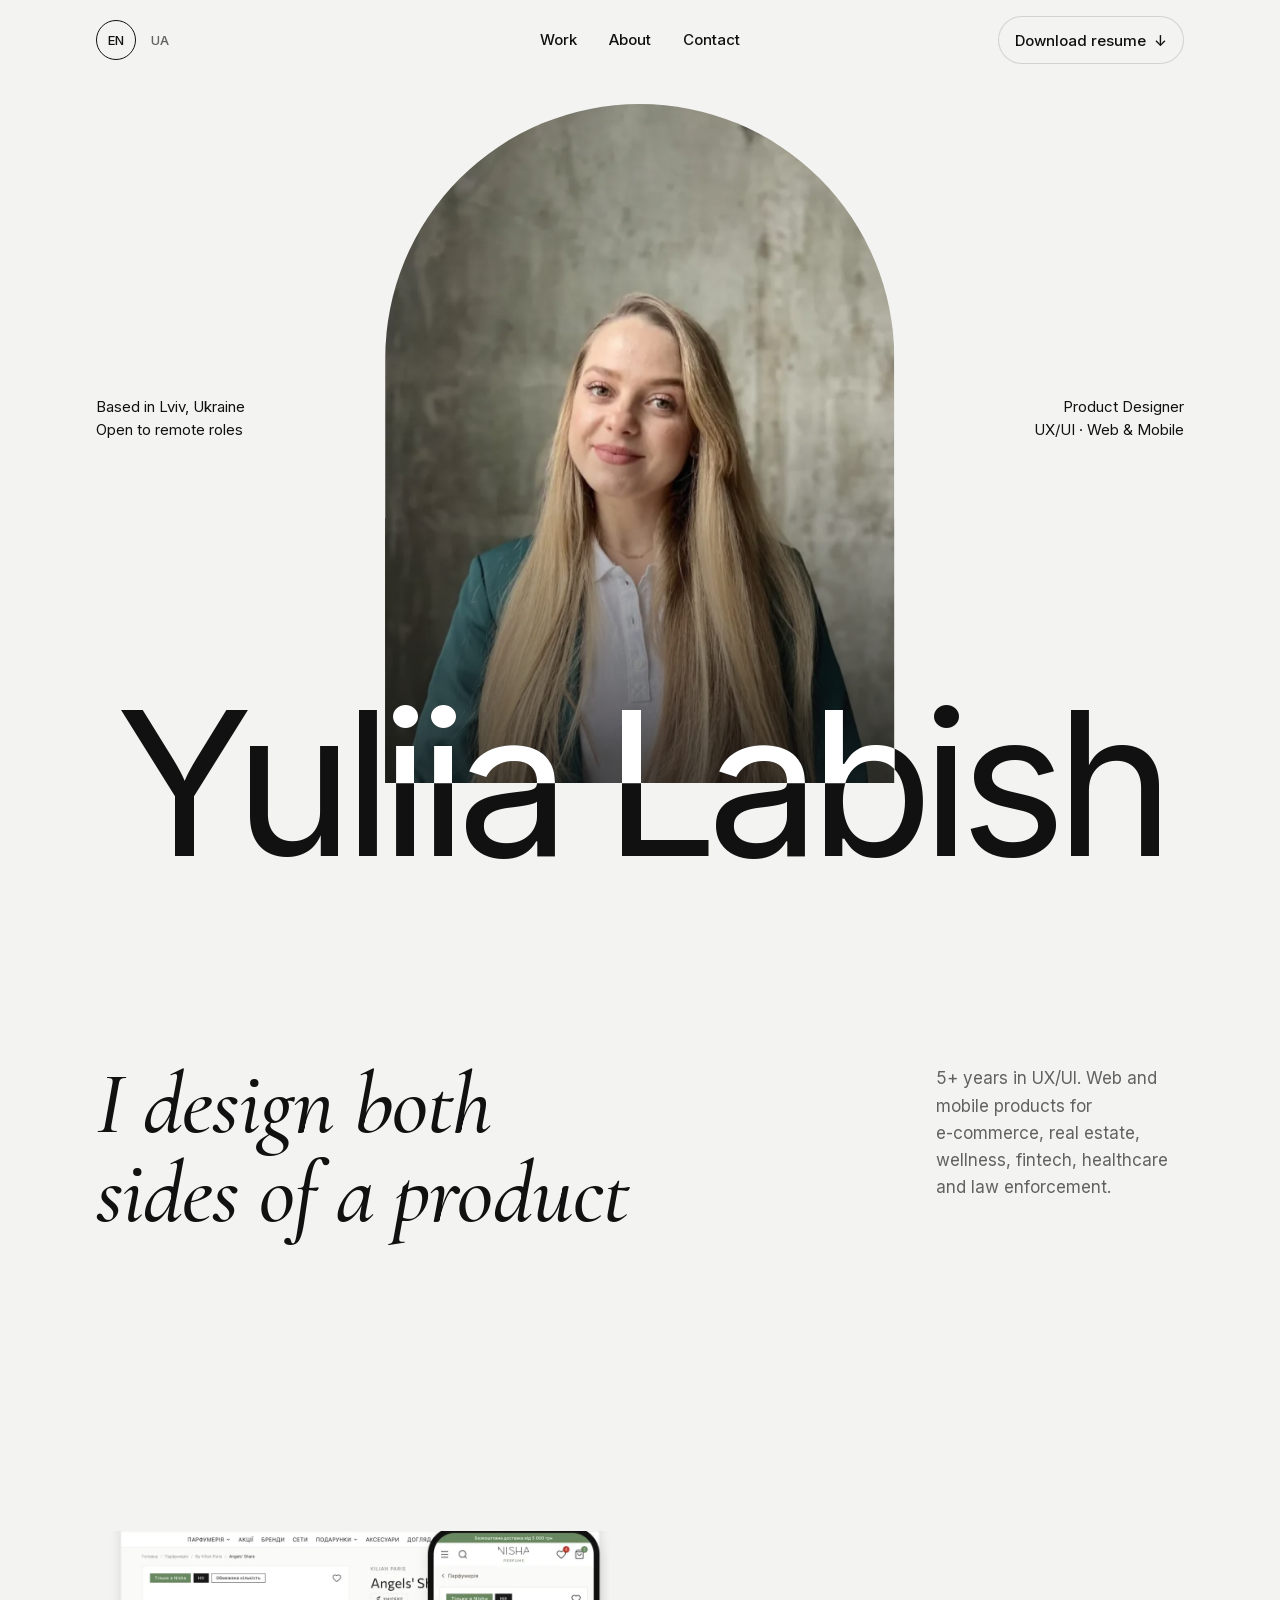
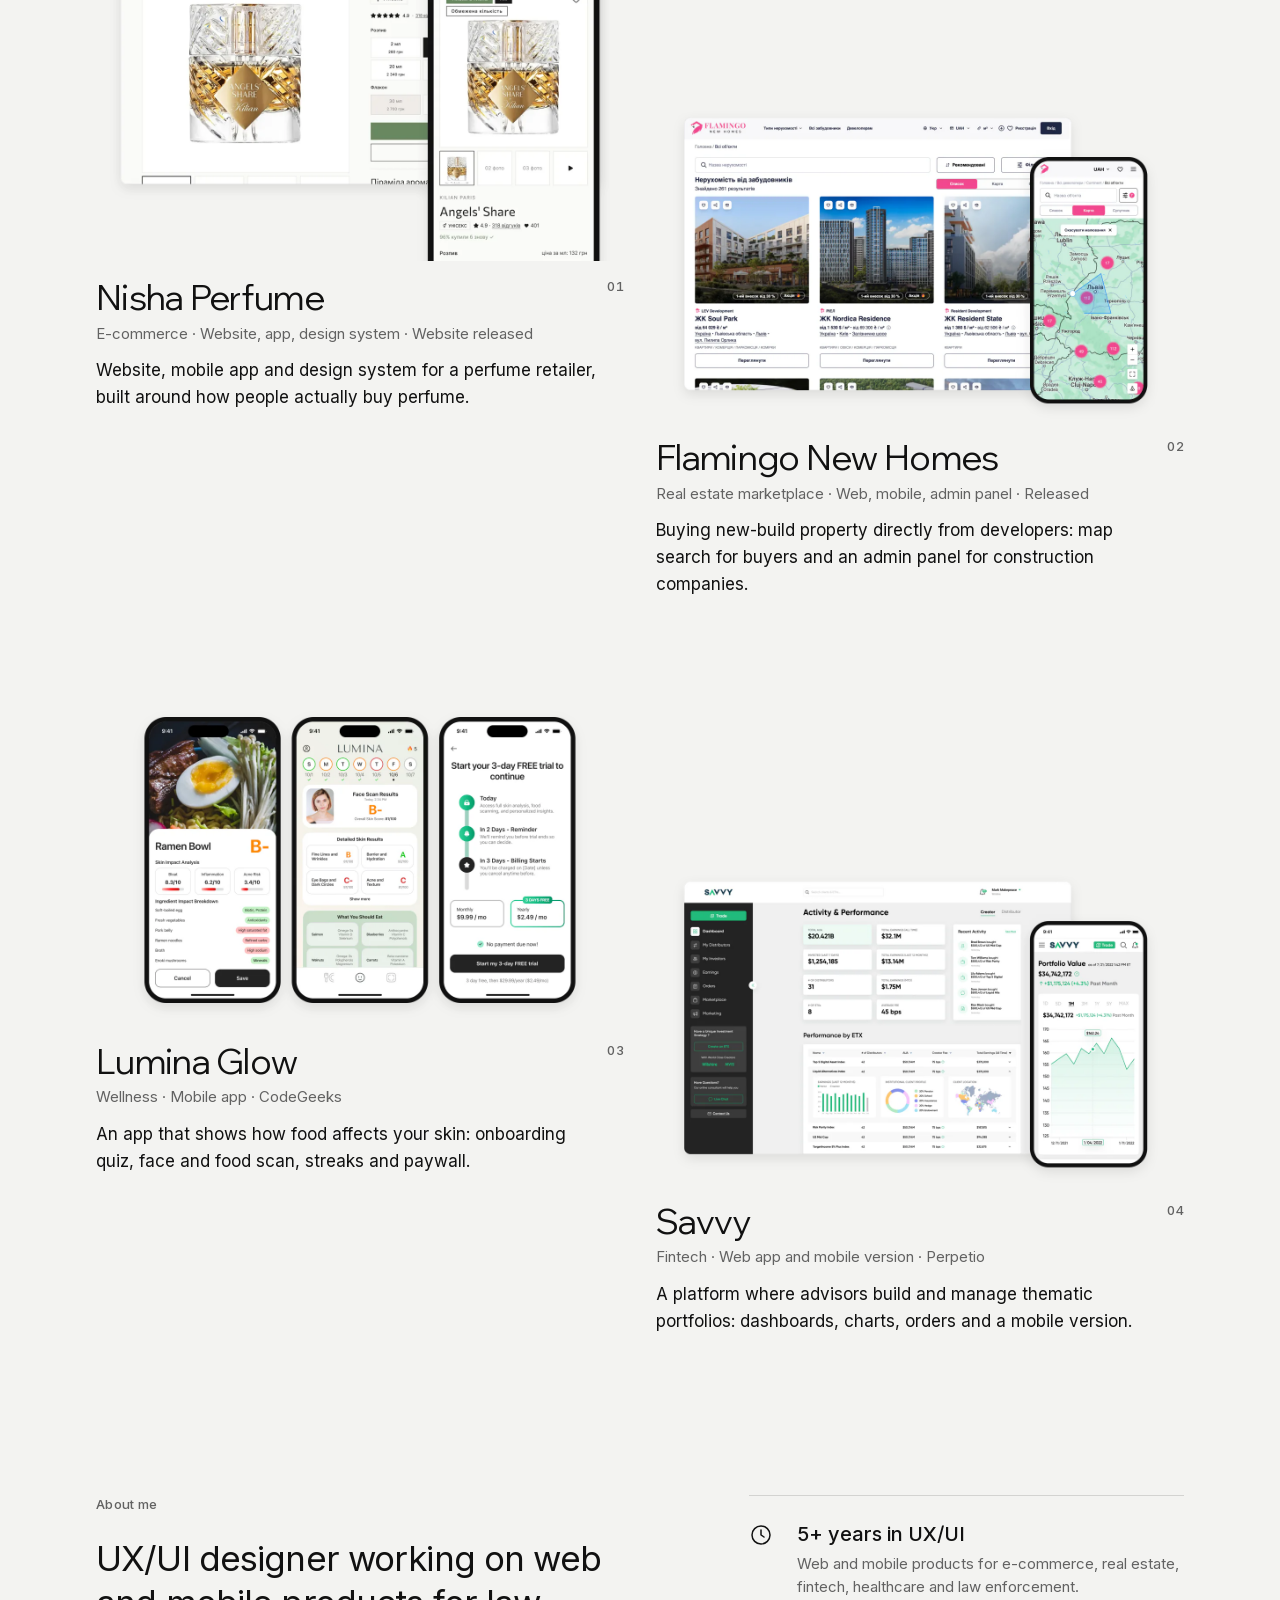
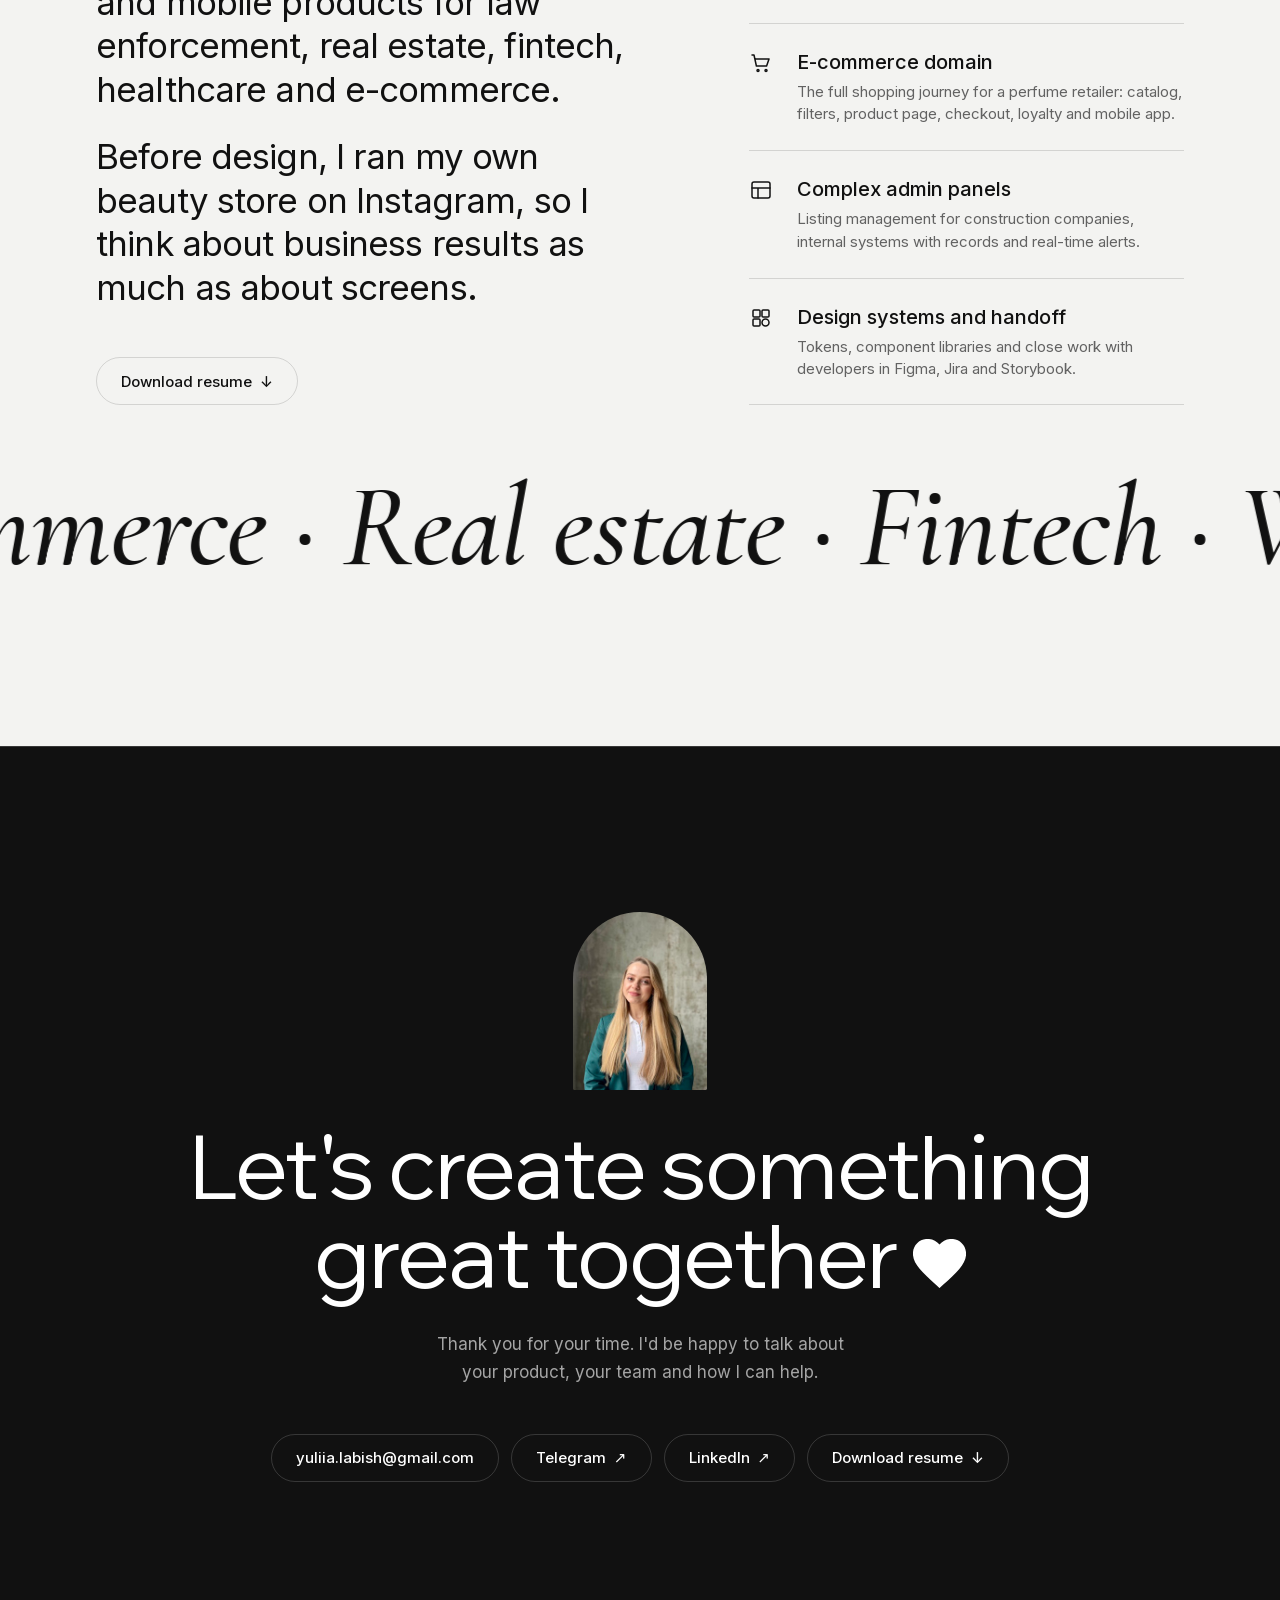
<file: index.html>
<!doctype html>
<html lang="en">
<head>
  <meta charset="utf-8">
  <meta name="viewport" content="width=device-width, initial-scale=1">
  <title>Yuliia Labish · Product Designer (UX/UI)</title>
  <meta name="description" content="Yuliia Labish, Product Designer (UX/UI) from Lviv. Web and mobile products: e-commerce, real estate, wellness and fintech.">
  <link rel="canonical" href="https://yuliialabish.com/">
  <link rel="alternate" hreflang="en" href="https://yuliialabish.com/">
  <link rel="alternate" hreflang="uk" href="https://yuliialabish.com/uk/">
  <link rel="alternate" hreflang="x-default" href="https://yuliialabish.com/">
  <script>
    document.documentElement.classList.add('js');
    // the loading screen plays only on the first visit; later pages and language switches open at once
    try { if (sessionStorage.getItem('yl-instant') || sessionStorage.getItem('yl-loaded')) document.documentElement.classList.add('no-curtain'); } catch (e) {}
    // phones: no loading screen at all, the page shows straight away
    if (window.innerWidth < 768) document.documentElement.classList.add('no-curtain');
    // safety net: never leave the loader on screen
    setTimeout(function () {
      var c = document.querySelector('.curtain'); if (c) c.classList.add('is-up');
      document.querySelectorAll('img').forEach(function (i) { if (i.naturalWidth) i.classList.add('is-loaded'); });
    }, 4000);
  </script>
  <link rel="icon" href="assets/img/brand/favicon-32.png" sizes="32x32" type="image/png">
  <link rel="apple-touch-icon" href="assets/img/brand/apple-touch-icon.png">
  <!-- link preview in messengers and LinkedIn: full https:// addresses -->
  <meta property="og:type" content="website">
  <meta property="og:locale" content="en_US">
  <meta property="og:title" content="Yuliia Labish · Product Designer (UX/UI)">
  <meta property="og:description" content="Yuliia Labish, Product Designer (UX/UI) from Lviv. Web and mobile products: e-commerce, real estate, wellness and fintech.">
  <meta property="og:url" content="https://yuliialabish.com/">
  <meta property="og:image" content="https://yuliialabish.com/assets/img/brand/og-image-v2.jpg">
  <meta property="og:image:width" content="2400">
  <meta property="og:image:height" content="1260">
  <meta property="og:image:alt" content="Yuliia Labish, Product Designer · UX/UI · Web &amp; Mobile">
  <meta name="twitter:card" content="summary_large_image">
  <link rel="preload" as="image" type="image/webp" imagesrcset="assets/img/photo/yuliia-labish-700.webp 700w, assets/img/photo/yuliia-labish.webp 1000w" imagesizes="(max-width: 767px) calc(100vw - 40px), min(44vw, 640px)" fetchpriority="high">
  <!-- fonts are served from this site: no request to Google -->
  <link rel="preload" href="assets/fonts/inter-latin.woff2" as="font" type="font/woff2" crossorigin>
  <link rel="stylesheet" href="assets/css/fonts.css">
  <link rel="stylesheet" href="assets/css/style.css">
</head>
<body>
  <div class="curtain" aria-hidden="true">
    <div class="curtain__inner"><span>Yuliia Labish</span><span class="curtain__count">0</span></div>
  </div>

  <a class="skip-link" href="#main">Skip to content</a>

  <header class="site-header">
    <div class="container site-header__inner">
      <button class="menu-toggle" type="button" aria-expanded="false" aria-controls="site-nav" data-open="Menu" data-close="Close">
        <span class="menu-toggle__dot" aria-hidden="true"></span><span class="menu-toggle__label">Menu</span>
      </button>
      <nav class="nav" id="site-nav" aria-label="Main">
        <div class="lang" aria-label="Language">
          <span aria-current="true">EN</span>
          <a href="uk/index.html" hreflang="uk" lang="uk" aria-label="Українська версія">UA</a>
        </div>
        <ul class="nav__list">
          <li><a href="#work">Work</a></li>
          <li><a href="#about">About</a></li>
          <li><a href="#contact">Contact</a></li>
        </ul>
      </nav>
      <a class="btn btn--small header-cv" href="assets/files/yuliia-labish-cv-en.pdf" download aria-label="Download resume (PDF)"><span class="header-cv__full">Download resume</span><span class="header-cv__short" aria-hidden="true">CV</span><span class="header-cv__arrow" aria-hidden="true">↓</span></a>
    </div>
  </header>

  <main id="main">
    <section class="hero" aria-labelledby="hero-title">
      <h1 class="visually-hidden" id="hero-title">Yuliia Labish, Product Designer (UX/UI)</h1>

      <div class="hero__photo">
        <picture><source type="image/webp" srcset="assets/img/photo/yuliia-labish-700.webp 700w, assets/img/photo/yuliia-labish.webp 1000w" sizes="(max-width: 767px) calc(100vw - 40px), min(44vw, 640px)"><img src="assets/img/photo/yuliia-labish.jpg" width="1000" height="1333" alt="Portrait of Yuliia Labish in a green blazer against a concrete wall." fetchpriority="high"></picture>
      </div>

      <div class="hero__meta">
        <p class="hero__loc">Based in Lviv, Ukraine<br>Open to remote roles</p>
        <p class="hero__role">Product Designer<br>UX/UI · Web &amp; Mobile</p>
      </div>

      <p class="hero__name" aria-hidden="true"><span>Yuliia</span> <span>Labish</span><span class="hero__name-light"><span>Yuliia</span> <span>Labish</span></span></p>
    </section>

    <section class="statement" aria-labelledby="statement-title" data-apart>
      <div class="container">
        <div class="grid statement__top">
          <h2 class="statement__title" id="statement-title">I design both sides of a product</h2>
          <p class="statement__side">5+ years in UX/UI. Web and mobile products for <span class="nowrap">e-commerce</span>, real estate, wellness, fintech, healthcare and law enforcement.</p>
        </div>
        <div class="grid statement__pair">
          <div class="statement__half statement__half--l"><p class="statement__tag">For customers</p><p class="statement__phrase">The experience customers enjoy</p></div>
          <div class="statement__half statement__half--r"><p class="statement__tag">For teams</p><p class="statement__phrase">The tools teams rely on</p></div>
        </div>
      </div>
    </section>

    <section class="work" id="work" aria-labelledby="work-title">
      <div class="container">
        <h2 class="visually-hidden" id="work-title">Selected work</h2>

        <ul class="cards">
          <li class="card">
            <div class="card__media">
              <picture><source media="(max-width: 767px)" srcset="assets/img/cases/nisha-perfume-m.webp 1200w, assets/img/cases/nisha-perfume-m-2x.webp 2400w" sizes="100vw" width="1200" height="1000"><img src="assets/img/cases/nisha-perfume.webp" srcset="assets/img/cases/nisha-perfume.webp 1200w, assets/img/cases/nisha-perfume-2x.webp 2400w" sizes="(min-width: 768px) 50vw, 100vw" width="1200" height="750" alt="Nisha Perfume product page for Angels' Share on desktop and mobile: volume options from 2 ml, rating and add-to-cart." loading="lazy"></picture>
            </div>
            <div class="card__body reveal-up">
              <h3 class="card__title"><a href="cases/nisha-perfume.html">Nisha Perfume</a></h3>
              <span class="card__index" aria-hidden="true">01</span>
              <p class="card__type"><span class="nowrap">E-commerce</span> · Website, app, design system · Website released</p>
              <p class="card__text">Website, mobile app and design system for a perfume retailer, built around how people actually buy perfume.</p>
            </div>
          </li>

          <li class="card">
            <div class="card__media">
              <picture><source media="(max-width: 767px)" srcset="assets/img/cases/flamingo-new-homes-m.webp 1200w, assets/img/cases/flamingo-new-homes-m-2x.webp 2400w" sizes="100vw" width="1200" height="1000"><img src="assets/img/cases/flamingo-new-homes.webp" srcset="assets/img/cases/flamingo-new-homes.webp 1200w, assets/img/cases/flamingo-new-homes-2x.webp 2400w" sizes="(min-width: 768px) 50vw, 100vw" width="1200" height="750" alt="Flamingo New Homes on desktop and mobile: the live catalog with complexes Soul Park, Nordica Residence and Resident State, and a map on a phone with a search area drawn around Lviv." loading="lazy"></picture>
            </div>
            <div class="card__body reveal-up">
              <h3 class="card__title"><a href="cases/flamingo-new-homes.html">Flamingo New Homes</a></h3>
              <span class="card__index" aria-hidden="true">02</span>
              <p class="card__type">Real estate marketplace · Web, mobile, admin panel · Released</p>
              <p class="card__text">Buying new-build property directly from developers: map search for buyers and an admin panel for construction companies.</p>
            </div>
          </li>

          <li class="card">
            <div class="card__media">
              <picture><source media="(max-width: 767px)" srcset="assets/img/cases/lumina-glow-m.webp 1200w, assets/img/cases/lumina-glow-m-2x.webp 2400w" sizes="100vw" width="1200" height="1000"><img src="assets/img/cases/lumina-glow.webp" srcset="assets/img/cases/lumina-glow.webp 1200w, assets/img/cases/lumina-glow-2x.webp 2400w" sizes="(min-width: 768px) 50vw, 100vw" width="1200" height="750" alt="Lumina Glow on three phones: a ramen bowl scan with a B- grade, the skin dashboard with face scan results, and the 3-day free trial paywall." loading="lazy"></picture>
            </div>
            <div class="card__body reveal-up">
              <h3 class="card__title"><a href="cases/lumina-glow.html">Lumina Glow</a></h3>
              <span class="card__index" aria-hidden="true">03</span>
              <p class="card__type">Wellness · Mobile app · CodeGeeks</p>
              <p class="card__text">An app that shows how food affects your skin: onboarding quiz, face and food scan, streaks and paywall.</p>
            </div>
          </li>

          <li class="card">
            <div class="card__media">
              <picture><source media="(max-width: 767px)" srcset="assets/img/cases/savvy-m.webp 1200w, assets/img/cases/savvy-m-2x.webp 2400w" sizes="100vw" width="1200" height="1000"><img src="assets/img/cases/savvy.webp" srcset="assets/img/cases/savvy.webp 1200w, assets/img/cases/savvy-2x.webp 2400w" sizes="(min-width: 768px) 50vw, 100vw" width="1200" height="750" alt="Savvy on a desktop screen and a phone: the creator dashboard with earnings, recent trades and performance by ETX, and a mobile dashboard." loading="lazy"></picture>
            </div>
            <div class="card__body reveal-up">
              <h3 class="card__title"><a href="cases/savvy.html">Savvy</a></h3>
              <span class="card__index" aria-hidden="true">04</span>
              <p class="card__type">Fintech · Web app and mobile version · Perpetio</p>
              <p class="card__text">A platform where advisors build and manage thematic portfolios: dashboards, charts, orders and a mobile version.</p>
            </div>
          </li>
        </ul>
      </div>
    </section>

    <section class="about" id="about" aria-labelledby="about-title">
      <div class="container grid about__grid">
        <div class="about__intro reveal-up">
          <h2 class="label" id="about-title">About me</h2>
          <div class="about__text">
            <p class="about__lead">UX/UI designer working on web and mobile products for law enforcement, real estate, fintech, healthcare and <span class="nowrap">e-commerce</span>.</p>
            <p class="about__lead">Before design, I ran my own beauty store on Instagram, so I think about business results as much as about screens.</p>
          </div>
          <div class="about__actions"><a class="btn" href="assets/files/yuliia-labish-cv-en.pdf" download>Download resume<span aria-hidden="true">↓</span></a></div>
        </div>
        <ul class="strengths" data-list>
          <li><strong>5+ years in UX/UI</strong><span>Web and mobile products for <span class="nowrap">e-commerce</span>, real estate, fintech, healthcare and law enforcement.</span></li>
          <li><strong><span class="nowrap">E-commerce</span> domain</strong><span>The full shopping journey for a perfume retailer: catalog, filters, product page, checkout, loyalty and mobile app.</span></li>
          <li><strong>Complex admin panels</strong><span>Listing management for construction companies, internal systems with records and real-time alerts.</span></li>
          <li><strong>Design systems and handoff</strong><span>Tokens, component libraries and close work with developers in Figma, Jira and Storybook.</span></li>
        </ul>
      </div>
    </section>

    <div class="ticker" aria-hidden="true">
      <div class="marquee" data-marquee="0.8">
        <span class="marquee__item">E-commerce · Real estate · Fintech · Wellness · Healthcare · Law enforcement · Social apps ·</span>
      </div>
    </div>
  </main>

  <footer class="site-footer" id="contact">
    <div class="container">
      <div class="footer__head">
        <img class="footer__avatar" src="assets/img/photo/yuliia-labish-avatar.jpg" width="144" height="192" alt="" loading="lazy">
        <h2 class="footer__title">Let's create something <span class="footer__pair">great <span class="nowrap">together <span class="footer__heart" aria-hidden="true"></span></span></span></h2>
      </div>
      <p class="footer__note">Thank you for your time. I'd be happy to talk about your product, your team and how I can help.</p>
      <ul class="contacts">
        <li><a class="btn btn--dark" href="mailto:yuliia.labish@gmail.com">yuliia.labish@gmail.com</a></li>
        <li><a class="btn btn--dark" href="https://t.me/yulia_labish" target="_blank" rel="noopener">Telegram<span aria-hidden="true">↗</span></a></li>
        <li><a class="btn btn--dark" href="https://www.linkedin.com/in/yuliia-labish" target="_blank" rel="noopener">LinkedIn<span aria-hidden="true">↗</span></a></li>
        <li><a class="btn btn--dark" href="assets/files/yuliia-labish-cv-en.pdf" download>Download resume<span aria-hidden="true">↓</span></a></li>
      </ul>
    </div>
  </footer>

  <a class="float-cta" href="#contact">Get in touch</a>
  <div class="cursor" aria-hidden="true">View</div>

  <script src="assets/js/main.js" defer></script>
</body>
</html>
</file>
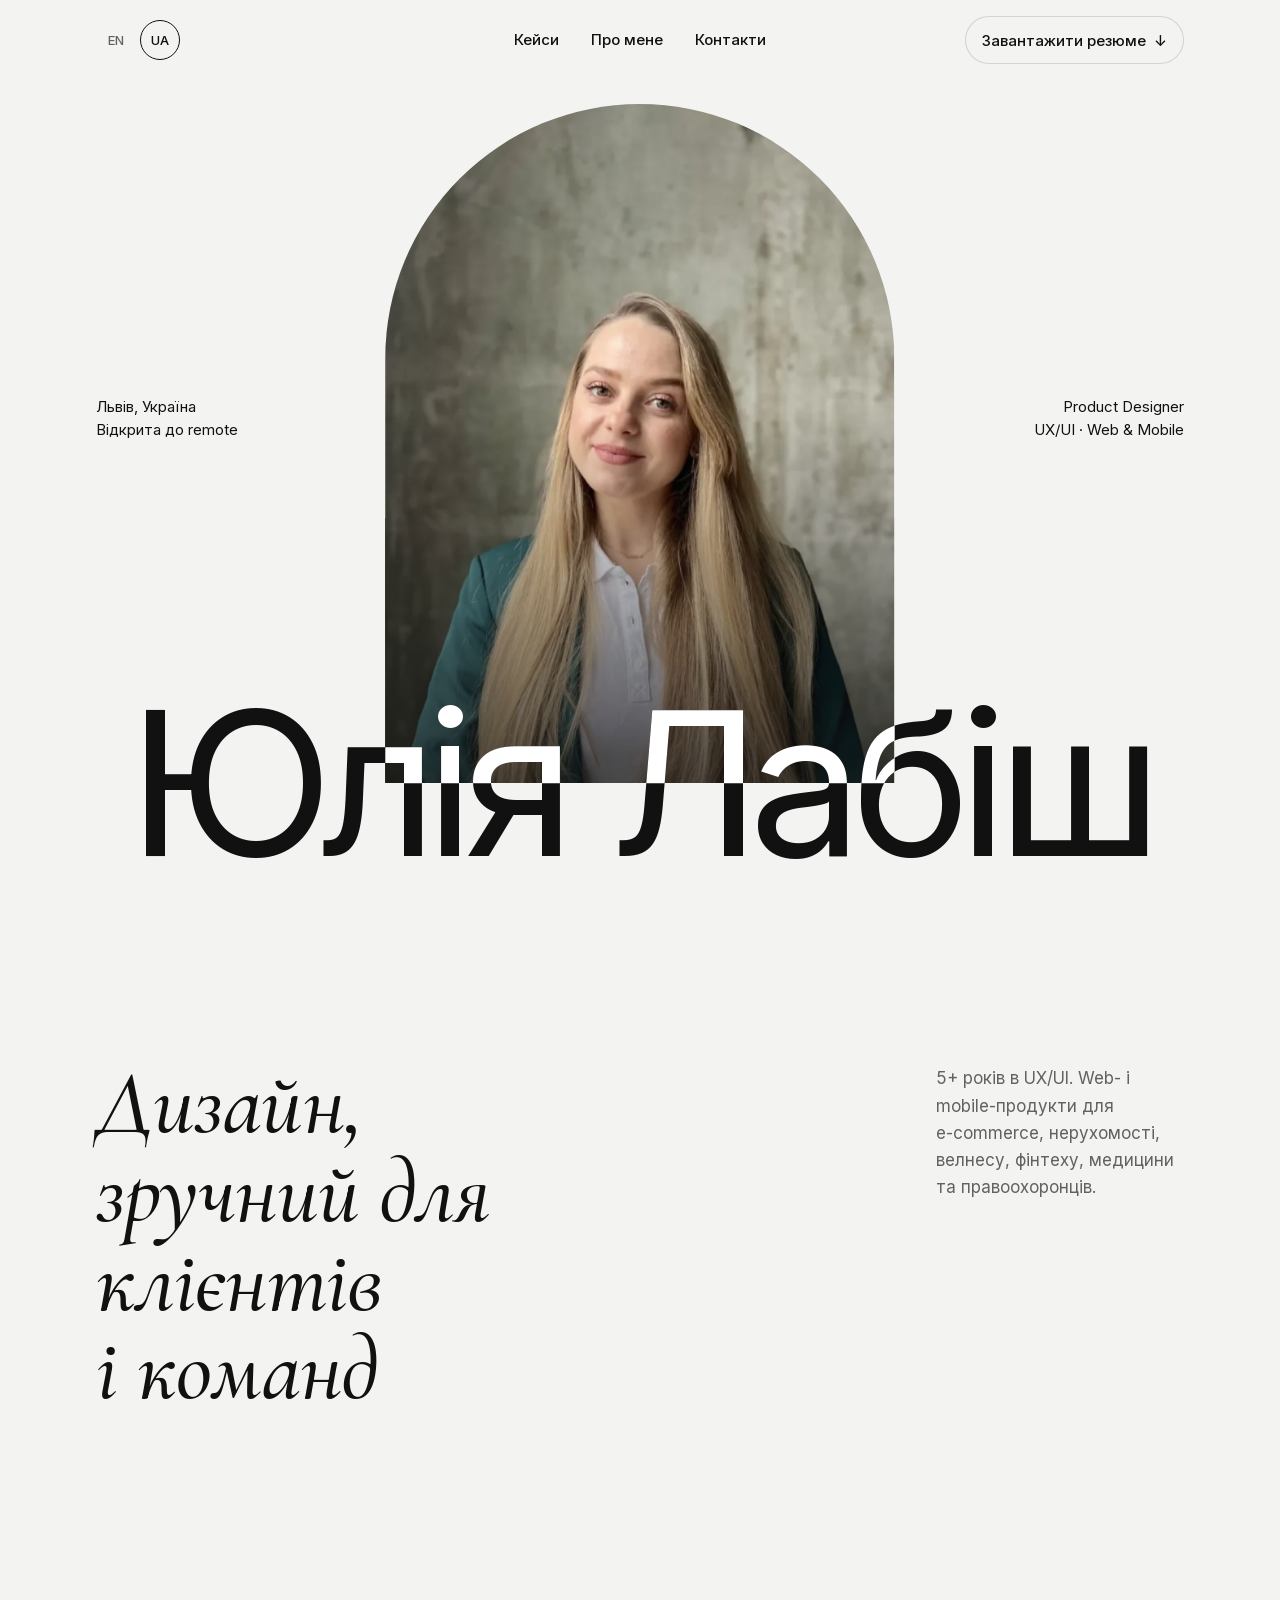
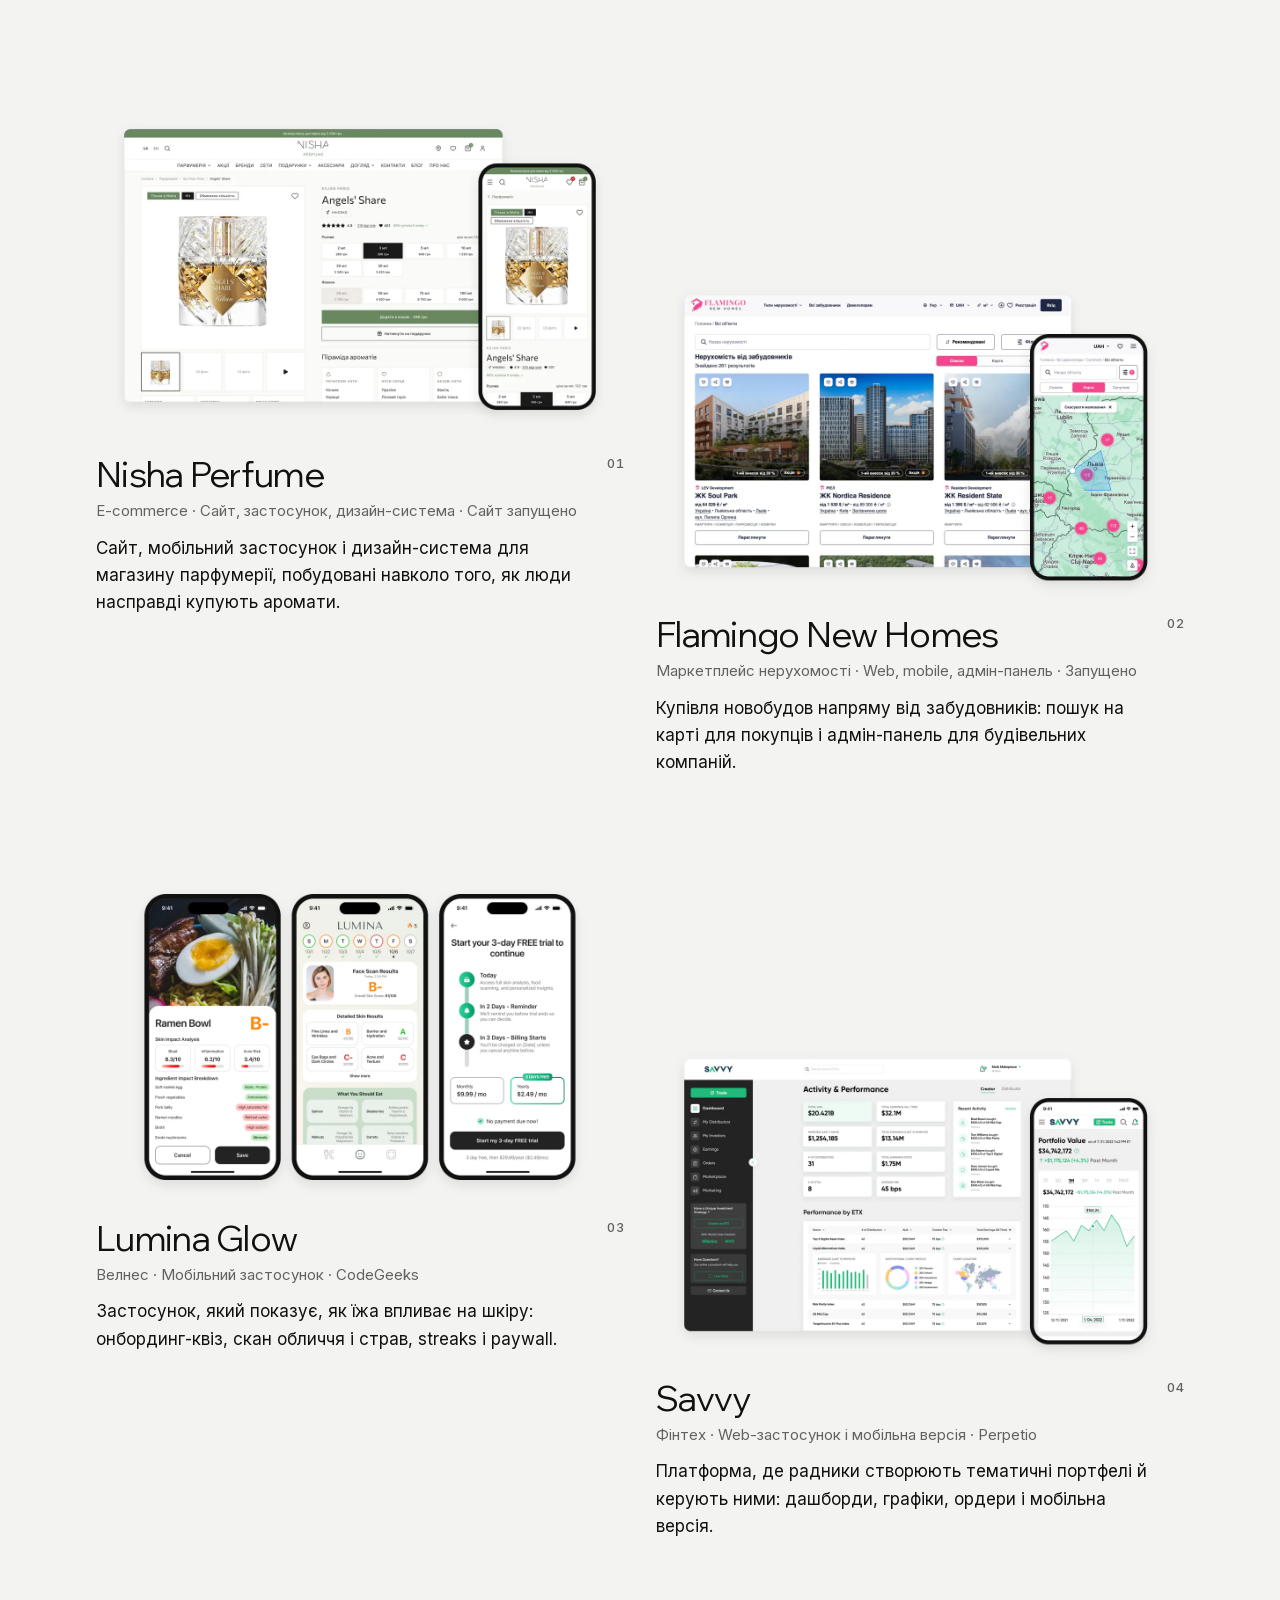
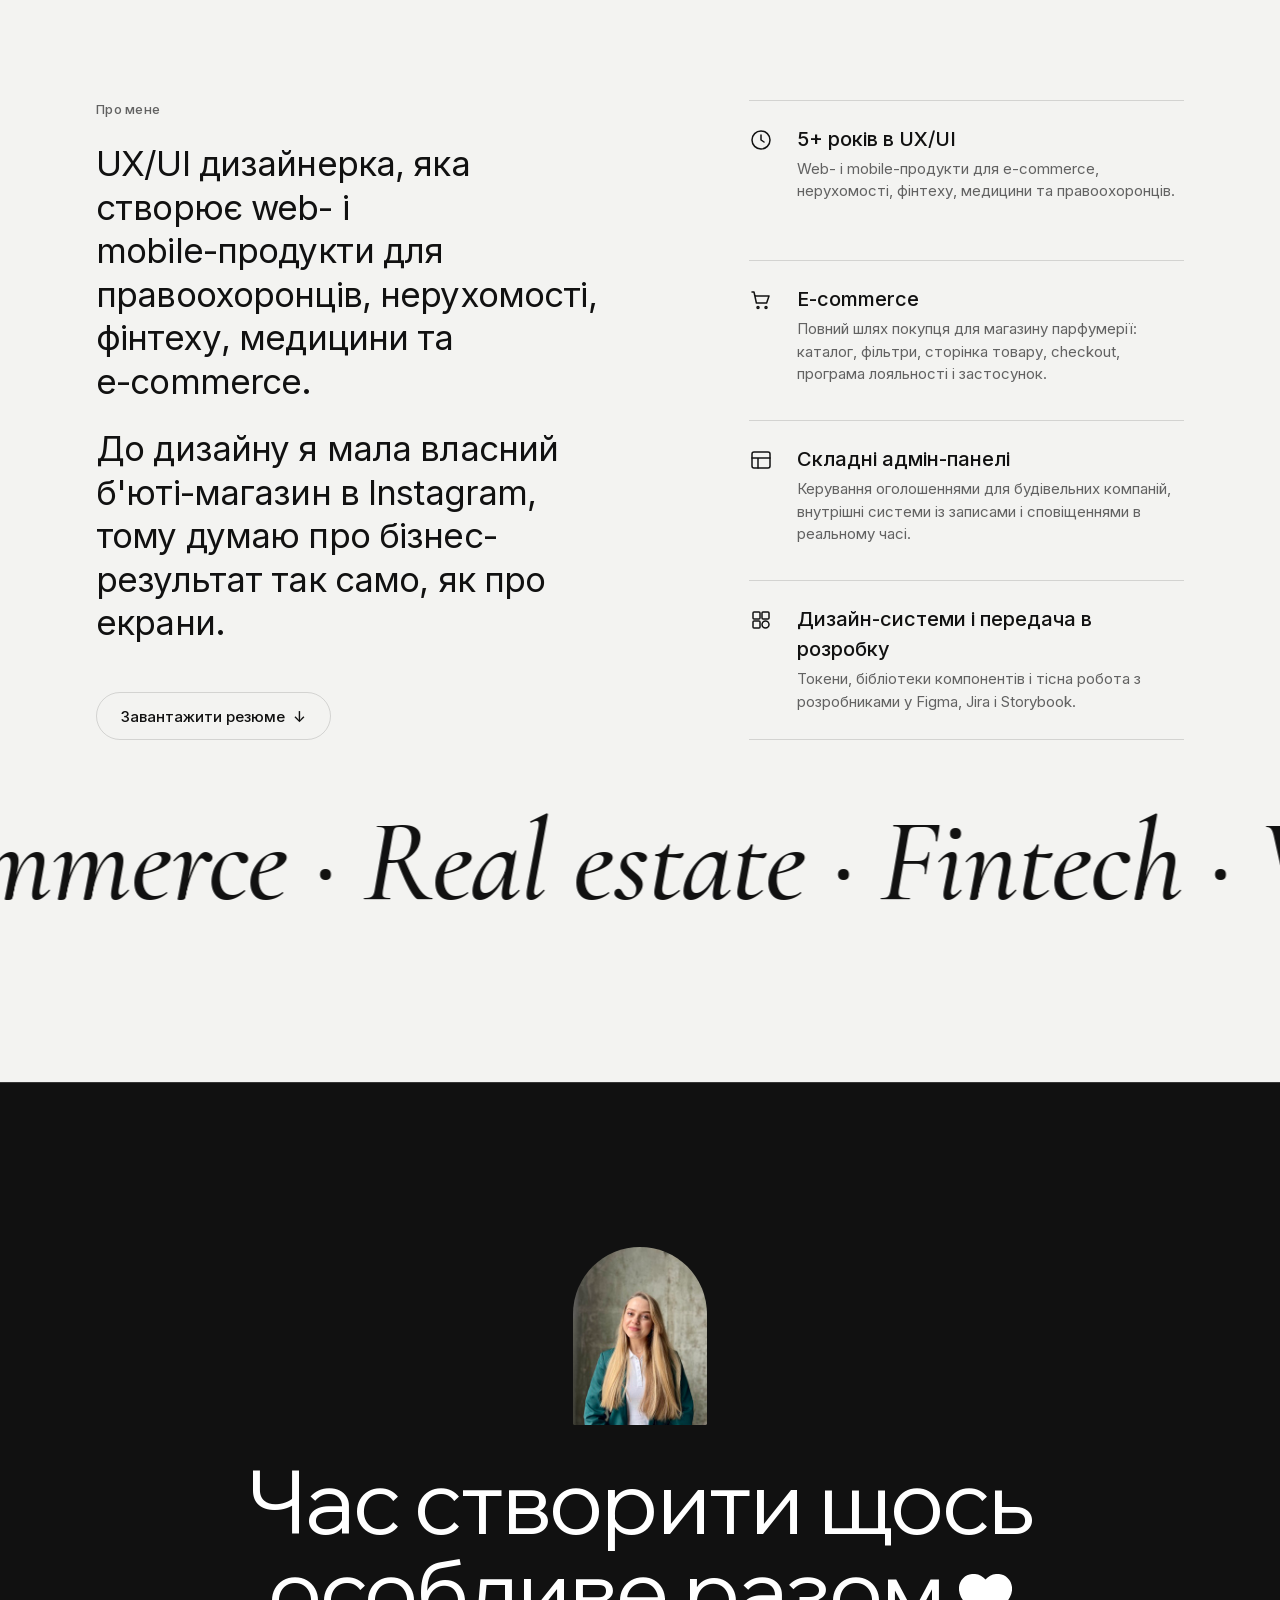
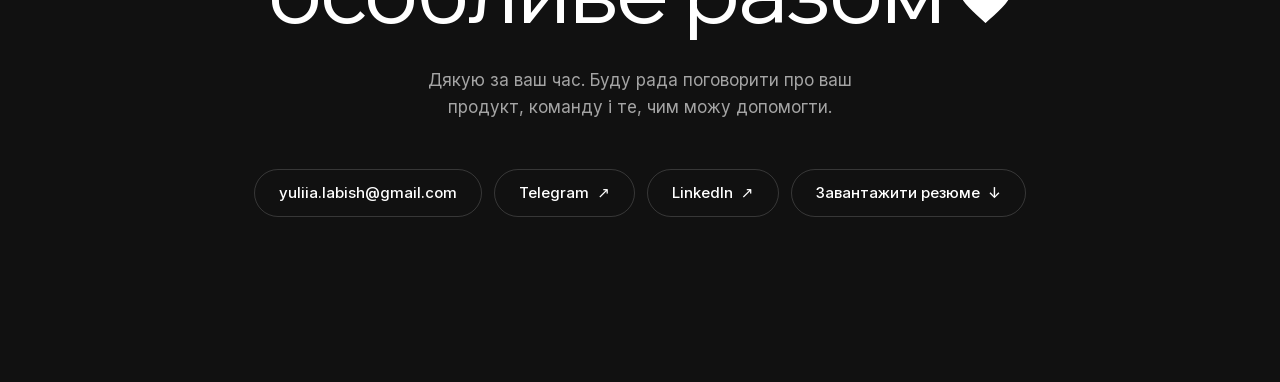
<file: uk/index.html>
<!doctype html>
<html lang="uk">
<head>
  <meta charset="utf-8">
  <meta name="viewport" content="width=device-width, initial-scale=1">
  <title>Юлія Лабіш · Product Designer (UX/UI)</title>
  <meta name="description" content="Юлія Лабіш, Product Designer (UX/UI) зі Львова. Web- і mobile-продукти: e-commerce, нерухомість, велнес і фінтех.">
  <link rel="canonical" href="https://yuliialabish.com/uk/">
  <link rel="alternate" hreflang="en" href="https://yuliialabish.com/">
  <link rel="alternate" hreflang="uk" href="https://yuliialabish.com/uk/">
  <link rel="alternate" hreflang="x-default" href="https://yuliialabish.com/">
  <script>
    document.documentElement.classList.add('js');
    // the loading screen plays only on the first visit; later pages and language switches open at once
    try { if (sessionStorage.getItem('yl-instant') || sessionStorage.getItem('yl-loaded')) document.documentElement.classList.add('no-curtain'); } catch (e) {}
    // phones: no loading screen at all, the page shows straight away
    if (window.innerWidth < 768) document.documentElement.classList.add('no-curtain');
    // safety net: never leave the loader on screen
    setTimeout(function () {
      var c = document.querySelector('.curtain'); if (c) c.classList.add('is-up');
      document.querySelectorAll('img').forEach(function (i) { if (i.naturalWidth) i.classList.add('is-loaded'); });
    }, 4000);
  </script>
  <link rel="icon" href="../assets/img/brand/favicon-32.png" sizes="32x32" type="image/png">
  <link rel="apple-touch-icon" href="../assets/img/brand/apple-touch-icon.png">
  <!-- link preview in messengers and LinkedIn: full https:// addresses -->
  <meta property="og:type" content="website">
  <meta property="og:locale" content="uk_UA">
  <meta property="og:title" content="Юлія Лабіш · Product Designer (UX/UI)">
  <meta property="og:description" content="Юлія Лабіш, Product Designer (UX/UI) зі Львова. Web- і mobile-продукти: e-commerce, нерухомість, велнес і фінтех.">
  <meta property="og:url" content="https://yuliialabish.com/uk/">
  <meta property="og:image" content="https://yuliialabish.com/assets/img/brand/og-image-v2.jpg">
  <meta property="og:image:width" content="2400">
  <meta property="og:image:height" content="1260">
  <meta property="og:image:alt" content="Yuliia Labish, Product Designer · UX/UI · Web &amp; Mobile">
  <meta name="twitter:card" content="summary_large_image">
  <link rel="preload" as="image" type="image/webp" imagesrcset="../assets/img/photo/yuliia-labish-700.webp 700w, ../assets/img/photo/yuliia-labish.webp 1000w" imagesizes="(max-width: 767px) calc(100vw - 40px), min(44vw, 640px)" fetchpriority="high">
  <!-- fonts are served from this site: no request to Google -->
  <link rel="preload" href="../assets/fonts/inter-cyrillic.woff2" as="font" type="font/woff2" crossorigin>
  <link rel="preload" href="../assets/fonts/inter-latin.woff2" as="font" type="font/woff2" crossorigin>
  <link rel="stylesheet" href="../assets/css/fonts.css">
  <link rel="stylesheet" href="../assets/css/style.css">
</head>
<body>
  <div class="curtain" aria-hidden="true">
    <div class="curtain__inner"><span>Юлія Лабіш</span><span class="curtain__count">0</span></div>
  </div>

  <a class="skip-link" href="#main">Перейти до змісту</a>

  <header class="site-header">
    <div class="container site-header__inner">
      <button class="menu-toggle" type="button" aria-expanded="false" aria-controls="site-nav" data-open="Меню" data-close="Закрити">
        <span class="menu-toggle__dot" aria-hidden="true"></span><span class="menu-toggle__label">Меню</span>
      </button>
      <nav class="nav" id="site-nav" aria-label="Головне меню">
        <div class="lang" aria-label="Мова">
          <a href="../index.html" hreflang="en" lang="en" aria-label="English version">EN</a>
          <span aria-current="true">UA</span>
        </div>
        <ul class="nav__list">
          <li><a href="#work">Кейси</a></li>
          <li><a href="#about">Про мене</a></li>
          <li><a href="#contact">Контакти</a></li>
        </ul>
      </nav>
      <a class="btn btn--small header-cv" href="../assets/files/yuliia-labish-cv-ua.pdf" download aria-label="Завантажити резюме (PDF)"><span class="header-cv__full">Завантажити резюме</span><span class="header-cv__short" aria-hidden="true">CV</span><span class="header-cv__arrow" aria-hidden="true">↓</span></a>
    </div>
  </header>

  <main id="main">
    <section class="hero" aria-labelledby="hero-title">
      <h1 class="visually-hidden" id="hero-title">Юлія Лабіш, Product Designer (UX/UI)</h1>

      <div class="hero__photo">
        <picture><source type="image/webp" srcset="../assets/img/photo/yuliia-labish-700.webp 700w, ../assets/img/photo/yuliia-labish.webp 1000w" sizes="(max-width: 767px) calc(100vw - 40px), min(44vw, 640px)"><img src="../assets/img/photo/yuliia-labish.jpg" width="1000" height="1333" alt="Портрет Юлії Лабіш у зеленому жакеті на тлі бетонної стіни." fetchpriority="high"></picture>
      </div>

      <div class="hero__meta">
        <p class="hero__loc">Львів, Україна<br>Відкрита до remote</p>
        <p class="hero__role">Product Designer<br>UX/UI · Web &amp; Mobile</p>
      </div>

      <p class="hero__name" aria-hidden="true"><span>Юлія</span> <span>Лабіш</span><span class="hero__name-light"><span>Юлія</span> <span>Лабіш</span></span></p>
    </section>

    <section class="statement" aria-labelledby="statement-title" data-apart>
      <div class="container">
        <div class="grid statement__top">
          <h2 class="statement__title" id="statement-title">Дизайн, зручний для клієнтів і&nbsp;команд</h2>
          <p class="statement__side">5+ років в UX/UI. <span class="nowrap">Web-</span> і <span class="nowrap">mobile-продукти</span> для <span class="nowrap">e-commerce</span>, нерухомості, велнесу, фінтеху, медицини та правоохоронців.</p>
        </div>
        <div class="grid statement__pair">
          <div class="statement__half statement__half--l"><p class="statement__tag">Для клієнтів</p><p class="statement__phrase">Досвід, який подобається клієнтам</p></div>
          <div class="statement__half statement__half--r"><p class="statement__tag">Для команд</p><p class="statement__phrase">Інструменти, на які покладаються команди</p></div>
        </div>
      </div>
    </section>

    <section class="work" id="work" aria-labelledby="work-title">
      <div class="container">
        <h2 class="visually-hidden" id="work-title">Вибрані роботи</h2>

        <ul class="cards">
          <li class="card">
            <div class="card__media">
              <picture><source media="(max-width: 767px)" srcset="../assets/img/cases/nisha-perfume-m.webp 1200w, ../assets/img/cases/nisha-perfume-m-2x.webp 2400w" sizes="100vw" width="1200" height="1000"><img src="../assets/img/cases/nisha-perfume.webp" srcset="../assets/img/cases/nisha-perfume.webp 1200w, ../assets/img/cases/nisha-perfume-2x.webp 2400w" sizes="(min-width: 768px) 50vw, 100vw" width="1200" height="750" alt="Сторінка товару Angels' Share у Nisha Perfume на десктопі й телефоні: вибір об'єму від 2 мл, рейтинг і кнопка «Додати в кошик»." loading="lazy"></picture>
            </div>
            <div class="card__body reveal-up">
              <h3 class="card__title"><a href="cases/nisha-perfume.html">Nisha Perfume</a></h3>
              <span class="card__index" aria-hidden="true">01</span>
              <p class="card__type"><span class="nowrap">E-commerce</span> · Сайт, застосунок, <span class="nowrap">дизайн-система</span> · Сайт запущено</p>
              <p class="card__text">Сайт, мобільний застосунок і <span class="nowrap">дизайн-система</span> для магазину парфумерії, побудовані навколо того, як люди насправді купують аромати.</p>
            </div>
          </li>

          <li class="card">
            <div class="card__media">
              <picture><source media="(max-width: 767px)" srcset="../assets/img/cases/flamingo-new-homes-m.webp 1200w, ../assets/img/cases/flamingo-new-homes-m-2x.webp 2400w" sizes="100vw" width="1200" height="1000"><img src="../assets/img/cases/flamingo-new-homes.webp" srcset="../assets/img/cases/flamingo-new-homes.webp 1200w, ../assets/img/cases/flamingo-new-homes-2x.webp 2400w" sizes="(min-width: 768px) 50vw, 100vw" width="1200" height="750" alt="Flamingo New Homes на десктопі й телефоні: каталог на живому сайті з ЖК Soul Park, Nordica Residence і Resident State та мапа на телефоні з намальованою зоною пошуку навколо Львова." loading="lazy"></picture>
            </div>
            <div class="card__body reveal-up">
              <h3 class="card__title"><a href="cases/flamingo-new-homes.html">Flamingo New Homes</a></h3>
              <span class="card__index" aria-hidden="true">02</span>
              <p class="card__type">Маркетплейс нерухомості · Web, mobile, <span class="nowrap">адмін-панель</span> · Запущено</p>
              <p class="card__text">Купівля новобудов напряму від забудовників: пошук на карті для покупців і <span class="nowrap">адмін-панель</span> для будівельних компаній.</p>
            </div>
          </li>

          <li class="card">
            <div class="card__media">
              <picture><source media="(max-width: 767px)" srcset="../assets/img/cases/lumina-glow-m.webp 1200w, ../assets/img/cases/lumina-glow-m-2x.webp 2400w" sizes="100vw" width="1200" height="1000"><img src="../assets/img/cases/lumina-glow.webp" srcset="../assets/img/cases/lumina-glow.webp 1200w, ../assets/img/cases/lumina-glow-2x.webp 2400w" sizes="(min-width: 768px) 50vw, 100vw" width="1200" height="750" alt="Lumina Glow на трьох телефонах: скан рамену з оцінкою B-, дашборд шкіри з результатами скану обличчя і пейвол із 3-денним безкоштовним періодом." loading="lazy"></picture>
            </div>
            <div class="card__body reveal-up">
              <h3 class="card__title"><a href="cases/lumina-glow.html">Lumina Glow</a></h3>
              <span class="card__index" aria-hidden="true">03</span>
              <p class="card__type">Велнес · Мобільний застосунок · CodeGeeks</p>
              <p class="card__text">Застосунок, який показує, як їжа впливає на шкіру: онбординг-квіз, скан обличчя і страв, streaks і paywall.</p>
            </div>
          </li>

          <li class="card">
            <div class="card__media">
              <picture><source media="(max-width: 767px)" srcset="../assets/img/cases/savvy-m.webp 1200w, ../assets/img/cases/savvy-m-2x.webp 2400w" sizes="100vw" width="1200" height="1000"><img src="../assets/img/cases/savvy.webp" srcset="../assets/img/cases/savvy.webp 1200w, ../assets/img/cases/savvy-2x.webp 2400w" sizes="(min-width: 768px) 50vw, 100vw" width="1200" height="750" alt="Savvy на екрані комп’ютера і телефоні: дашборд творця з заробітком, останніми угодами й результатами за ETX і мобільний дашборд." loading="lazy"></picture>
            </div>
            <div class="card__body reveal-up">
              <h3 class="card__title"><a href="cases/savvy.html">Savvy</a></h3>
              <span class="card__index" aria-hidden="true">04</span>
              <p class="card__type">Фінтех · <span class="nowrap">Web-</span>застосунок і мобільна версія · Perpetio</p>
              <p class="card__text">Платформа, де радники створюють тематичні портфелі й керують ними: дашборди, графіки, ордери і мобільна версія.</p>
            </div>
          </li>
        </ul>
      </div>
    </section>

    <section class="about" id="about" aria-labelledby="about-title">
      <div class="container grid about__grid">
        <div class="about__intro reveal-up">
          <h2 class="label" id="about-title">Про мене</h2>
          <div class="about__text">
            <p class="about__lead">UX/UI дизайнерка, яка створює <span class="nowrap">web-</span> і <span class="nowrap">mobile-продукти</span> для правоохоронців, нерухомості, фінтеху, медицини та <span class="nowrap">e-commerce</span>.</p>
            <p class="about__lead">До дизайну я мала власний <span class="nowrap">б'юті-магазин</span> в Instagram, тому думаю про бізнес-результат так само, як про екрани.</p>
          </div>
          <div class="about__actions"><a class="btn" href="../assets/files/yuliia-labish-cv-ua.pdf" download>Завантажити резюме<span aria-hidden="true">↓</span></a></div>
        </div>
        <ul class="strengths" data-list>
          <li><strong>5+ років в UX/UI</strong><span>Web- і <span class="nowrap">mobile-продукти</span> для <span class="nowrap">e-commerce</span>, нерухомості, фінтеху, медицини та правоохоронців.</span></li>
          <li><strong><span class="nowrap">E-commerce</span></strong><span>Повний шлях покупця для магазину парфумерії: каталог, фільтри, сторінка товару, checkout, програма лояльності і застосунок.</span></li>
          <li><strong>Складні <span class="nowrap">адмін-панелі</span></strong><span>Керування оголошеннями для будівельних компаній, внутрішні системи із записами і сповіщеннями в реальному часі.</span></li>
          <li><strong>Дизайн-системи і передача в розробку</strong><span>Токени, бібліотеки компонентів і тісна робота з розробниками у Figma, Jira і Storybook.</span></li>
        </ul>
      </div>
    </section>

    <div class="ticker" aria-hidden="true">
      <div class="marquee" data-marquee="0.8">
        <span class="marquee__item" lang="en">E-commerce · Real estate · Fintech · Wellness · Healthcare · Law enforcement · Social apps ·</span>
      </div>
    </div>
  </main>

  <footer class="site-footer" id="contact">
    <div class="container">
      <div class="footer__head">
        <img class="footer__avatar" src="../assets/img/photo/yuliia-labish-avatar.jpg" width="144" height="192" alt="" loading="lazy">
        <h2 class="footer__title">Час створити щось особливе <span class="nowrap">разом <span class="footer__heart" aria-hidden="true"></span></span></h2>
      </div>
      <p class="footer__note">Дякую за ваш час. Буду рада поговорити про ваш продукт, команду і те, чим можу допомогти.</p>
      <ul class="contacts">
        <li><a class="btn btn--dark" href="mailto:yuliia.labish@gmail.com">yuliia.labish@gmail.com</a></li>
        <li><a class="btn btn--dark" href="https://t.me/yulia_labish" target="_blank" rel="noopener">Telegram<span aria-hidden="true">↗</span></a></li>
        <li><a class="btn btn--dark" href="https://www.linkedin.com/in/yuliia-labish" target="_blank" rel="noopener">LinkedIn<span aria-hidden="true">↗</span></a></li>
        <li><a class="btn btn--dark" href="../assets/files/yuliia-labish-cv-ua.pdf" download>Завантажити резюме<span aria-hidden="true">↓</span></a></li>
      </ul>
    </div>
  </footer>

  <a class="float-cta" href="#contact">Написати мені</a>
  <div class="cursor" aria-hidden="true">Відкрити</div>

  <script src="../assets/js/main.js" defer></script>
</body>
</html>
</file>
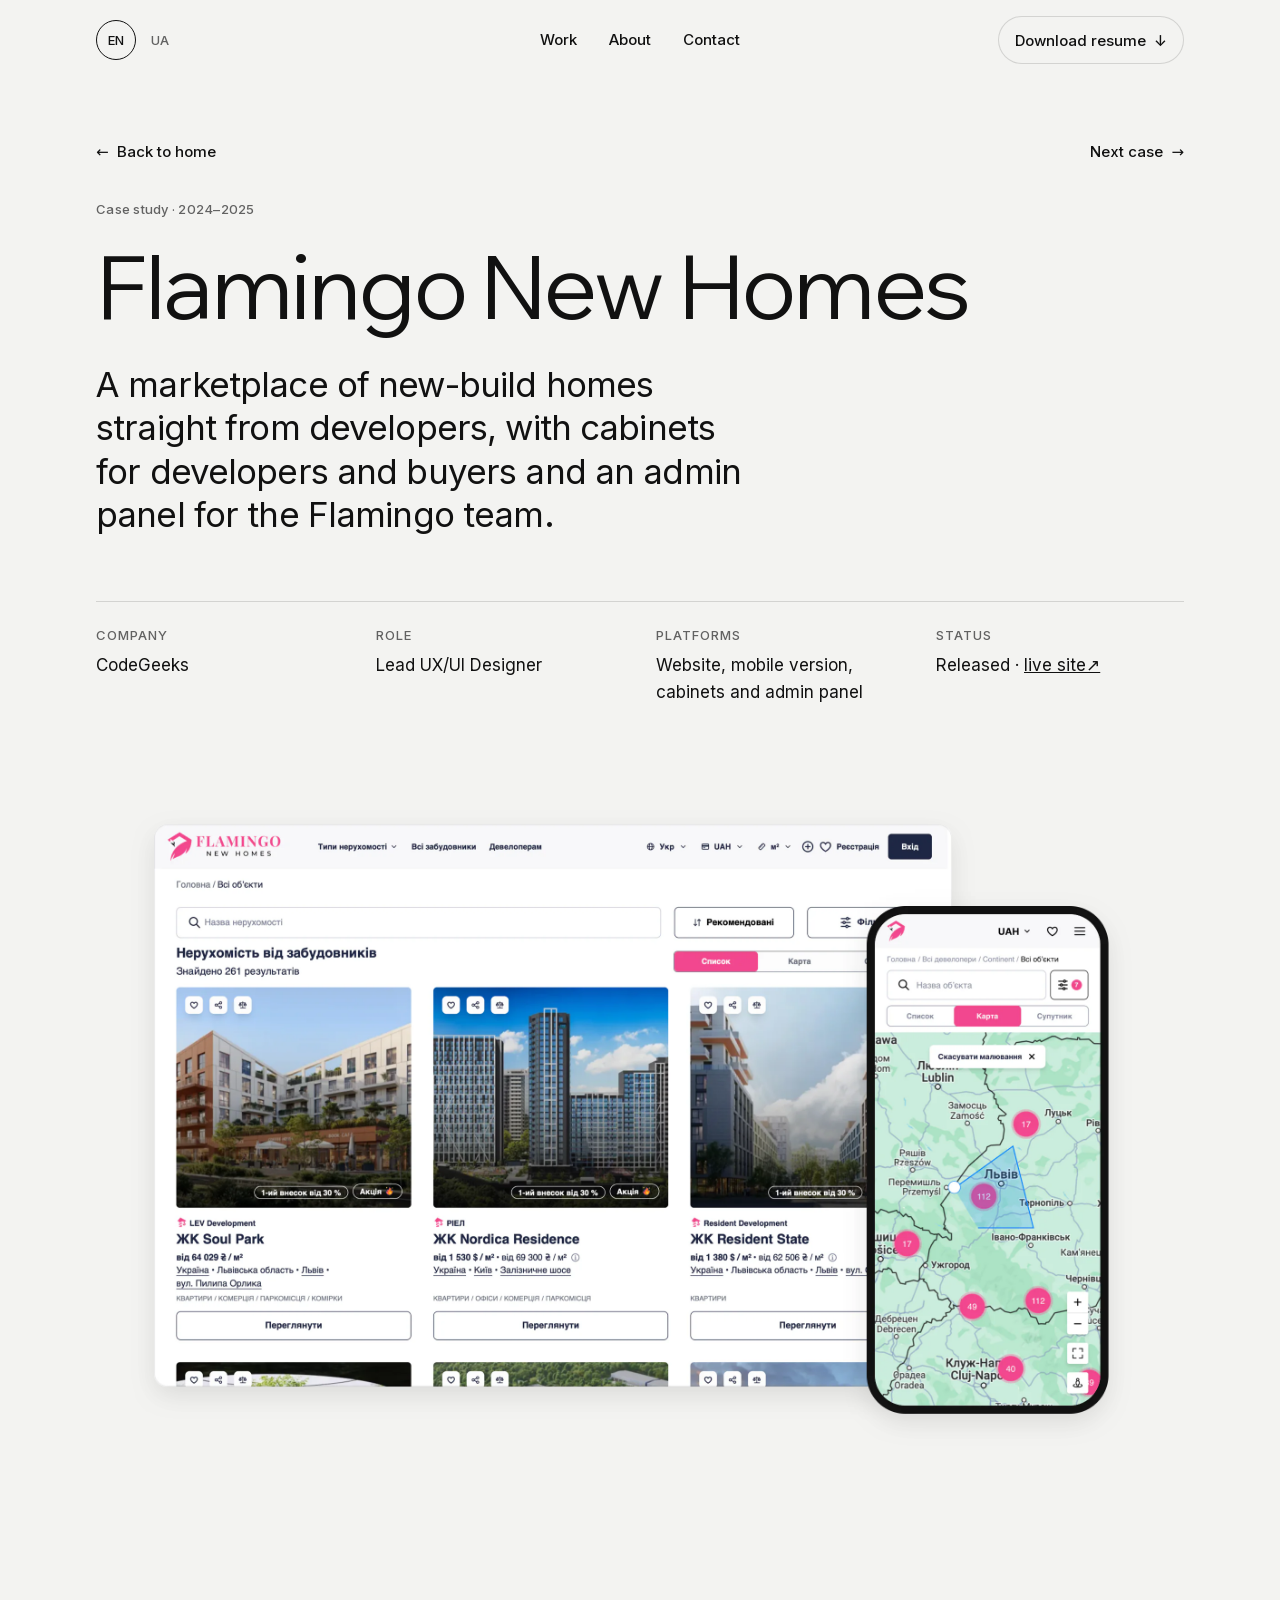
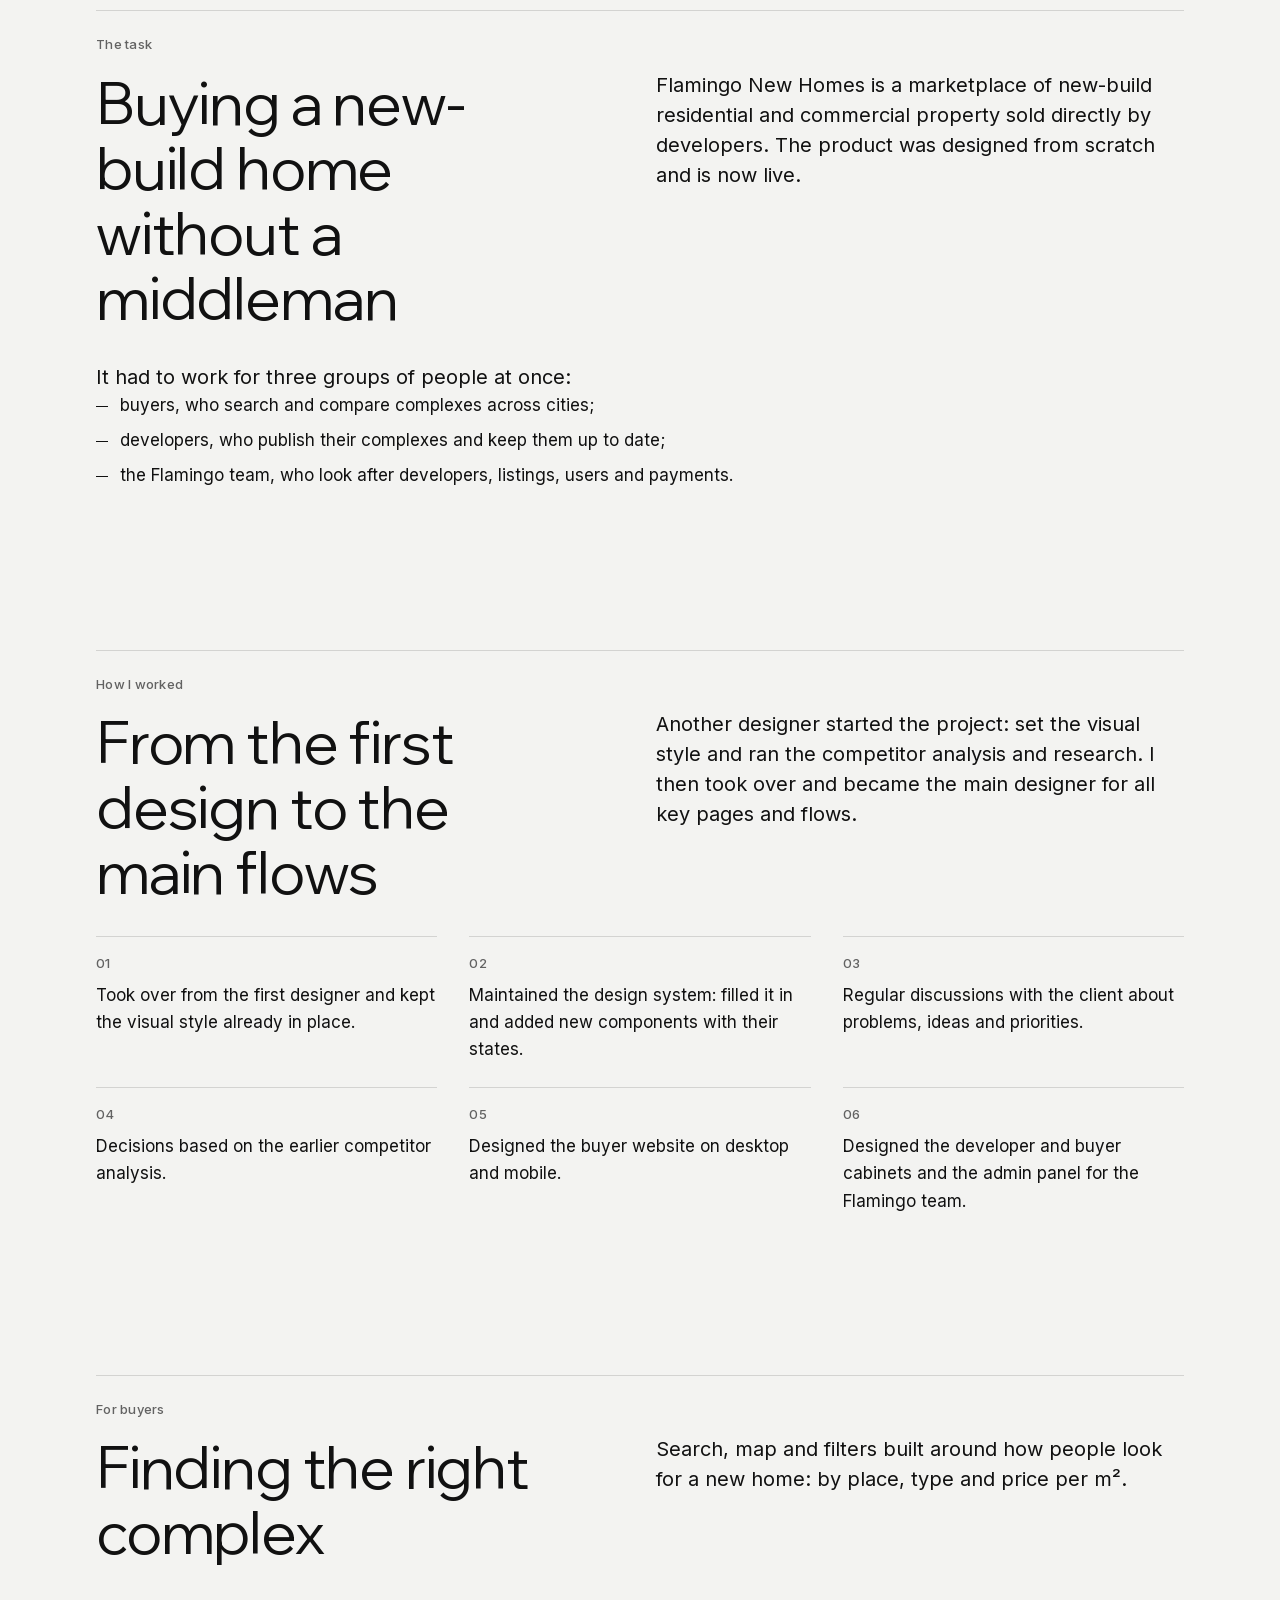
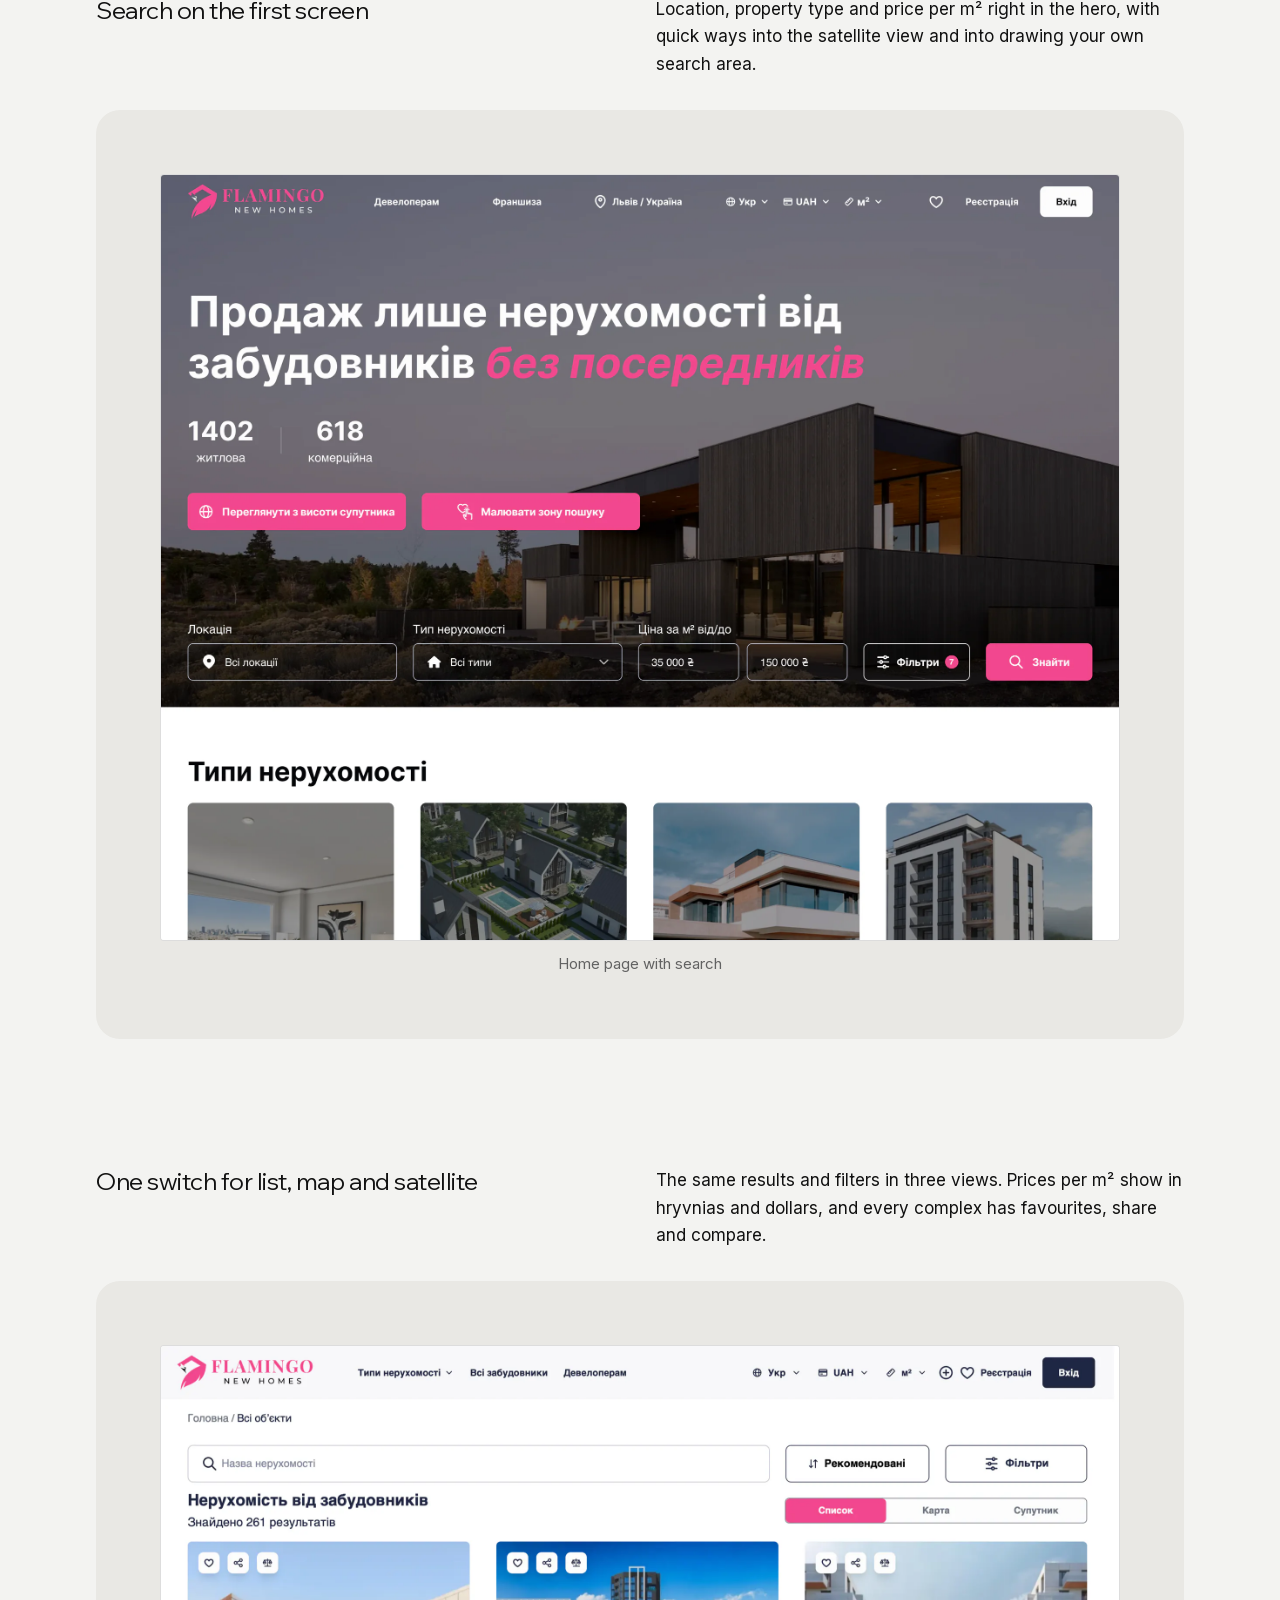
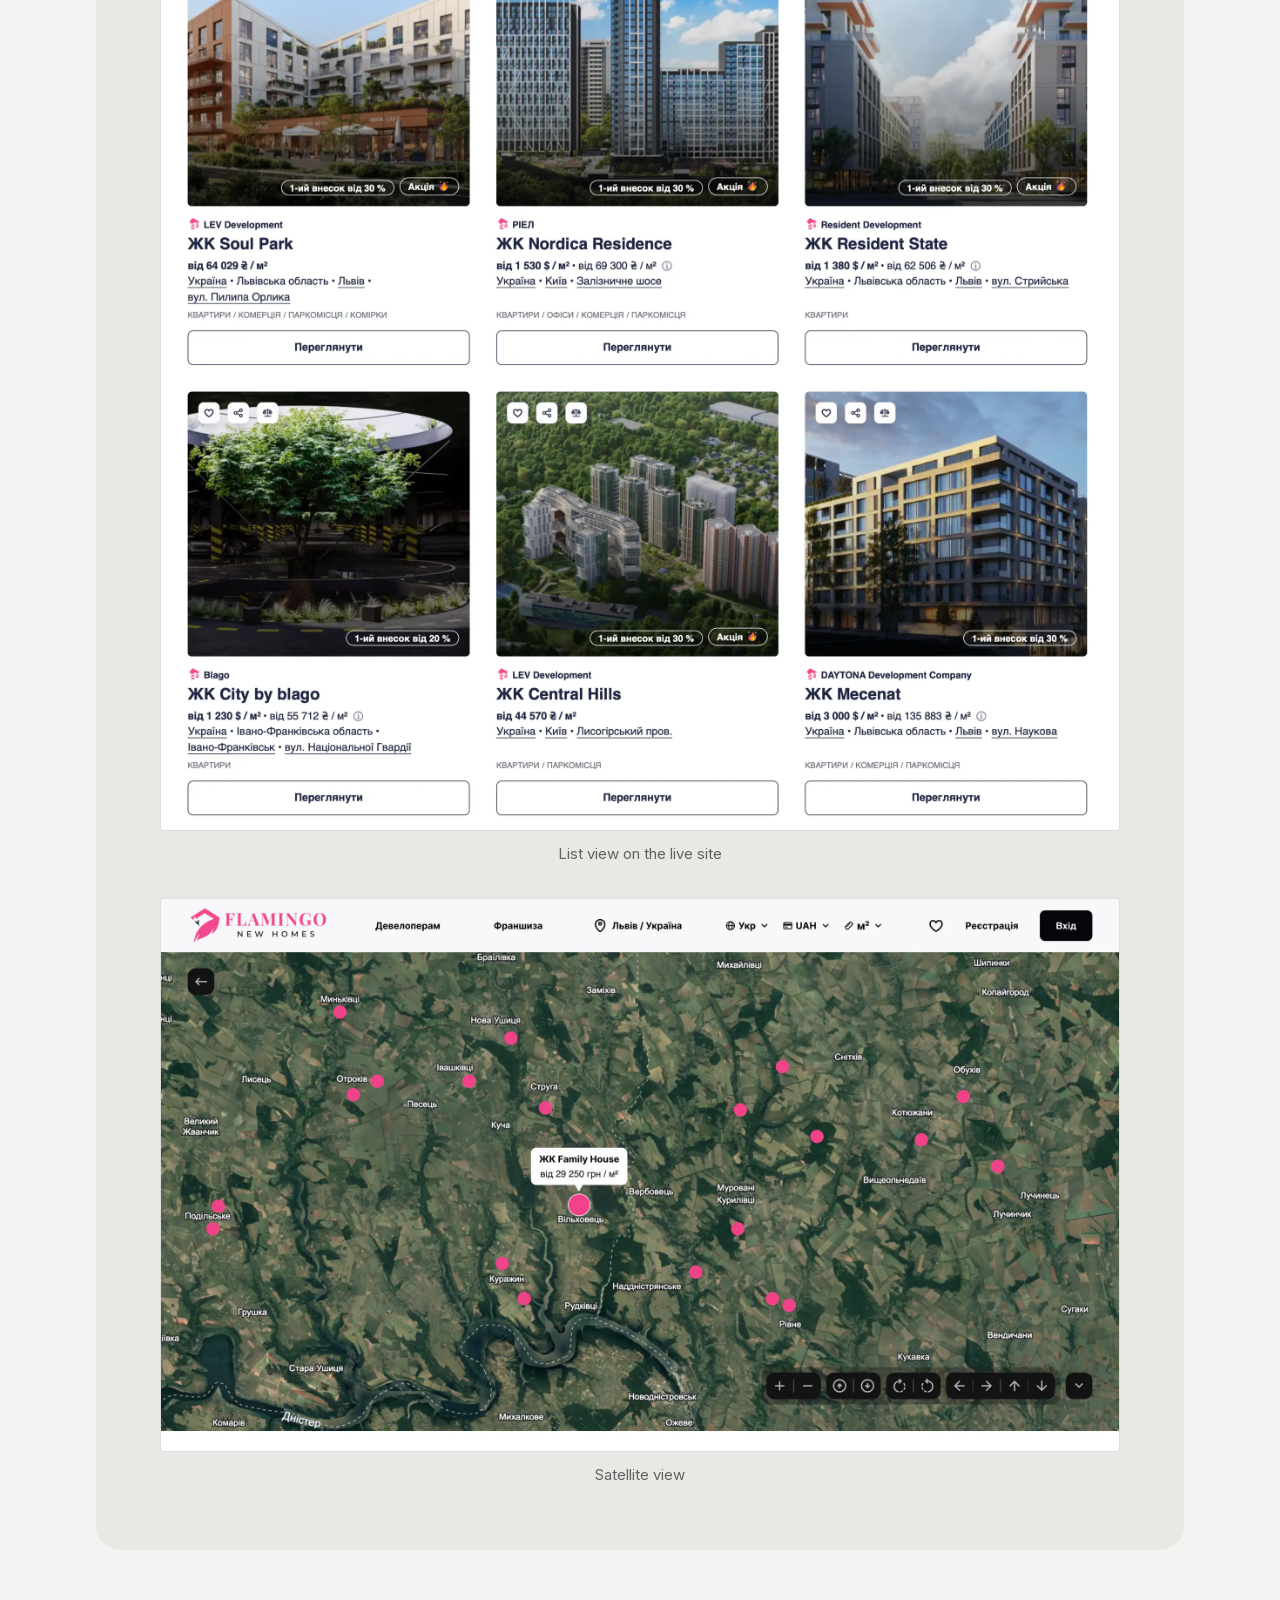
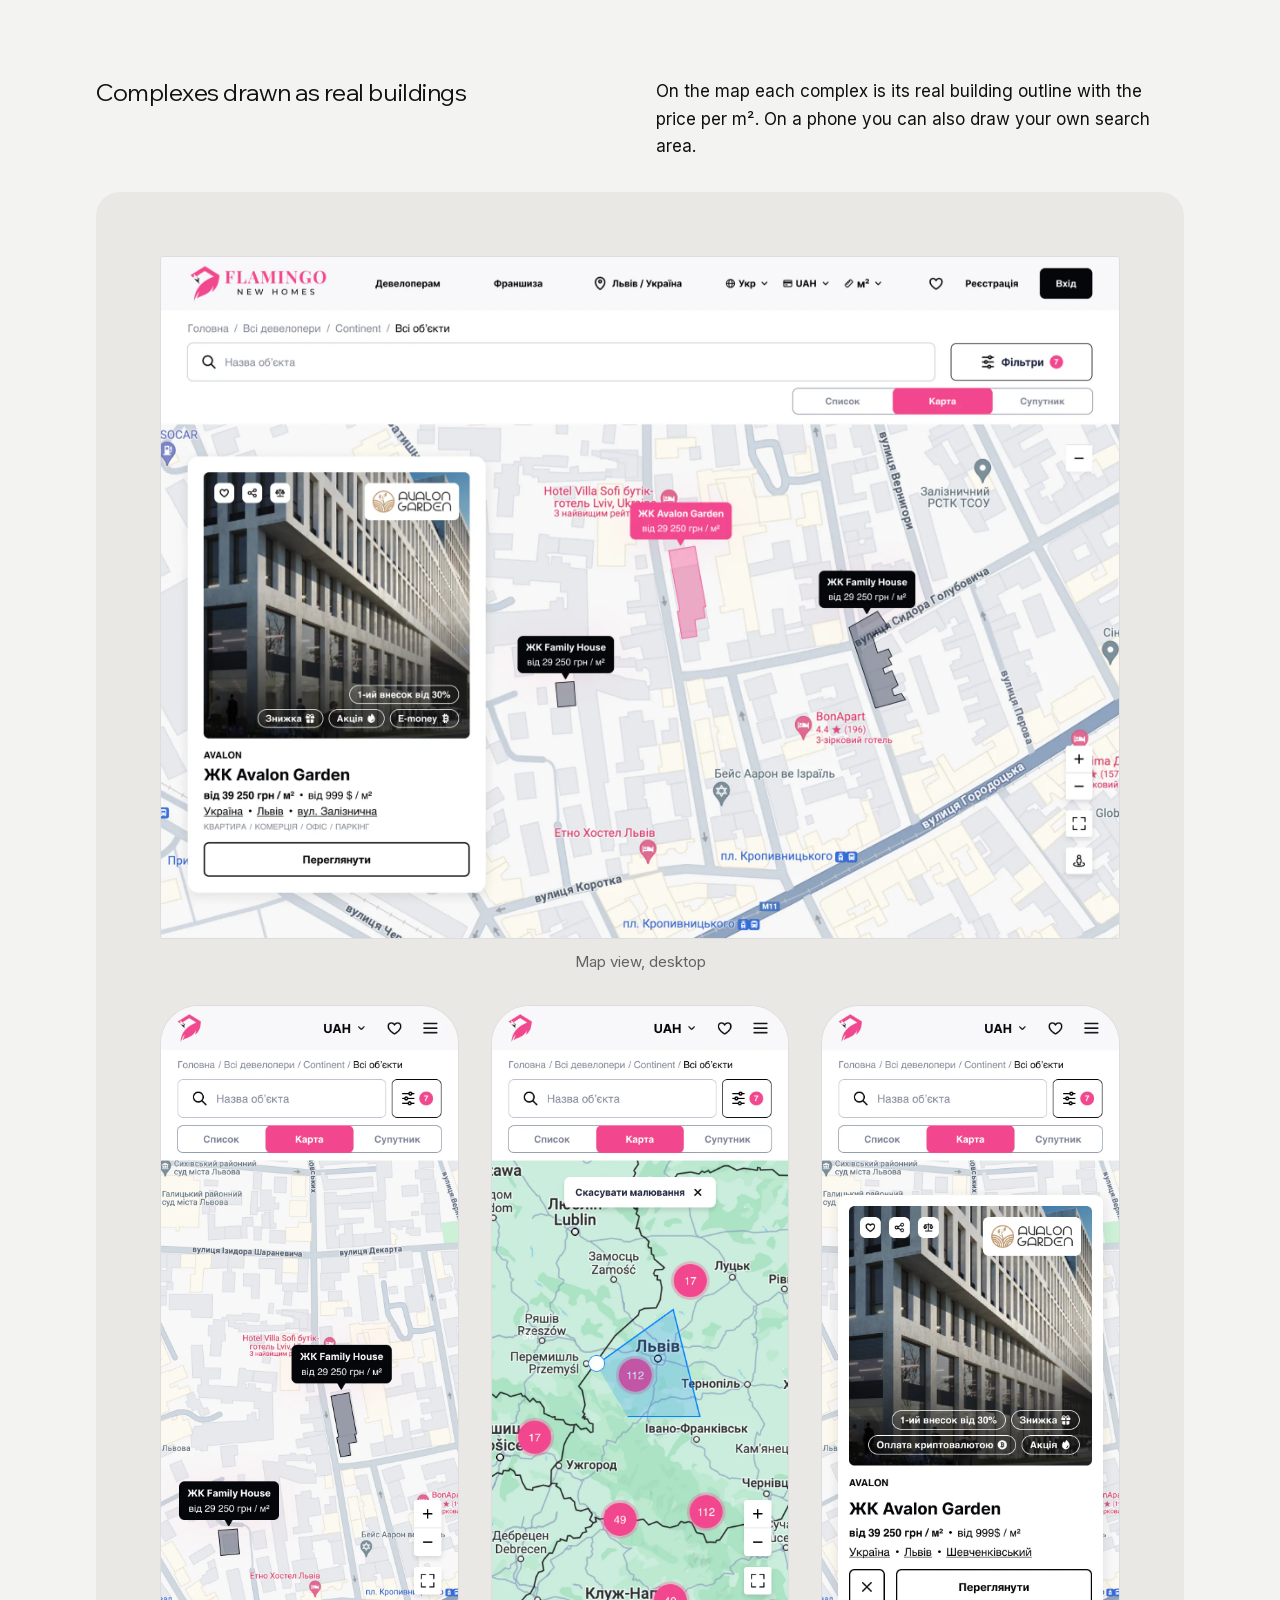
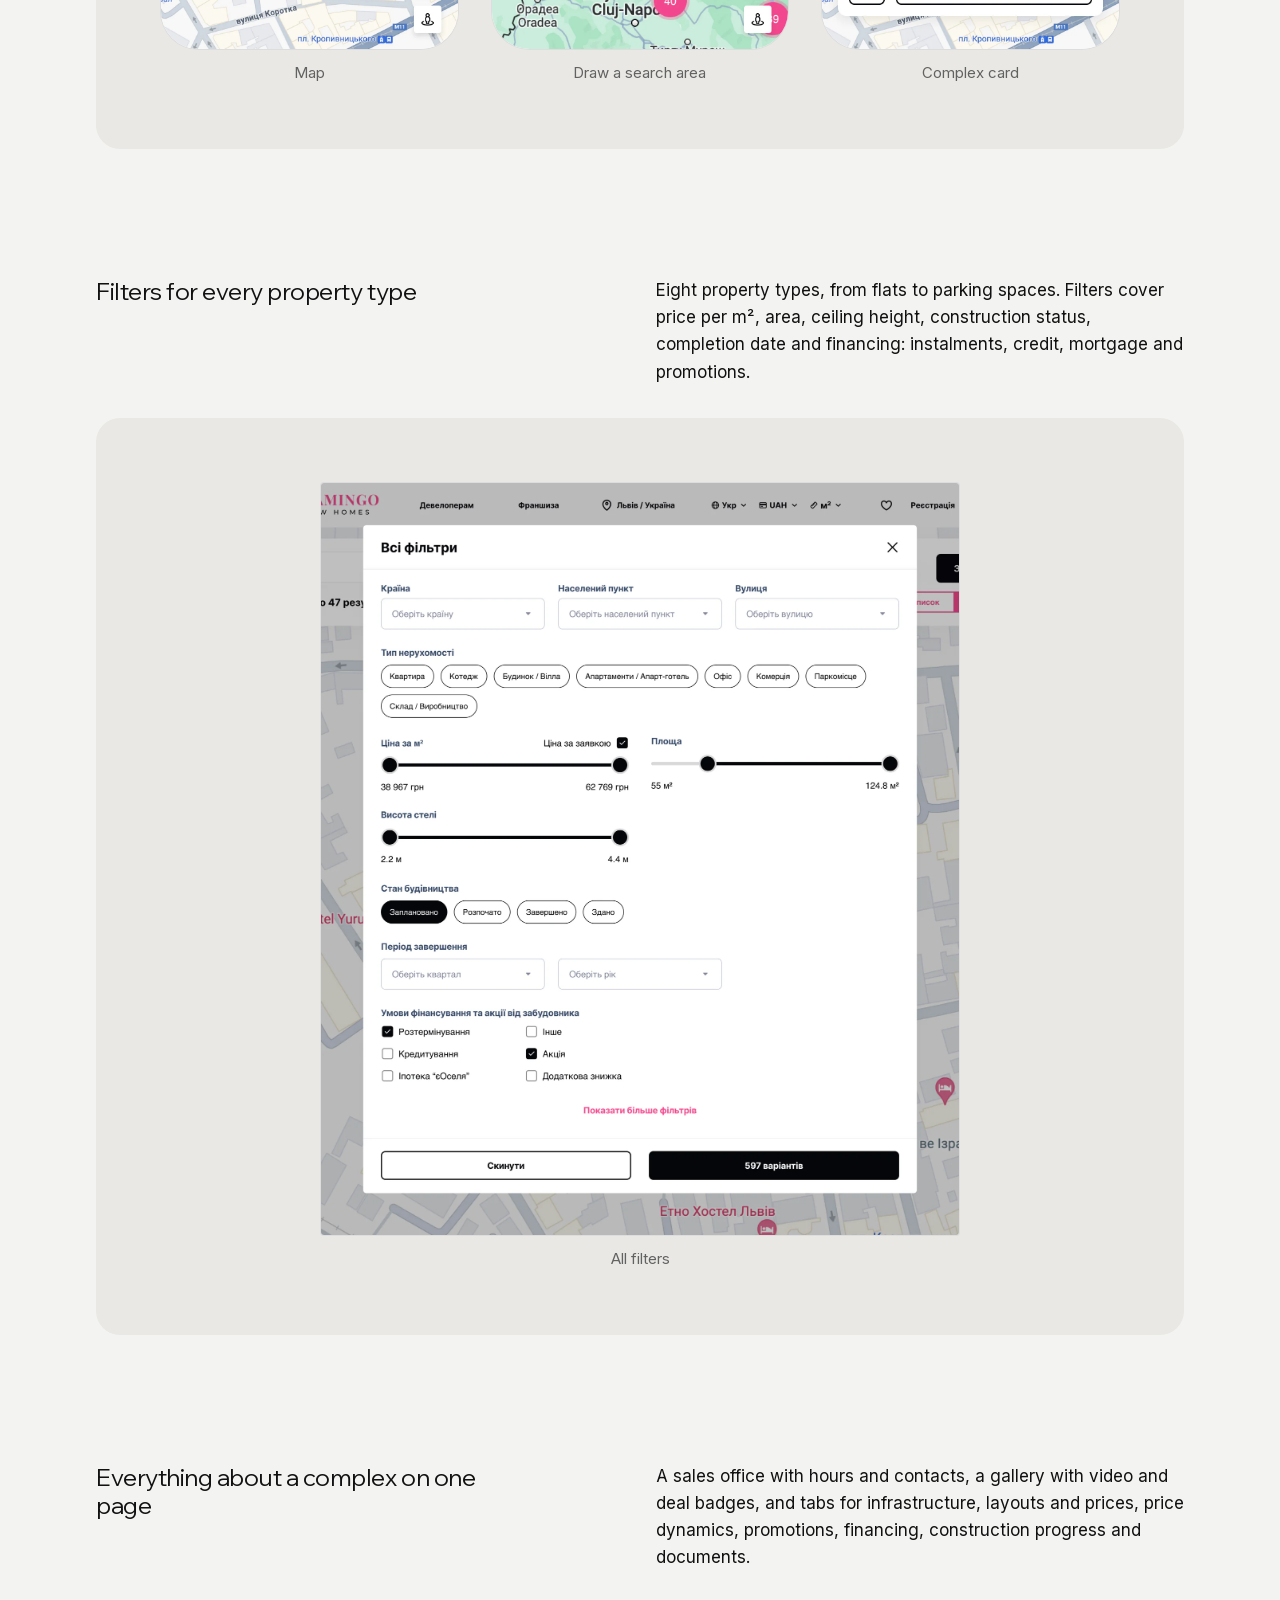
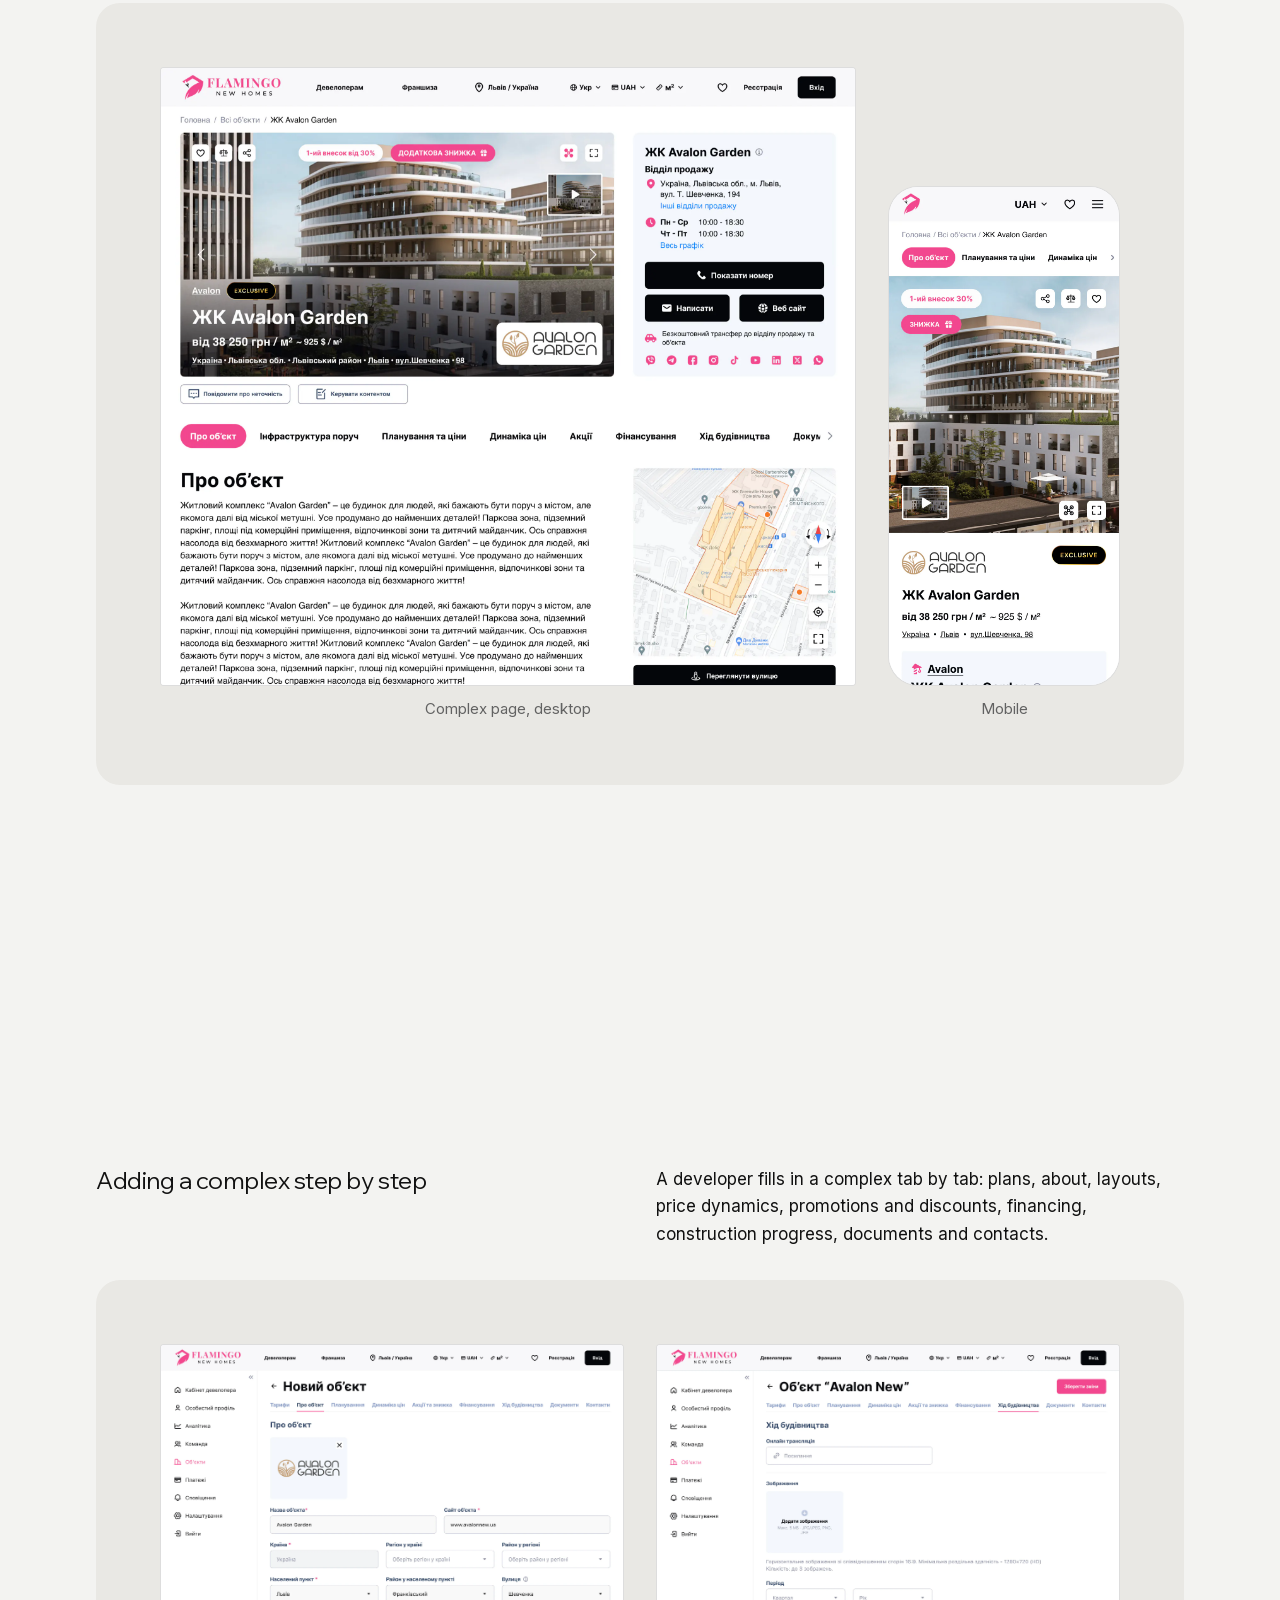
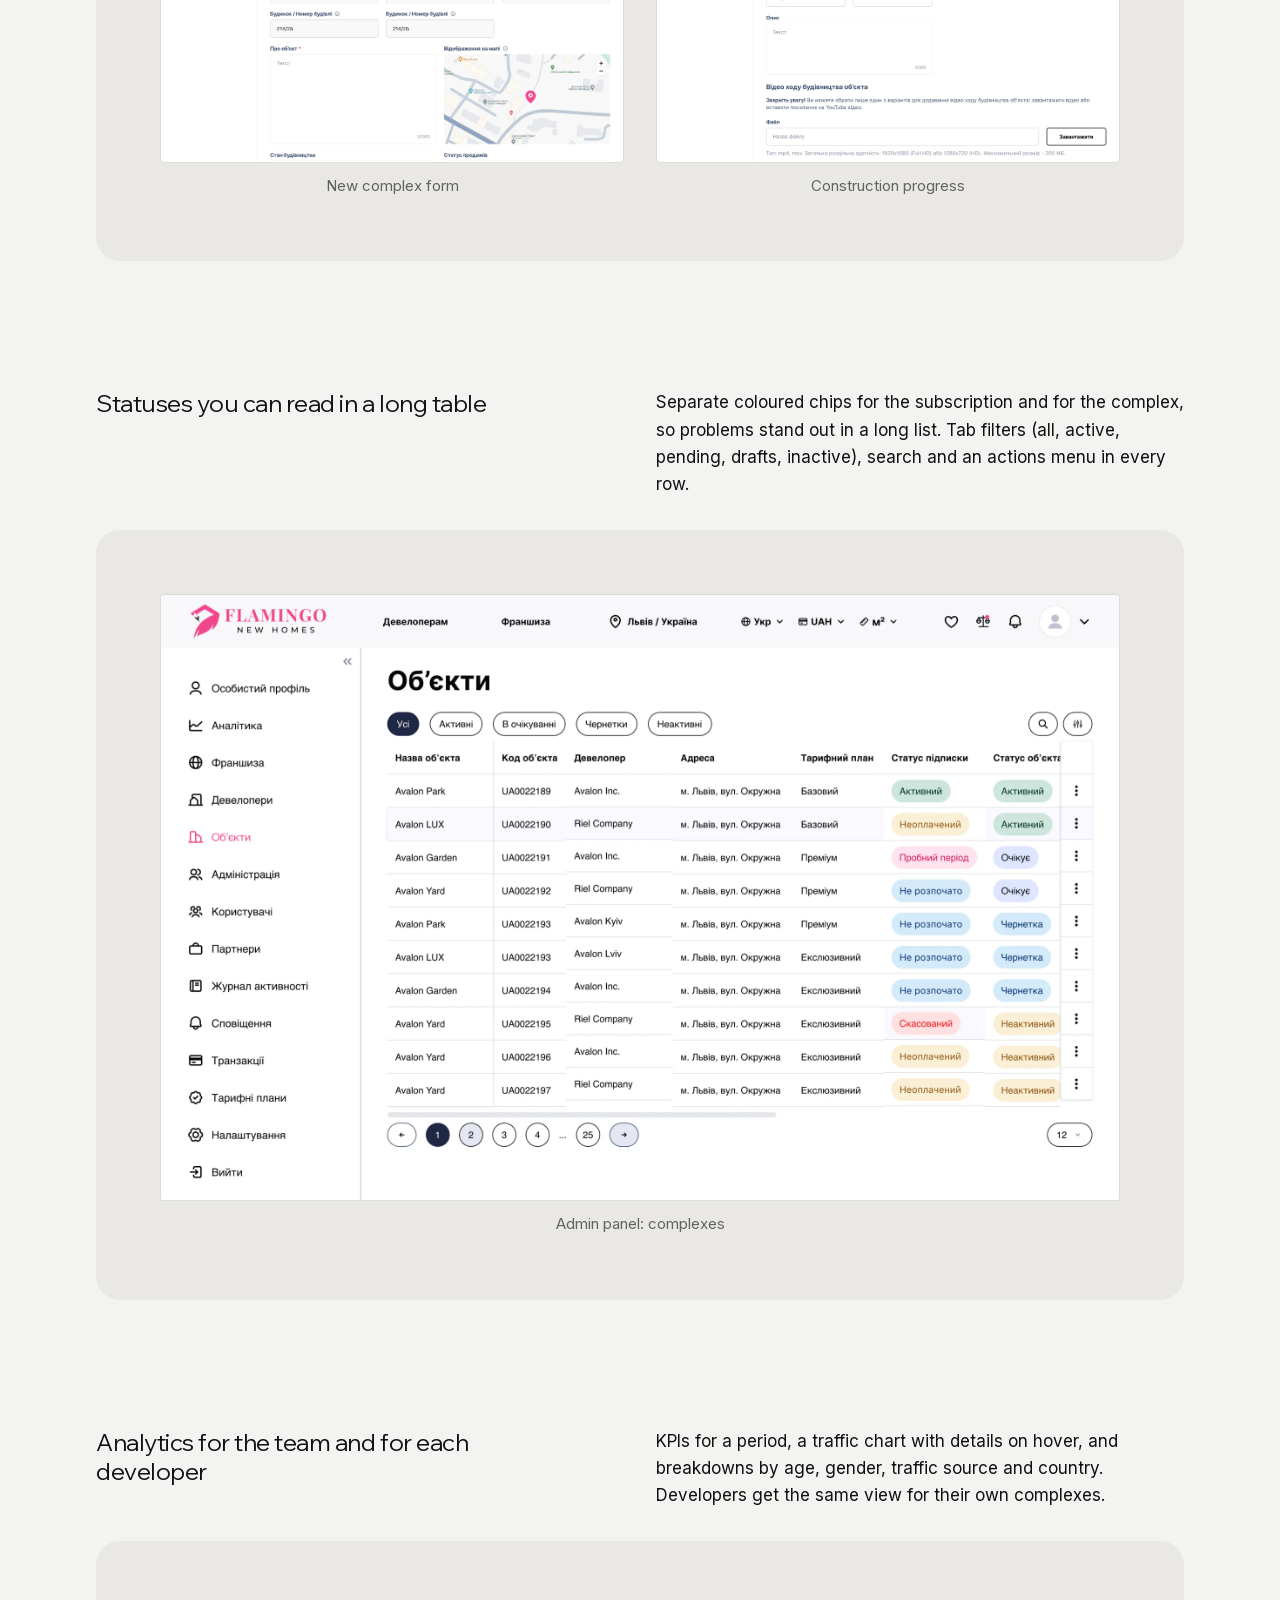
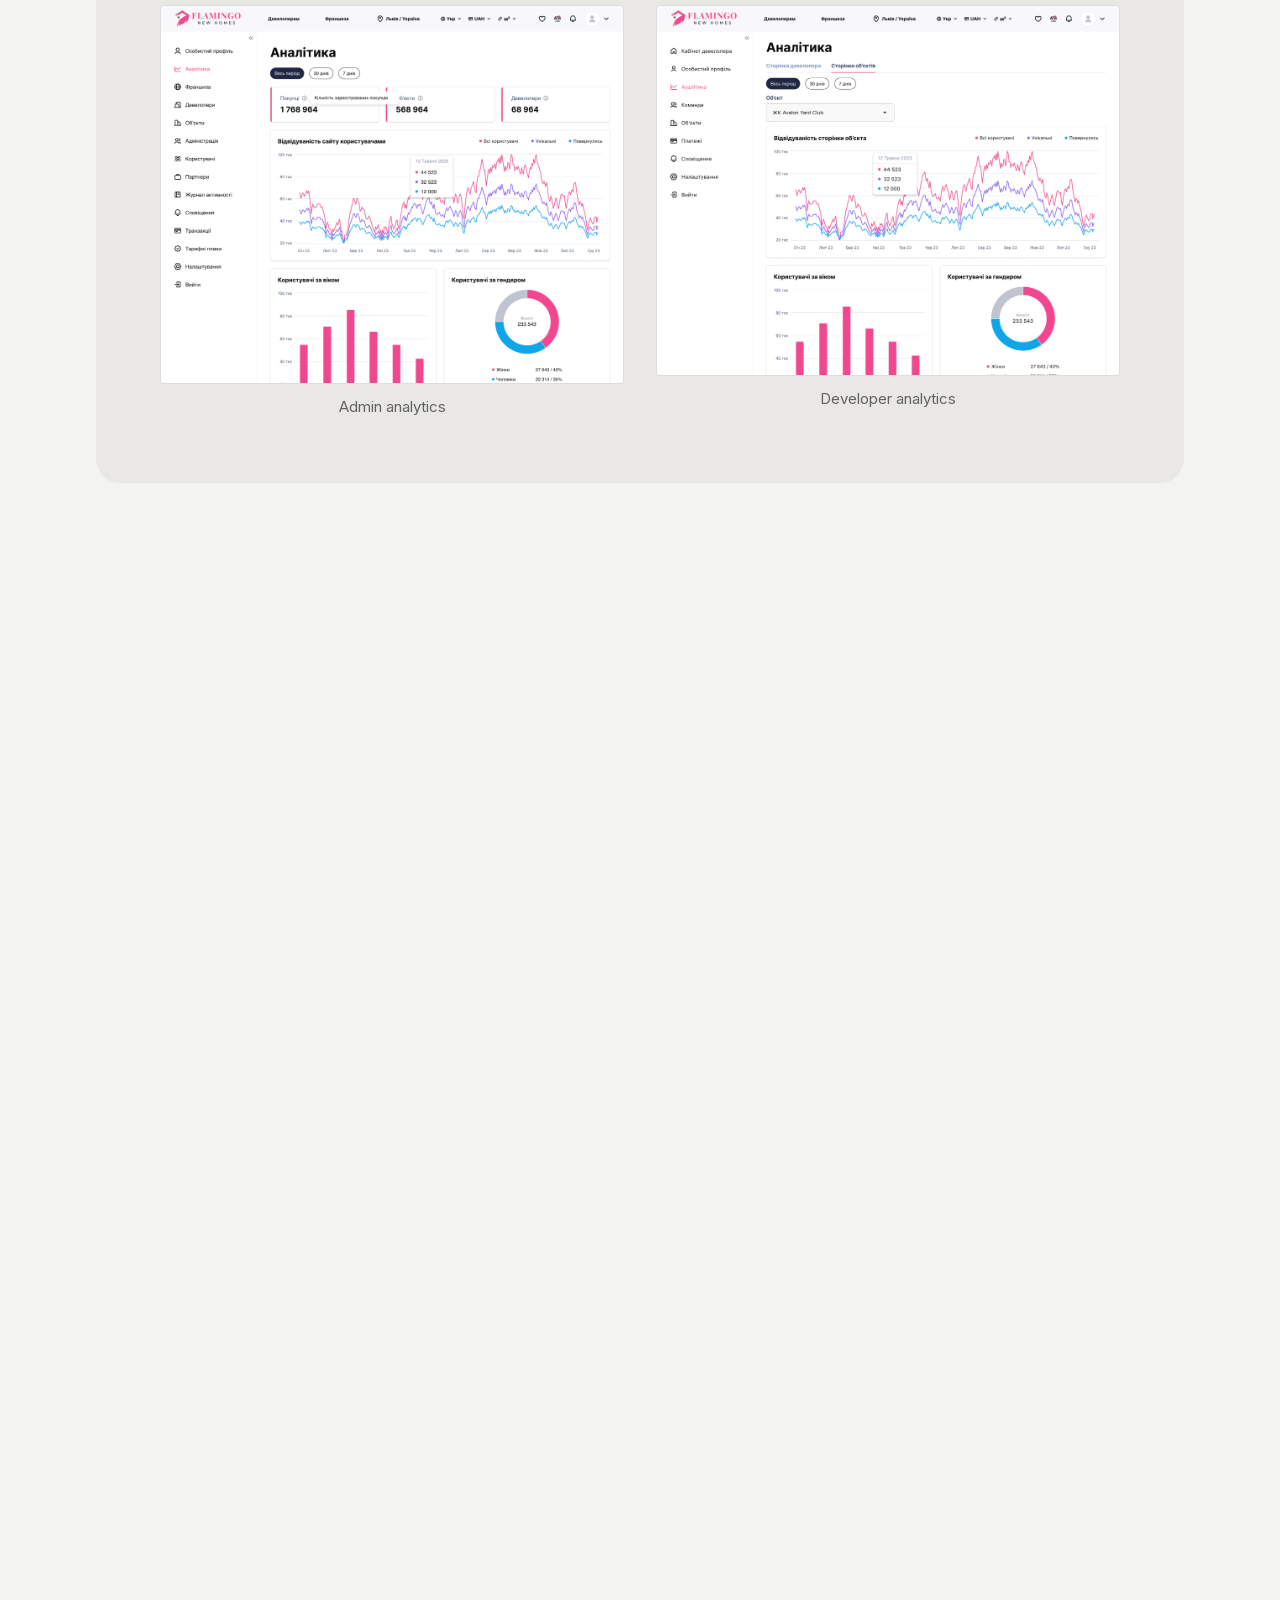
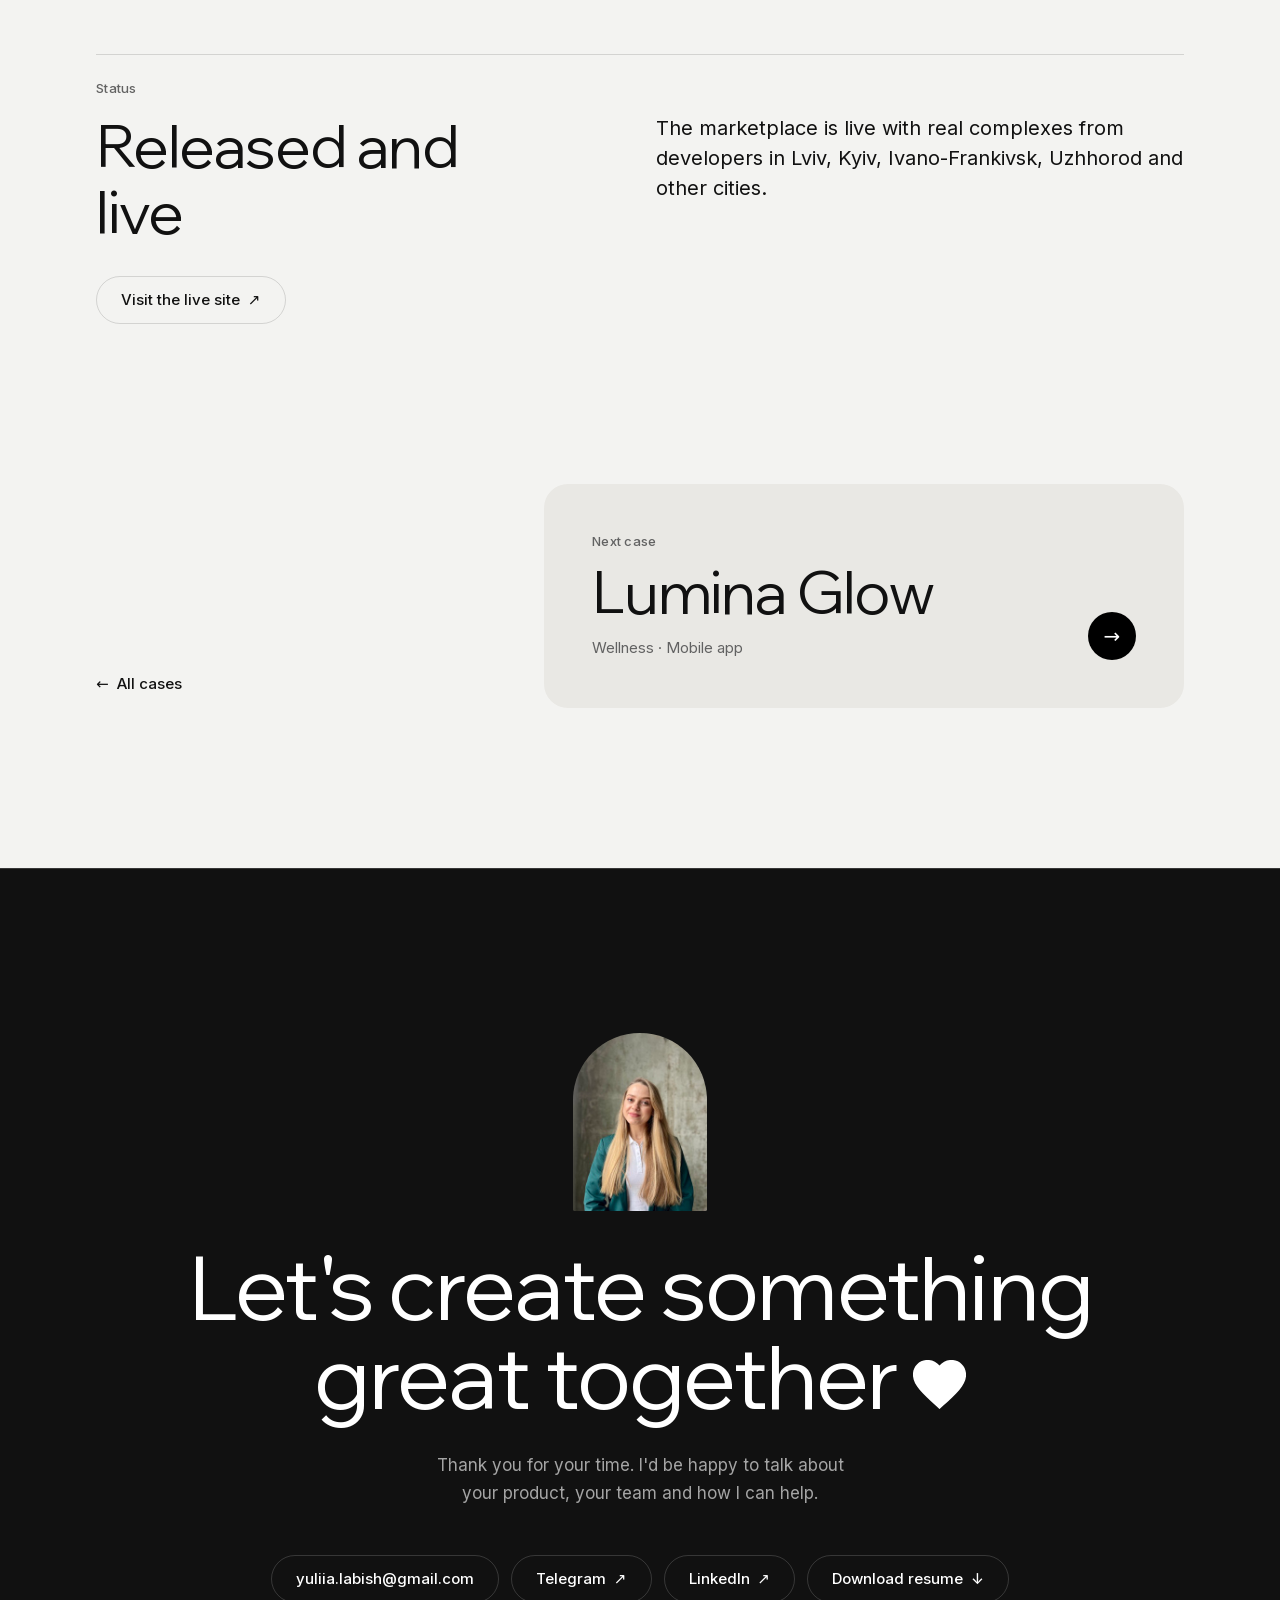
<file: cases/flamingo-new-homes.html>
<!doctype html>
<html lang="en">
<head>
  <meta charset="utf-8">
  <meta name="viewport" content="width=device-width, initial-scale=1">
  <title>Flamingo New Homes case study · Yuliia Labish</title>
  <meta name="description" content="How Yuliia Labish designed Flamingo New Homes from scratch: a marketplace of new-build homes straight from developers, with map search, cabinets for developers and buyers, and an admin panel.">
  <link rel="canonical" href="https://yuliialabish.com/cases/flamingo-new-homes.html">
  <link rel="alternate" hreflang="en" href="https://yuliialabish.com/cases/flamingo-new-homes.html">
  <link rel="alternate" hreflang="uk" href="https://yuliialabish.com/uk/cases/flamingo-new-homes.html">
  <link rel="alternate" hreflang="x-default" href="https://yuliialabish.com/cases/flamingo-new-homes.html">
  <script>
    document.documentElement.classList.add('js');
    // the loading screen plays only on the first visit; later pages and language switches open at once
    try { if (sessionStorage.getItem('yl-instant') || sessionStorage.getItem('yl-loaded')) document.documentElement.classList.add('no-curtain'); } catch (e) {}
    if (window.innerWidth < 768) document.documentElement.classList.add('no-curtain');
    setTimeout(function () {
      var c = document.querySelector('.curtain'); if (c) c.classList.add('is-up');
      document.querySelectorAll('img').forEach(function (i) { if (i.naturalWidth) i.classList.add('is-loaded'); });
    }, 4000);
  </script>
  <link rel="icon" href="../assets/img/brand/favicon-32.png" sizes="32x32" type="image/png">
  <link rel="apple-touch-icon" href="../assets/img/brand/apple-touch-icon.png">
  <meta property="og:type" content="article">
  <meta property="og:title" content="Flamingo New Homes case study · Yuliia Labish">
  <meta property="og:description" content="How Yuliia Labish designed Flamingo New Homes from scratch: a marketplace of new-build homes straight from developers, with map search, cabinets for developers and buyers, and an admin panel.">
  <meta property="og:url" content="https://yuliialabish.com/cases/flamingo-new-homes.html">
  <meta property="og:image" content="https://yuliialabish.com/assets/img/og/flamingo-new-homes.jpg">
  <meta property="og:image:width" content="1200">
  <meta property="og:image:height" content="630">
  <meta name="twitter:card" content="summary_large_image">
  <!-- fonts are served from this site: no request to Google -->
  <link rel="preload" href="../assets/fonts/inter-latin.woff2" as="font" type="font/woff2" crossorigin>
  <link rel="stylesheet" href="../assets/css/fonts.css">
  <link rel="stylesheet" href="../assets/css/style.css">
</head>
<body>
  <div class="curtain" aria-hidden="true">
    <div class="curtain__inner"><span>Yuliia Labish</span><span class="curtain__count">0</span></div>
  </div>

  <a class="skip-link" href="#main">Skip to content</a>

  <header class="site-header">
    <div class="container site-header__inner">
      <button class="menu-toggle" type="button" aria-expanded="false" aria-controls="site-nav" data-open="Menu" data-close="Close">
        <span class="menu-toggle__dot" aria-hidden="true"></span><span class="menu-toggle__label">Menu</span>
      </button>
      <nav class="nav" id="site-nav" aria-label="Main">
        <div class="lang" aria-label="Language">
          <span aria-current="true">EN</span><a href="../uk/cases/flamingo-new-homes.html" hreflang="uk" lang="uk" aria-label="Українська версія">UA</a>
        </div>
        <ul class="nav__list">
          <li><a href="../index.html#work">Work</a></li>
          <li><a href="../index.html#about">About</a></li>
          <li><a href="#contact">Contact</a></li>
        </ul>
      </nav>
      <a class="btn btn--small header-cv" href="../assets/files/yuliia-labish-cv-en.pdf" download aria-label="Download resume (PDF)"><span class="header-cv__full">Download resume</span><span class="header-cv__short" aria-hidden="true">CV</span><span class="header-cv__arrow" aria-hidden="true">↓</span></a>
    </div>
  </header>

  <main id="main">
    <section class="case-hero" aria-labelledby="case-title">
      <div class="container">
        <div class="case-top">
          <a class="case-back" href="../index.html"><span aria-hidden="true">←</span>Back to home</a>
          <a class="case-back case-back--next" href="lumina-glow.html" aria-label="Next case: Lumina Glow">Next case<span aria-hidden="true">→</span></a>
        </div>
        <p class="label">Case study · 2024–2025</p>
        <h1 class="case-hero__title" id="case-title">Flamingo New Homes</h1>
        <p class="case-hero__lead">A marketplace of new-build homes straight from developers, with cabinets for developers and buyers and an admin panel for the Flamingo team.</p>
        <dl class="case-facts">
          <div><dt>Company</dt><dd>CodeGeeks</dd></div>
          <div><dt>Role</dt><dd>Lead UX/UI Designer</dd></div>
          <div><dt>Platforms</dt><dd>Website, mobile version, cabinets and admin panel</dd></div>
          <div><dt>Status</dt><dd>Released · <a href="https://www.flamingonewhomes.com/" target="_blank" rel="noopener">live site<span aria-hidden="true">↗</span></a></dd></div>
        </dl>
        <div class="case-cover"><picture><source media="(max-width: 767px)" srcset="../assets/img/cases/flamingo-new-homes-m.webp 1200w, ../assets/img/cases/flamingo-new-homes-m-2x.webp 2400w" sizes="100vw" width="1200" height="1000"><img src="../assets/img/cases/flamingo-new-homes.webp" srcset="../assets/img/cases/flamingo-new-homes.webp 1200w, ../assets/img/cases/flamingo-new-homes-2x.webp 2400w" sizes="100vw" width="1200" height="750" alt="Flamingo New Homes on desktop and mobile: the live catalog with complexes Soul Park, Nordica Residence and Resident State, and a map on a phone with a search area drawn around Lviv." fetchpriority="high"></picture></div>
      </div>
    </section>

    <section class="case-sec" aria-labelledby="task-title">
      <div class="container">
      <div class="case-sec__head reveal-up">
        <p class="label">The task</p>
        <h2 class="case-sec__title" id="task-title">Buying a new-build home without a middleman</h2>
        <p class="case-sec__intro case-text">Flamingo New Homes is a marketplace of new-build residential and commercial property sold directly by developers. The product was designed from scratch and is now live.</p>
      </div>
        <div class="case-sec__body reveal-up">
          <p class="case-text">It had to work for three groups of people at once:</p>
          <ul class="case-points">
            <li>buyers, who search and compare complexes across cities;</li>
            <li>developers, who publish their complexes and keep them up to date;</li>
            <li>the Flamingo team, who look after developers, listings, users and payments.</li>
          </ul>
        </div>
      </div>
    </section>

    <section class="case-sec" aria-labelledby="how-title">
      <div class="container">
      <div class="case-sec__head reveal-up">
        <p class="label">How I worked</p>
        <h2 class="case-sec__title" id="how-title">From the first design to the main flows</h2>
        <p class="case-sec__intro case-text">Another designer started the project: set the visual style and ran the competitor analysis and research. I then took over and became the main designer for all key pages and flows.</p>
      </div>
        <ol class="case-steps case-sec__body reveal-up">
          <li>Took over from the first designer and kept the visual style already in place.</li>
          <li>Maintained the design system: filled it in and added new components with their states.</li>
          <li>Regular discussions with the client about problems, ideas and priorities.</li>
          <li>Decisions based on the earlier competitor analysis.</li>
          <li>Designed the buyer website on desktop and mobile.</li>
          <li>Designed the developer and buyer cabinets and the admin panel for the Flamingo team.</li>
        </ol>
      </div>
    </section>

    <section class="case-sec" aria-labelledby="buy-title">
      <div class="container">
      <div class="case-sec__head reveal-up">
        <p class="label">For buyers</p>
        <h2 class="case-sec__title" id="buy-title">Finding the right complex</h2>
        <p class="case-sec__intro case-text">Search, map and filters built around how people look for a new home: by place, type and price per m².</p>
      </div>
        <div class="case-sec__body">
        <article class="decision reveal-up">
          <h3 class="decision__title">Search on the first screen</h3>
          <div class="decision__body">
            <p>Location, property type and price per m² right in the hero, with quick ways into the satellite view and into drawing your own search area.</p>
          </div>
          <div class="shots">
            <figure class="shot"><img src="../assets/img/cases/flamingo/hero.webp" width="1100" height="879" alt="Flamingo home page: the headline “Property from developers without middlemen”, counters and a search bar with location, property type and price per m²." loading="lazy"><figcaption>Home page with search</figcaption></figure>
          </div>
        </article>

        <article class="decision reveal-up">
          <h3 class="decision__title">One switch for list, map and satellite</h3>
          <div class="decision__body">
            <p>The same results and filters in three views. Prices per m² show in hryvnias and dollars, and every complex has favourites, share and compare.</p>
          </div>
          <div class="shots">
            <figure class="shot"><img src="../assets/img/cases/flamingo/list.webp" width="1100" height="1245" alt="Live Flamingo catalog in list view: complexes Soul Park, Nordica Residence, Resident State, City by blago, Central Hills and Mecenat with prices per m², deal badges and addresses." loading="lazy"><figcaption>List view on the live site</figcaption></figure>
            <figure class="shot"><img src="../assets/img/cases/flamingo/satellite.webp" width="1100" height="634" alt="Satellite view of the region with complexes marked on the map." loading="lazy"><figcaption>Satellite view</figcaption></figure>
          </div>
        </article>

        <article class="decision reveal-up">
          <h3 class="decision__title">Complexes drawn as real buildings</h3>
          <div class="decision__body">
            <p>On the map each complex is its real building outline with the price per m². On a phone you can also draw your own search area.</p>
          </div>
          <div class="shots shots--desk-phones">
            <figure class="shot"><img src="../assets/img/cases/flamingo/map.webp" width="1100" height="782" alt="Map view on desktop: complexes drawn as building outlines with prices per m² and a complex card on the left." loading="lazy"><figcaption>Map view, desktop</figcaption></figure>
            <div class="shots__phones">
              <figure class="shot shot--phone"><img src="../assets/img/cases/flamingo/map-m.webp" width="430" height="932" alt="Map view on mobile with building outlines and price labels." loading="lazy"><figcaption>Map</figcaption></figure>
              <figure class="shot shot--phone"><img src="../assets/img/cases/flamingo/draw-m.webp" width="430" height="932" alt="Drawing your own search area on the map on mobile." loading="lazy"><figcaption>Draw a search area</figcaption></figure>
              <figure class="shot shot--phone"><img src="../assets/img/cases/flamingo/card-m.webp" width="430" height="932" alt="A complex card over the map on mobile with deal badges and a View button." loading="lazy"><figcaption>Complex card</figcaption></figure>
            </div>
          </div>
        </article>

        <article class="decision reveal-up">
          <h3 class="decision__title">Filters for every property type</h3>
          <div class="decision__body">
            <p>Eight property types, from flats to parking spaces. Filters cover price per m², area, ceiling height, construction status, completion date and financing: instalments, credit, mortgage and promotions.</p>
          </div>
          <div class="shots">
            <figure class="shot shot--narrow"><img src="../assets/img/cases/flamingo/filters.webp" width="800" height="944" alt="All filters panel: location, property types, price per m² and area sliders, ceiling height, construction status, completion period and financing options." loading="lazy"><figcaption>All filters</figcaption></figure>
          </div>
        </article>

        <article class="decision reveal-up">
          <h3 class="decision__title">Everything about a complex on one page</h3>
          <div class="decision__body">
            <p>A sales office with hours and contacts, a gallery with video and deal badges, and tabs for infrastructure, layouts and prices, price dynamics, promotions, financing, construction progress and documents.</p>
          </div>
          <div class="shots shots--desk-phone">
            <figure class="shot"><img src="../assets/img/cases/flamingo/object.webp" width="1100" height="978" alt="Complex page on desktop: gallery, price per m², sales office contacts and tabs with information about the complex." loading="lazy"><figcaption>Complex page, desktop</figcaption></figure>
            <figure class="shot shot--phone"><img src="../assets/img/cases/flamingo/object-m.webp" width="430" height="932" alt="Complex page on mobile: tabs, gallery with badges and the price per m²." loading="lazy"><figcaption>Mobile</figcaption></figure>
          </div>
        </article>
        </div>
      </div>
    </section>

    <section class="case-sec" aria-labelledby="dev-title">
      <div class="container">
      <div class="case-sec__head reveal-up">
        <p class="label">For developers and the Flamingo team</p>
        <h2 class="case-sec__title" id="dev-title">Running the marketplace</h2>
        <p class="case-sec__intro case-text">Behind the website: a cabinet where developers publish and manage their complexes, and an admin panel for the Flamingo team.</p>
      </div>
        <div class="case-sec__body">
        <article class="decision reveal-up">
          <h3 class="decision__title">Adding a complex step by step</h3>
          <div class="decision__body">
            <p>A developer fills in a complex tab by tab: plans, about, layouts, price dynamics, promotions and discounts, financing, construction progress, documents and contacts.</p>
          </div>
          <div class="shots shots--two">
            <figure class="shot"><img src="../assets/img/cases/flamingo/add-object.webp" width="1100" height="993" alt="Developer cabinet: the New complex form with tabs, logo, address fields and a map." loading="lazy"><figcaption>New complex form</figcaption></figure>
            <figure class="shot"><img src="../assets/img/cases/flamingo/progress.webp" width="1100" height="993" alt="Developer cabinet: construction progress tab with a live stream link, photos, period and a video." loading="lazy"><figcaption>Construction progress</figcaption></figure>
          </div>
        </article>

        <article class="decision reveal-up">
          <h3 class="decision__title">Statuses you can read in a long table</h3>
          <div class="decision__body">
            <p>Separate coloured chips for the subscription and for the complex, so problems stand out in a long list. Tab filters (all, active, pending, drafts, inactive), search and an actions menu in every row.</p>
          </div>
          <div class="shots">
            <figure class="shot"><img src="../assets/img/cases/flamingo/admin-objects.webp" width="1100" height="695" alt="Admin panel: complexes table with tab filters and coloured chips for subscription and complex status." loading="lazy"><figcaption>Admin panel: complexes</figcaption></figure>
          </div>
        </article>

        <article class="decision reveal-up">
          <h3 class="decision__title">Analytics for the team and for each developer</h3>
          <div class="decision__body">
            <p>KPIs for a period, a traffic chart with details on hover, and breakdowns by age, gender, traffic source and country. Developers get the same view for their own complexes.</p>
          </div>
          <div class="shots shots--two">
            <figure class="shot"><img src="../assets/img/cases/flamingo/admin-analytics.webp" width="1100" height="898" alt="Admin analytics: buyers, complexes and developers counters, a traffic chart with a tooltip, age and gender charts." loading="lazy"><figcaption>Admin analytics</figcaption></figure>
            <figure class="shot"><img src="../assets/img/cases/flamingo/dev-analytics.webp" width="1100" height="879" alt="Developer analytics for one complex: page traffic chart, age and gender charts." loading="lazy"><figcaption>Developer analytics</figcaption></figure>
          </div>
        </article>

        <article class="decision reveal-up">
          <h3 class="decision__title">Payments and plans</h3>
          <div class="decision__body">
            <p>Payment history with paid and unpaid filters and clear statuses, plus the edge cases: changing the payment method, attaching a document, resending an invoice and cancelling a payment.</p>
          </div>
          <div class="shots">
            <figure class="shot"><img src="../assets/img/cases/flamingo/payments.webp" width="1100" height="695" alt="Developer cabinet: payment history table with plan, operation, amount, date and status." loading="lazy"><figcaption>Payment history</figcaption></figure>
          </div>
        </article>
        </div>
      </div>
    </section>

    <section class="case-sec" aria-labelledby="status-title">
      <div class="container">
      <div class="case-sec__head reveal-up">
        <p class="label">Status</p>
        <h2 class="case-sec__title" id="status-title">Released and live</h2>
        <p class="case-sec__intro case-text">The marketplace is live with real complexes from developers in Lviv, Kyiv, Ivano-Frankivsk, Uzhhorod and other cities.</p>
      </div>
        <div class="case-sec__body reveal-up">
          <a class="btn" href="https://www.flamingonewhomes.com/" target="_blank" rel="noopener">Visit the live site<span aria-hidden="true">↗</span></a>
        </div>
      </div>
    </section>

    <nav class="case-next" aria-label="All cases">
      <div class="container case-end">
        <a class="next-card" href="lumina-glow.html">
          <span class="label next-card__label">Next case</span>
          <span class="next-card__name">Lumina Glow</span>
          <span class="next-card__type">Wellness · Mobile app</span>
          <span class="next-card__arrow" aria-hidden="true">→</span>
        </a>
        <a class="case-back case-end__all" href="../index.html#work"><span aria-hidden="true">←</span>All cases</a>
      </div>
    </nav>
  </main>

  <footer class="site-footer" id="contact">
    <div class="container">
      <div class="footer__head">
        <img class="footer__avatar" src="../assets/img/photo/yuliia-labish-avatar.jpg" width="144" height="192" alt="" loading="lazy">
        <h2 class="footer__title">Let's create something <span class="footer__pair">great <span class="nowrap">together <span class="footer__heart" aria-hidden="true"></span></span></span></h2>
      </div>
      <p class="footer__note">Thank you for your time. I'd be happy to talk about your product, your team and how I can help.</p>
      <ul class="contacts">
        <li><a class="btn btn--dark" href="mailto:yuliia.labish@gmail.com">yuliia.labish@gmail.com</a></li>
        <li><a class="btn btn--dark" href="https://t.me/yulia_labish" target="_blank" rel="noopener">Telegram<span aria-hidden="true">↗</span></a></li>
        <li><a class="btn btn--dark" href="https://www.linkedin.com/in/yuliia-labish" target="_blank" rel="noopener">LinkedIn<span aria-hidden="true">↗</span></a></li>
        <li><a class="btn btn--dark" href="../assets/files/yuliia-labish-cv-en.pdf" download>Download resume<span aria-hidden="true">↓</span></a></li>
      </ul>
    </div>
  </footer>

  <a class="float-cta float-cta--with-top" href="#contact">Get in touch</a>
  <button class="to-top" type="button" aria-label="Back to top"><span aria-hidden="true">↑</span></button>
  <div class="cursor" aria-hidden="true">View</div>

  <script src="../assets/js/main.js" defer></script>
</body>
</html>
</file>
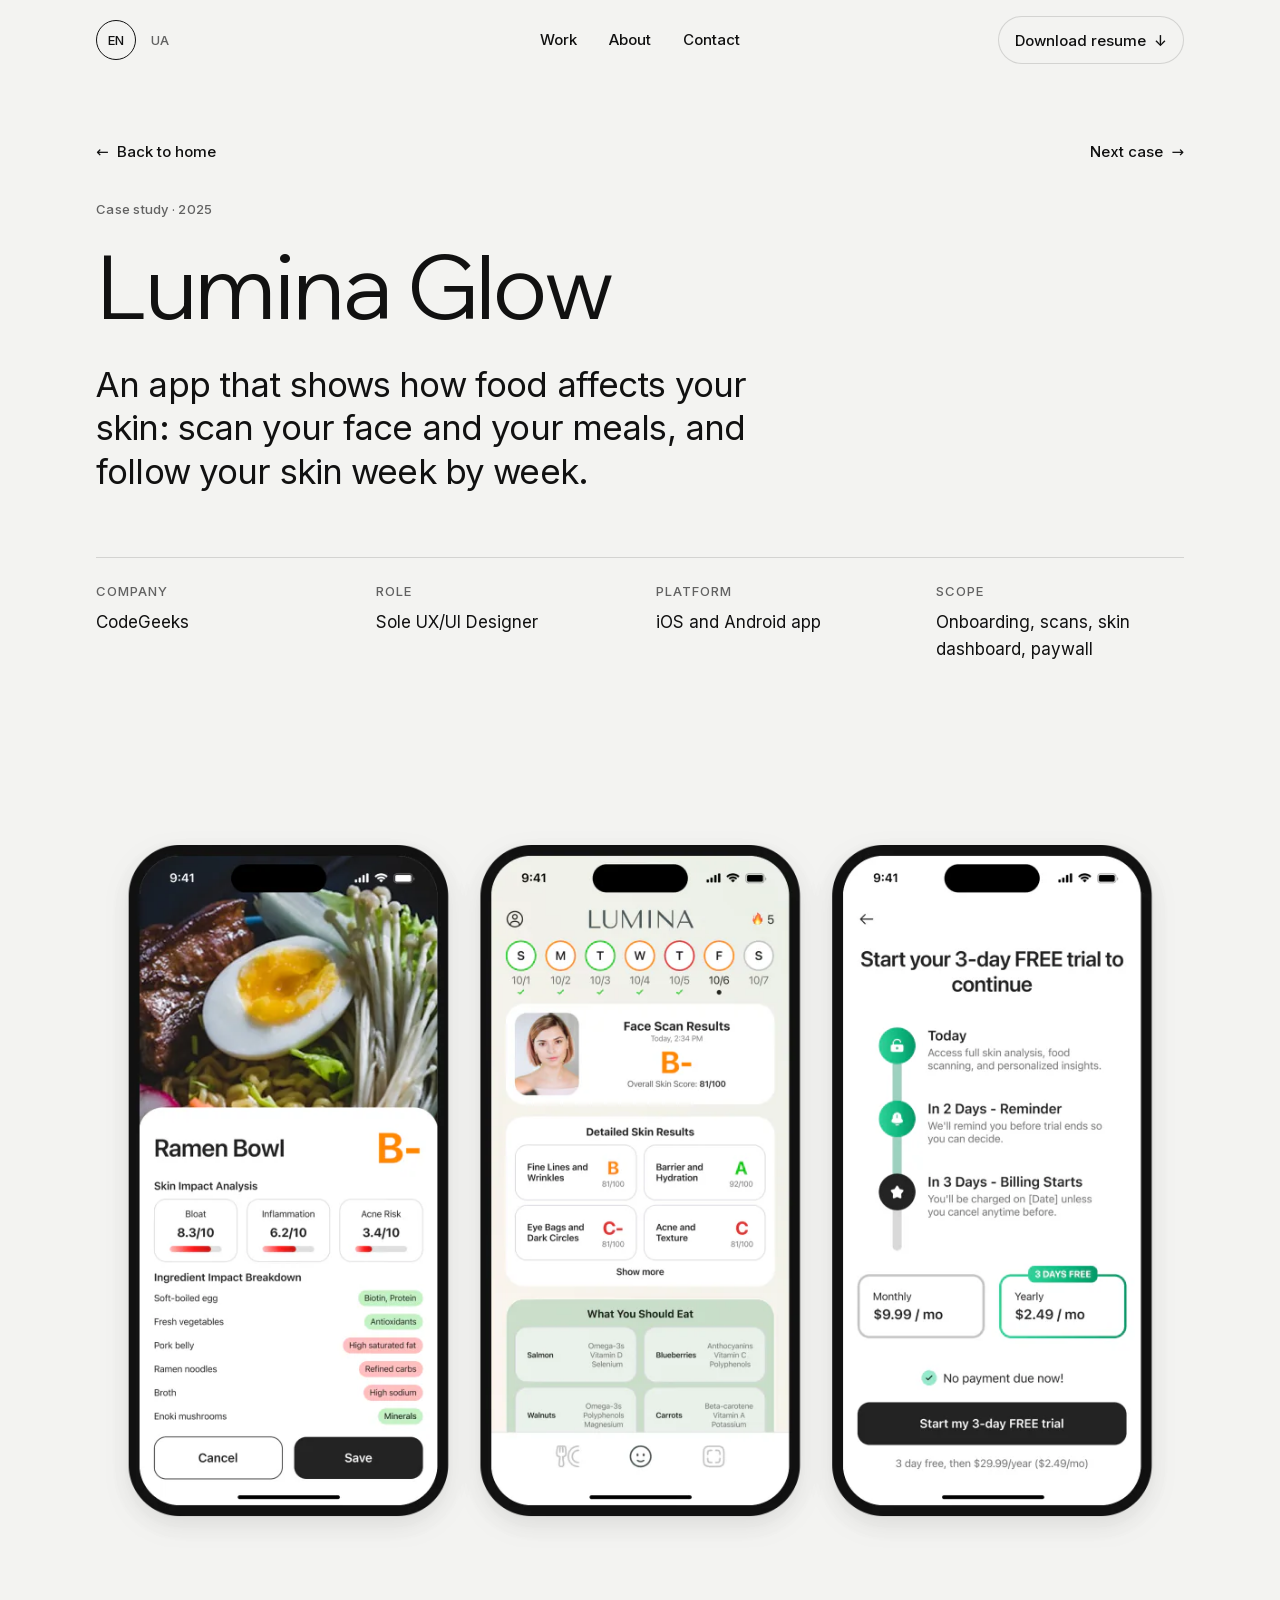
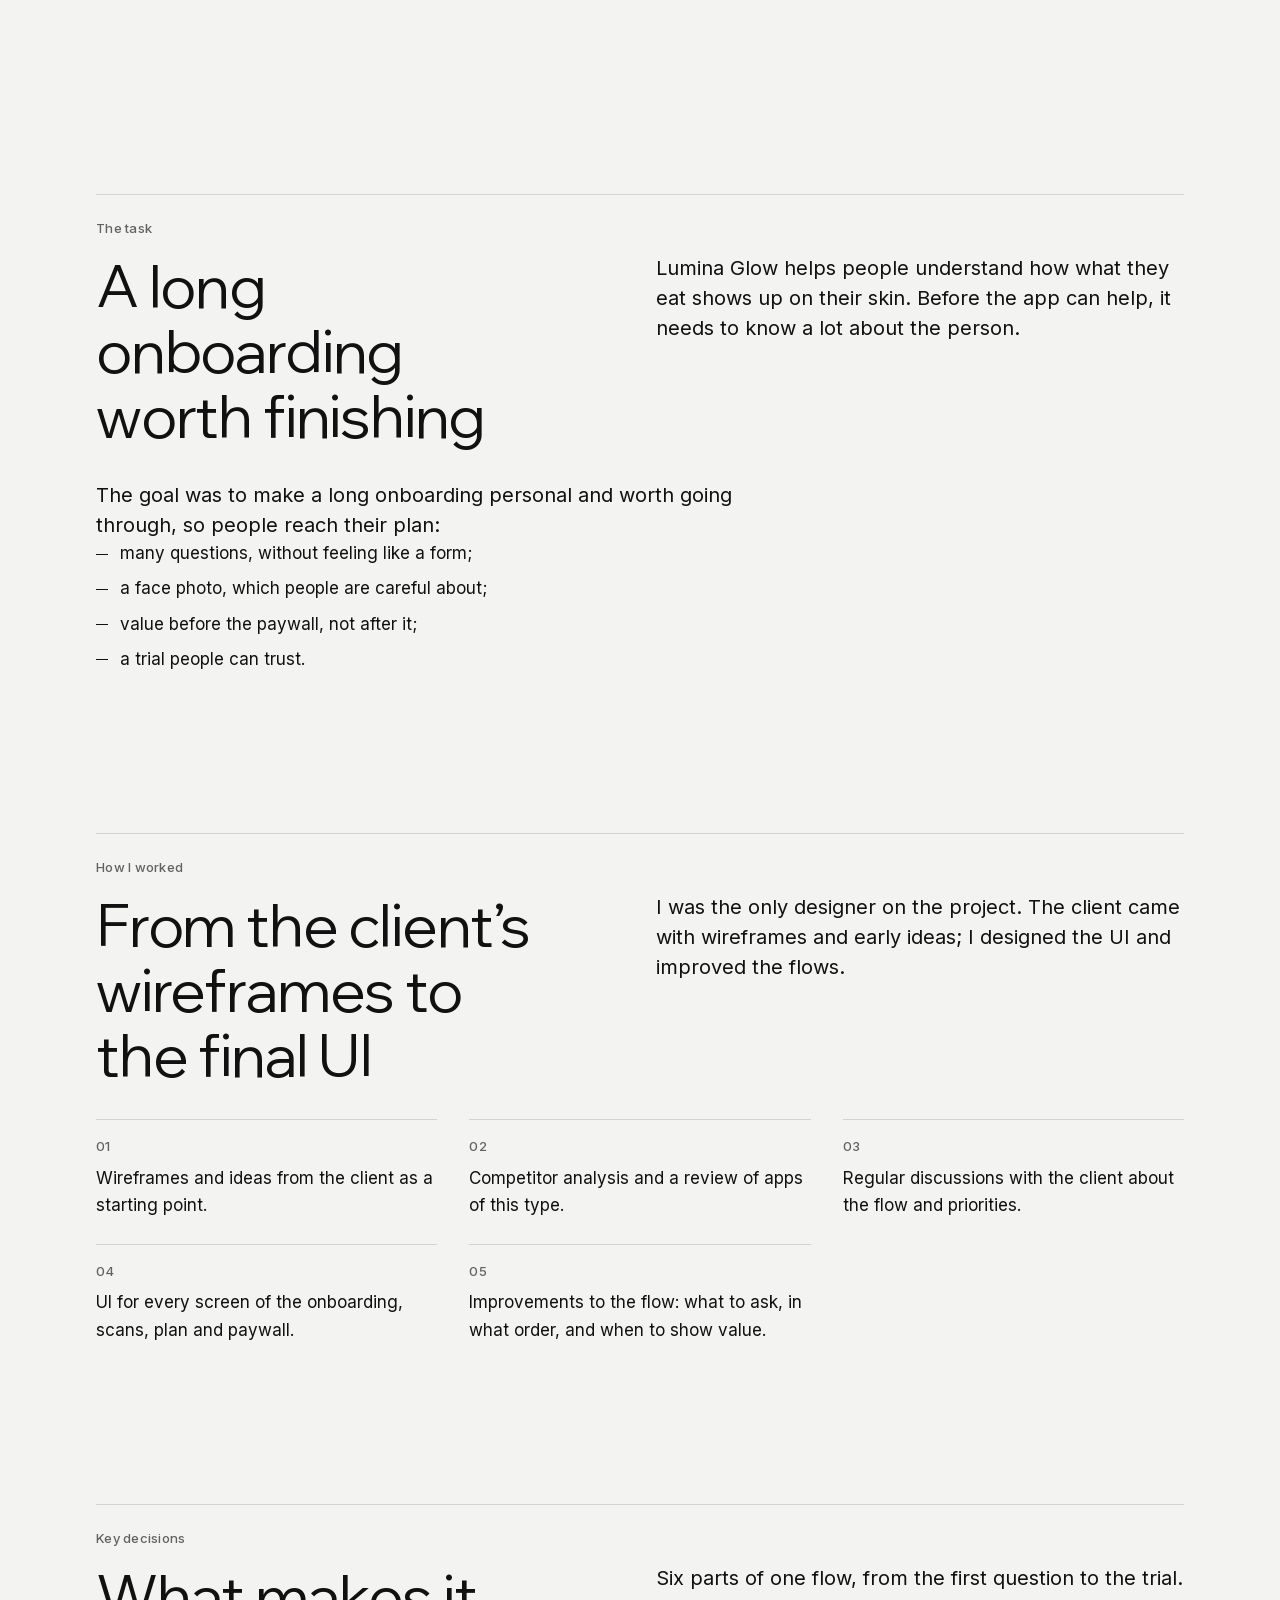
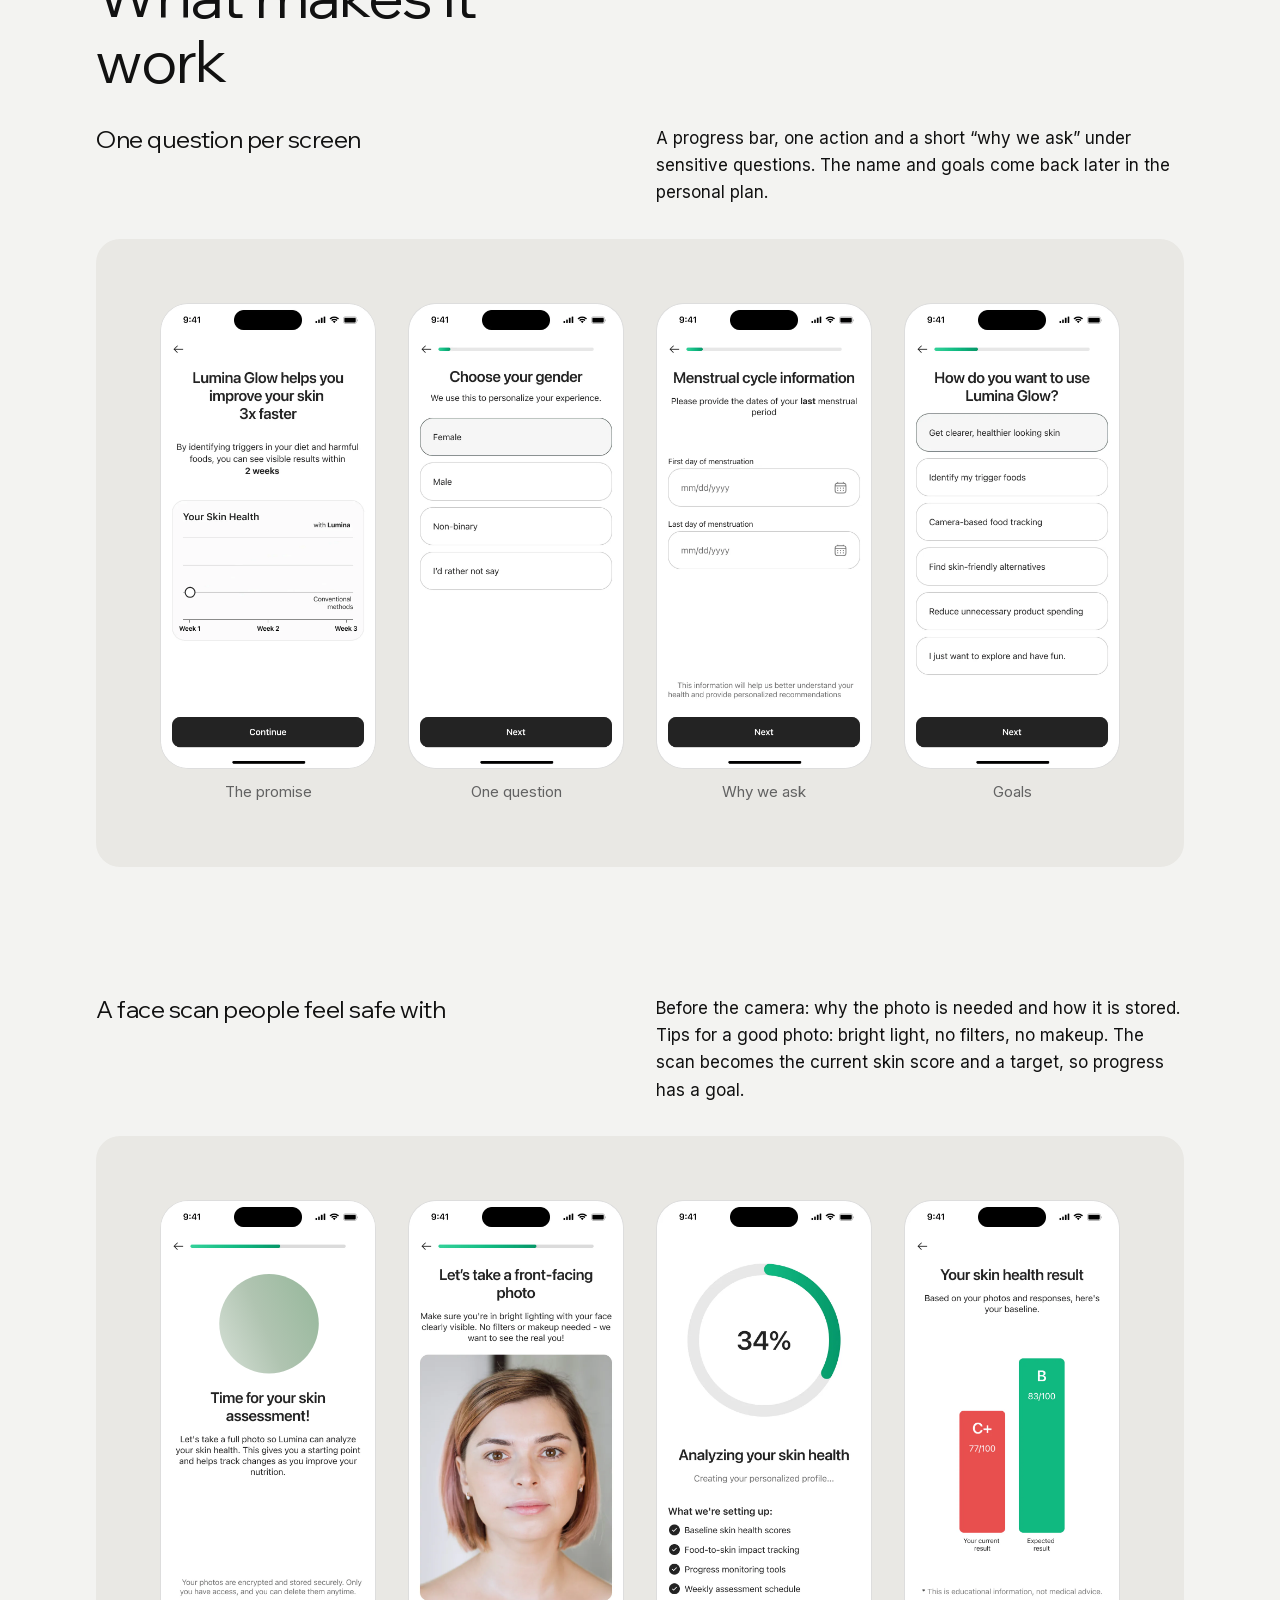
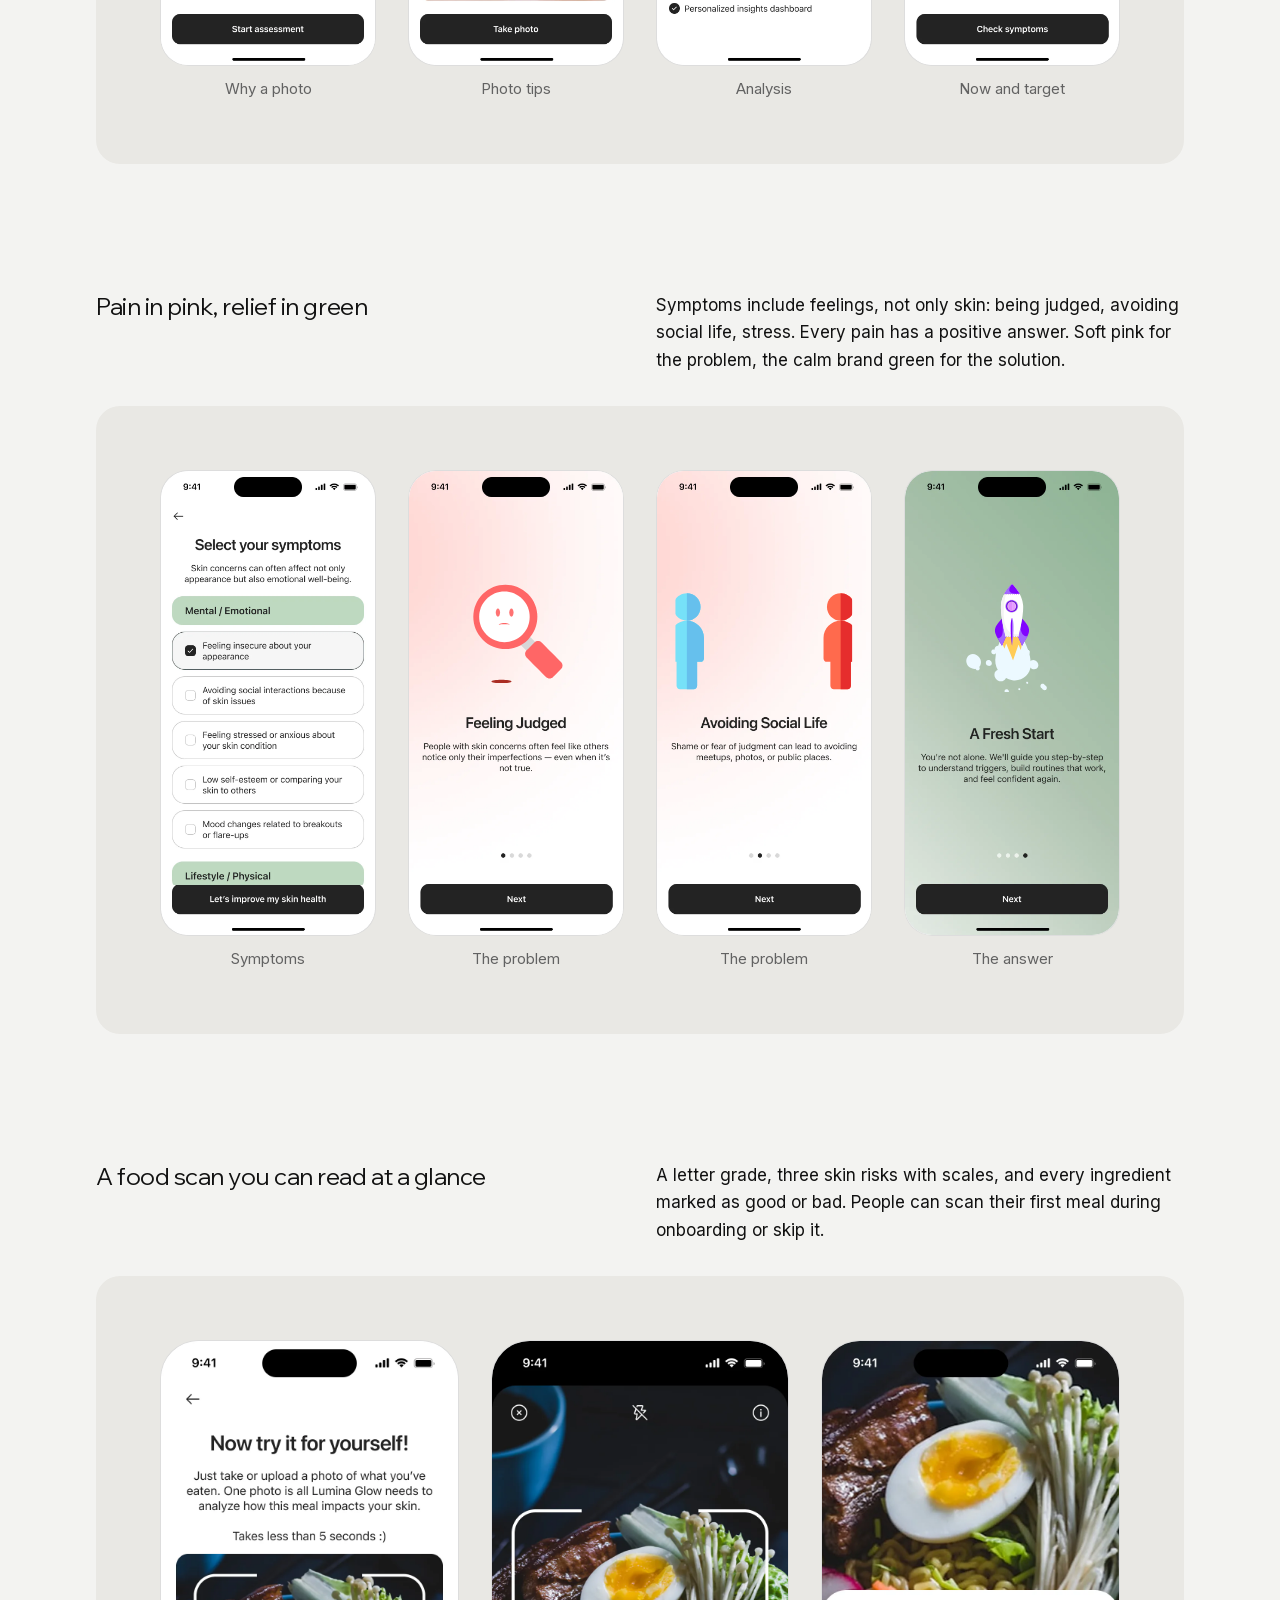
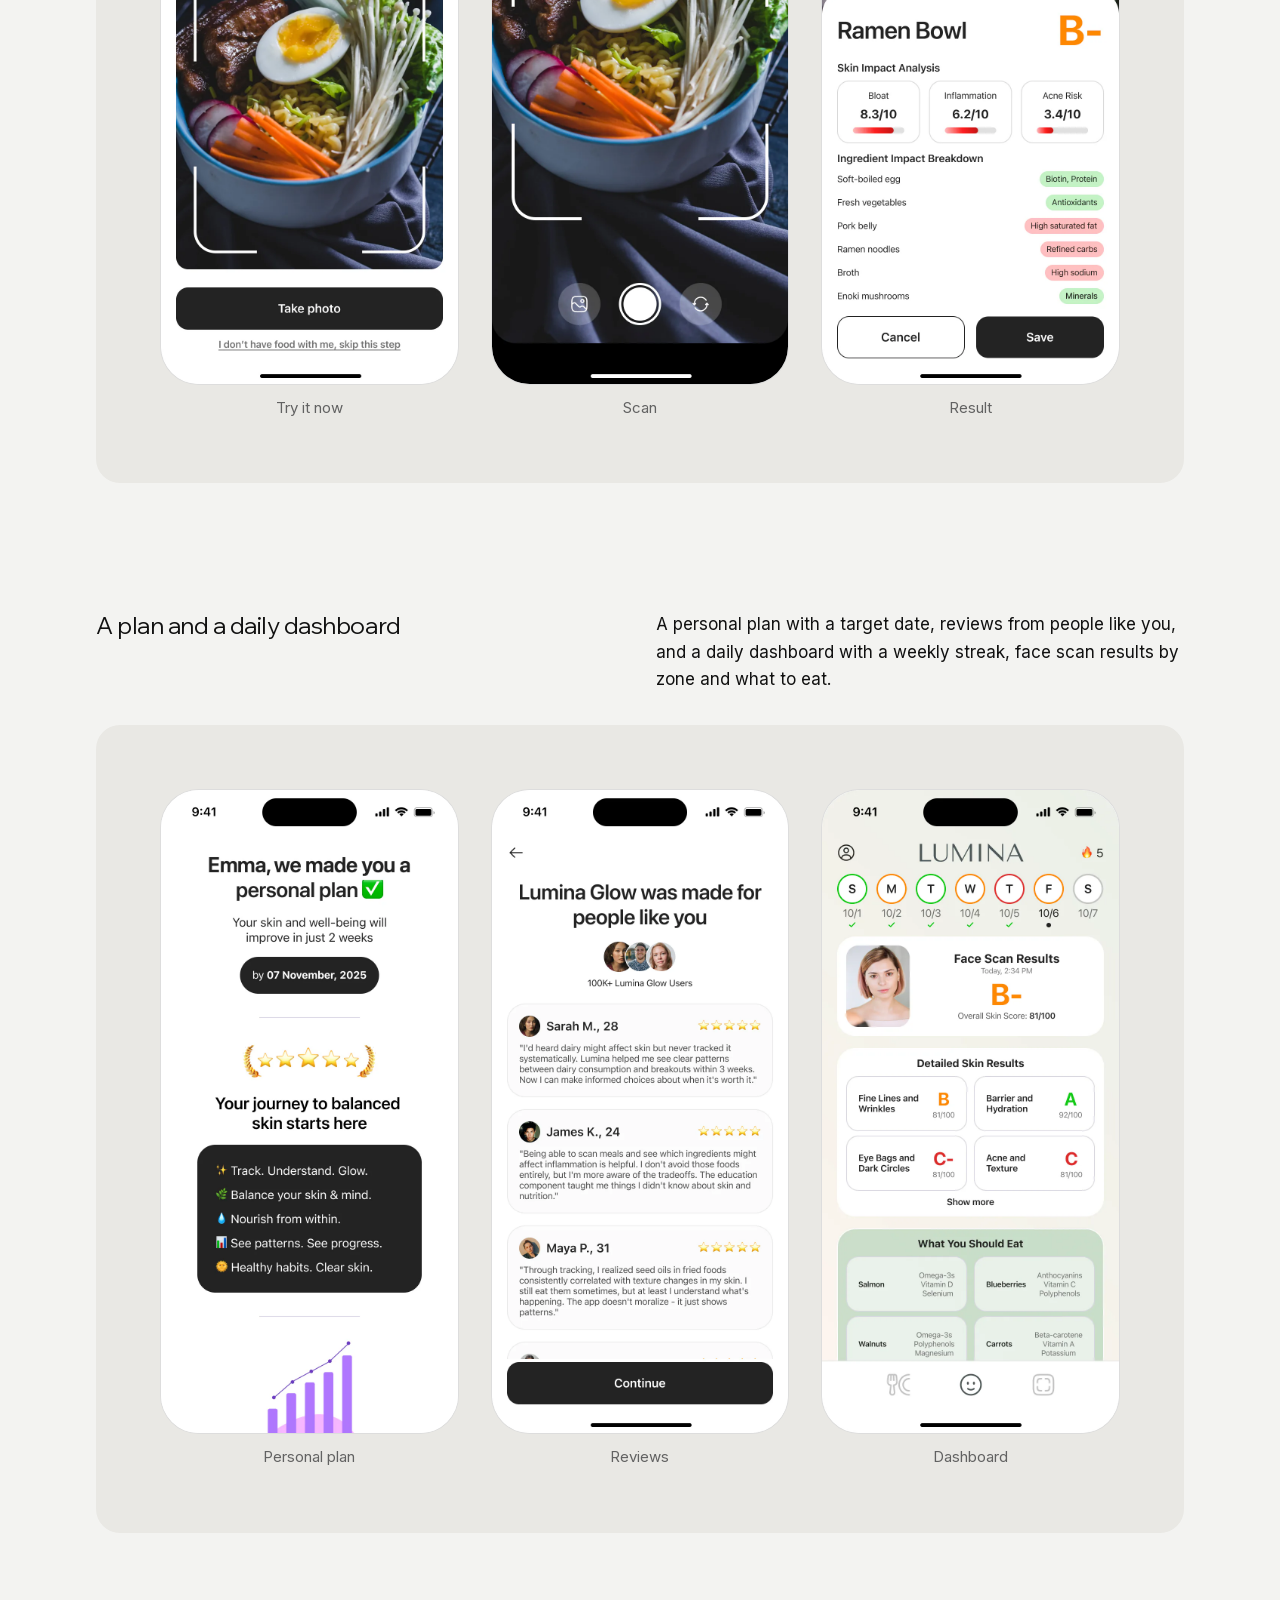
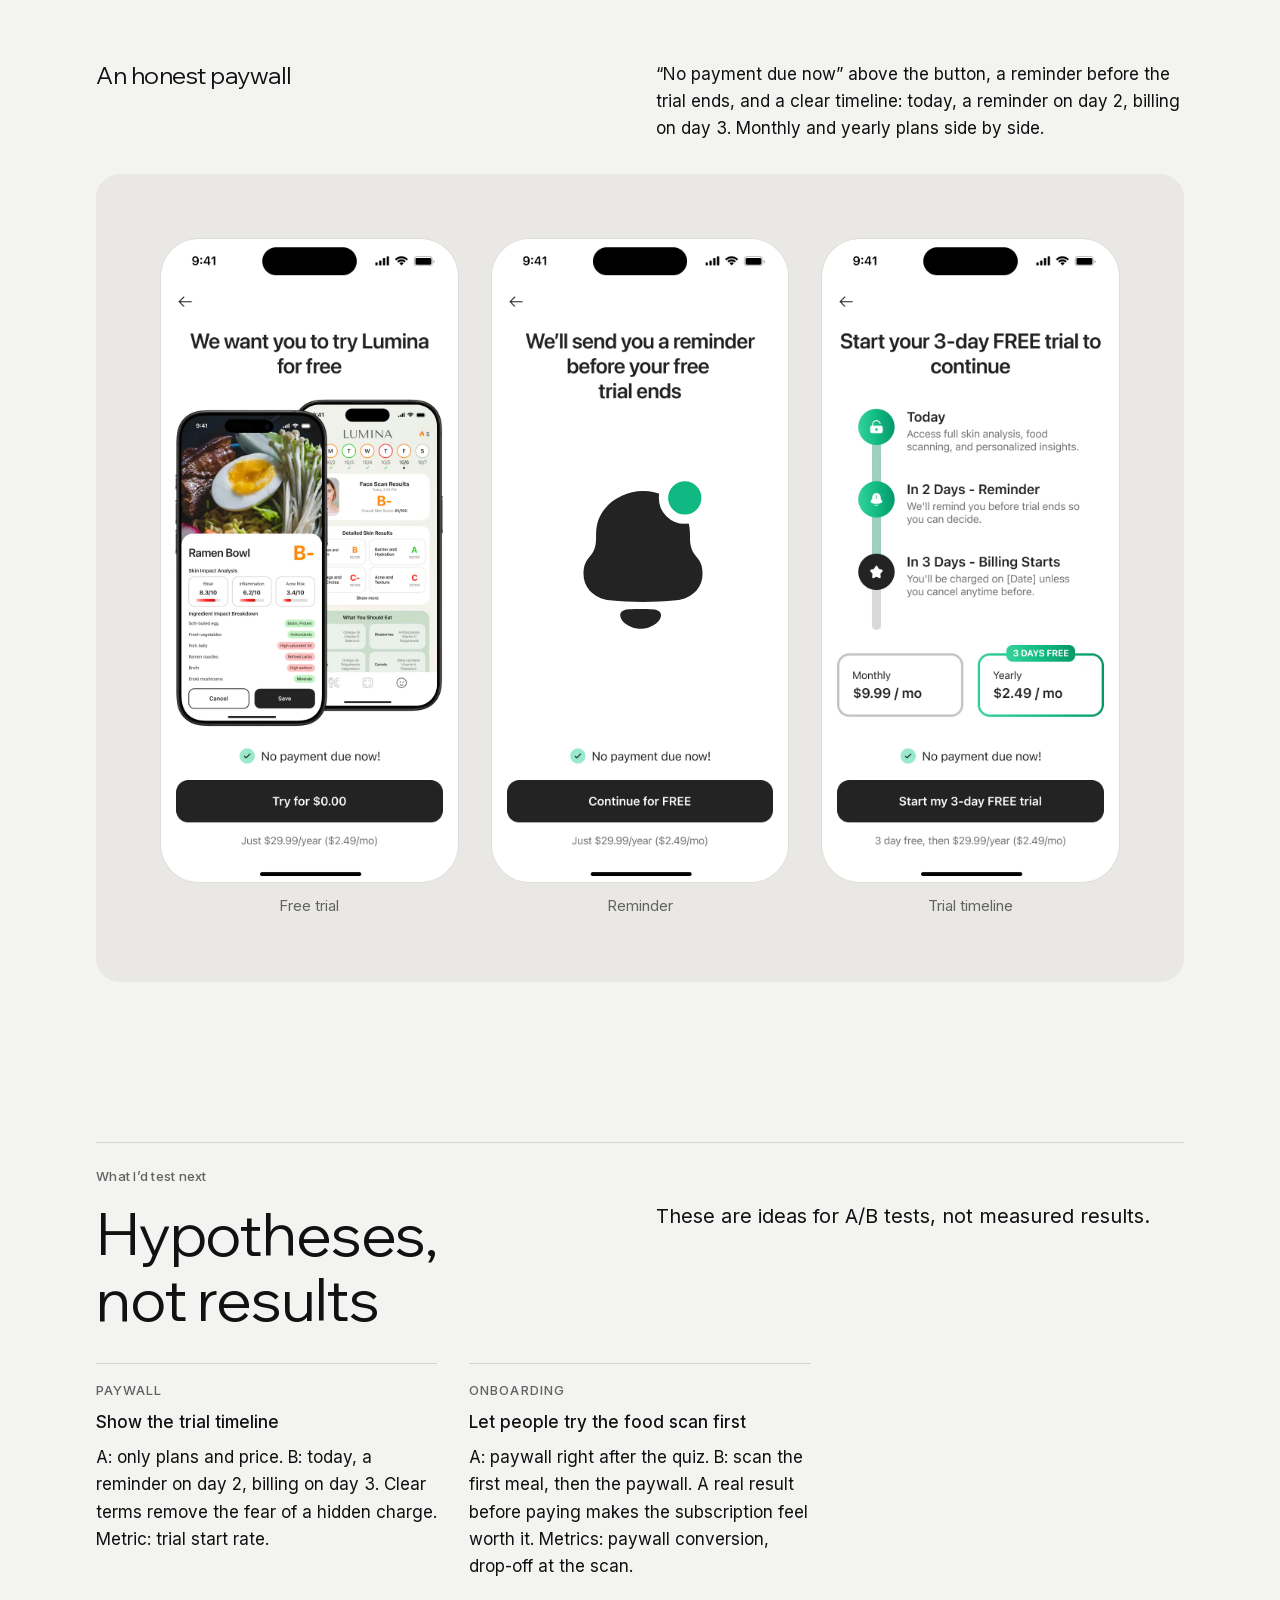
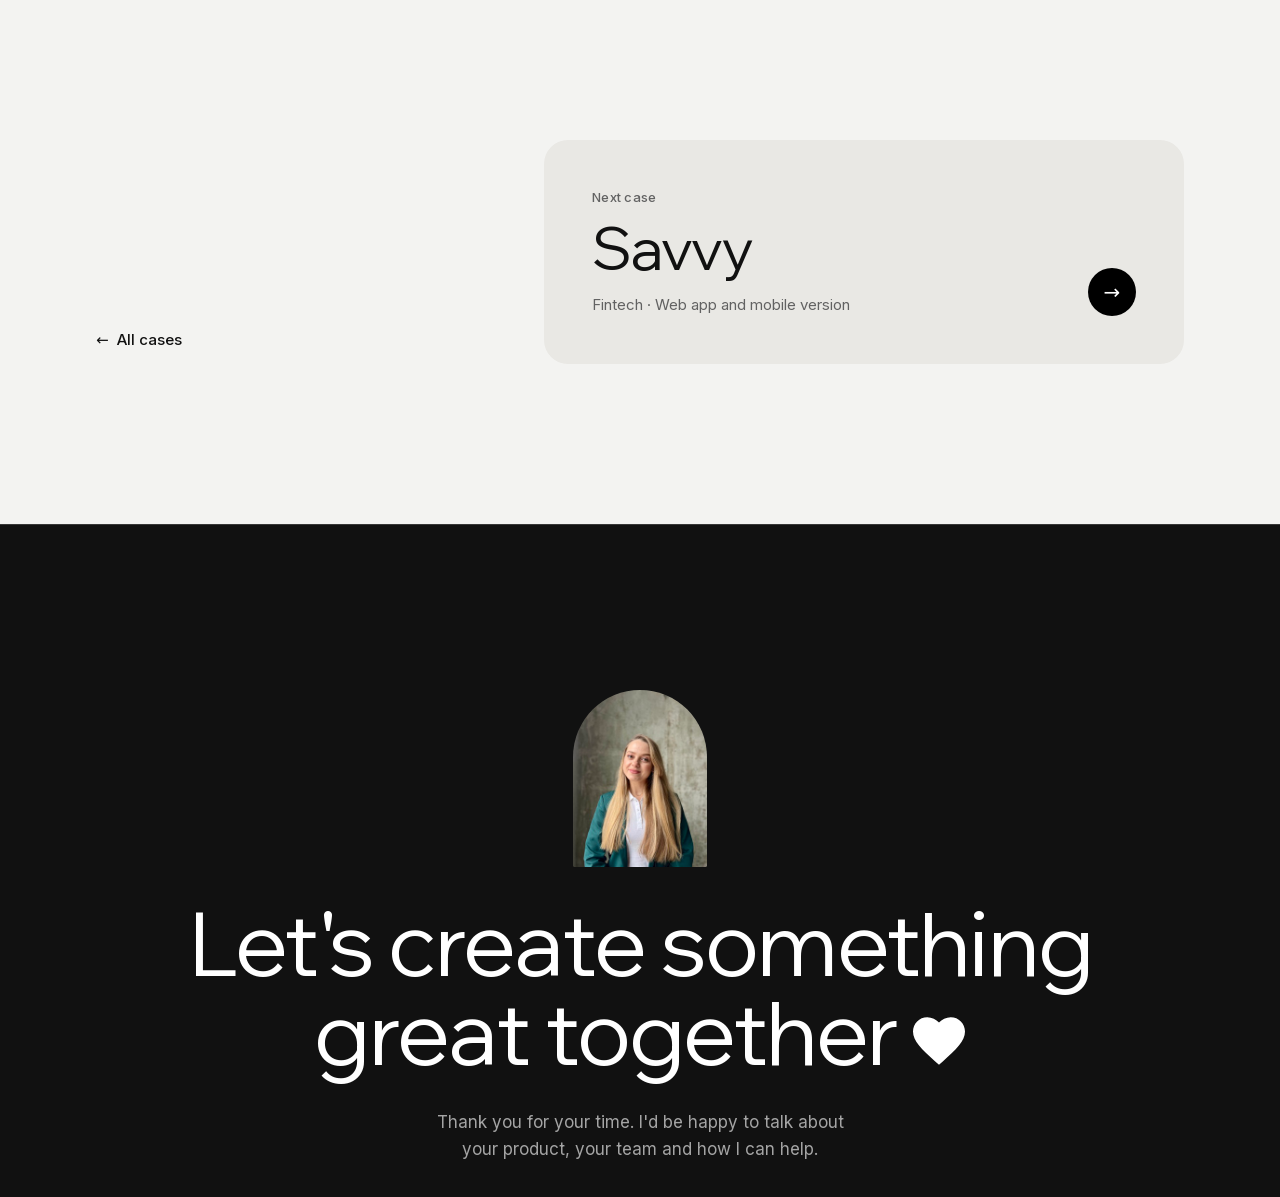
<file: cases/lumina-glow.html>
<!doctype html>
<html lang="en">
<head>
  <meta charset="utf-8">
  <meta name="viewport" content="width=device-width, initial-scale=1">
  <title>Lumina Glow case study · Yuliia Labish</title>
  <meta name="description" content="How Yuliia Labish designed Lumina Glow, an app that shows how food affects your skin: an onboarding quiz, face and food scans, a skin dashboard and an honest paywall.">
  <link rel="canonical" href="https://yuliialabish.com/cases/lumina-glow.html">
  <link rel="alternate" hreflang="en" href="https://yuliialabish.com/cases/lumina-glow.html">
  <link rel="alternate" hreflang="uk" href="https://yuliialabish.com/uk/cases/lumina-glow.html">
  <link rel="alternate" hreflang="x-default" href="https://yuliialabish.com/cases/lumina-glow.html">
  <script>
    document.documentElement.classList.add('js');
    // the loading screen plays only on the first visit; later pages and language switches open at once
    try { if (sessionStorage.getItem('yl-instant') || sessionStorage.getItem('yl-loaded')) document.documentElement.classList.add('no-curtain'); } catch (e) {}
    if (window.innerWidth < 768) document.documentElement.classList.add('no-curtain');
    setTimeout(function () {
      var c = document.querySelector('.curtain'); if (c) c.classList.add('is-up');
      document.querySelectorAll('img').forEach(function (i) { if (i.naturalWidth) i.classList.add('is-loaded'); });
    }, 4000);
  </script>
  <link rel="icon" href="../assets/img/brand/favicon-32.png" sizes="32x32" type="image/png">
  <link rel="apple-touch-icon" href="../assets/img/brand/apple-touch-icon.png">
  <meta property="og:type" content="article">
  <meta property="og:title" content="Lumina Glow case study · Yuliia Labish">
  <meta property="og:description" content="How Yuliia Labish designed Lumina Glow, an app that shows how food affects your skin: an onboarding quiz, face and food scans, a skin dashboard and an honest paywall.">
  <meta property="og:url" content="https://yuliialabish.com/cases/lumina-glow.html">
  <meta property="og:image" content="https://yuliialabish.com/assets/img/og/lumina-glow.jpg">
  <meta property="og:image:width" content="1200">
  <meta property="og:image:height" content="630">
  <meta name="twitter:card" content="summary_large_image">
  <!-- fonts are served from this site: no request to Google -->
  <link rel="preload" href="../assets/fonts/inter-latin.woff2" as="font" type="font/woff2" crossorigin>
  <link rel="stylesheet" href="../assets/css/fonts.css">
  <link rel="stylesheet" href="../assets/css/style.css">
</head>
<body>
  <div class="curtain" aria-hidden="true">
    <div class="curtain__inner"><span>Yuliia Labish</span><span class="curtain__count">0</span></div>
  </div>

  <a class="skip-link" href="#main">Skip to content</a>

  <header class="site-header">
    <div class="container site-header__inner">
      <button class="menu-toggle" type="button" aria-expanded="false" aria-controls="site-nav" data-open="Menu" data-close="Close">
        <span class="menu-toggle__dot" aria-hidden="true"></span><span class="menu-toggle__label">Menu</span>
      </button>
      <nav class="nav" id="site-nav" aria-label="Main">
        <div class="lang" aria-label="Language">
          <span aria-current="true">EN</span><a href="../uk/cases/lumina-glow.html" hreflang="uk" lang="uk" aria-label="Українська версія">UA</a>
        </div>
        <ul class="nav__list">
          <li><a href="../index.html#work">Work</a></li>
          <li><a href="../index.html#about">About</a></li>
          <li><a href="#contact">Contact</a></li>
        </ul>
      </nav>
      <a class="btn btn--small header-cv" href="../assets/files/yuliia-labish-cv-en.pdf" download aria-label="Download resume (PDF)"><span class="header-cv__full">Download resume</span><span class="header-cv__short" aria-hidden="true">CV</span><span class="header-cv__arrow" aria-hidden="true">↓</span></a>
    </div>
  </header>

  <main id="main">
    <section class="case-hero" aria-labelledby="case-title">
      <div class="container">
        <div class="case-top">
          <a class="case-back" href="../index.html"><span aria-hidden="true">←</span>Back to home</a>
          <a class="case-back case-back--next" href="savvy.html" aria-label="Next case: Savvy">Next case<span aria-hidden="true">→</span></a>
        </div>
        <p class="label">Case study · 2025</p>
        <h1 class="case-hero__title" id="case-title">Lumina Glow</h1>
        <p class="case-hero__lead">An app that shows how food affects your skin: scan your face and your meals, and follow your skin week by week.</p>
        <dl class="case-facts">
          <div><dt>Company</dt><dd>CodeGeeks</dd></div>
          <div><dt>Role</dt><dd>Sole UX/UI Designer</dd></div>
          <div><dt>Platform</dt><dd>iOS and Android app</dd></div>
          <div><dt>Scope</dt><dd>Onboarding, scans, skin dashboard, paywall</dd></div>
        </dl>
        <div class="case-cover"><picture><source media="(max-width: 767px)" srcset="../assets/img/cases/lumina-glow-m.webp 1200w, ../assets/img/cases/lumina-glow-m-2x.webp 2400w" sizes="100vw" width="1200" height="1000"><img src="../assets/img/cases/lumina-glow.webp" srcset="../assets/img/cases/lumina-glow.webp 1200w, ../assets/img/cases/lumina-glow-2x.webp 2400w" sizes="100vw" width="1200" height="750" alt="Lumina Glow on three phones: a ramen bowl scan with a B- grade, the skin dashboard with face scan results, and the 3-day free trial paywall." fetchpriority="high"></picture></div>
      </div>
    </section>

    <section class="case-sec" aria-labelledby="task-title">
      <div class="container">
      <div class="case-sec__head reveal-up">
        <p class="label">The task</p>
        <h2 class="case-sec__title" id="task-title">A long onboarding worth finishing</h2>
        <p class="case-sec__intro case-text">Lumina Glow helps people understand how what they eat shows up on their skin. Before the app can help, it needs to know a lot about the person.</p>
      </div>
        <div class="case-sec__body reveal-up">
          <p class="case-text">The goal was to make a long onboarding personal and worth going through, so people reach their plan:</p>
          <ul class="case-points">
            <li>many questions, without feeling like a form;</li>
            <li>a face photo, which people are careful about;</li>
            <li>value before the paywall, not after it;</li>
            <li>a trial people can trust.</li>
          </ul>
        </div>
      </div>
    </section>

    <section class="case-sec" aria-labelledby="how-title">
      <div class="container">
      <div class="case-sec__head reveal-up">
        <p class="label">How I worked</p>
        <h2 class="case-sec__title" id="how-title">From the client’s wireframes to the final UI</h2>
        <p class="case-sec__intro case-text">I was the only designer on the project. The client came with wireframes and early ideas; I designed the UI and improved the flows.</p>
      </div>
        <ol class="case-steps case-sec__body reveal-up">
          <li>Wireframes and ideas from the client as a starting point.</li>
          <li>Competitor analysis and a review of apps of this type.</li>
          <li>Regular discussions with the client about the flow and priorities.</li>
          <li>UI for every screen of the onboarding, scans, plan and paywall.</li>
          <li>Improvements to the flow: what to ask, in what order, and when to show value.</li>
        </ol>
      </div>
    </section>

    <section class="case-sec" aria-labelledby="dec-title">
      <div class="container">
      <div class="case-sec__head reveal-up">
        <p class="label">Key decisions</p>
        <h2 class="case-sec__title" id="dec-title">What makes it work</h2>
        <p class="case-sec__intro case-text">Six parts of one flow, from the first question to the trial.</p>
      </div>
        <div class="case-sec__body">
        <article class="decision reveal-up">
          <h3 class="decision__title">One question per screen</h3>
          <div class="decision__body">
            <p>A progress bar, one action and a short “why we ask” under sensitive questions. The name and goals come back later in the personal plan.</p>
          </div>
          <div class="shots shots--row shots--row4">
            <figure class="shot shot--phone"><div class="shot__media"><img src="../assets/img/cases/lumina/quiz-intro.webp" width="393" height="852" alt="The first screen: Lumina Glow helps you improve your skin 3x faster, with a chart comparing Lumina and conventional methods." loading="lazy"><div class="shot__chart" aria-hidden="true" data-base="../assets/img/cases/lumina/quiz-intro-base.webp"><svg viewBox="0 0 393 852"><path class="chart-draw__line" pathLength="1" transform="translate(58.7871 428.487)" fill="none" stroke="#15CC18" stroke-width="3" d="M0.645499 94.5669L29.6422 80.7369C32.3859 79.4284 35.3124 78.5444 38.3217 78.1152L55.0158 75.7346C64.7685 74.3438 73.217 68.2535 77.619 59.4402L77.7169 59.2442C79.3405 55.9936 81.5411 53.065 84.2116 50.601L90.8302 44.494C94.2246 41.362 98.2963 39.0561 102.728 37.7558L129.689 29.8456C132.618 28.9861 135.662 28.5787 138.714 28.6377L162.225 29.0919C168.852 29.22 175.336 27.1496 180.662 23.2041L193.639 13.5915C198.965 9.64603 205.448 7.57563 212.075 7.70366L234.641 8.13963C236.758 8.18052 238.873 7.99728 240.951 7.59296L272.406 1.47246"/><path class="chart-draw__line" pathLength="1" transform="translate(56.894 511.432)" fill="none" stroke="#DC2B2B" stroke-width="3" d="M0.0700087 18.569L67.2687 21.7116C72.0561 21.9355 76.8274 21.0092 81.1831 19.0102L99.5941 10.5609C104.604 8.26154 110.152 7.38718 115.626 8.03386L146.514 11.6823C148.506 11.9176 150.516 11.9525 152.515 11.7865L187.641 8.87026C190.377 8.64309 193.07 8.04133 195.642 7.08186L205.538 3.3912C212.234 0.893989 219.601 0.868987 226.313 3.3207L243.608 9.63749C247.891 11.2016 252.473 11.7691 257.008 11.2969L283.785 8.50821"/><circle class="chart-draw__dot" cx="340" cy="429" r="9" fill="#fff" stroke="#15CC18" stroke-width="2"/><circle class="chart-draw__dot" cx="340" cy="519" r="9" fill="#fff" stroke="#DC2B2B" stroke-width="2"/><circle cx="54" cy="529" r="9" fill="#fff" stroke="#232323" stroke-width="2"/></svg></div></div><figcaption>The promise</figcaption></figure>
            <figure class="shot shot--phone"><img src="../assets/img/cases/lumina/quiz-gender.webp" width="393" height="852" alt="Quiz question: choose your gender, with a note that it is used to personalise the experience." loading="lazy"><figcaption>One question</figcaption></figure>
            <figure class="shot shot--phone"><img src="../assets/img/cases/lumina/quiz-cycle.webp" width="393" height="852" alt="Quiz question about the menstrual cycle with a note explaining why it is asked." loading="lazy"><figcaption>Why we ask</figcaption></figure>
            <figure class="shot shot--phone"><img src="../assets/img/cases/lumina/quiz-use.webp" width="393" height="852" alt="Quiz question: how do you want to use Lumina Glow, with six goals to pick from." loading="lazy"><figcaption>Goals</figcaption></figure>
          </div>
        </article>

        <article class="decision reveal-up">
          <h3 class="decision__title">A face scan people feel safe with</h3>
          <div class="decision__body">
            <p>Before the camera: why the photo is needed and how it is stored. Tips for a good photo: bright light, no filters, no makeup. The scan becomes the current skin score and a target, so progress has a goal.</p>
          </div>
          <div class="shots shots--row shots--row4">
            <figure class="shot shot--phone"><div class="shot__media"><img src="../assets/img/cases/lumina/face-intro.webp" width="393" height="852" alt="Time for your skin assessment, with a note that photos are encrypted and can be deleted at any time." loading="lazy"><div class="shot__lottie" aria-hidden="true" style="--x:21.63%;--y:12.56%;--w:56.74%;--h:28.17%" data-lottie="../assets/lottie/selfie-animation.json" data-base="../assets/img/cases/lumina/face-intro-base.webp"></div></div><figcaption>Why a photo</figcaption></figure>
            <figure class="shot shot--phone"><img src="../assets/img/cases/lumina/face-photo.webp" width="393" height="852" alt="Take a front-facing photo: bright light, no filters, no makeup." loading="lazy"><figcaption>Photo tips</figcaption></figure>
            <figure class="shot shot--phone"><img src="../assets/img/cases/lumina/face-analyzing.webp" width="393" height="852" alt="Analyzing your skin health at 34%, with a list of what is being set up." loading="lazy"><figcaption>Analysis</figcaption></figure>
            <figure class="shot shot--phone"><img src="../assets/img/cases/lumina/face-result.webp" width="393" height="852" alt="Skin health result: current C+ 77 out of 100 and expected B 83 out of 100." loading="lazy"><figcaption>Now and target</figcaption></figure>
          </div>
        </article>

        <article class="decision reveal-up">
          <h3 class="decision__title">Pain in pink, relief in green</h3>
          <div class="decision__body">
            <p>Symptoms include feelings, not only skin: being judged, avoiding social life, stress. Every pain has a positive answer. Soft pink for the problem, the calm brand green for the solution.</p>
          </div>
          <div class="shots shots--row shots--row4">
            <figure class="shot shot--phone"><img src="../assets/img/cases/lumina/symptoms.webp" width="393" height="852" alt="Select your symptoms, grouped into mental and emotional, and lifestyle and physical." loading="lazy"><figcaption>Symptoms</figcaption></figure>
            <figure class="shot shot--phone"><div class="shot__media"><img src="../assets/img/cases/lumina/pain-judged.webp" width="393" height="852" alt="Feeling Judged: a pink screen about how people with skin concerns feel." loading="lazy"><div class="shot__lottie" aria-hidden="true" style="--x:0.00%;--y:16.20%;--w:100.00%;--h:31.46%" data-lottie="../assets/lottie/looking-goes-wrong.json" data-base="../assets/img/cases/lumina/pain-judged-base.webp"></div></div><figcaption>The problem</figcaption></figure>
            <figure class="shot shot--phone"><div class="shot__media"><img src="../assets/img/cases/lumina/pain-social.webp" width="393" height="852" alt="Avoiding Social Life: a pink screen about skipping meetups and photos." loading="lazy"><div class="shot__lottie" aria-hidden="true" style="--x:8.91%;--y:17.84%;--w:82.19%;--h:37.91%" data-lottie="../assets/lottie/keep-distance.json" data-base="../assets/img/cases/lumina/pain-social-base.webp"></div></div><figcaption>The problem</figcaption></figure>
            <figure class="shot shot--phone"><div class="shot__media"><img src="../assets/img/cases/lumina/gain-fresh.webp" width="393" height="852" alt="A Fresh Start: a green screen promising step-by-step guidance." loading="lazy"><div class="shot__lottie" aria-hidden="true" style="--x:27.48%;--y:19.48%;--w:45.04%;--h:28.17%" data-lottie="../assets/lottie/rocket.json" data-base="../assets/img/cases/lumina/gain-fresh-base.webp"></div></div><figcaption>The answer</figcaption></figure>
          </div>
        </article>

        <article class="decision reveal-up">
          <h3 class="decision__title">A food scan you can read at a glance</h3>
          <div class="decision__body">
            <p>A letter grade, three skin risks with scales, and every ingredient marked as good or bad. People can scan their first meal during onboarding or skip it.</p>
          </div>
          <div class="shots shots--row">
            <figure class="shot shot--phone"><img src="../assets/img/cases/lumina/food-intro.webp" width="393" height="852" alt="Now try it for yourself: take or upload a photo of a meal, with a link to skip this step." loading="lazy"><figcaption>Try it now</figcaption></figure>
            <figure class="shot shot--phone"><img src="../assets/img/cases/lumina/food-camera.webp" width="393" height="852" alt="The camera framing a ramen bowl." loading="lazy"><figcaption>Scan</figcaption></figure>
            <figure class="shot shot--phone"><img src="../assets/img/cases/lumina/food-result.webp" width="393" height="852" alt="Ramen Bowl scored B-: bloat, inflammation and acne risk scales, and each ingredient tagged good or bad." loading="lazy"><figcaption>Result</figcaption></figure>
          </div>
        </article>

        <article class="decision reveal-up">
          <h3 class="decision__title">A plan and a daily dashboard</h3>
          <div class="decision__body">
            <p>A personal plan with a target date, reviews from people like you, and a daily dashboard with a weekly streak, face scan results by zone and what to eat.</p>
          </div>
          <div class="shots shots--row">
            <figure class="shot shot--phone"><img src="../assets/img/cases/lumina/plan.webp" width="393" height="852" alt="Emma, we made you a personal plan: a target date, rating and the journey to balanced skin." loading="lazy"><figcaption>Personal plan</figcaption></figure>
            <figure class="shot shot--phone"><img src="../assets/img/cases/lumina/reviews.webp" width="393" height="852" alt="Lumina Glow was made for people like you: reviews from three users." loading="lazy"><figcaption>Reviews</figcaption></figure>
            <figure class="shot shot--phone"><img src="../assets/img/cases/lumina/dashboard.webp" width="393" height="852" alt="Daily dashboard: weekly streak, face scan result B-, detailed skin results and what you should eat." loading="lazy"><figcaption>Dashboard</figcaption></figure>
          </div>
        </article>

        <article class="decision reveal-up">
          <h3 class="decision__title">An honest paywall</h3>
          <div class="decision__body">
            <p>“No payment due now” above the button, a reminder before the trial ends, and a clear timeline: today, a reminder on day 2, billing on day 3. Monthly and yearly plans side by side.</p>
          </div>
          <div class="shots shots--row">
            <figure class="shot shot--phone"><img src="../assets/img/cases/lumina/pay-try.webp" width="393" height="852" alt="We want you to try Lumina for free, with the app on two phones and No payment due now." loading="lazy"><figcaption>Free trial</figcaption></figure>
            <figure class="shot shot--phone"><div class="shot__media"><img src="../assets/img/cases/lumina/pay-reminder.webp" width="393" height="852" alt="We’ll send you a reminder before your free trial ends." loading="lazy"><div class="shot__lottie" aria-hidden="true" style="--x:7.63%;--y:30.52%;--w:84.73%;--h:39.08%" data-lottie="../assets/lottie/message-to-remind.json" data-base="../assets/img/cases/lumina/pay-reminder-base.webp"></div></div><figcaption>Reminder</figcaption></figure>
            <figure class="shot shot--phone"><img src="../assets/img/cases/lumina/pay-trial.webp" width="393" height="852" alt="Start your 3-day free trial: a timeline for today, day 2 and day 3, and monthly and yearly plans." loading="lazy"><figcaption>Trial timeline</figcaption></figure>
          </div>
        </article>
        </div>
      </div>
    </section>

    <section class="case-sec" aria-labelledby="next-title">
      <div class="container">
      <div class="case-sec__head reveal-up">
        <p class="label">What I’d test next</p>
        <h2 class="case-sec__title" id="next-title">Hypotheses, not results</h2>
        <p class="case-sec__intro case-text">These are ideas for A/B tests, not measured results.</p>
      </div>
        <ol class="case-steps case-tests case-sec__body reveal-up">
          <li><span class="case-tests__tag">Paywall</span><strong class="case-tests__title">Show the trial timeline</strong>A: only plans and price. B: today, a reminder on day 2, billing on day 3. Clear terms remove the fear of a hidden charge. Metric: trial start rate.</li>
          <li><span class="case-tests__tag">Onboarding</span><strong class="case-tests__title">Let people try the food scan first</strong>A: paywall right after the quiz. B: scan the first meal, then the paywall. A real result before paying makes the subscription feel worth it. Metrics: paywall conversion, drop-off at the scan.</li>
        </ol>
      </div>
    </section>

    <nav class="case-next" aria-label="All cases">
      <div class="container case-end">
        <a class="next-card" href="savvy.html">
          <span class="label next-card__label">Next case</span>
          <span class="next-card__name">Savvy</span>
          <span class="next-card__type">Fintech · Web app and mobile version</span>
          <span class="next-card__arrow" aria-hidden="true">→</span>
        </a>
        <a class="case-back case-end__all" href="../index.html#work"><span aria-hidden="true">←</span>All cases</a>
      </div>
    </nav>
  </main>

  <footer class="site-footer" id="contact">
    <div class="container">
      <div class="footer__head">
        <img class="footer__avatar" src="../assets/img/photo/yuliia-labish-avatar.jpg" width="144" height="192" alt="" loading="lazy">
        <h2 class="footer__title">Let's create something <span class="footer__pair">great <span class="nowrap">together <span class="footer__heart" aria-hidden="true"></span></span></span></h2>
      </div>
      <p class="footer__note">Thank you for your time. I'd be happy to talk about your product, your team and how I can help.</p>
      <ul class="contacts">
        <li><a class="btn btn--dark" href="mailto:yuliia.labish@gmail.com">yuliia.labish@gmail.com</a></li>
        <li><a class="btn btn--dark" href="https://t.me/yulia_labish" target="_blank" rel="noopener">Telegram<span aria-hidden="true">↗</span></a></li>
        <li><a class="btn btn--dark" href="https://www.linkedin.com/in/yuliia-labish" target="_blank" rel="noopener">LinkedIn<span aria-hidden="true">↗</span></a></li>
        <li><a class="btn btn--dark" href="../assets/files/yuliia-labish-cv-en.pdf" download>Download resume<span aria-hidden="true">↓</span></a></li>
      </ul>
    </div>
  </footer>

  <a class="float-cta float-cta--with-top" href="#contact">Get in touch</a>
  <button class="to-top" type="button" aria-label="Back to top"><span aria-hidden="true">↑</span></button>
  <div class="cursor" aria-hidden="true">View</div>

  <script src="../assets/js/main.js" defer></script>
</body>
</html>
</file>
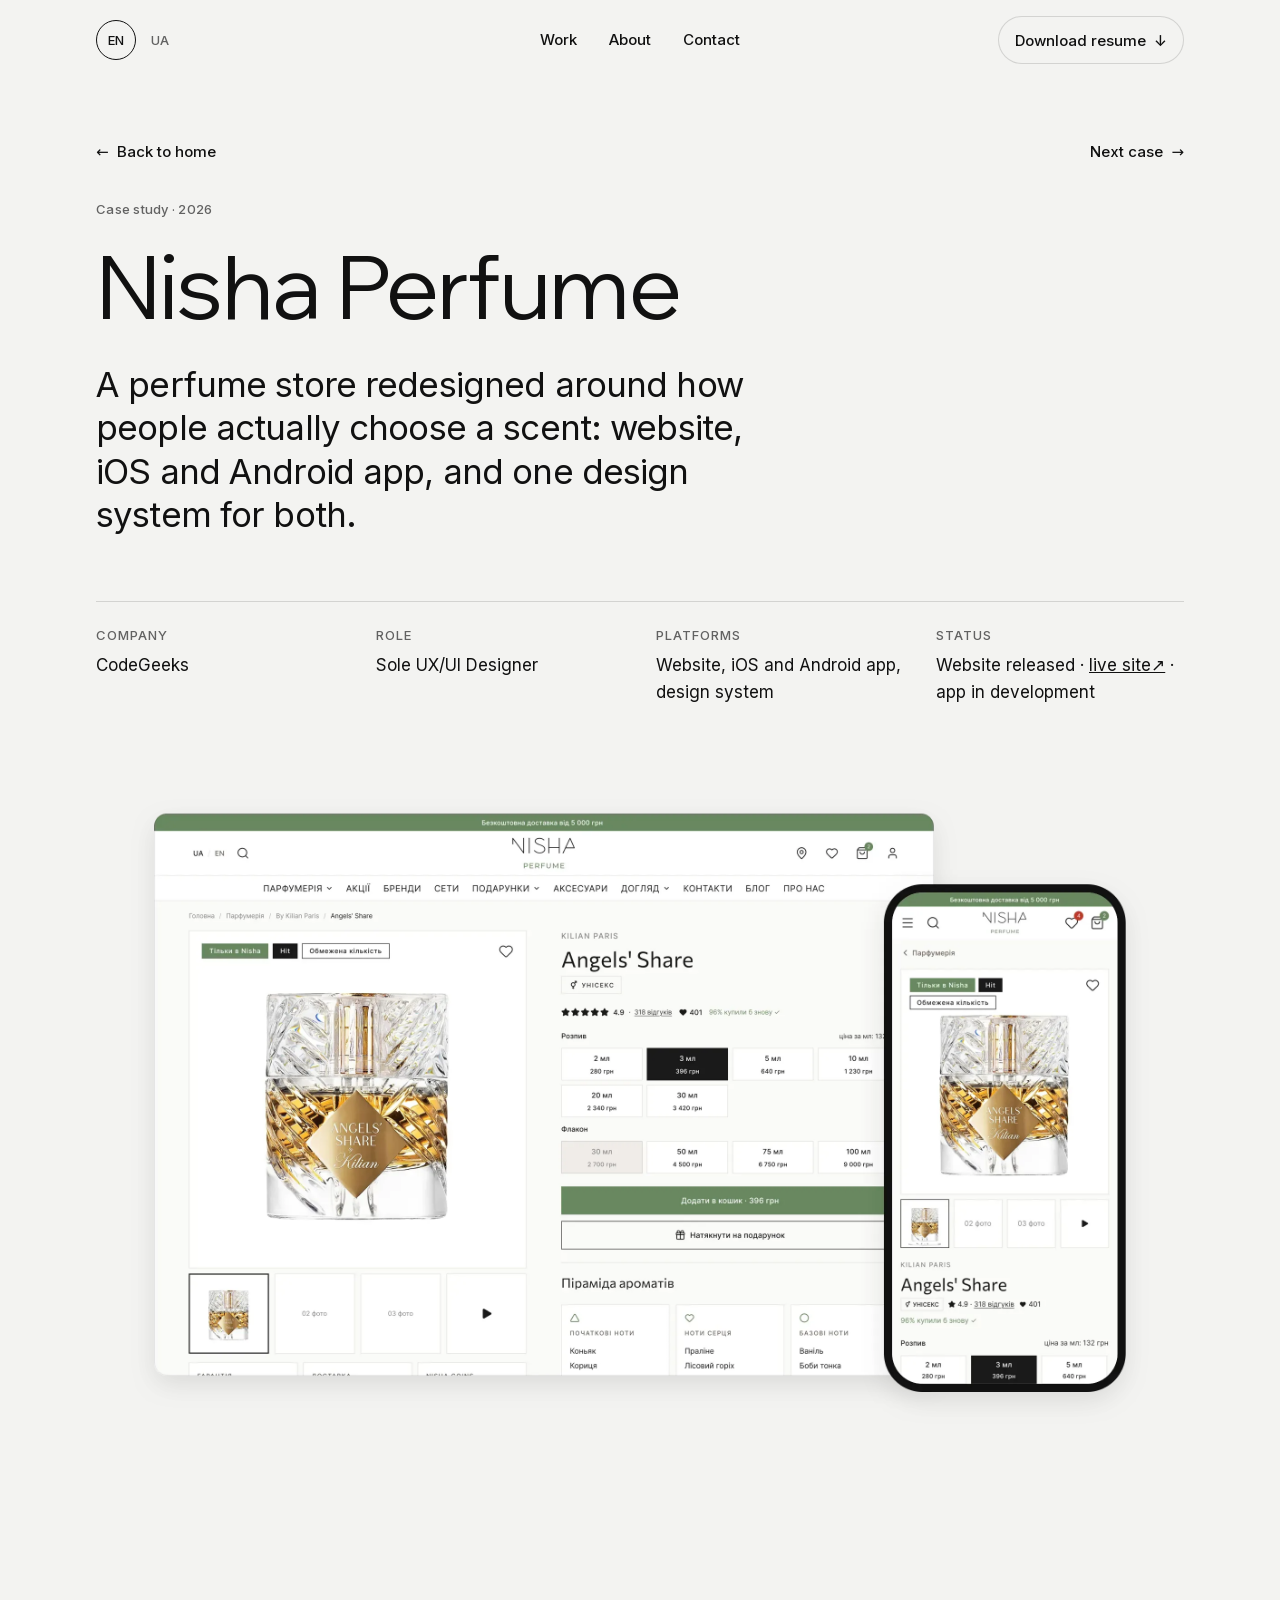
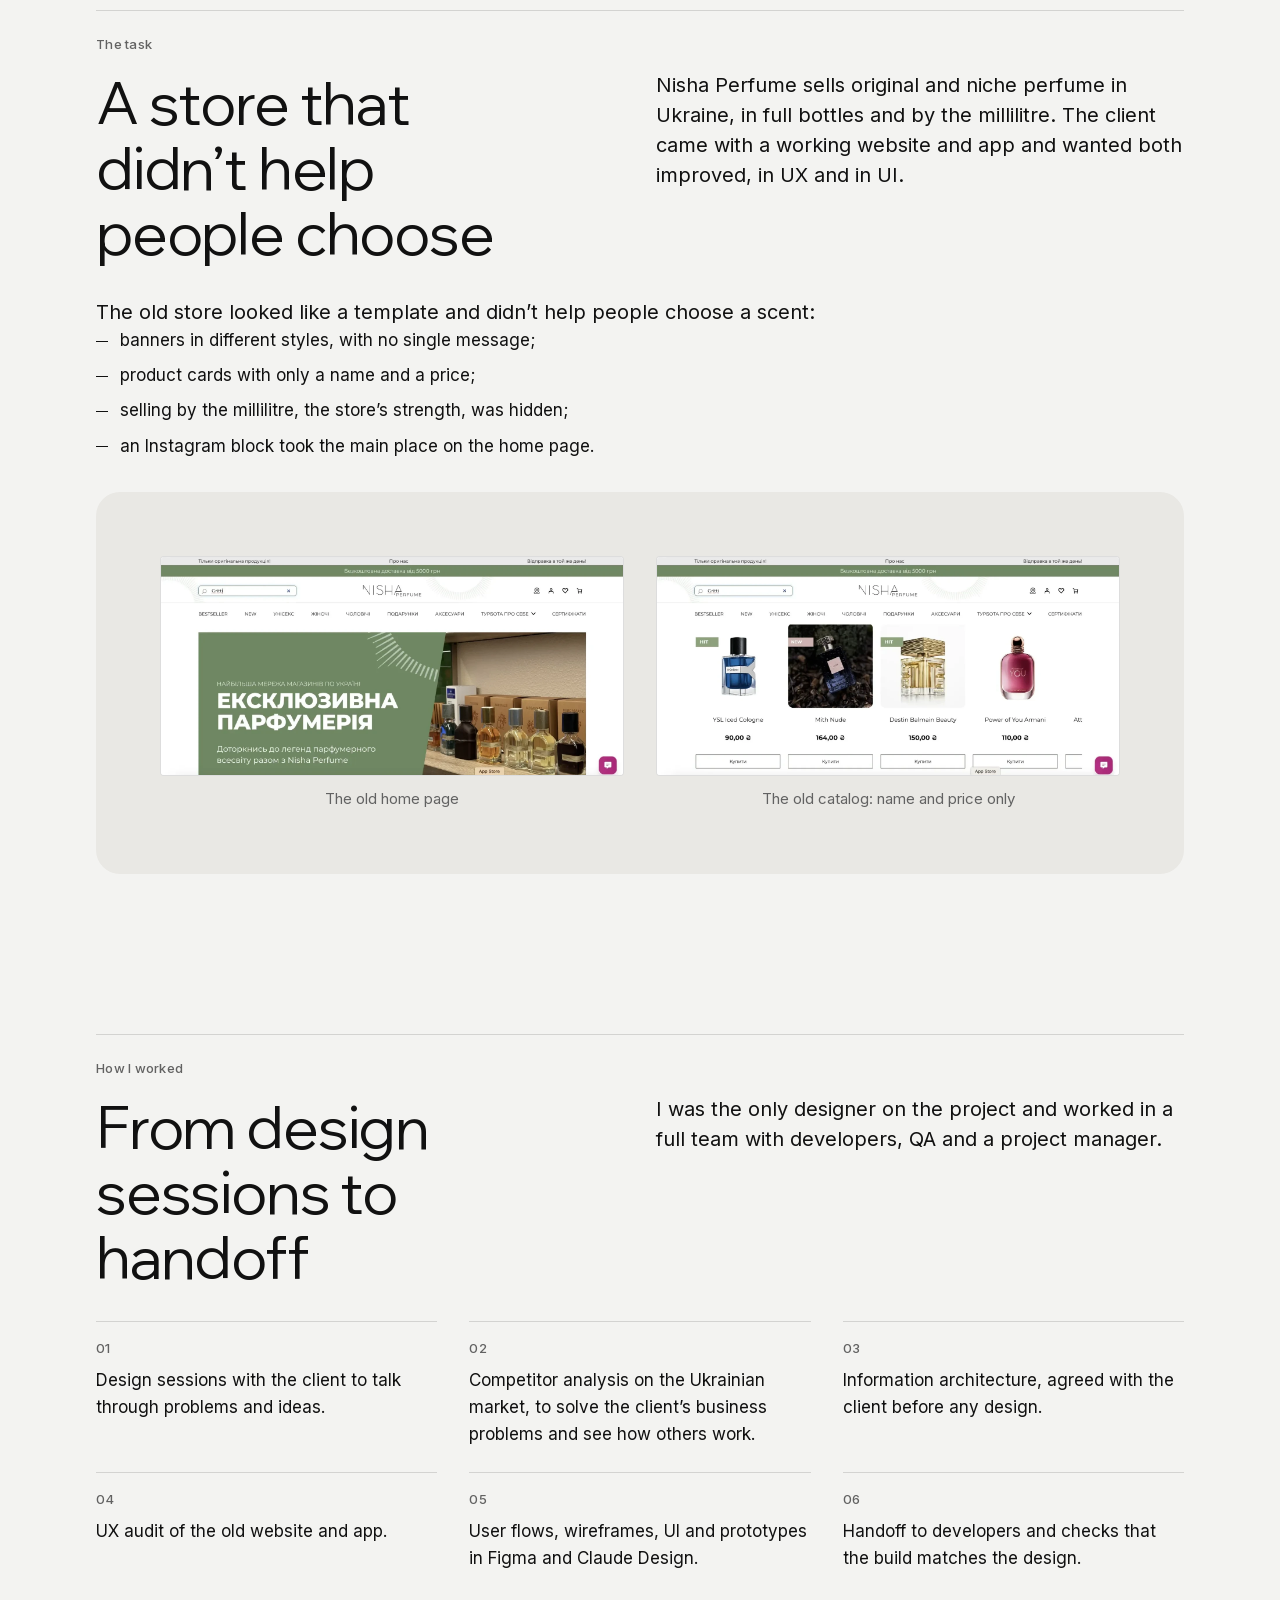
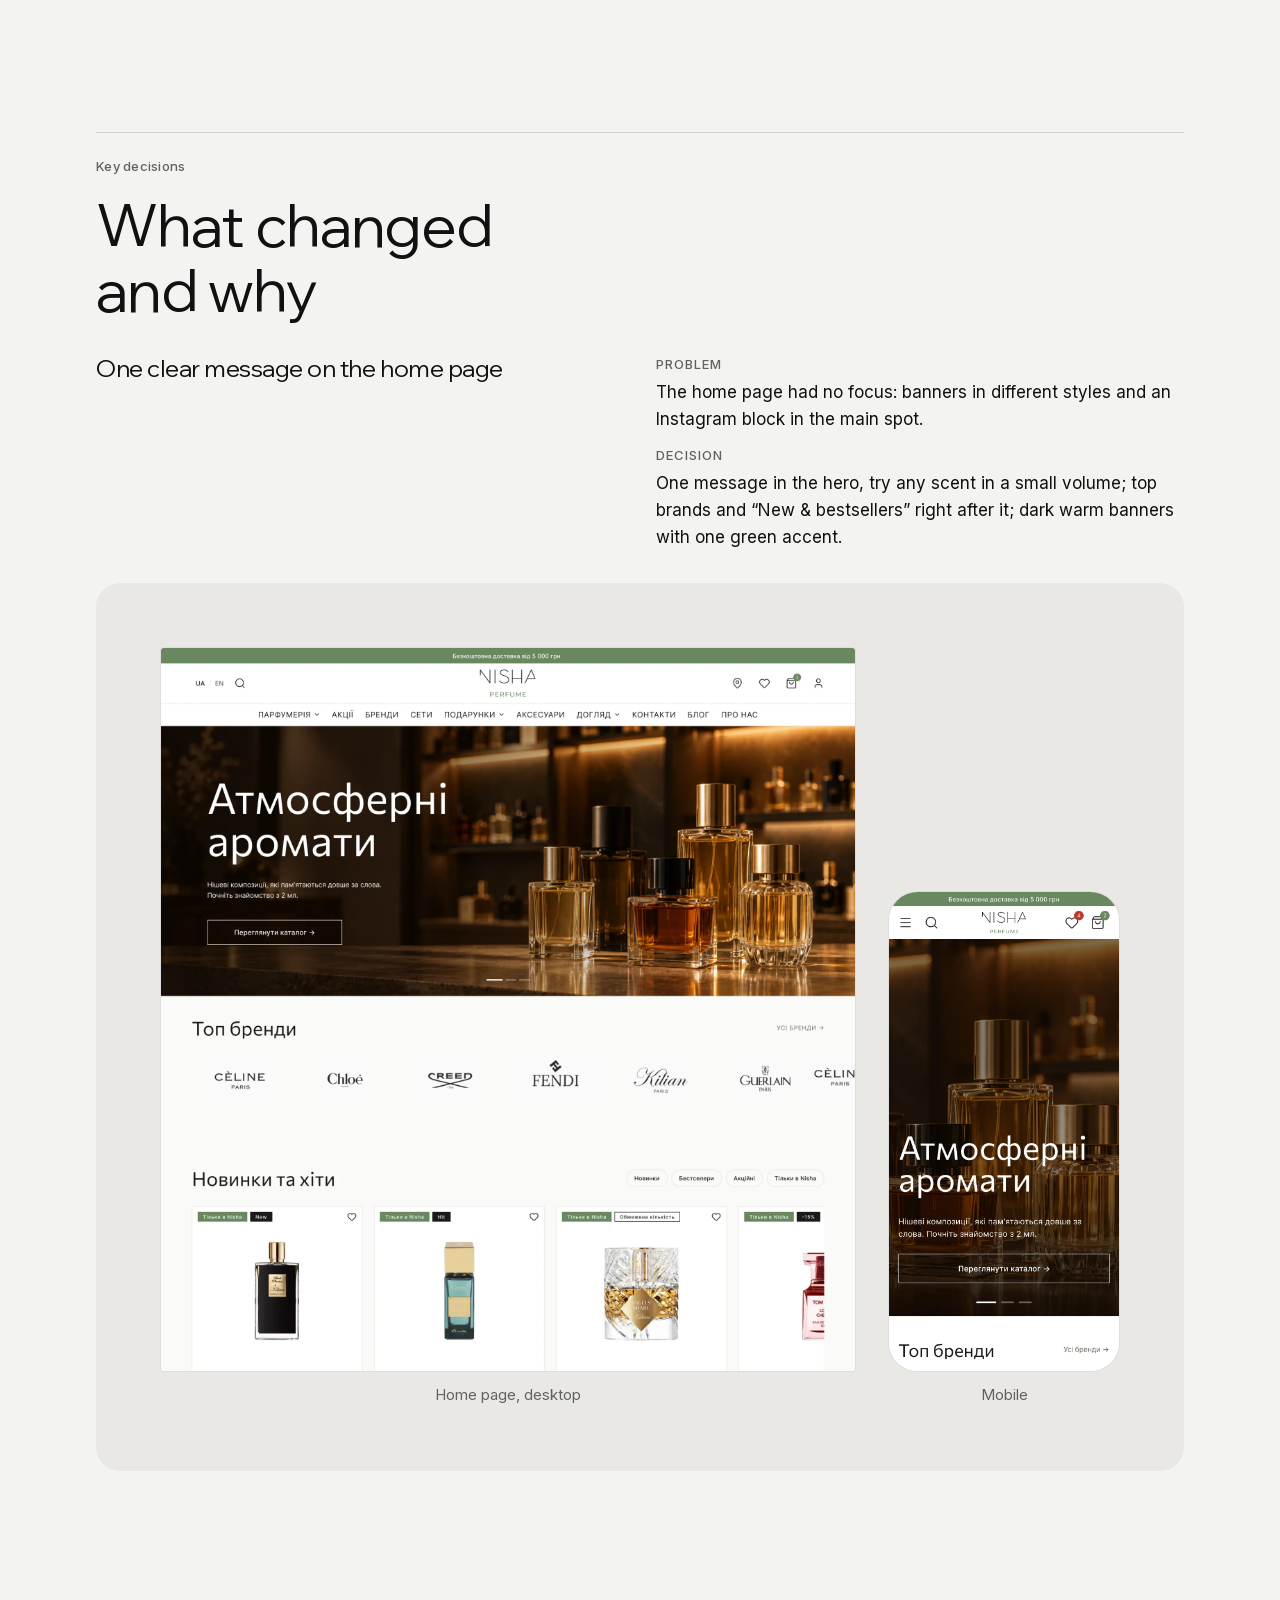
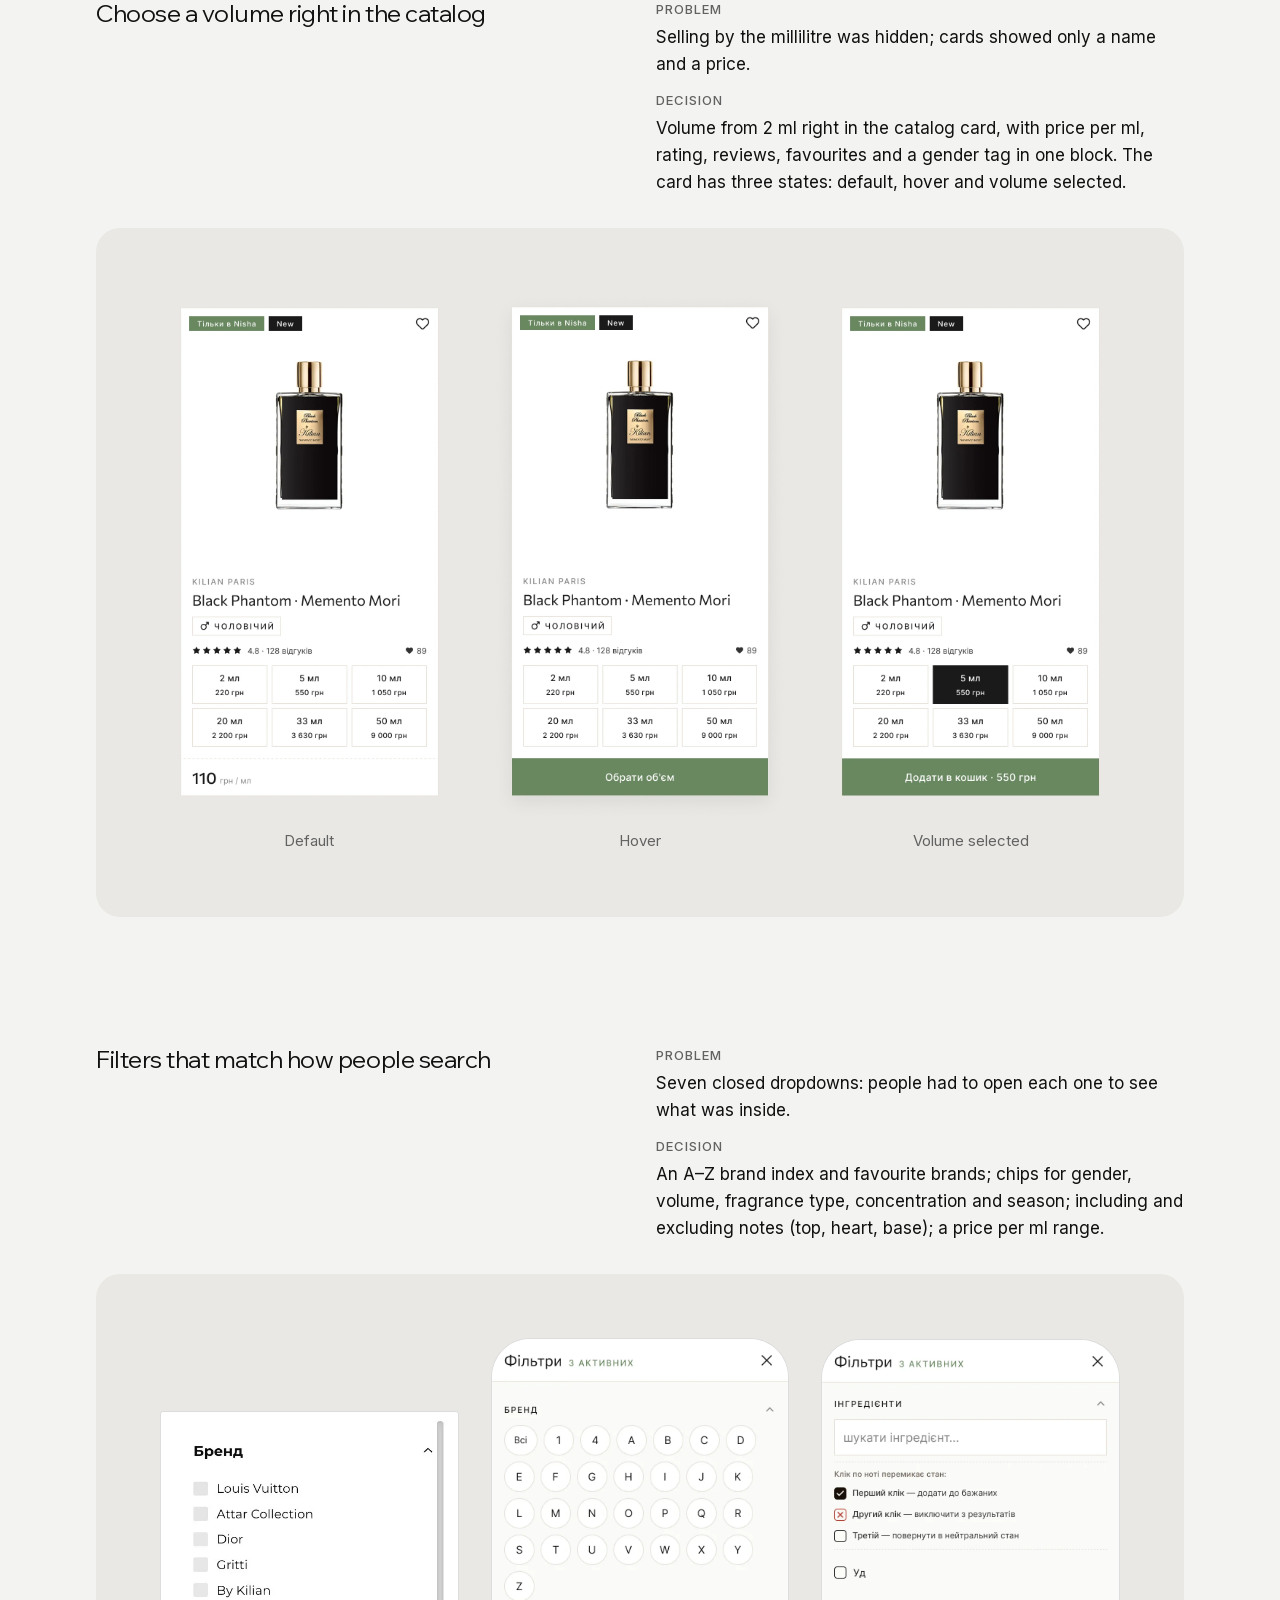
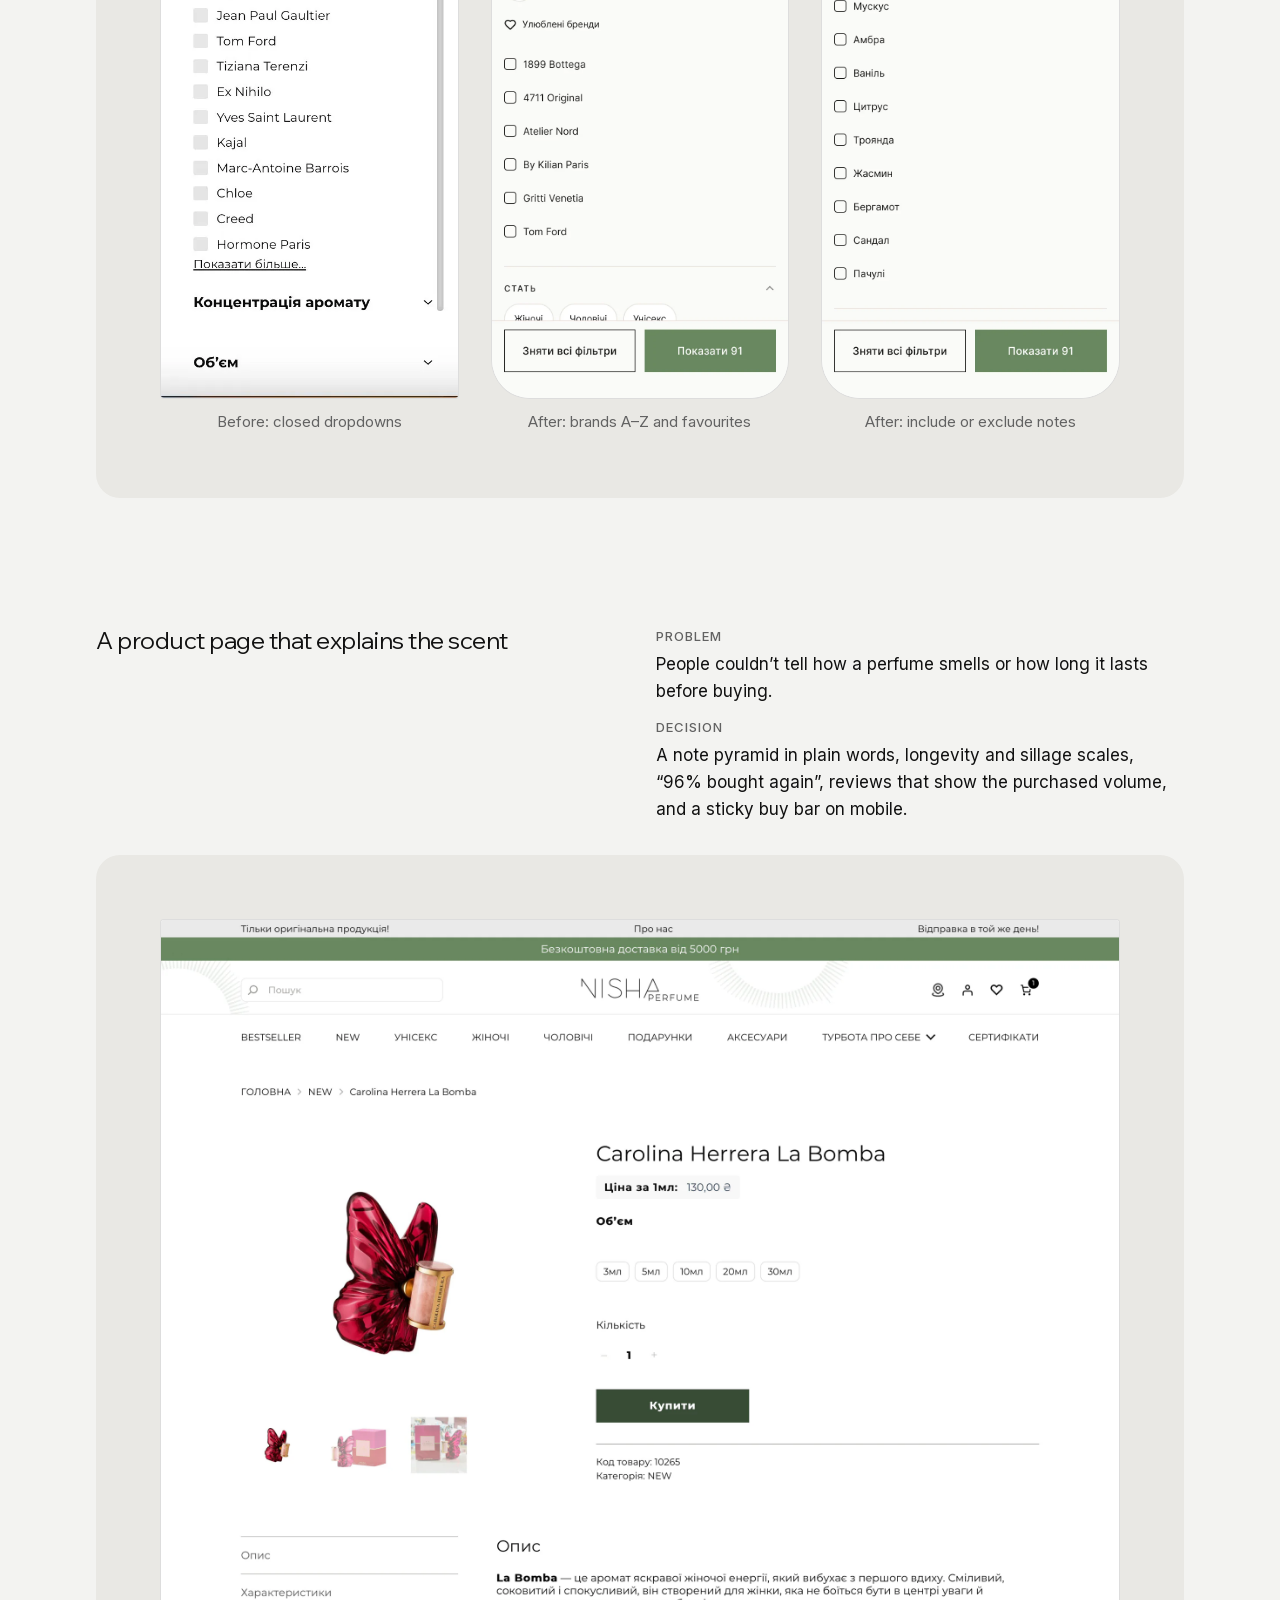
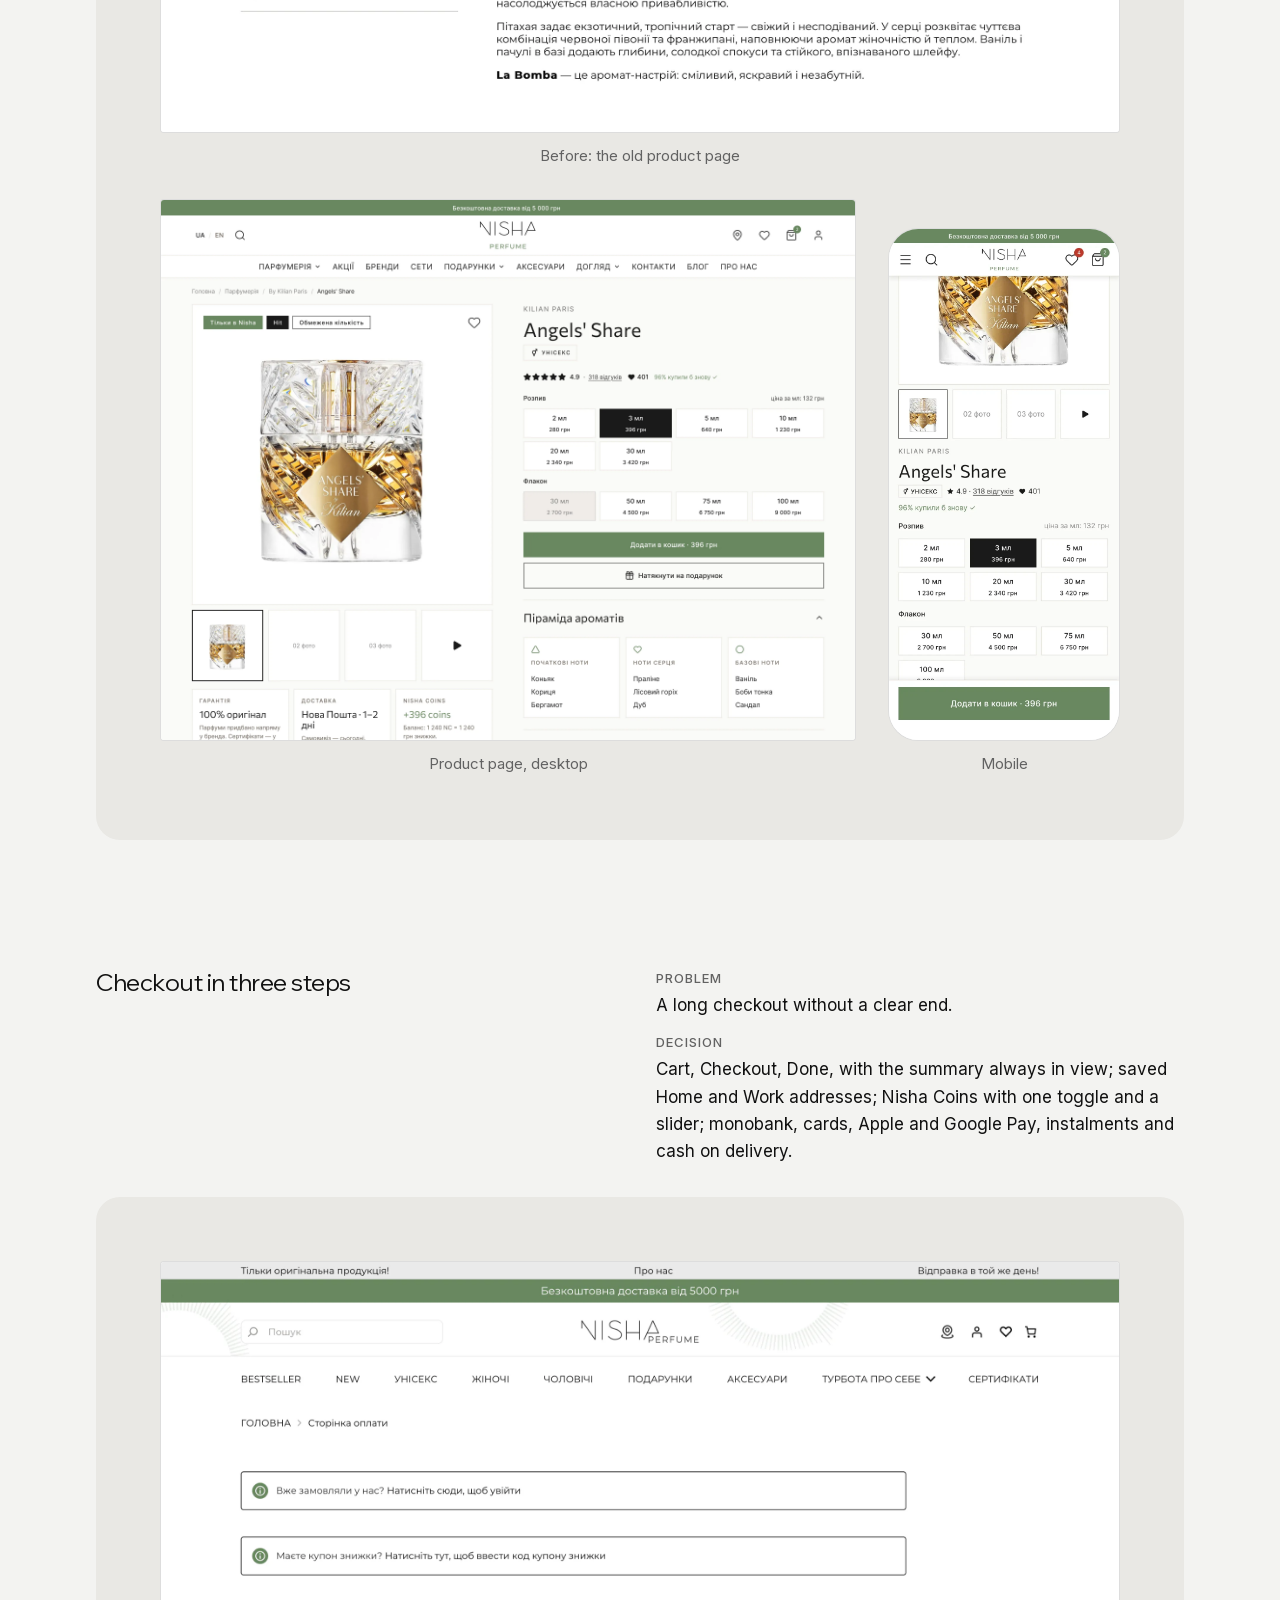
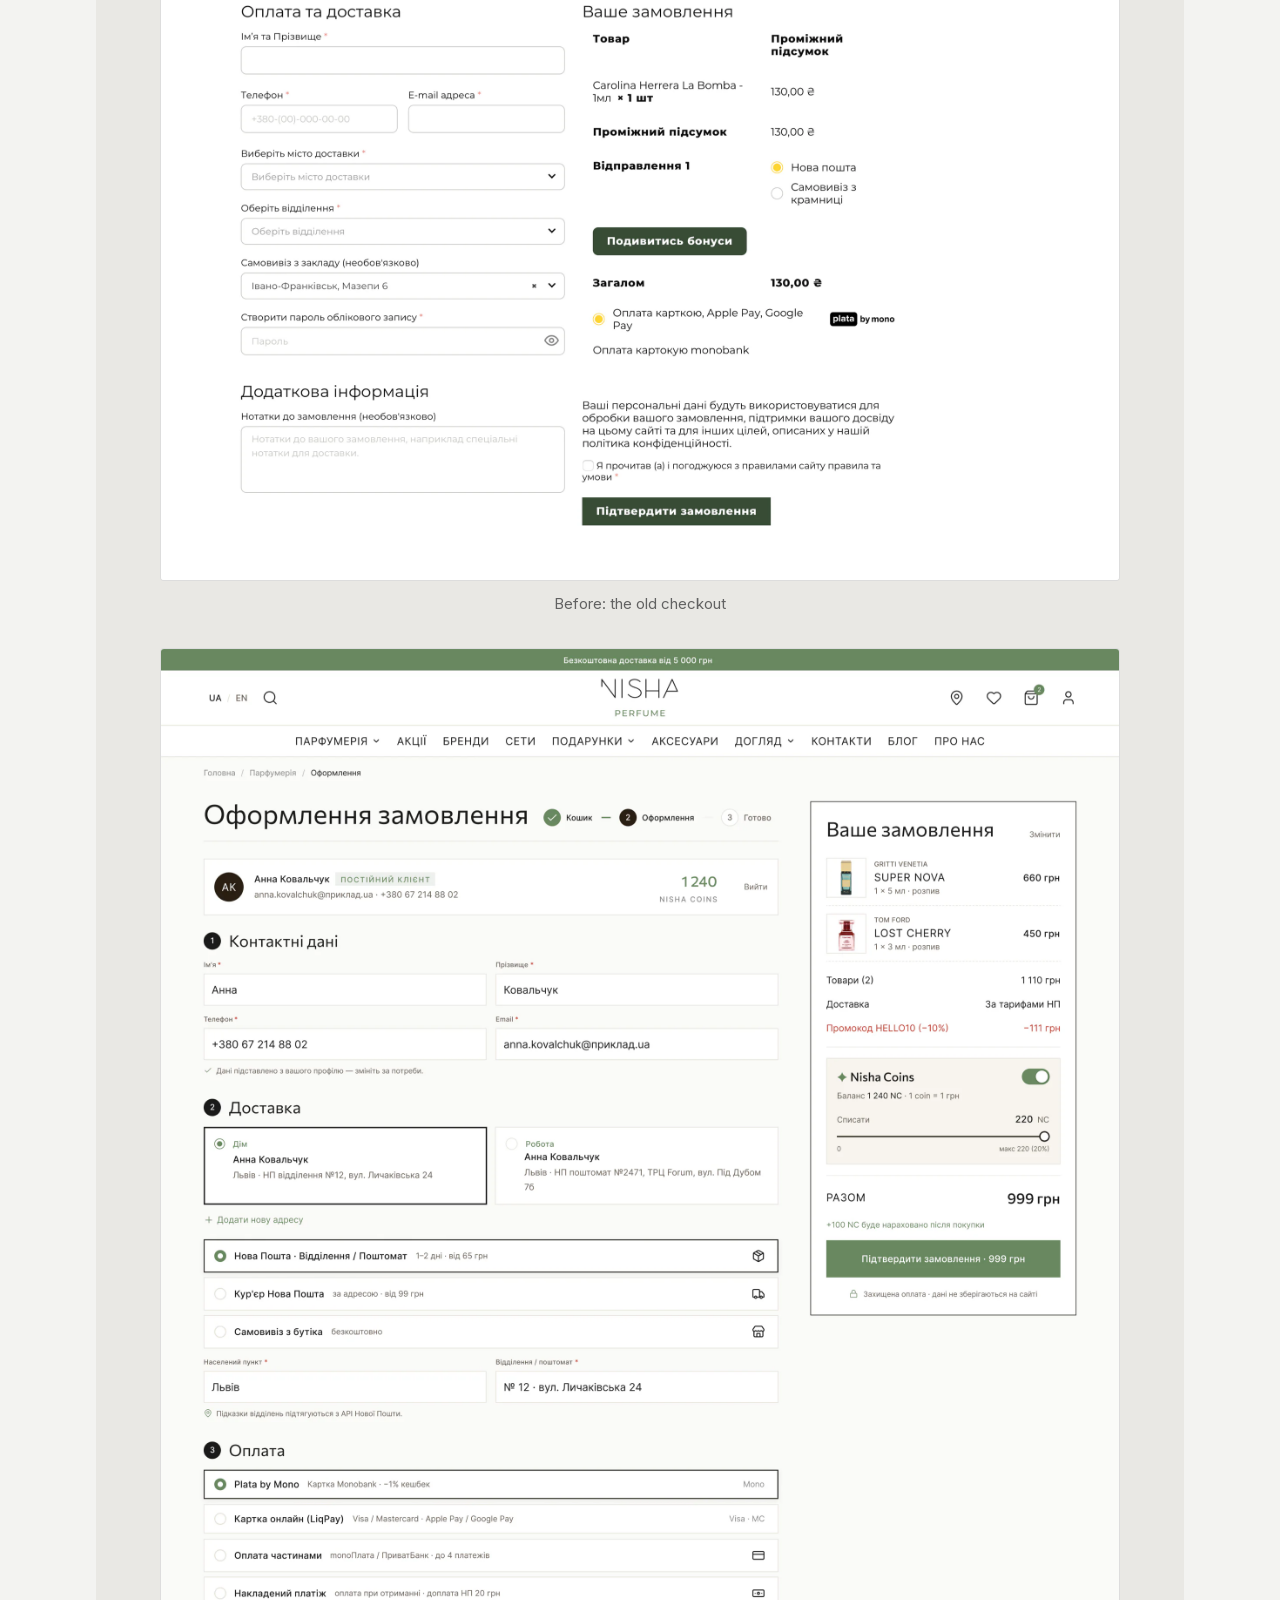
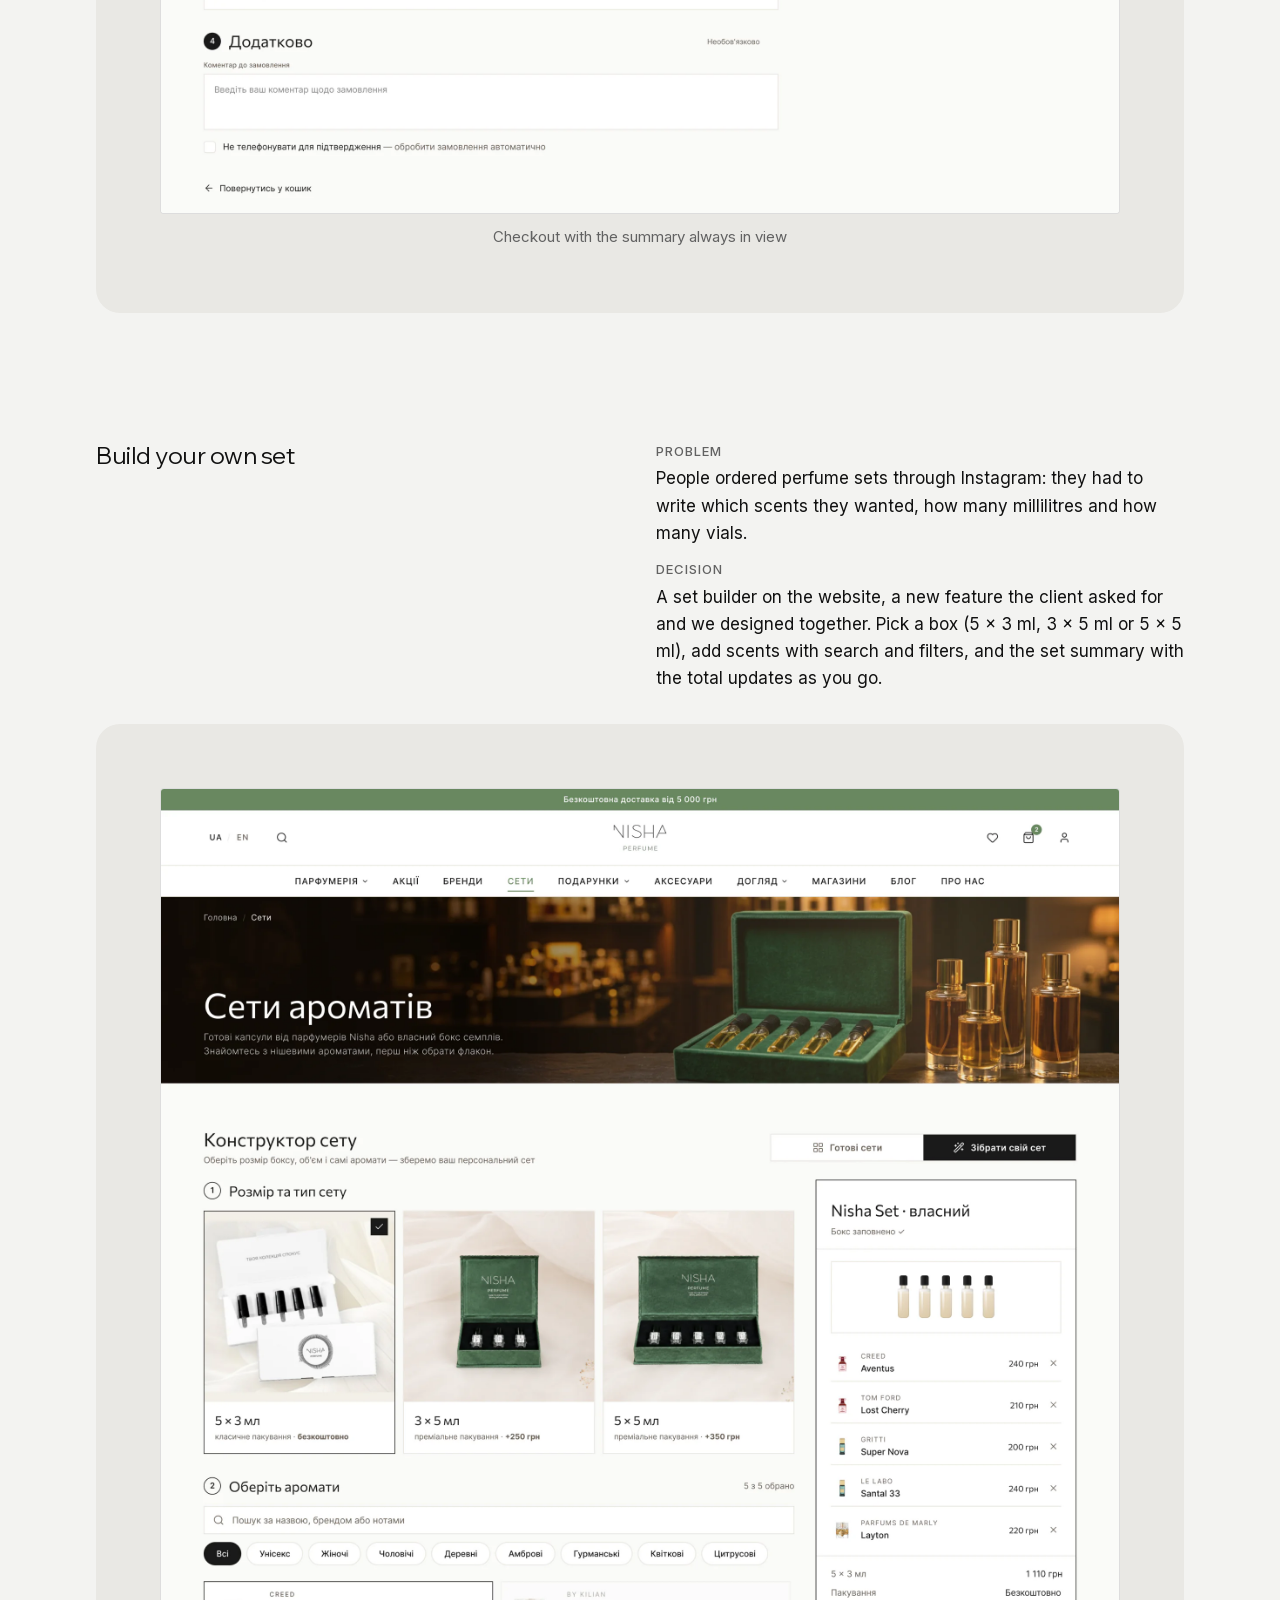
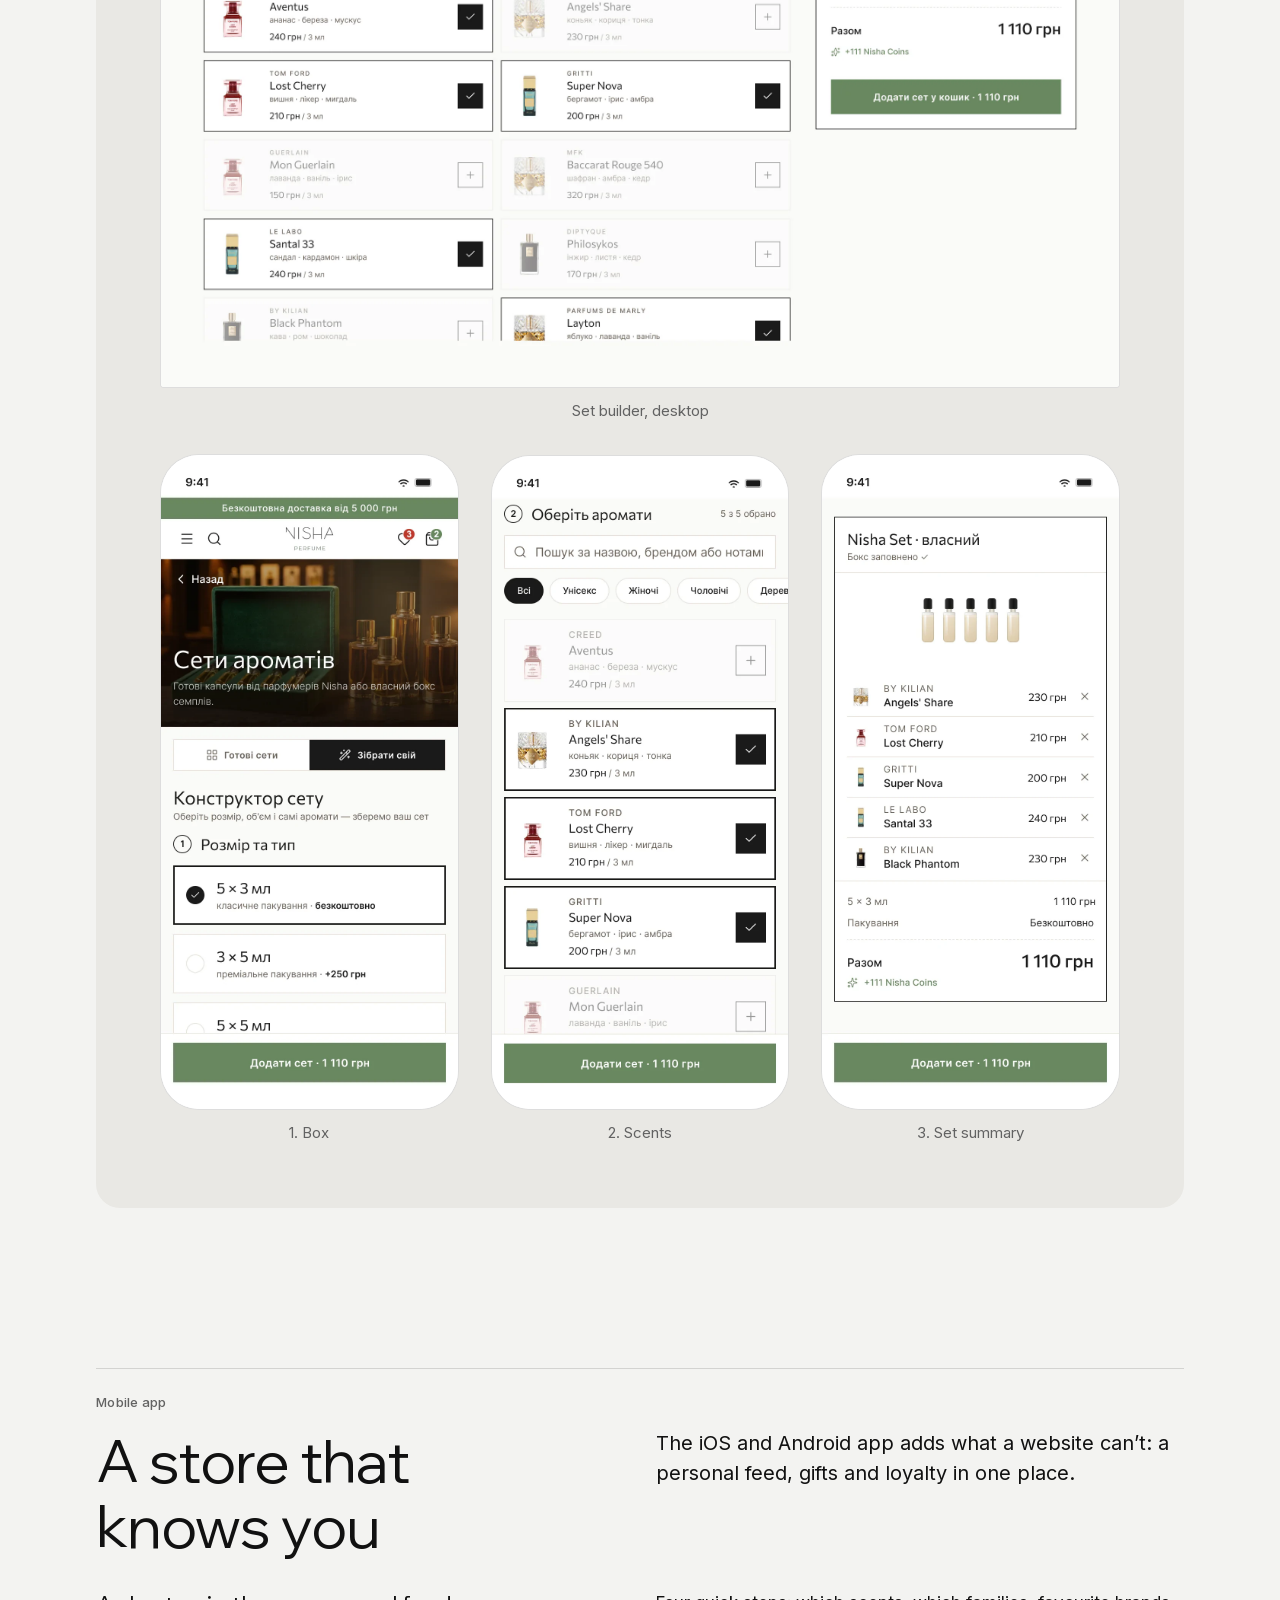
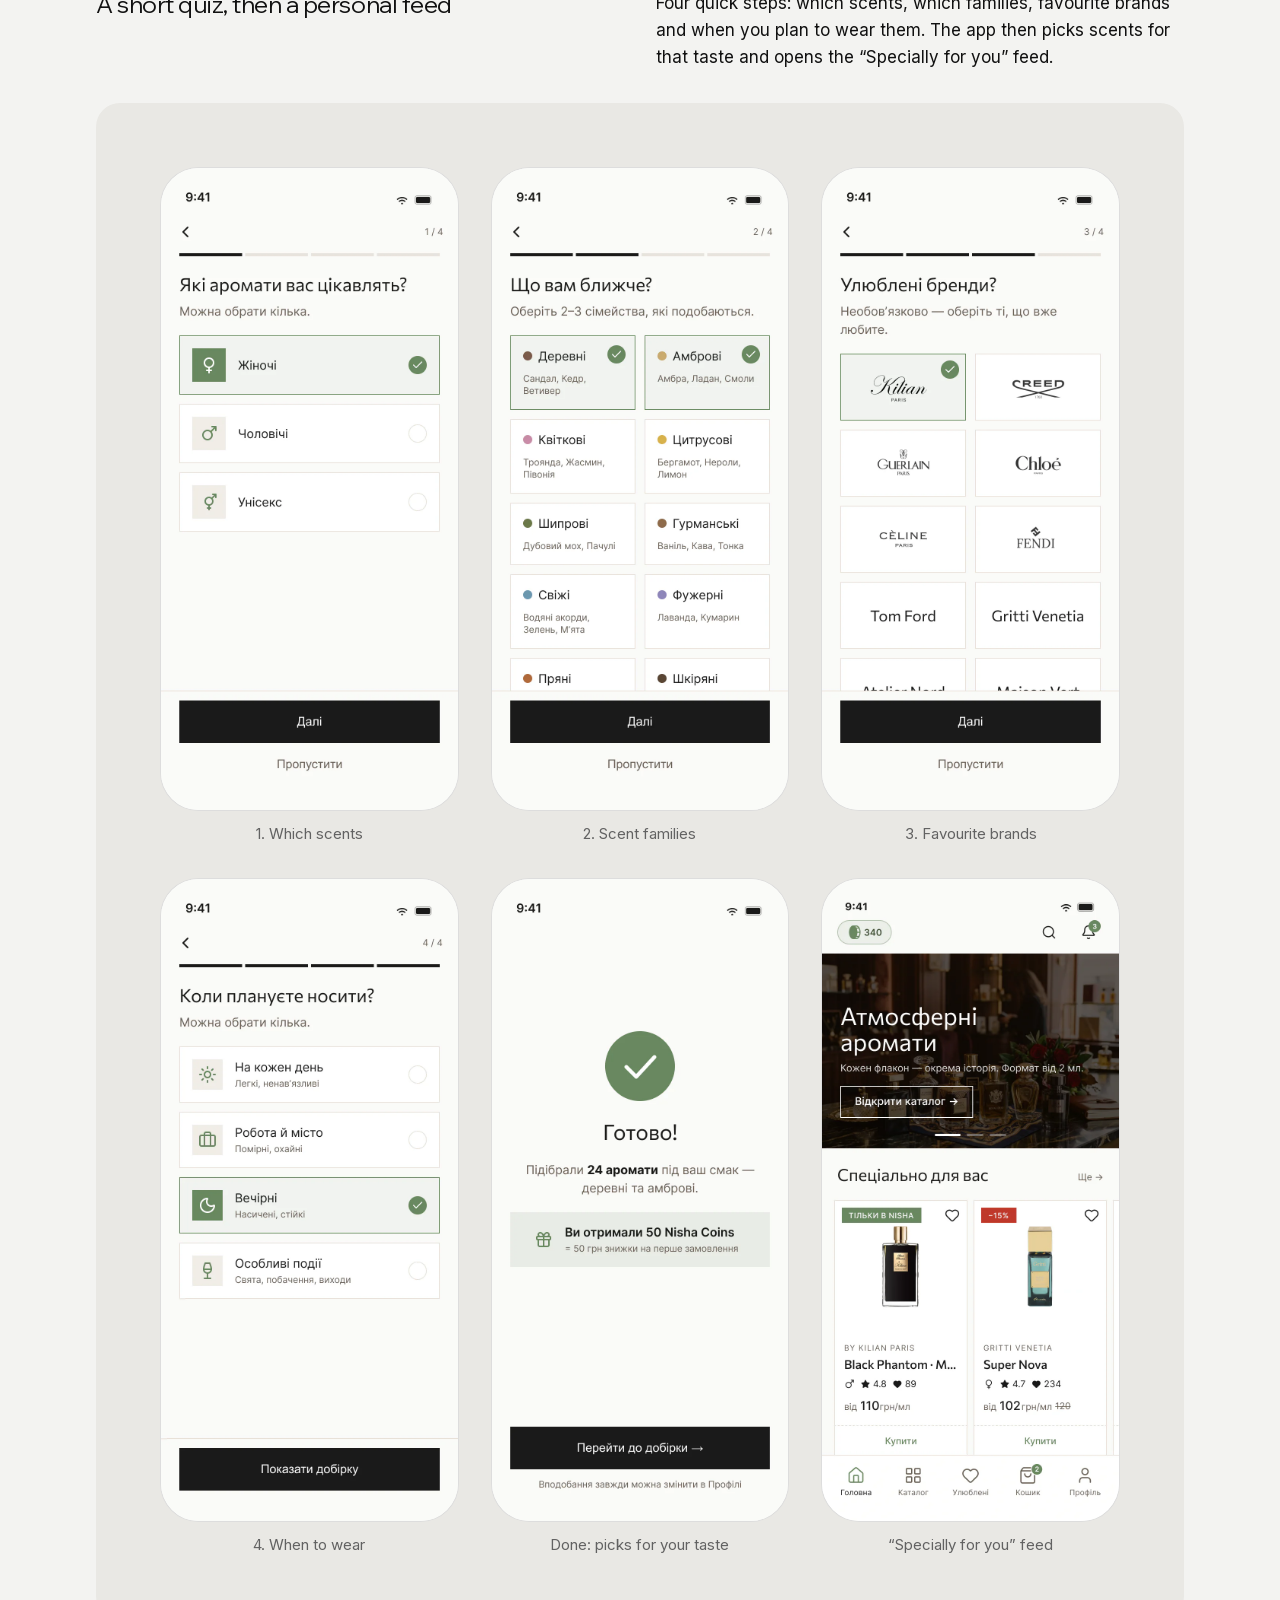
<file: cases/nisha-perfume.html>
<!doctype html>
<html lang="en">
<head>
  <meta charset="utf-8">
  <meta name="viewport" content="width=device-width, initial-scale=1">
  <title>Nisha Perfume case study · Yuliia Labish</title>
  <meta name="description" content="How Yuliia Labish redesigned the Nisha Perfume website and app around how people choose a scent: volume from 2 ml, smart filters, a clear product page, a 3-step checkout and one design system.">
  <link rel="canonical" href="https://yuliialabish.com/cases/nisha-perfume.html">
  <link rel="alternate" hreflang="en" href="https://yuliialabish.com/cases/nisha-perfume.html">
  <link rel="alternate" hreflang="uk" href="https://yuliialabish.com/uk/cases/nisha-perfume.html">
  <link rel="alternate" hreflang="x-default" href="https://yuliialabish.com/cases/nisha-perfume.html">
  <script>
    document.documentElement.classList.add('js');
    // the loading screen plays only on the first visit; later pages and language switches open at once
    try { if (sessionStorage.getItem('yl-instant') || sessionStorage.getItem('yl-loaded')) document.documentElement.classList.add('no-curtain'); } catch (e) {}
    if (window.innerWidth < 768) document.documentElement.classList.add('no-curtain');
    setTimeout(function () {
      var c = document.querySelector('.curtain'); if (c) c.classList.add('is-up');
      document.querySelectorAll('img').forEach(function (i) { if (i.naturalWidth) i.classList.add('is-loaded'); });
    }, 4000);
  </script>
  <link rel="icon" href="../assets/img/brand/favicon-32.png" sizes="32x32" type="image/png">
  <link rel="apple-touch-icon" href="../assets/img/brand/apple-touch-icon.png">
  <meta property="og:type" content="article">
  <meta property="og:title" content="Nisha Perfume case study · Yuliia Labish">
  <meta property="og:description" content="How Yuliia Labish redesigned the Nisha Perfume website and app around how people choose a scent: volume from 2 ml, smart filters, a clear product page, a 3-step checkout and one design system.">
  <meta property="og:url" content="https://yuliialabish.com/cases/nisha-perfume.html">
  <meta property="og:image" content="https://yuliialabish.com/assets/img/og/nisha-perfume.jpg">
  <meta property="og:image:width" content="1200">
  <meta property="og:image:height" content="630">
  <meta name="twitter:card" content="summary_large_image">
  <!-- fonts are served from this site: no request to Google -->
  <link rel="preload" href="../assets/fonts/inter-latin.woff2" as="font" type="font/woff2" crossorigin>
  <link rel="stylesheet" href="../assets/css/fonts.css">
  <link rel="stylesheet" href="../assets/css/style.css">
</head>
<body>
  <div class="curtain" aria-hidden="true">
    <div class="curtain__inner"><span>Yuliia Labish</span><span class="curtain__count">0</span></div>
  </div>

  <a class="skip-link" href="#main">Skip to content</a>

  <header class="site-header">
    <div class="container site-header__inner">
      <button class="menu-toggle" type="button" aria-expanded="false" aria-controls="site-nav" data-open="Menu" data-close="Close">
        <span class="menu-toggle__dot" aria-hidden="true"></span><span class="menu-toggle__label">Menu</span>
      </button>
      <nav class="nav" id="site-nav" aria-label="Main">
        <div class="lang" aria-label="Language">
          <span aria-current="true">EN</span><a href="../uk/cases/nisha-perfume.html" hreflang="uk" lang="uk" aria-label="Українська версія">UA</a>
        </div>
        <ul class="nav__list">
          <li><a href="../index.html#work">Work</a></li>
          <li><a href="../index.html#about">About</a></li>
          <li><a href="#contact">Contact</a></li>
        </ul>
      </nav>
      <a class="btn btn--small header-cv" href="../assets/files/yuliia-labish-cv-en.pdf" download aria-label="Download resume (PDF)"><span class="header-cv__full">Download resume</span><span class="header-cv__short" aria-hidden="true">CV</span><span class="header-cv__arrow" aria-hidden="true">↓</span></a>
    </div>
  </header>

  <main id="main">
    <section class="case-hero" aria-labelledby="case-title">
      <div class="container">
        <div class="case-top">
          <a class="case-back" href="../index.html"><span aria-hidden="true">←</span>Back to home</a>
          <a class="case-back case-back--next" href="flamingo-new-homes.html" aria-label="Next case: Flamingo New Homes">Next case<span aria-hidden="true">→</span></a>
        </div>
        <p class="label">Case study · 2026</p>
        <h1 class="case-hero__title" id="case-title">Nisha Perfume</h1>
        <p class="case-hero__lead">A perfume store redesigned around how people actually choose a scent: website, iOS and Android app, and one design system for both.</p>
        <dl class="case-facts">
          <div><dt>Company</dt><dd>CodeGeeks</dd></div>
          <div><dt>Role</dt><dd>Sole UX/UI Designer</dd></div>
          <div><dt>Platforms</dt><dd>Website, iOS and Android app, design system</dd></div>
          <div><dt>Status</dt><dd>Website released · <a href="https://nishaperfume.com.ua/" target="_blank" rel="noopener">live site<span aria-hidden="true">↗</span></a> · app in development</dd></div>
        </dl>
        <div class="case-cover"><picture><source media="(max-width: 767px)" srcset="../assets/img/cases/nisha-perfume-case-m.webp 744w, ../assets/img/cases/nisha-perfume-case-m-2x.webp 1488w" sizes="100vw" width="744" height="930"><img src="../assets/img/cases/nisha-perfume.webp" srcset="../assets/img/cases/nisha-perfume.webp 1200w, ../assets/img/cases/nisha-perfume-2x.webp 2400w" sizes="100vw" width="1200" height="750" alt="Nisha Perfume product page for Angels' Share on desktop and mobile: volume options from 2 ml, rating and add-to-cart." fetchpriority="high"></picture></div>
      </div>
    </section>

    <section class="case-sec" aria-labelledby="task-title">
      <div class="container">
      <div class="case-sec__head reveal-up">
        <p class="label">The task</p>
        <h2 class="case-sec__title" id="task-title">A store that didn’t help people choose</h2>
        <p class="case-sec__intro case-text">Nisha Perfume sells original and niche perfume in Ukraine, in full bottles and by the millilitre. The client came with a working website and app and wanted both improved, in UX and in UI.</p>
      </div>
        <div class="case-sec__body reveal-up">
          <p class="case-text">The old store looked like a template and didn’t help people choose a scent:</p>
          <ul class="case-points">
            <li>banners in different styles, with no single message;</li>
            <li>product cards with only a name and a price;</li>
            <li>selling by the millilitre, the store’s strength, was hidden;</li>
            <li>an Instagram block took the main place on the home page.</li>
          </ul>
        </div>
        <div class="shots shots--two reveal-up">
          <figure class="shot"><img src="../assets/img/cases/nisha/before-home.webp" width="1590" height="751" alt="The old Nisha home page: a green banner in a different style from the rest of the page." loading="lazy"><figcaption>The old home page</figcaption></figure>
          <figure class="shot"><img src="../assets/img/cases/nisha/before-catalog.webp" width="1590" height="751" alt="The old Nisha catalog: product cards with only a photo, a name and a price." loading="lazy"><figcaption>The old catalog: name and price only</figcaption></figure>
        </div>
      </div>
    </section>

    <section class="case-sec" aria-labelledby="how-title">
      <div class="container">
      <div class="case-sec__head reveal-up">
        <p class="label">How I worked</p>
        <h2 class="case-sec__title" id="how-title">From design sessions to handoff</h2>
        <p class="case-sec__intro case-text">I was the only designer on the project and worked in a full team with developers, QA and a project manager.</p>
      </div>
        <ol class="case-steps case-sec__body reveal-up">
          <li>Design sessions with the client to talk through problems and ideas.</li>
          <li>Competitor analysis on the Ukrainian market, to solve the client’s business problems and see how others work.</li>
          <li>Information architecture, agreed with the client before any design.</li>
          <li>UX audit of the old website and app.</li>
          <li>User flows, wireframes, UI and prototypes in Figma and Claude Design.</li>
          <li>Handoff to developers and checks that the build matches the design.</li>
        </ol>
      </div>
    </section>

    <section class="case-sec" aria-labelledby="dec-title">
      <div class="container">
        <div class="case-sec__head reveal-up">
          <p class="label">Key decisions</p>
          <h2 class="case-sec__title" id="dec-title">What changed and why</h2>
        </div>
        <div class="case-sec__body">
        <article class="decision reveal-up">
          <h3 class="decision__title">One clear message on the home page</h3>
          <div class="decision__body">
            <p><span class="decision__tag">Problem</span>The home page had no focus: banners in different styles and an Instagram block in the main spot.</p>
            <p><span class="decision__tag">Decision</span>One message in the hero, try any scent in a small volume; top brands and “New & bestsellers” right after it; dark warm banners with one green accent.</p>
          </div>
          <div class="shots shots--desk-phone">
            <figure class="shot"><img src="../assets/img/cases/nisha/home-desktop.webp" width="1440" height="1500" alt="New Nisha home page on desktop: dark hero “Atmospheric scents”, top brands and new arrivals." loading="lazy"><figcaption>Home page, desktop</figcaption></figure>
            <figure class="shot shot--phone"><img src="../assets/img/cases/nisha/home-mobile.webp" width="390" height="813" alt="New Nisha home page on mobile with the same dark hero." loading="lazy"><figcaption>Mobile</figcaption></figure>
          </div>
        </article>

        <article class="decision reveal-up">
          <h3 class="decision__title">Choose a volume right in the catalog</h3>
          <div class="decision__body">
            <p><span class="decision__tag">Problem</span>Selling by the millilitre was hidden; cards showed only a name and a price.</p>
            <p><span class="decision__tag">Decision</span>Volume from 2 ml right in the catalog card, with price per ml, rating, reviews, favourites and a gender tag in one block. The card has three states: default, hover and volume selected.</p>
          </div>
          <div class="shots shots--row">
            <figure class="shot shot--tall shot--bare"><img src="../assets/img/cases/nisha/card-default.webp" width="410" height="722" alt="Product card in its default state: bottle, brand, rating and volume options from 2 ml." loading="lazy"><figcaption>Default</figcaption></figure>
            <figure class="shot shot--tall shot--bare"><img src="../assets/img/cases/nisha/card-hover.webp" width="410" height="722" alt="Product card on hover with the “Choose volume” button." loading="lazy"><figcaption>Hover</figcaption></figure>
            <figure class="shot shot--tall shot--bare"><img src="../assets/img/cases/nisha/card-selected.webp" width="410" height="722" alt="Product card with 5 ml selected and the price shown on the button." loading="lazy"><figcaption>Volume selected</figcaption></figure>
          </div>
        </article>

        <article class="decision reveal-up">
          <h3 class="decision__title">Filters that match how people search</h3>
          <div class="decision__body">
            <p><span class="decision__tag">Problem</span>Seven closed dropdowns: people had to open each one to see what was inside.</p>
            <p><span class="decision__tag">Decision</span>An A–Z brand index and favourite brands; chips for gender, volume, fragrance type, concentration and season; including and excluding notes (top, heart, base); a price per ml range.</p>
          </div>
          <div class="shots shots--row">
            <figure class="shot shot--tall"><img src="../assets/img/cases/nisha/filters-before.webp" width="532" height="1052" alt="Old filters: a long closed list of brands and more dropdowns below it." loading="lazy"><figcaption>Before: closed dropdowns</figcaption></figure>
            <figure class="shot shot--phone shot--tall"><img src="../assets/img/cases/nisha/filters-after-1.webp" width="390" height="866" alt="New mobile filters: an A–Z brand index, favourite brands and a short brand list." loading="lazy"><figcaption>After: brands A–Z and favourites</figcaption></figure>
            <figure class="shot shot--phone shot--tall"><img src="../assets/img/cases/nisha/filters-after-2.webp" width="390" height="866" alt="New mobile filters: ingredients that switch between include, exclude and neutral with each tap." loading="lazy"><figcaption>After: include or exclude notes</figcaption></figure>
          </div>
        </article>

        <article class="decision reveal-up">
          <h3 class="decision__title">A product page that explains the scent</h3>
          <div class="decision__body">
            <p><span class="decision__tag">Problem</span>People couldn’t tell how a perfume smells or how long it lasts before buying.</p>
            <p><span class="decision__tag">Decision</span>A note pyramid in plain words, longevity and sillage scales, “96% bought again”, reviews that show the purchased volume, and a sticky buy bar on mobile.</p>
          </div>
          <div class="shots shots--desk-phone">
            <figure class="shot shot--before"><img src="../assets/img/cases/nisha/before-product.webp" width="1100" height="932" alt="The old Nisha product page: a photo, the price per ml, volume buttons from 3 to 30 ml and a Buy button, with a plain description below." loading="lazy"><figcaption>Before: the old product page</figcaption></figure>
            <figure class="shot"><img src="../assets/img/cases/nisha/product-desktop.webp" width="1440" height="1120" alt="Product page for Angels' Share on desktop: volumes, price per ml, add to cart and the note pyramid." loading="lazy"><figcaption>Product page, desktop</figcaption></figure>
            <figure class="shot shot--phone"><img src="../assets/img/cases/nisha/product-mobile.webp" width="390" height="866" alt="Product page for Angels' Share on mobile: volume picker with 3 ml selected and a sticky add-to-cart bar." loading="lazy"><figcaption>Mobile</figcaption></figure>
          </div>
        </article>

        <article class="decision reveal-up">
          <h3 class="decision__title">Checkout in three steps</h3>
          <div class="decision__body">
            <p><span class="decision__tag">Problem</span>A long checkout without a clear end.</p>
            <p><span class="decision__tag">Decision</span>Cart, Checkout, Done, with the summary always in view; saved Home and Work addresses; Nisha Coins with one toggle and a slider; monobank, cards, Apple and Google Pay, instalments and cash on delivery.</p>
          </div>
          <div class="shots">
            <figure class="shot shot--before"><img src="../assets/img/cases/nisha/before-checkout.webp" width="1100" height="1054" alt="The old Nisha checkout: one long form with name, phone, email, city and branch, and a short order summary on the side." loading="lazy"><figcaption>Before: the old checkout</figcaption></figure>
            <figure class="shot"><img src="../assets/img/cases/nisha/checkout.webp" width="1100" height="1337" alt="Checkout for a signed-in customer: contact details, saved addresses, delivery, payment and an order summary with Nisha Coins." loading="lazy"><figcaption>Checkout with the summary always in view</figcaption></figure>
          </div>
        </article>

        <article class="decision reveal-up">
          <h3 class="decision__title">Build your own set</h3>
          <div class="decision__body">
            <p><span class="decision__tag">Problem</span>People ordered perfume sets through Instagram: they had to write which scents they wanted, how many millilitres and how many vials.</p>
            <p><span class="decision__tag">Decision</span>A set builder on the website, a new feature the client asked for and we designed together. Pick a box (5 × 3 ml, 3 × 5 ml or 5 × 5 ml), add scents with search and filters, and the set summary with the total updates as you go.</p>
          </div>
          <div class="shots shots--desk-phones">
            <figure class="shot"><img src="../assets/img/cases/nisha/set-builder.webp" width="1100" height="1375" alt="Set builder on desktop: three box options with photos, a scent list with search and filters, and the set summary with five scents and the total price." loading="lazy"><figcaption>Set builder, desktop</figcaption></figure>
            <div class="shots__phones">
              <figure class="shot shot--phone"><img src="../assets/img/cases/nisha/set-builder-m1.webp" width="390" height="859" alt="Set builder on mobile, step 1: box size and type, with a sticky “Add set” button and the price." loading="lazy"><figcaption>1. Box</figcaption></figure>
              <figure class="shot shot--phone"><img src="../assets/img/cases/nisha/set-builder-m2.webp" width="390" height="858" alt="Set builder on mobile, step 2: scent search, filter chips and a list with selected scents checked." loading="lazy"><figcaption>2. Scents</figcaption></figure>
              <figure class="shot shot--phone"><img src="../assets/img/cases/nisha/set-builder-m3.webp" width="390" height="859" alt="Set builder on mobile: the set summary with five scents, packaging and the total." loading="lazy"><figcaption>3. Set summary</figcaption></figure>
            </div>
          </div>
        </article>
        </div>
      </div>
    </section>

    <section class="case-sec" aria-labelledby="app-title">
      <div class="container">
      <div class="case-sec__head reveal-up">
        <p class="label">Mobile app</p>
        <h2 class="case-sec__title" id="app-title">A store that knows you</h2>
        <p class="case-sec__intro case-text">The iOS and Android app adds what a website can’t: a personal feed, gifts and loyalty in one place.</p>
      </div>
        <div class="case-sec__body">
        <article class="decision reveal-up">
          <h3 class="decision__title">A short quiz, then a personal feed</h3>
          <div class="decision__body">
            <p>Four quick steps: which scents, which families, favourite brands and when you plan to wear them. The app then picks scents for that taste and opens the “Specially for you” feed.</p>
          </div>
          <div class="shots shots--row">
            <figure class="shot shot--phone"><img src="../assets/img/cases/nisha/quiz-1.webp" width="390" height="844" alt="Quiz step 1 of 4: women’s, men’s or unisex scents." loading="lazy"><figcaption>1. Which scents</figcaption></figure>
            <figure class="shot shot--phone"><img src="../assets/img/cases/nisha/quiz-2.webp" width="390" height="844" alt="Quiz step 2 of 4: scent families such as woody and amber, with example notes." loading="lazy"><figcaption>2. Scent families</figcaption></figure>
            <figure class="shot shot--phone"><img src="../assets/img/cases/nisha/quiz-3.webp" width="390" height="844" alt="Quiz step 3 of 4: favourite brands shown as logo tiles." loading="lazy"><figcaption>3. Favourite brands</figcaption></figure>
            <figure class="shot shot--phone"><img src="../assets/img/cases/nisha/quiz-4.webp" width="390" height="844" alt="Quiz step 4 of 4: when you plan to wear the scent." loading="lazy"><figcaption>4. When to wear</figcaption></figure>
            <figure class="shot shot--phone"><img src="../assets/img/cases/nisha/quiz-5.webp" width="390" height="844" alt="Quiz done: 24 scents picked for your taste and 50 Nisha Coins as a welcome gift." loading="lazy"><figcaption>Done: picks for your taste</figcaption></figure>
            <figure class="shot shot--phone"><img src="../assets/img/cases/nisha/app-feed.webp" width="390" height="844" alt="App home with the Nisha Coins balance at the top and the “Specially for you” feed." loading="lazy"><figcaption>“Specially for you” feed</figcaption></figure>
          </div>
        </article>

        <article class="decision reveal-up">
          <h3 class="decision__title">Hint about a gift</h3>
          <div class="decision__body">
            <p>Right from the product page, people can send a partner or a friend a hint: who it’s for, their email, the occasion and a message, with a preview of the email.</p>
          </div>
          <div class="shots shots--row">
            <figure class="shot shot--phone"><img src="../assets/img/cases/nisha/app-product-hint.webp" width="390" height="850" alt="App product page for Black Phantom with volume options and the “Hint about a gift” button." loading="lazy"><figcaption>Product page with the hint button</figcaption></figure>
            <figure class="shot shot--phone"><img src="../assets/img/cases/nisha/hint-empty.webp" width="390" height="988" alt="“Hint about a gift” sheet over the product page: recipient, email, occasion, message and an email preview with a gift icon." loading="lazy"><figcaption>The hint form</figcaption></figure>
            <figure class="shot shot--phone"><img src="../assets/img/cases/nisha/hint-filled.webp" width="390" height="1004" alt="The hint form filled in, with a preview of the email the recipient will get." loading="lazy"><figcaption>Filled in, with the email preview</figcaption></figure>
          </div>
        </article>
        </div>
      </div>
    </section>

    <section class="case-sec" aria-labelledby="ds-title">
      <div class="container">
      <div class="case-sec__head reveal-up">
        <p class="label">Design system</p>
        <h2 class="case-sec__title" id="ds-title">One system for web, iOS and Android</h2>
        <p class="case-sec__intro case-text">I built it from scratch together with Claude: one set of tokens and components for the website and the iOS and Android app.</p>
      </div>
        <div class="case-sec__body">
        <article class="decision reveal-up">
          <h3 class="decision__title">Foundations</h3>
          <div class="decision__body">
            <p>Color, type and spacing tokens: a green accent on warm neutrals, Commissioner for headings and prices, Inter for the interface, and spacing on a 4 px grid.</p>
          </div>
          <div class="shots">
            <figure class="shot"><img src="../assets/img/cases/nisha/ds-colors.webp" width="1100" height="494" alt="Nisha color tokens: brand and semantic colors, text hierarchy and dark brand colors, each with its hex value." loading="lazy"><figcaption>Color tokens</figcaption></figure>
            <figure class="shot"><img src="../assets/img/cases/nisha/ds-type.webp" width="1100" height="793" alt="Nisha type scale: Commissioner display styles and Inter body and interface styles, with sizes and token names." loading="lazy"><figcaption>Type scale</figcaption></figure>
            <figure class="shot"><img src="../assets/img/cases/nisha/ds-spacing.webp" width="1100" height="370" alt="Spacing scale on a 4 px grid from 4 to 64 px, and corner radii from 0 to pill." loading="lazy"><figcaption>Spacing and radii</figcaption></figure>
          </div>
        </article>

        <article class="decision reveal-up">
          <h3 class="decision__title">Every component in every state</h3>
          <div class="decision__body">
            <p>Components are drawn in all their states and sizes. The volume picker has default, hover, selected and disabled in four sizes; the note filter has a third state, exclude.</p>
          </div>
          <div class="shots shots--states">
            <figure class="shot"><img src="../assets/img/cases/nisha/ds-volume.webp" width="816" height="426" alt="Volume picker component in four states (default, hover, selected, disabled) and four sizes." loading="lazy"><figcaption>Volume picker: 4 states × 4 sizes</figcaption></figure>
            <figure class="shot"><img src="../assets/img/cases/nisha/ds-checkbox.webp" width="373" height="400" alt="Note filter checkbox in three states: off, on and excluded." loading="lazy"><figcaption>Note filter: off, on, excluded</figcaption></figure>
          </div>
        </article>

        <article class="decision reveal-up">
          <h3 class="decision__title">One system for the website and the app</h3>
          <div class="decision__body">
            <p>The same mobile menu works in three versions: in the app, for a guest on the website and for a signed-in customer with their Nisha Coins.</p>
          </div>
          <div class="shots">
            <figure class="shot"><img src="../assets/img/cases/nisha/ds-drawer.webp" width="1100" height="717" alt="Mobile menu component in three versions: app, website guest and signed-in customer with a Nisha Coins balance." loading="lazy"><figcaption>Mobile menu: app, guest, signed in</figcaption></figure>
          </div>
        </article>

        <article class="decision reveal-up">
          <h3 class="decision__title">Ready for developers</h3>
          <div class="decision__body">
            <p>Shadow and z-index scales with clear rules, so developers use tokens instead of “magic” numbers.</p>
          </div>
          <div class="shots shots--two">
            <figure class="shot"><img src="../assets/img/cases/nisha/ds-shadow.webp" width="600" height="536" alt="Shadow tokens for card hover, banner hover and dropdowns, with values and where to use them." loading="lazy"><figcaption>Shadow tokens</figcaption></figure>
            <figure class="shot"><img src="../assets/img/cases/nisha/ds-zindex.webp" width="600" height="612" alt="Z-index scale from base to tooltip in steps of 10, with rules for developers." loading="lazy"><figcaption>Z-index scale and rules</figcaption></figure>
          </div>
        </article>
        </div>
      </div>
    </section>

    <section class="case-sec" aria-labelledby="status-title">
      <div class="container">
      <div class="case-sec__head reveal-up">
        <p class="label">Status</p>
        <h2 class="case-sec__title" id="status-title">Website released</h2>
        <p class="case-sec__intro case-text">The new website went live in November 2026. The team is still building the app.</p>
      </div>
        <div class="case-sec__body reveal-up">
          <a class="btn" href="https://nishaperfume.com.ua/" target="_blank" rel="noopener">Visit the live site<span aria-hidden="true">↗</span></a>
        </div>
      </div>
    </section>

    <nav class="case-next" aria-label="All cases">
      <div class="container case-end">
        <a class="next-card" href="flamingo-new-homes.html">
          <span class="label next-card__label">Next case</span>
          <span class="next-card__name">Flamingo New Homes</span>
          <span class="next-card__type">Real estate marketplace · Web, mobile, admin panel</span>
          <span class="next-card__arrow" aria-hidden="true">→</span>
        </a>
        <a class="case-back case-end__all" href="../index.html#work"><span aria-hidden="true">←</span>All cases</a>
      </div>
    </nav>
  </main>

  <footer class="site-footer" id="contact">
    <div class="container">
      <div class="footer__head">
        <img class="footer__avatar" src="../assets/img/photo/yuliia-labish-avatar.jpg" width="144" height="192" alt="" loading="lazy">
        <h2 class="footer__title">Let's create something <span class="footer__pair">great <span class="nowrap">together <span class="footer__heart" aria-hidden="true"></span></span></span></h2>
      </div>
      <p class="footer__note">Thank you for your time. I'd be happy to talk about your product, your team and how I can help.</p>
      <ul class="contacts">
        <li><a class="btn btn--dark" href="mailto:yuliia.labish@gmail.com">yuliia.labish@gmail.com</a></li>
        <li><a class="btn btn--dark" href="https://t.me/yulia_labish" target="_blank" rel="noopener">Telegram<span aria-hidden="true">↗</span></a></li>
        <li><a class="btn btn--dark" href="https://www.linkedin.com/in/yuliia-labish" target="_blank" rel="noopener">LinkedIn<span aria-hidden="true">↗</span></a></li>
        <li><a class="btn btn--dark" href="../assets/files/yuliia-labish-cv-en.pdf" download>Download resume<span aria-hidden="true">↓</span></a></li>
      </ul>
    </div>
  </footer>

  <a class="float-cta float-cta--with-top" href="#contact">Get in touch</a>
  <button class="to-top" type="button" aria-label="Back to top"><span aria-hidden="true">↑</span></button>
  <div class="cursor" aria-hidden="true">View</div>

  <script src="../assets/js/main.js" defer></script>
</body>
</html>
</file>
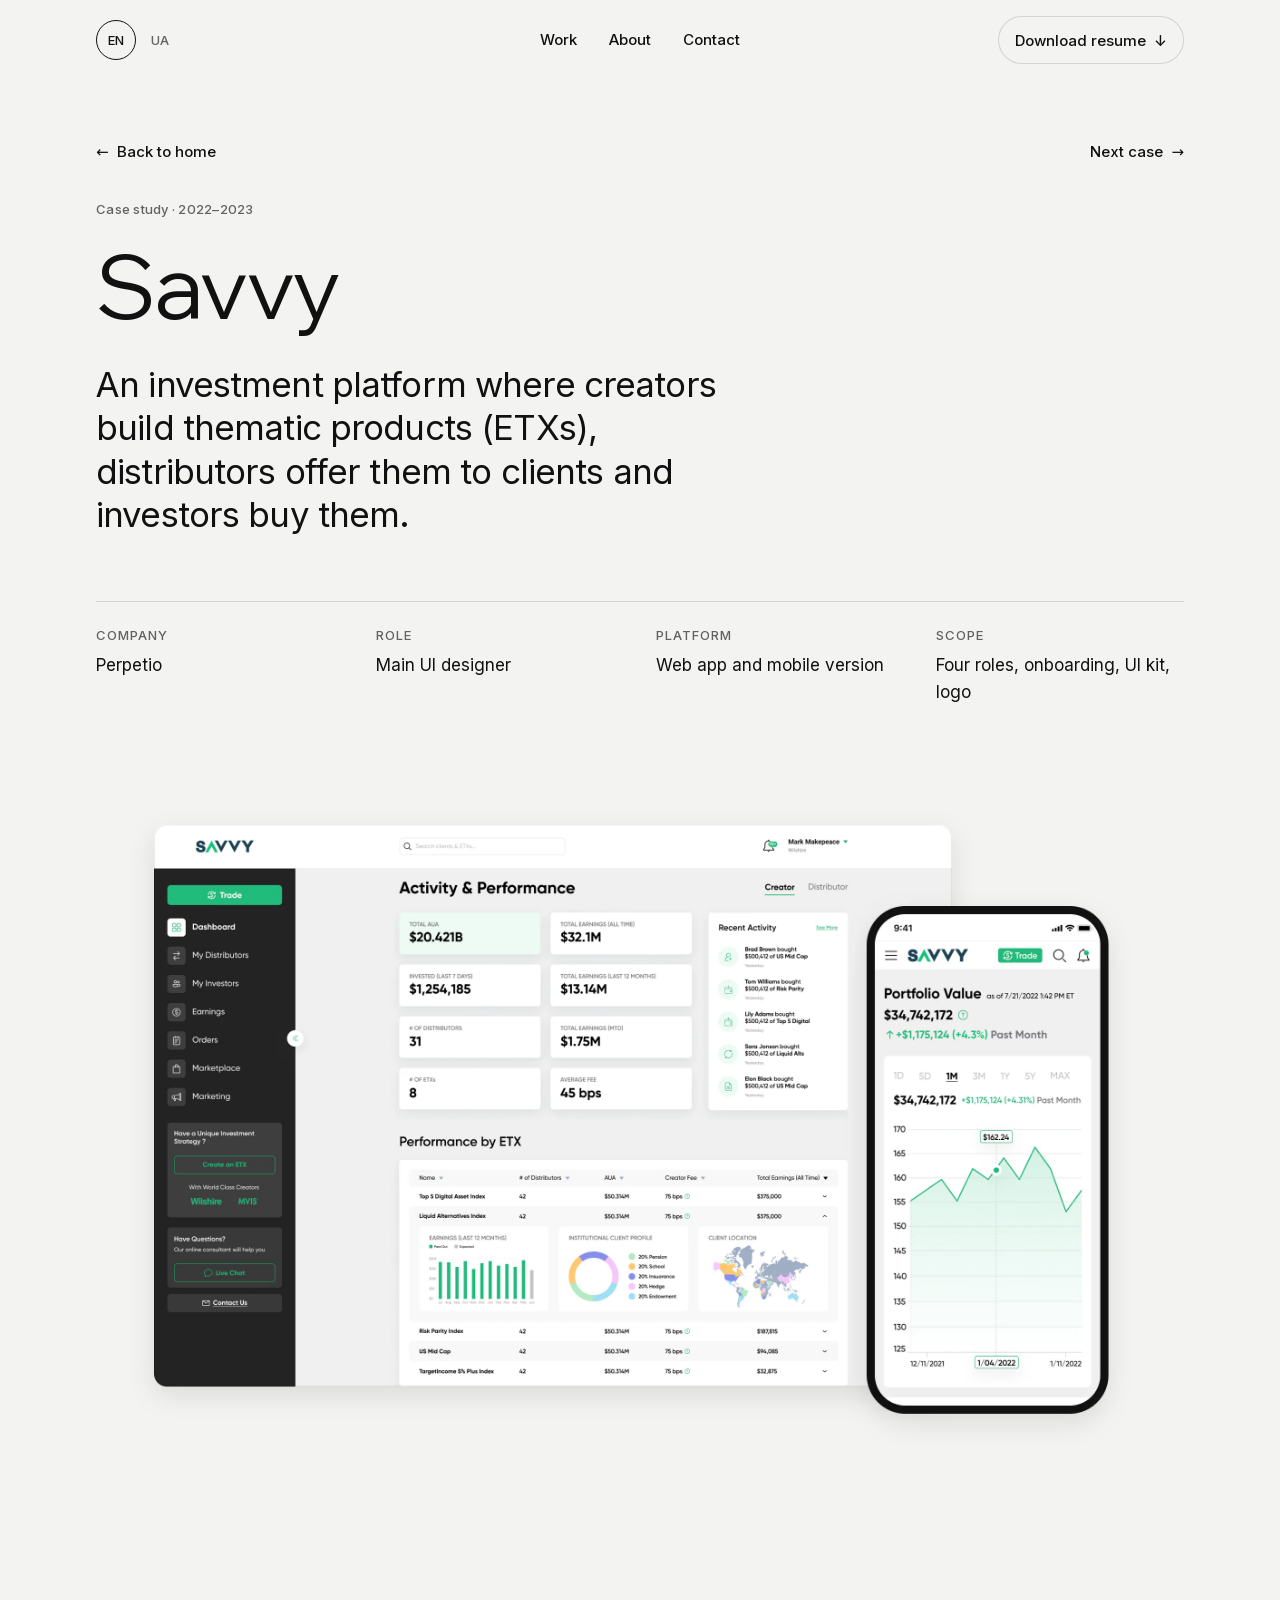
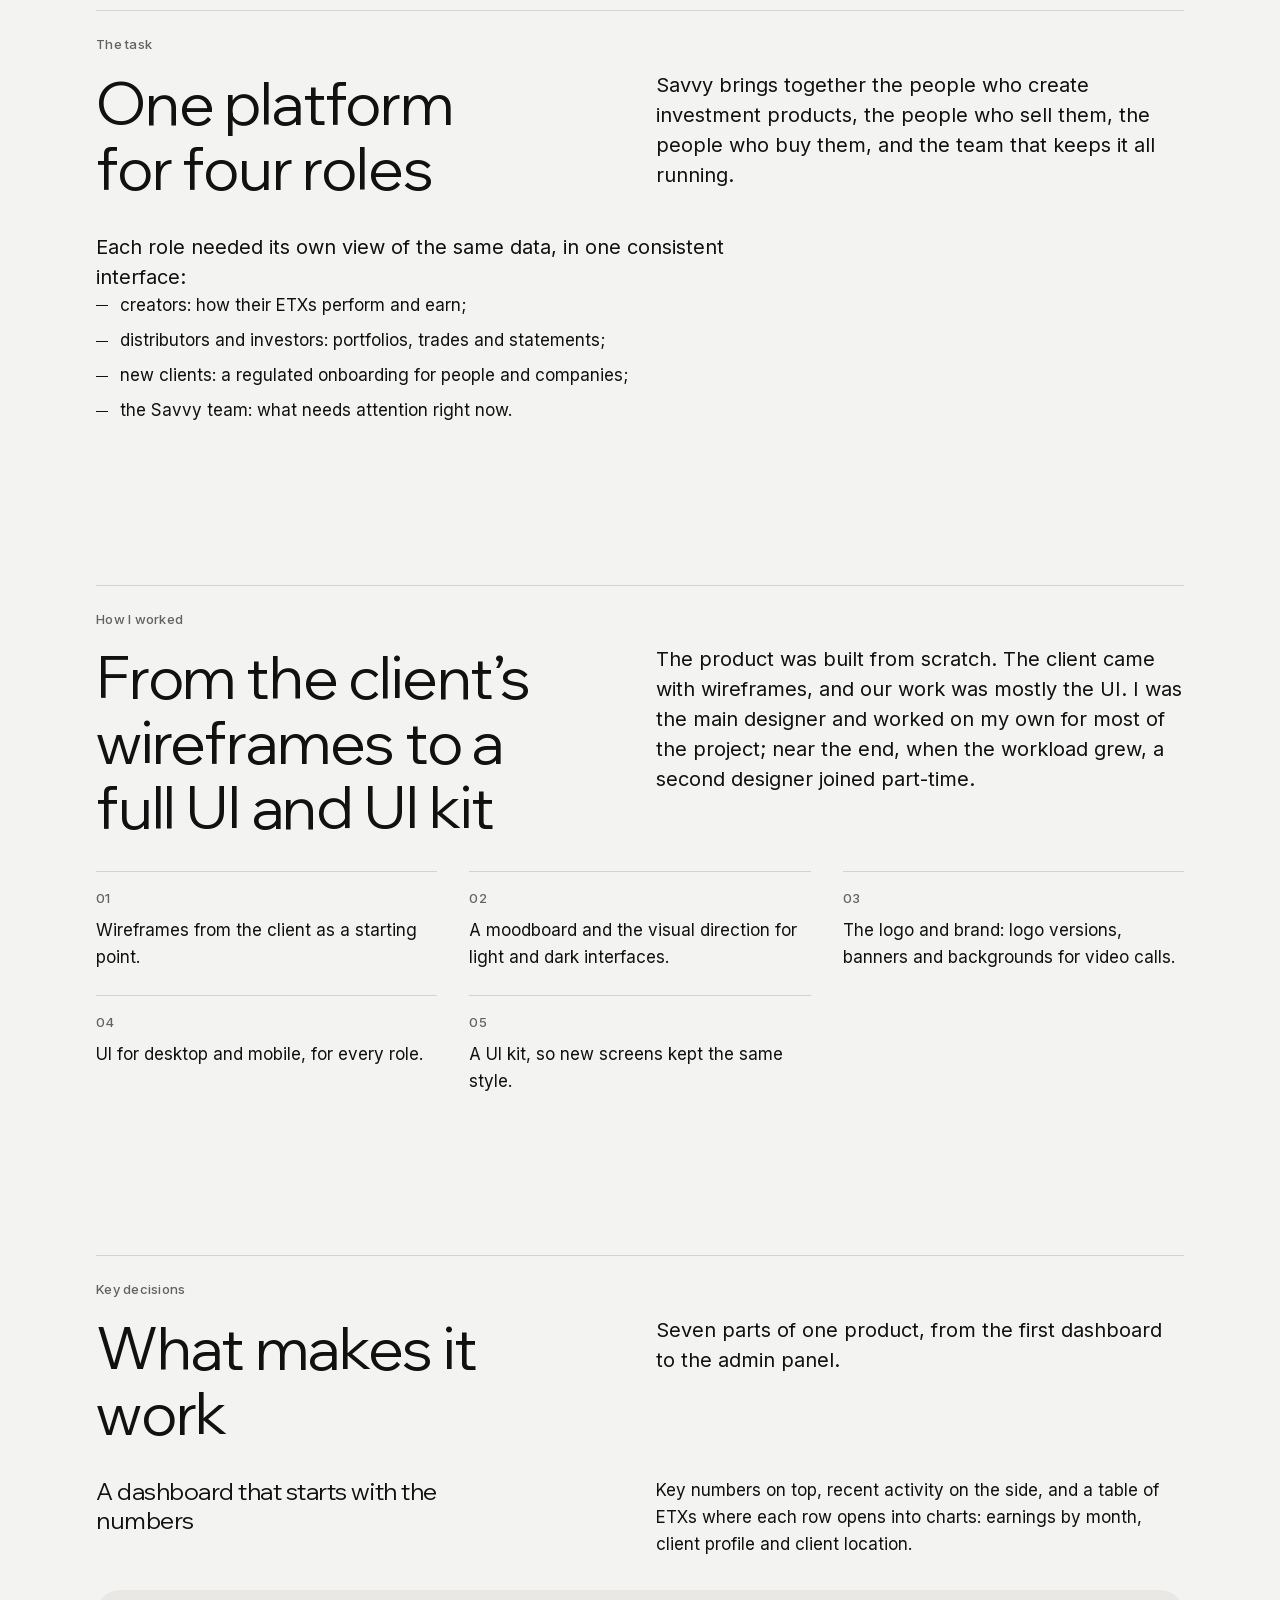
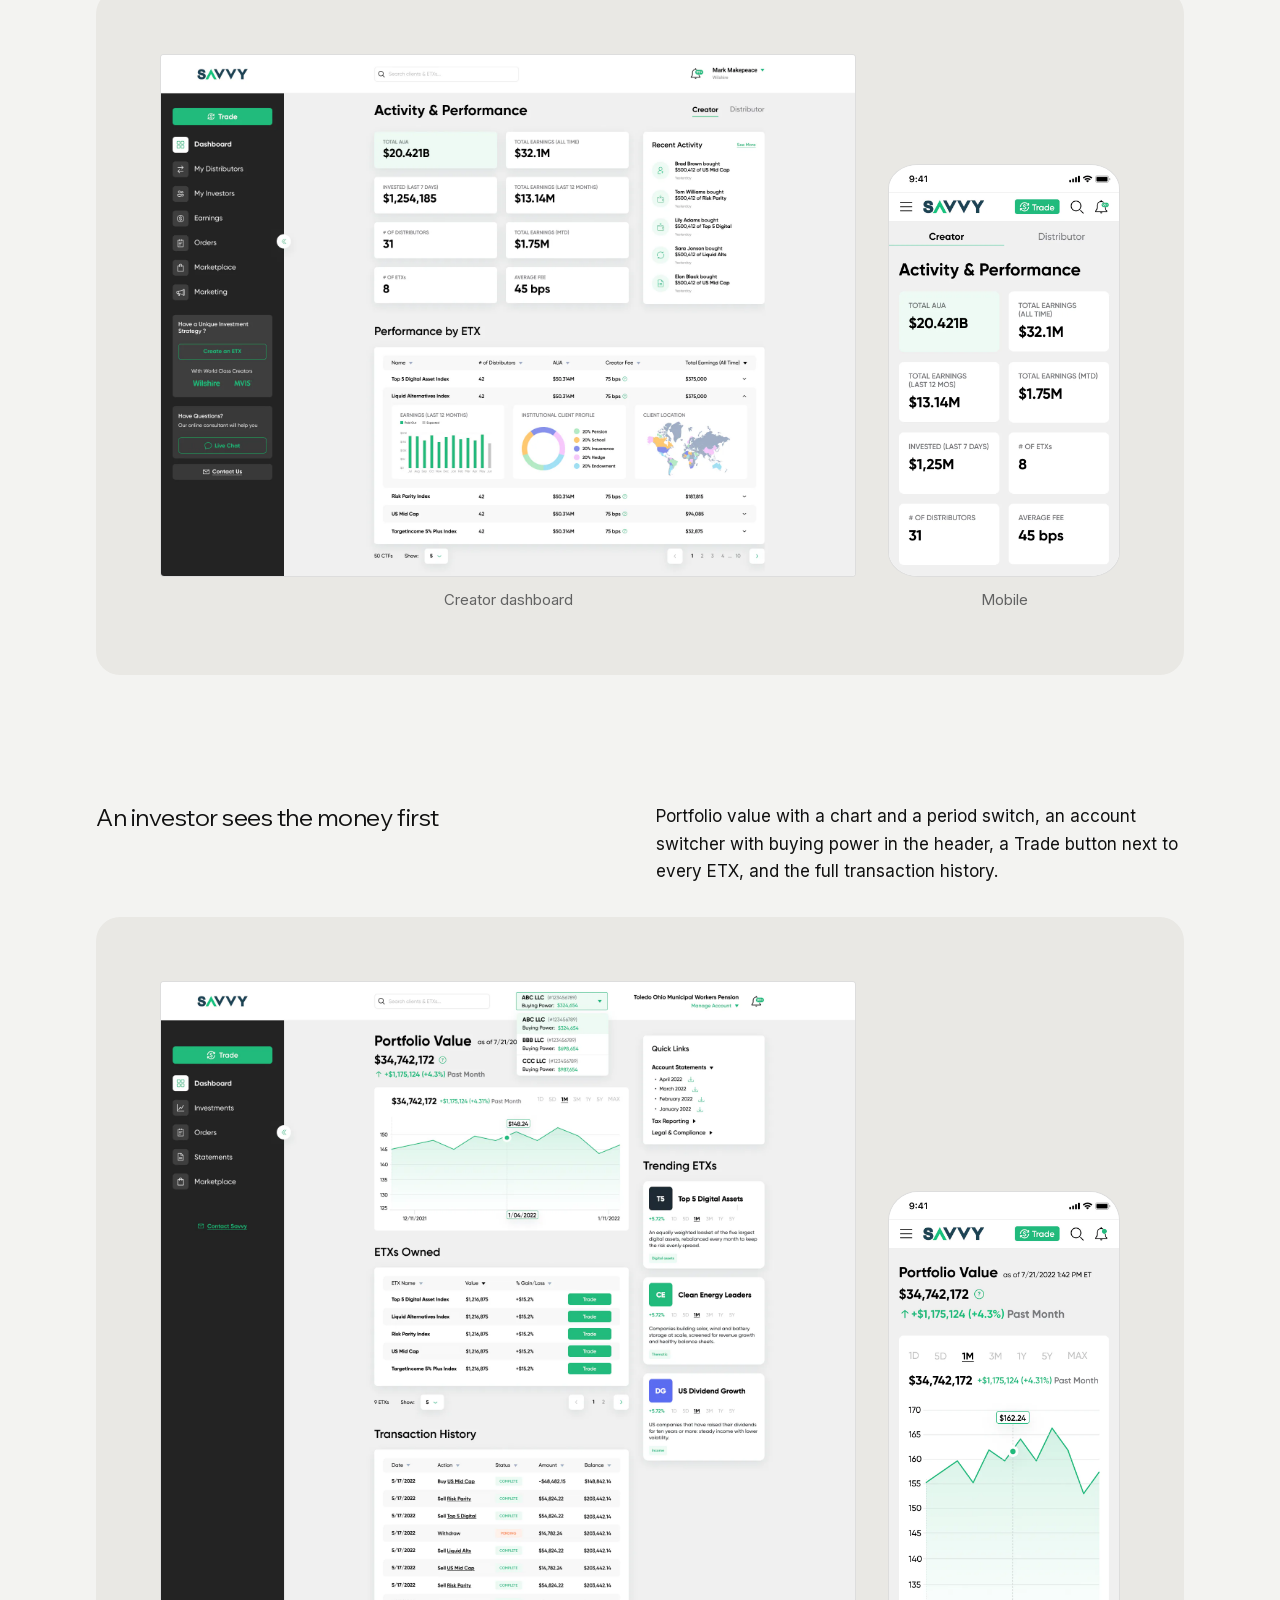
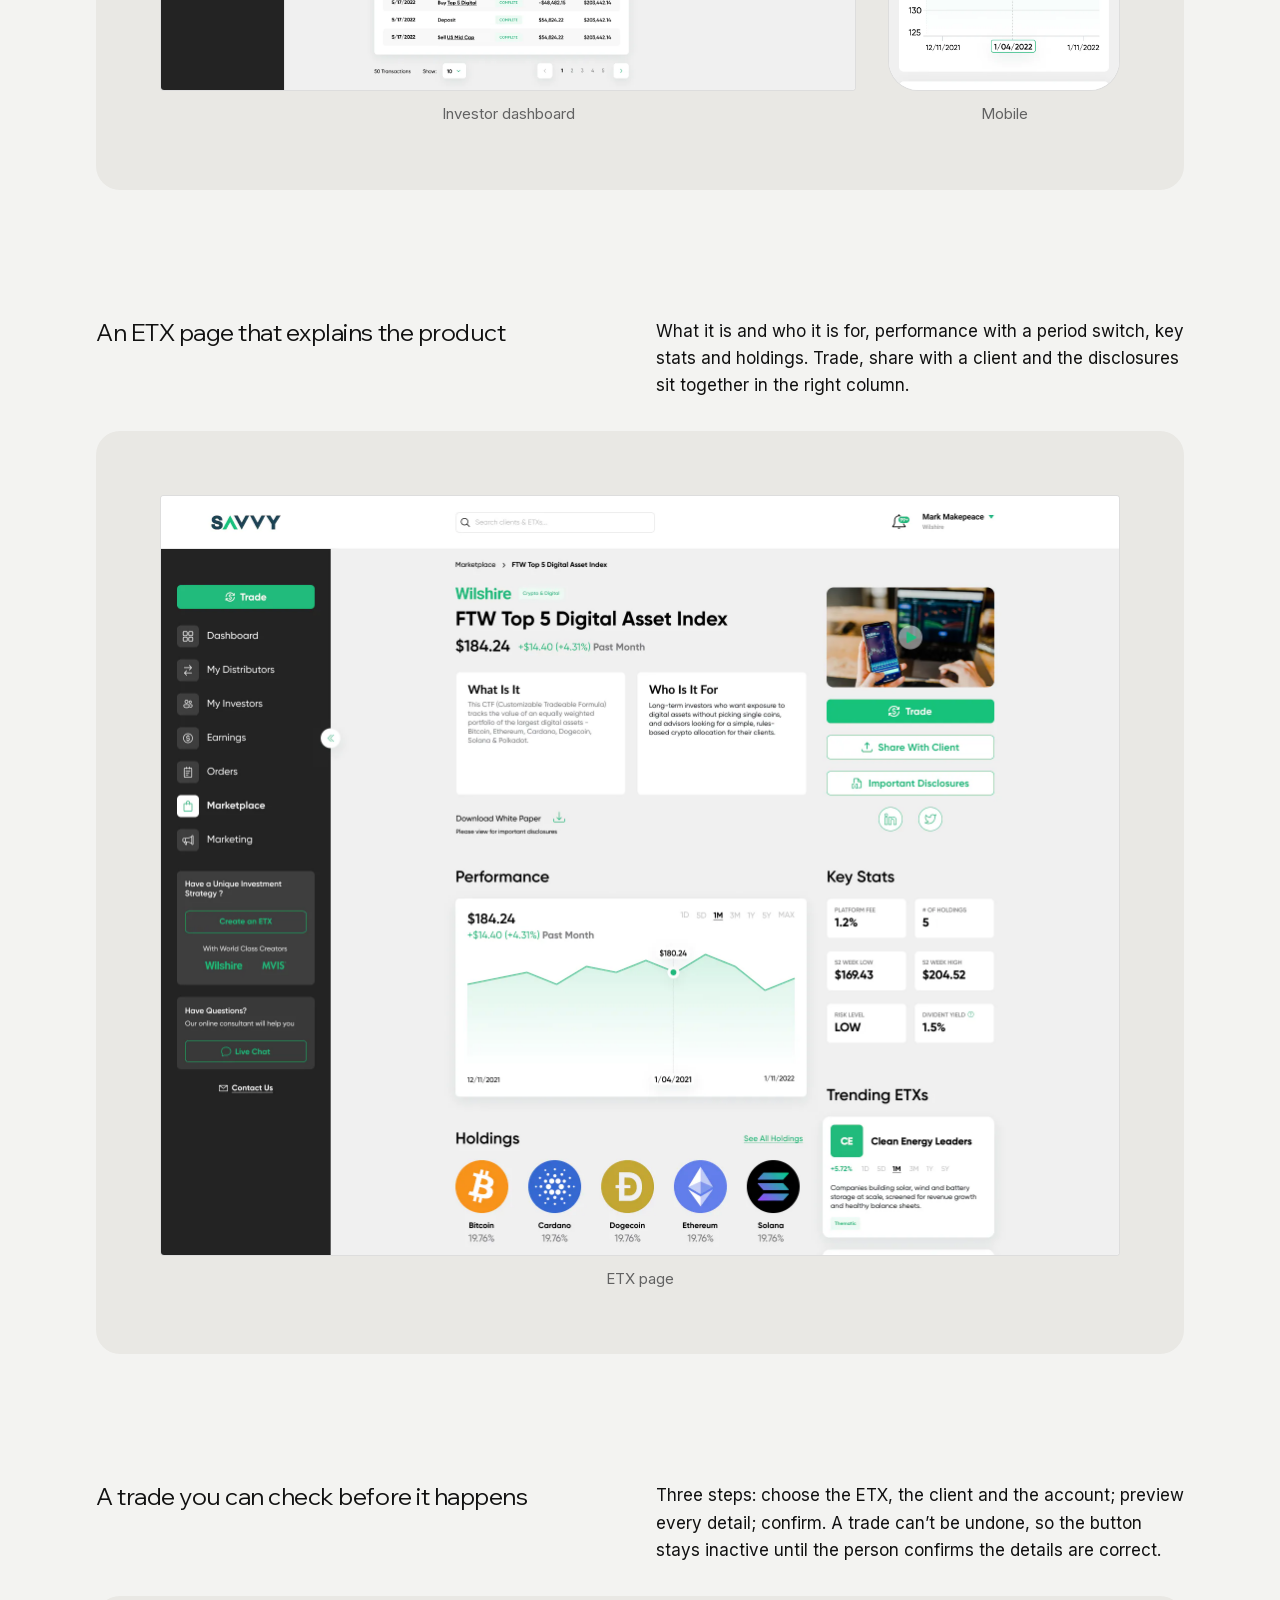
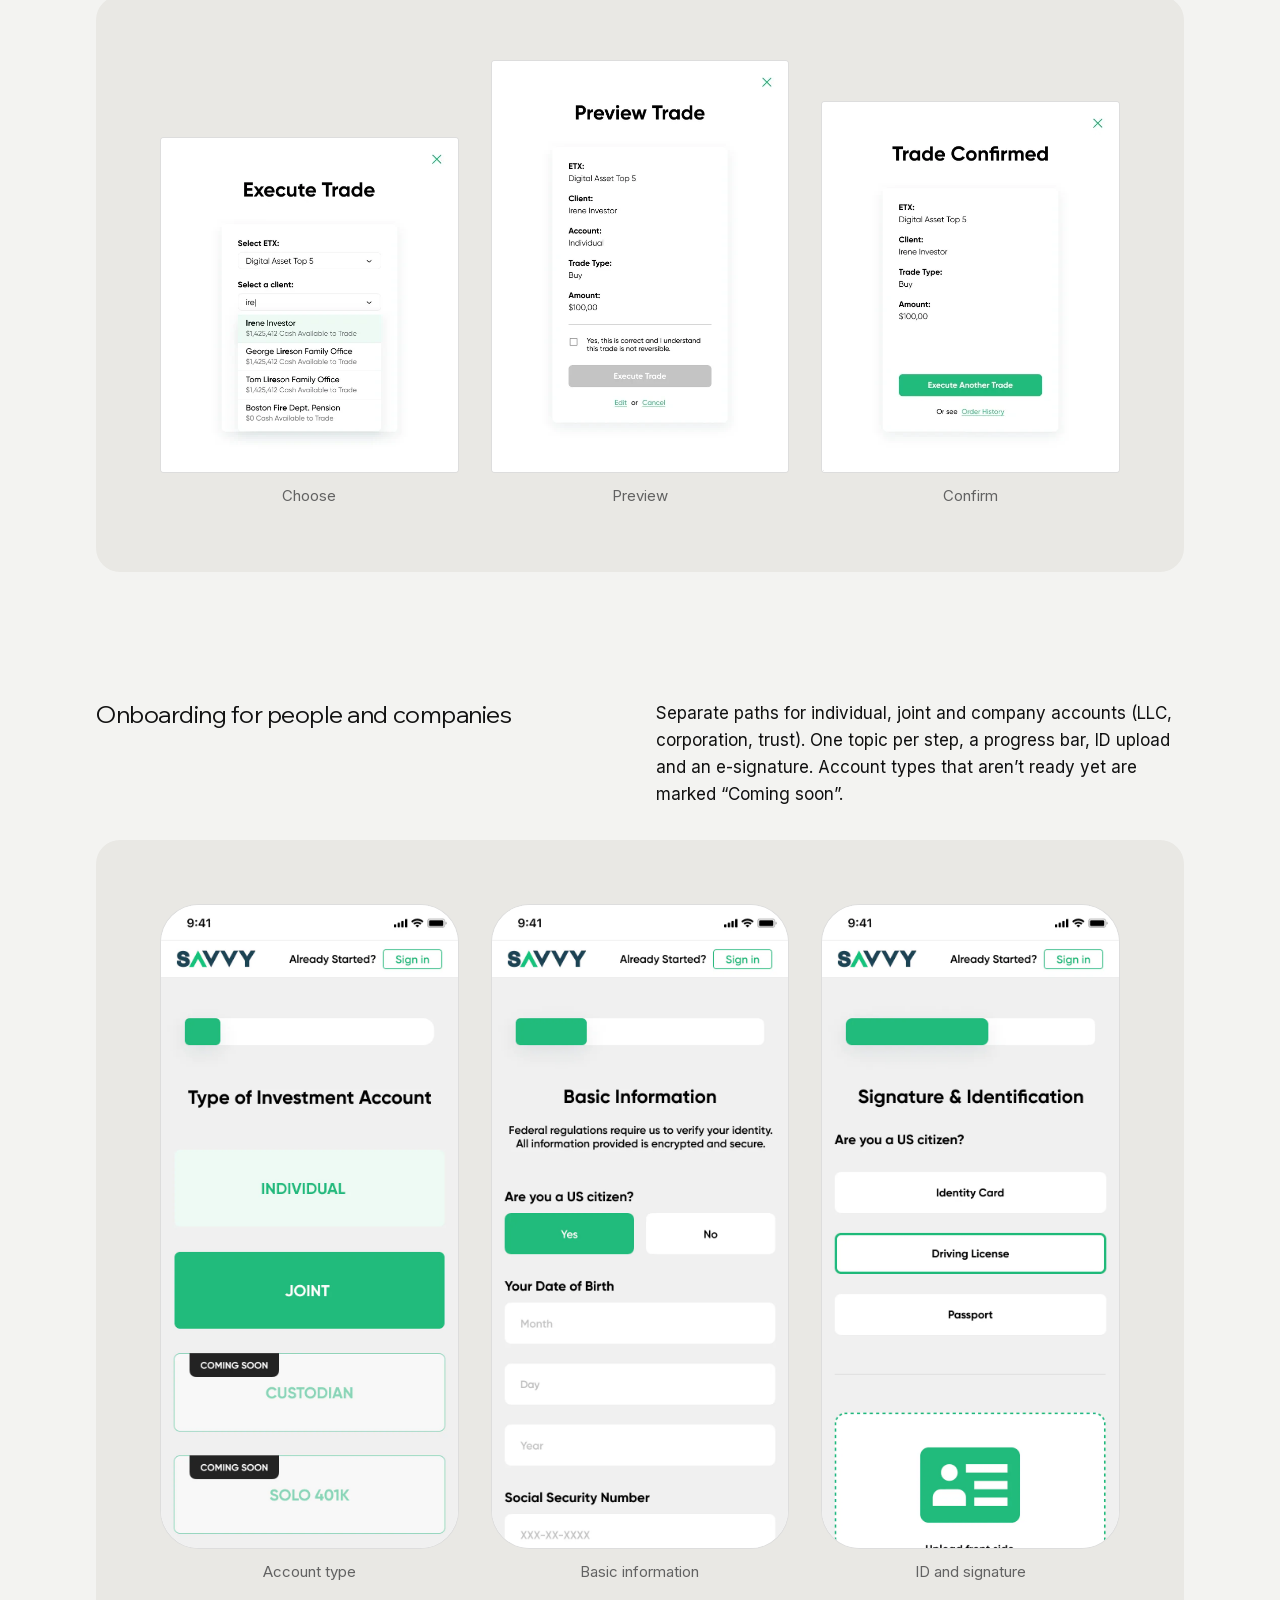
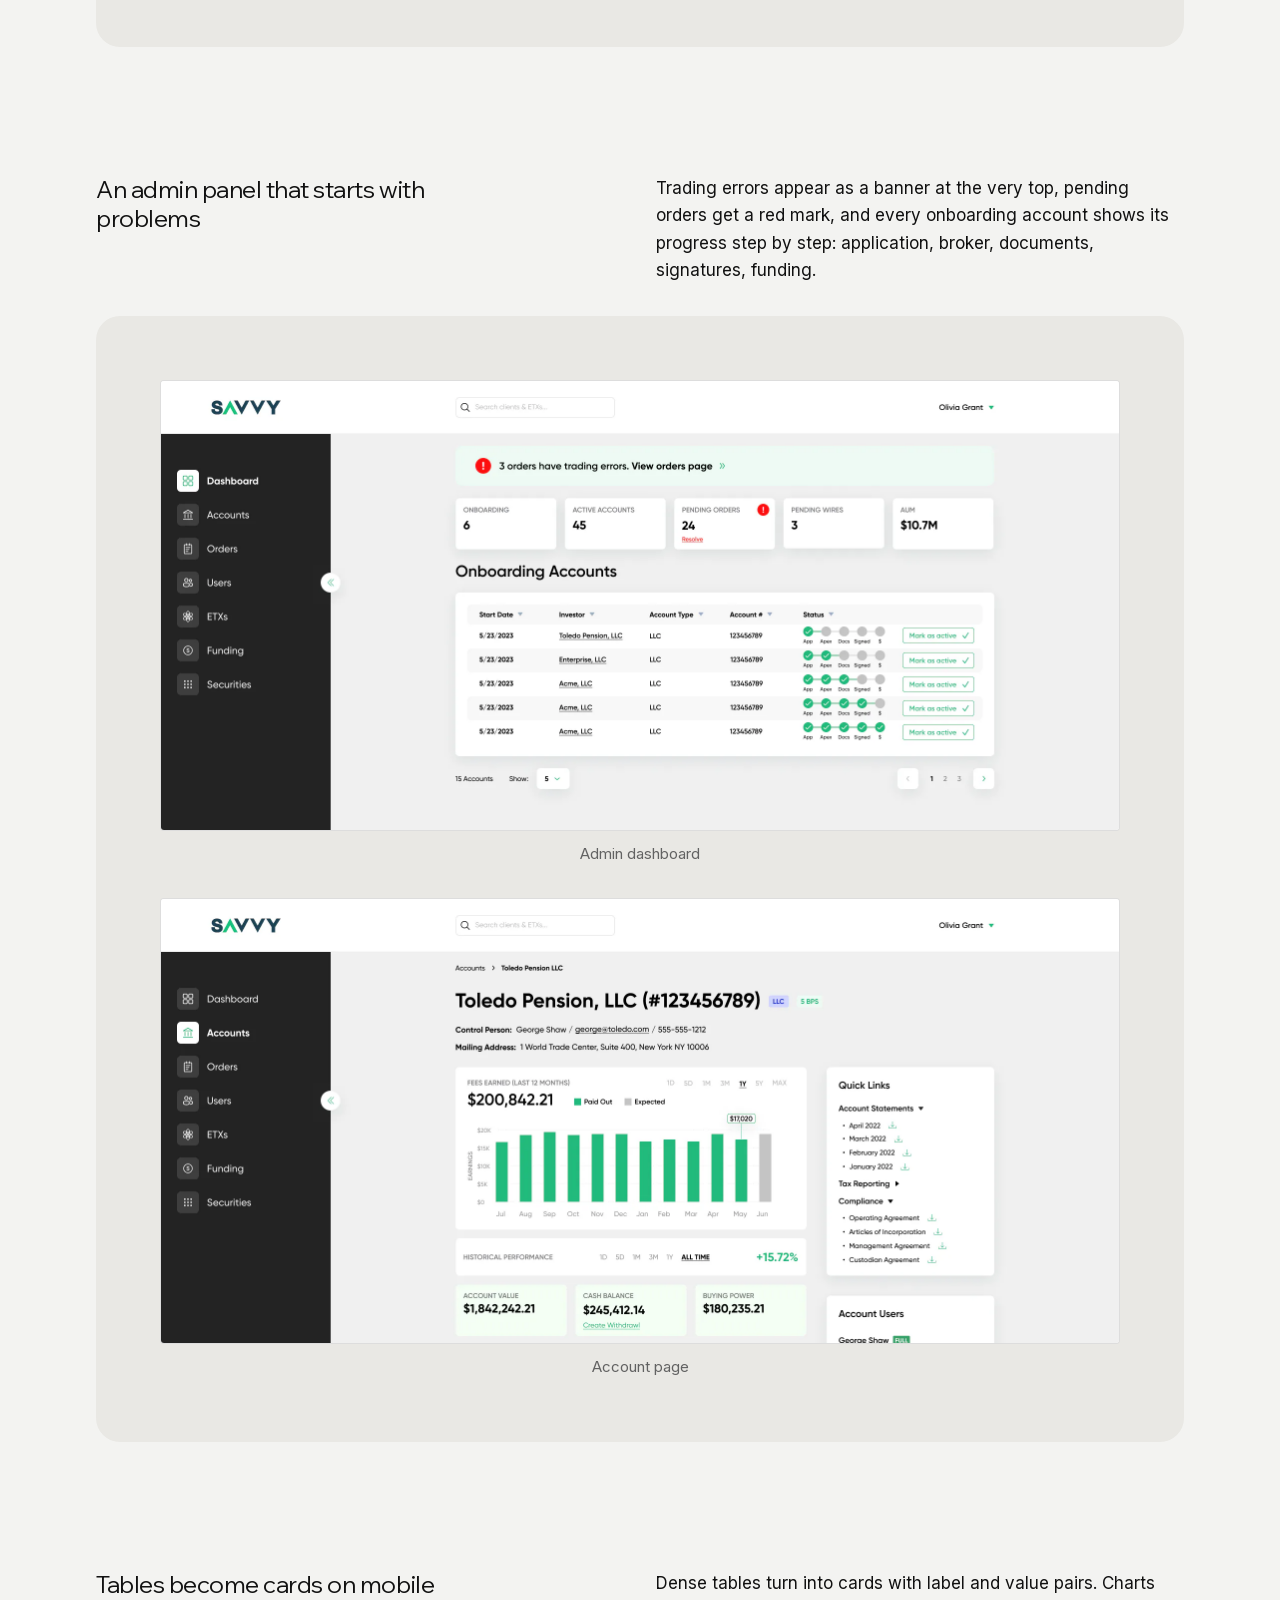
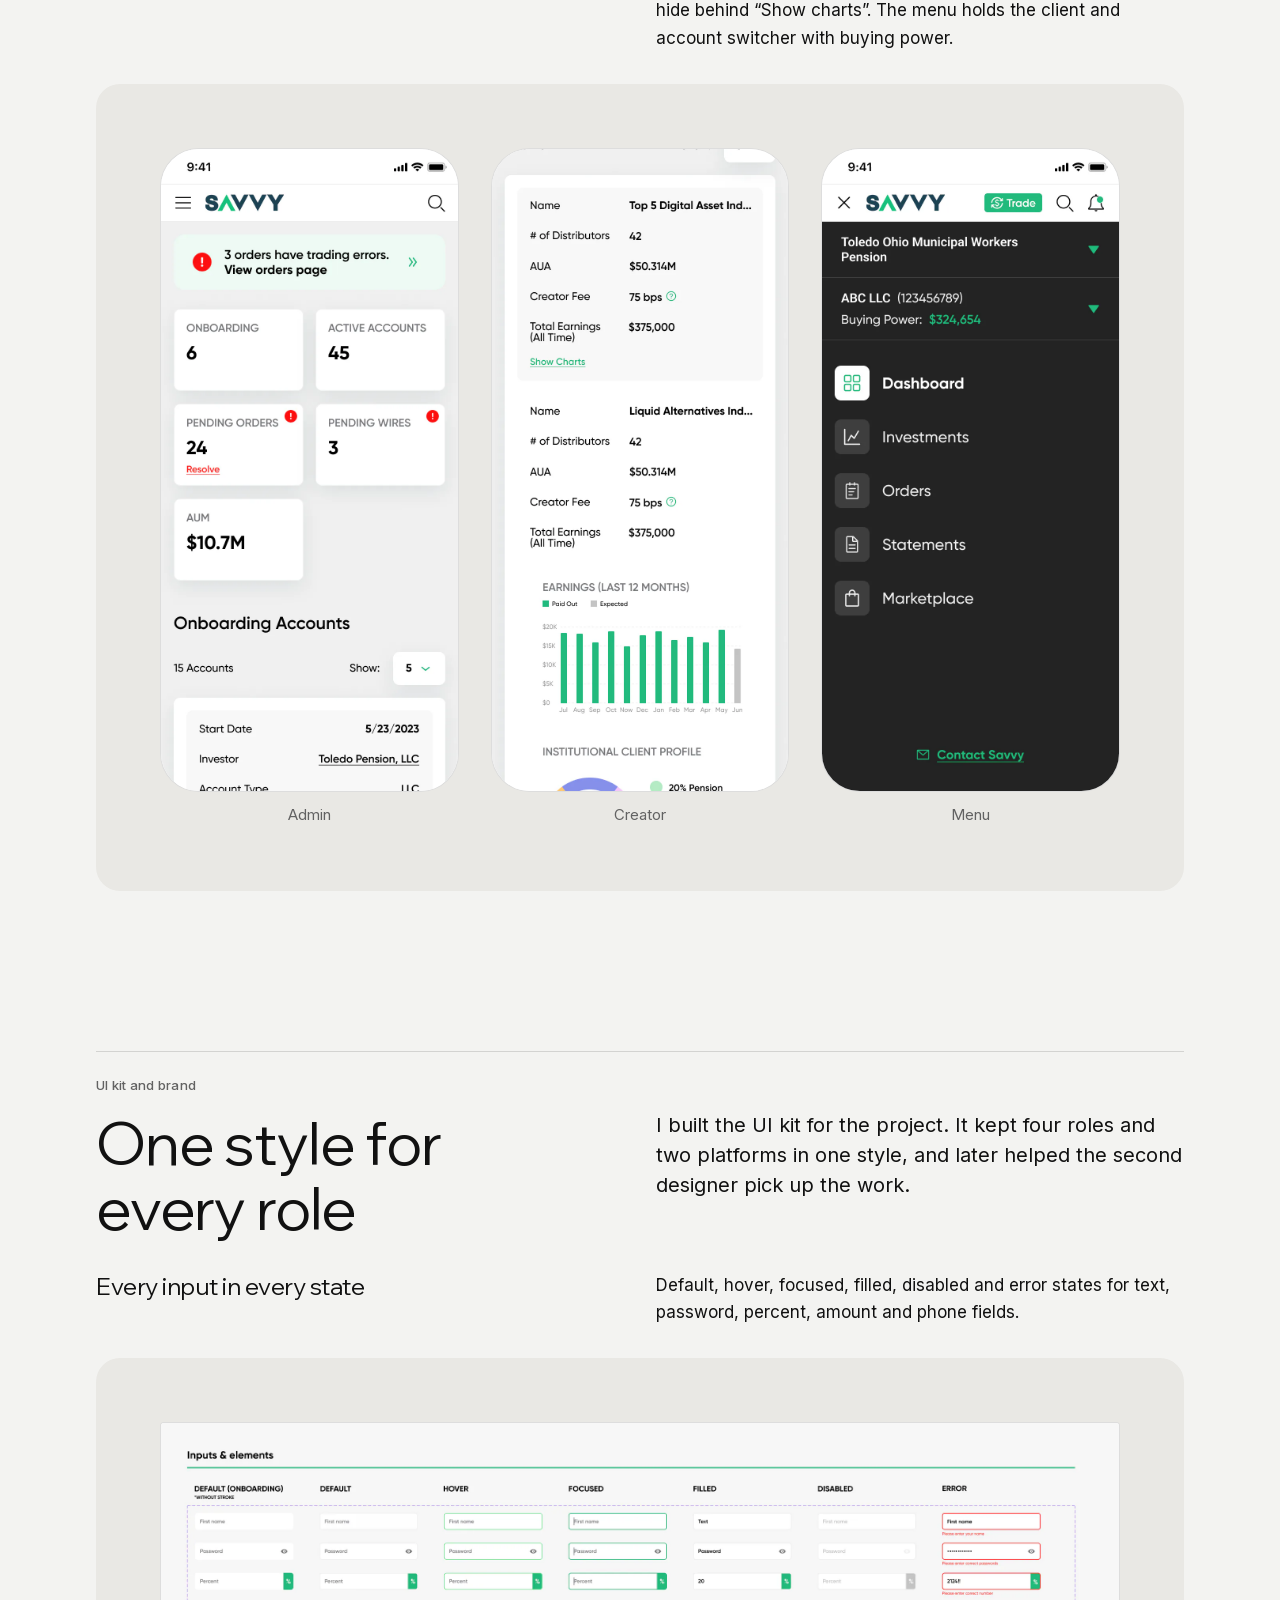
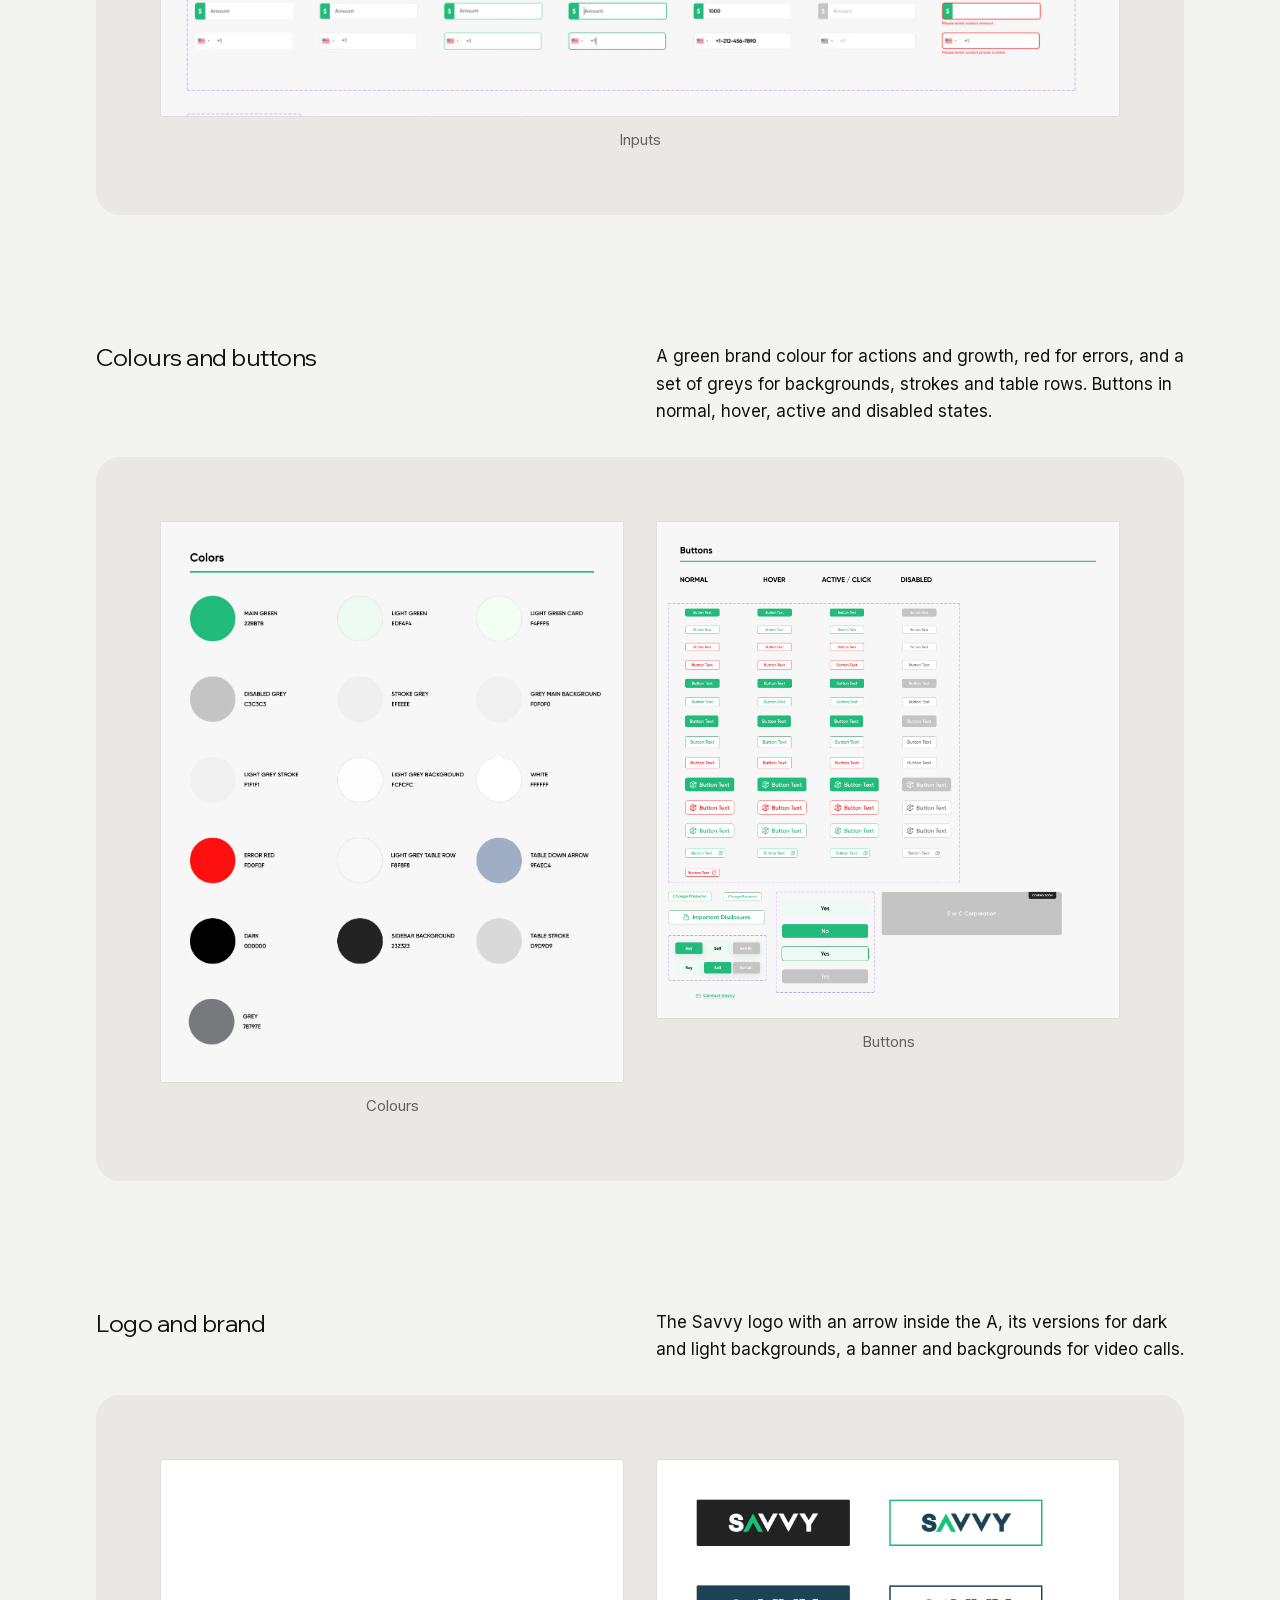
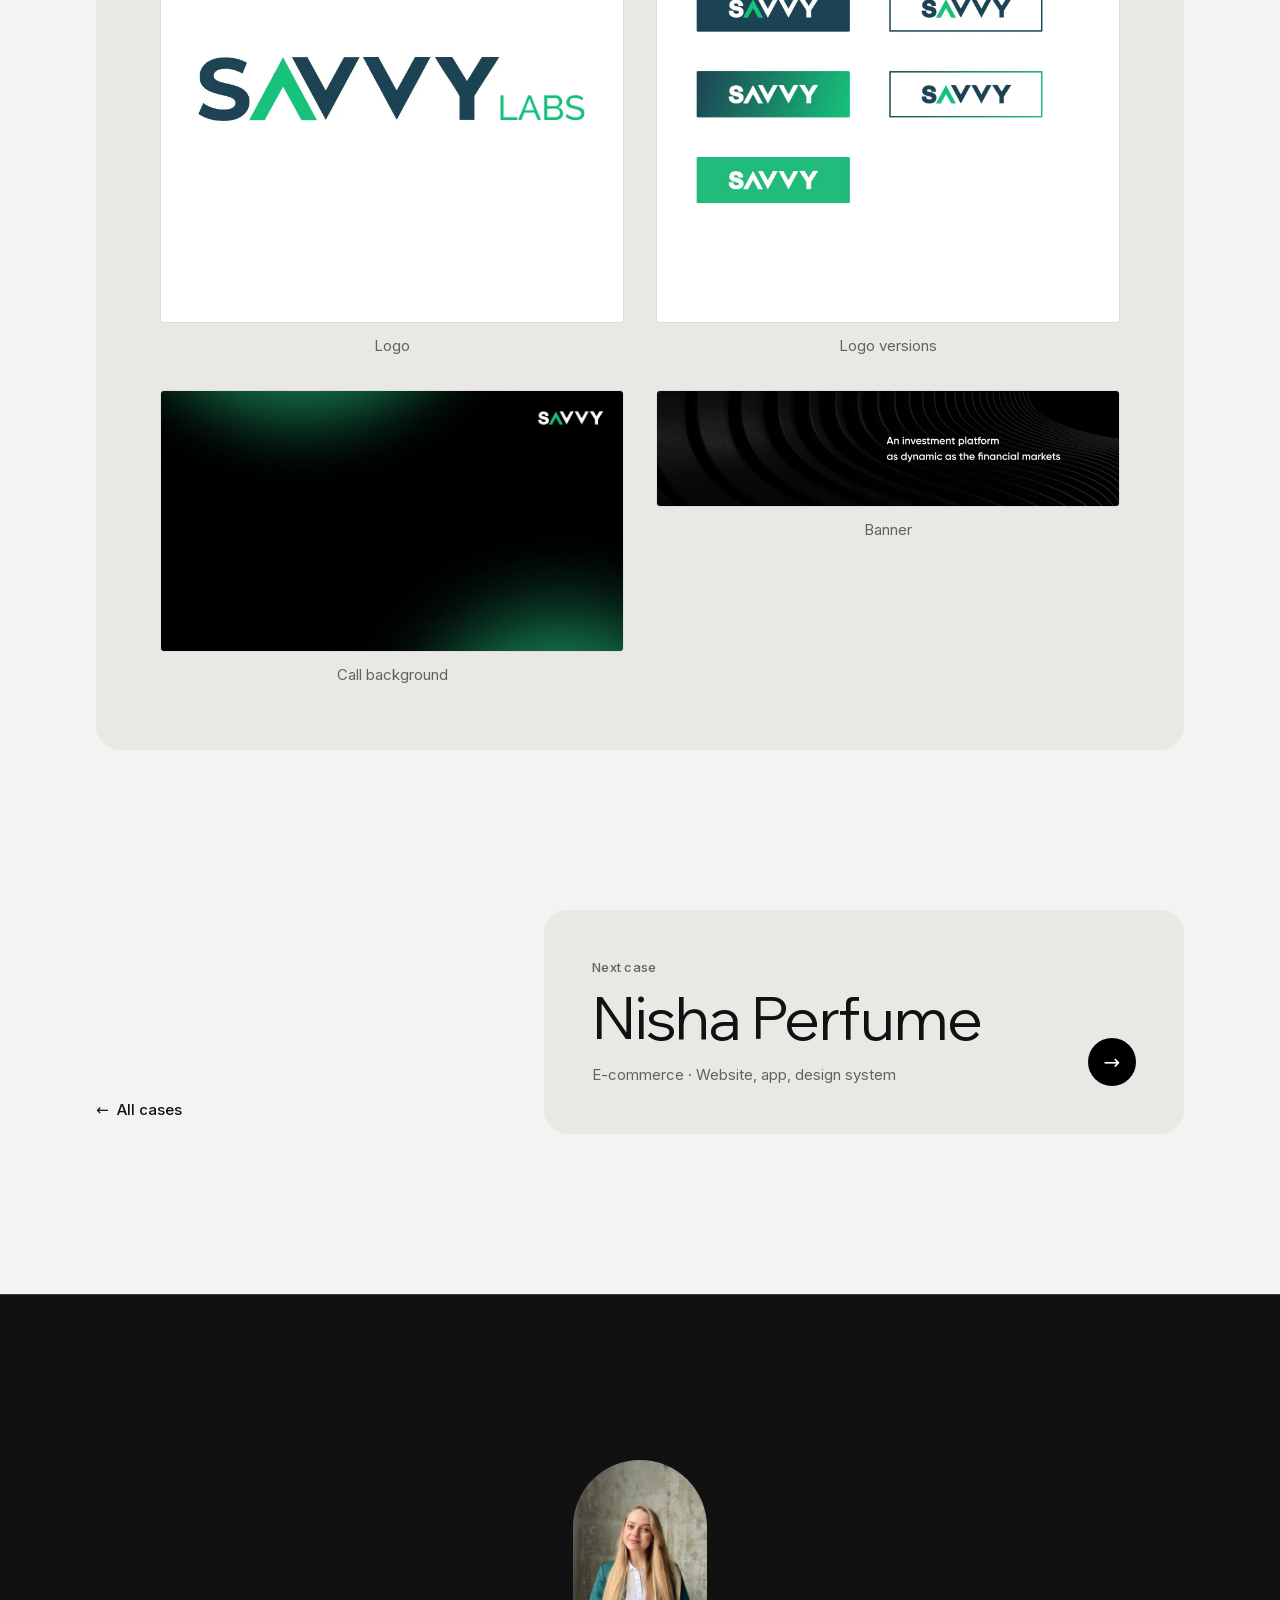
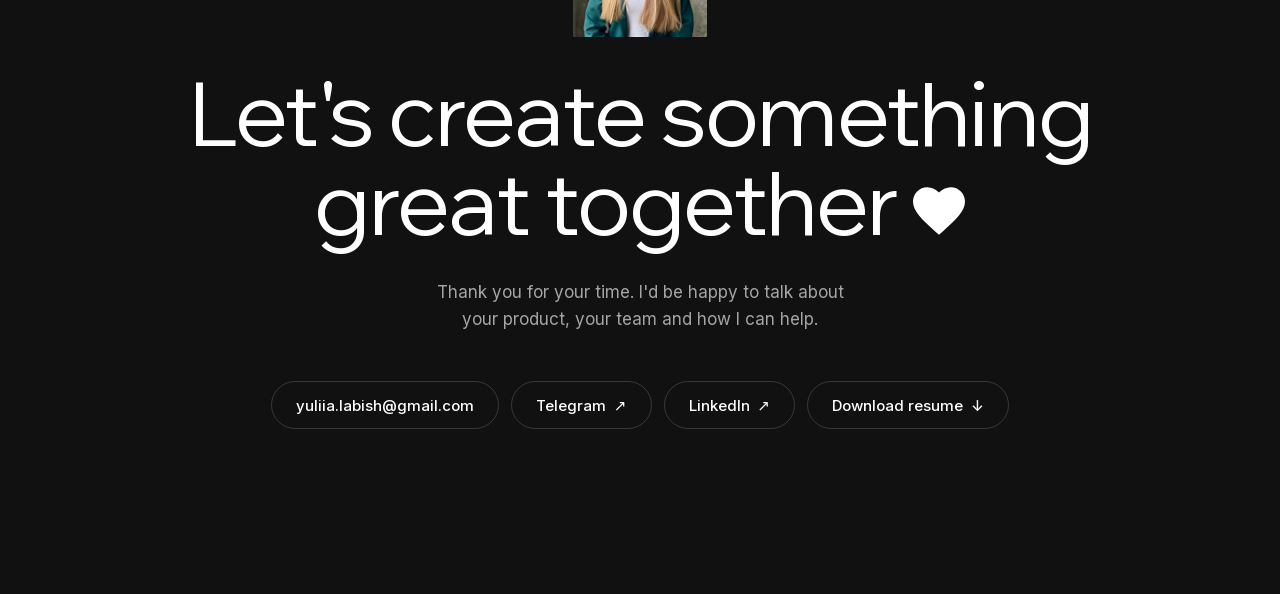
<file: cases/savvy.html>
<!doctype html>
<html lang="en">
<head>
  <meta charset="utf-8">
  <meta name="viewport" content="width=device-width, initial-scale=1">
  <title>Savvy case study · Yuliia Labish</title>
  <meta name="description" content="How Yuliia Labish designed Savvy, a fintech platform for four roles: dashboards, ETX pages, trading, onboarding for people and companies, an admin panel, a UI kit and the logo.">
  <link rel="canonical" href="https://yuliialabish.com/cases/savvy.html">
  <link rel="alternate" hreflang="en" href="https://yuliialabish.com/cases/savvy.html">
  <link rel="alternate" hreflang="uk" href="https://yuliialabish.com/uk/cases/savvy.html">
  <link rel="alternate" hreflang="x-default" href="https://yuliialabish.com/cases/savvy.html">
  <script>
    document.documentElement.classList.add('js');
    // the loading screen plays only on the first visit; later pages and language switches open at once
    try { if (sessionStorage.getItem('yl-instant') || sessionStorage.getItem('yl-loaded')) document.documentElement.classList.add('no-curtain'); } catch (e) {}
    if (window.innerWidth < 768) document.documentElement.classList.add('no-curtain');
    setTimeout(function () {
      var c = document.querySelector('.curtain'); if (c) c.classList.add('is-up');
      document.querySelectorAll('img').forEach(function (i) { if (i.naturalWidth) i.classList.add('is-loaded'); });
    }, 4000);
  </script>
  <link rel="icon" href="../assets/img/brand/favicon-32.png" sizes="32x32" type="image/png">
  <link rel="apple-touch-icon" href="../assets/img/brand/apple-touch-icon.png">
  <meta property="og:type" content="article">
  <meta property="og:title" content="Savvy case study · Yuliia Labish">
  <meta property="og:description" content="How Yuliia Labish designed Savvy, a fintech platform for four roles: dashboards, ETX pages, trading, onboarding for people and companies, an admin panel, a UI kit and the logo.">
  <meta property="og:url" content="https://yuliialabish.com/cases/savvy.html">
  <meta property="og:image" content="https://yuliialabish.com/assets/img/og/savvy.jpg">
  <meta property="og:image:width" content="1200">
  <meta property="og:image:height" content="630">
  <meta name="twitter:card" content="summary_large_image">
  <!-- fonts are served from this site: no request to Google -->
  <link rel="preload" href="../assets/fonts/inter-latin.woff2" as="font" type="font/woff2" crossorigin>
  <link rel="stylesheet" href="../assets/css/fonts.css">
  <link rel="stylesheet" href="../assets/css/style.css">
</head>
<body>
  <div class="curtain" aria-hidden="true">
    <div class="curtain__inner"><span>Yuliia Labish</span><span class="curtain__count">0</span></div>
  </div>

  <a class="skip-link" href="#main">Skip to content</a>

  <header class="site-header">
    <div class="container site-header__inner">
      <button class="menu-toggle" type="button" aria-expanded="false" aria-controls="site-nav" data-open="Menu" data-close="Close">
        <span class="menu-toggle__dot" aria-hidden="true"></span><span class="menu-toggle__label">Menu</span>
      </button>
      <nav class="nav" id="site-nav" aria-label="Main">
        <div class="lang" aria-label="Language">
          <span aria-current="true">EN</span><a href="../uk/cases/savvy.html" hreflang="uk" lang="uk" aria-label="Українська версія">UA</a>
        </div>
        <ul class="nav__list">
          <li><a href="../index.html#work">Work</a></li>
          <li><a href="../index.html#about">About</a></li>
          <li><a href="#contact">Contact</a></li>
        </ul>
      </nav>
      <a class="btn btn--small header-cv" href="../assets/files/yuliia-labish-cv-en.pdf" download aria-label="Download resume (PDF)"><span class="header-cv__full">Download resume</span><span class="header-cv__short" aria-hidden="true">CV</span><span class="header-cv__arrow" aria-hidden="true">↓</span></a>
    </div>
  </header>

  <main id="main">
    <section class="case-hero" aria-labelledby="case-title">
      <div class="container">
        <div class="case-top">
          <a class="case-back" href="../index.html"><span aria-hidden="true">←</span>Back to home</a>
          <a class="case-back case-back--next" href="nisha-perfume.html" aria-label="Next case: Nisha Perfume">Next case<span aria-hidden="true">→</span></a>
        </div>
        <p class="label">Case study · 2022–2023</p>
        <h1 class="case-hero__title" id="case-title">Savvy</h1>
        <p class="case-hero__lead">An investment platform where creators build thematic products (ETXs), distributors offer them to clients and investors buy them.</p>
        <dl class="case-facts">
          <div><dt>Company</dt><dd>Perpetio</dd></div>
          <div><dt>Role</dt><dd>Main UI designer</dd></div>
          <div><dt>Platform</dt><dd>Web app and mobile version</dd></div>
          <div><dt>Scope</dt><dd>Four roles, onboarding, UI kit, logo</dd></div>
        </dl>
        <div class="case-cover"><picture><source media="(max-width: 767px)" srcset="../assets/img/cases/savvy-m.webp 1200w, ../assets/img/cases/savvy-m-2x.webp 2400w" sizes="100vw" width="1200" height="1000"><img src="../assets/img/cases/savvy.webp" srcset="../assets/img/cases/savvy.webp 1200w, ../assets/img/cases/savvy-2x.webp 2400w" sizes="100vw" width="1200" height="750" alt="Savvy on a desktop screen and a phone: the creator dashboard with earnings, recent trades and performance by ETX, and the portfolio value chart on mobile." fetchpriority="high"></picture></div>
      </div>
    </section>

    <section class="case-sec" aria-labelledby="task-title">
      <div class="container">
      <div class="case-sec__head reveal-up">
        <p class="label">The task</p>
        <h2 class="case-sec__title" id="task-title">One platform for four roles</h2>
        <p class="case-sec__intro case-text">Savvy brings together the people who create investment products, the people who sell them, the people who buy them, and the team that keeps it all running.</p>
      </div>
        <div class="case-sec__body reveal-up">
          <p class="case-text">Each role needed its own view of the same data, in one consistent interface:</p>
          <ul class="case-points">
            <li>creators: how their ETXs perform and earn;</li>
            <li>distributors and investors: portfolios, trades and statements;</li>
            <li>new clients: a regulated onboarding for people and companies;</li>
            <li>the Savvy team: what needs attention right now.</li>
          </ul>
        </div>
      </div>
    </section>

    <section class="case-sec" aria-labelledby="how-title">
      <div class="container">
      <div class="case-sec__head reveal-up">
        <p class="label">How I worked</p>
        <h2 class="case-sec__title" id="how-title">From the client’s wireframes to a full UI and UI kit</h2>
        <p class="case-sec__intro case-text">The product was built from scratch. The client came with wireframes, and our work was mostly the UI. I was the main designer and worked on my own for most of the project; near the end, when the workload grew, a second designer joined part-time.</p>
      </div>
        <ol class="case-steps case-sec__body reveal-up">
          <li>Wireframes from the client as a starting point.</li>
          <li>A moodboard and the visual direction for light and dark interfaces.</li>
          <li>The logo and brand: logo versions, banners and backgrounds for video calls.</li>
          <li>UI for desktop and mobile, for every role.</li>
          <li>A UI kit, so new screens kept the same style.</li>
        </ol>
      </div>
    </section>

    <section class="case-sec" aria-labelledby="dec-title">
      <div class="container">
      <div class="case-sec__head reveal-up">
        <p class="label">Key decisions</p>
        <h2 class="case-sec__title" id="dec-title">What makes it work</h2>
        <p class="case-sec__intro case-text">Seven parts of one product, from the first dashboard to the admin panel.</p>
      </div>
        <div class="case-sec__body">
        <article class="decision reveal-up">
          <h3 class="decision__title">A dashboard that starts with the numbers</h3>
          <div class="decision__body">
            <p>Key numbers on top, recent activity on the side, and a table of ETXs where each row opens into charts: earnings by month, client profile and client location.</p>
          </div>
          <div class="shots shots--desk-phone">
            <figure class="shot"><img src="../assets/img/cases/savvy/creator.webp" width="1920" height="1440" alt="Creator dashboard: total AUA, earnings and number of distributors, recent activity, and the Liquid Alternatives Index row opened into earnings, client profile and client location charts." loading="lazy"><figcaption>Creator dashboard</figcaption></figure>
            <figure class="shot shot--phone"><img src="../assets/img/cases/savvy/creator-top.webp" width="375" height="670" alt="Creator dashboard on mobile: the same key numbers in two columns." loading="lazy"><figcaption>Mobile</figcaption></figure>
          </div>
        </article>

        <article class="decision reveal-up">
          <h3 class="decision__title">An investor sees the money first</h3>
          <div class="decision__body">
            <p>Portfolio value with a chart and a period switch, an account switcher with buying power in the header, a Trade button next to every ETX, and the full transaction history.</p>
          </div>
          <div class="shots shots--desk-phone">
            <figure class="shot"><img src="../assets/img/cases/savvy/investor.webp" width="1920" height="1960" alt="Investor dashboard: portfolio value of $34,742,172 with a chart, the account switcher open, ETXs owned with Trade buttons, transaction history and trending ETXs." loading="lazy"><figcaption>Investor dashboard</figcaption></figure>
            <figure class="shot shot--phone"><img src="../assets/img/cases/savvy/investor-top.webp" width="375" height="812" alt="Investor dashboard on mobile: portfolio value and the chart with period switches." loading="lazy"><figcaption>Mobile</figcaption></figure>
          </div>
        </article>

        <article class="decision reveal-up">
          <h3 class="decision__title">An ETX page that explains the product</h3>
          <div class="decision__body">
            <p>What it is and who it is for, performance with a period switch, key stats and holdings. Trade, share with a client and the disclosures sit together in the right column.</p>
          </div>
          <div class="shots">
            <figure class="shot"><img src="../assets/img/cases/savvy/etx.webp" width="1920" height="1520" alt="FTW Top 5 Digital Asset Index page by Wilshire: what it is, who it is for, a performance chart, key stats and holdings in Bitcoin, Cardano, Dogecoin, Ethereum and Solana." loading="lazy"><figcaption>ETX page</figcaption></figure>
          </div>
        </article>

        <article class="decision reveal-up">
          <h3 class="decision__title">A trade you can check before it happens</h3>
          <div class="decision__body">
            <p>Three steps: choose the ETX, the client and the account; preview every detail; confirm. A trade can’t be undone, so the button stays inactive until the person confirms the details are correct.</p>
          </div>
          <div class="shots shots--row">
            <figure class="shot"><img src="../assets/img/cases/savvy/trade-exec.webp" width="588" height="662" alt="Execute Trade: the ETX is selected and the client search shows matching clients with the cash available to each." loading="lazy"><figcaption>Choose</figcaption></figure>
            <figure class="shot"><img src="../assets/img/cases/savvy/trade-preview.webp" width="588" height="815" alt="Preview Trade: ETX, client, account, trade type and amount, with a checkbox to confirm the trade is not reversible and an inactive Execute Trade button." loading="lazy"><figcaption>Preview</figcaption></figure>
            <figure class="shot"><img src="../assets/img/cases/savvy/trade-done.webp" width="588" height="733" alt="Trade Confirmed: a summary of the trade with Execute Another Trade and a link to the order history." loading="lazy"><figcaption>Confirm</figcaption></figure>
          </div>
        </article>

        <article class="decision reveal-up">
          <h3 class="decision__title">Onboarding for people and companies</h3>
          <div class="decision__body">
            <p>Separate paths for individual, joint and company accounts (LLC, corporation, trust). One topic per step, a progress bar, ID upload and an e-signature. Account types that aren’t ready yet are marked “Coming soon”.</p>
          </div>
          <div class="shots shots--row">
            <figure class="shot shot--phone"><img src="../assets/img/cases/savvy/onb-type.webp" width="375" height="812" alt="Type of investment account: Individual, Joint, and four account types marked Coming soon." loading="lazy"><figcaption>Account type</figcaption></figure>
            <figure class="shot shot--phone"><img src="../assets/img/cases/savvy/onb-basic.webp" width="375" height="812" alt="Basic information: US citizen yes or no, date of birth, Social Security number and marital status." loading="lazy"><figcaption>Basic information</figcaption></figure>
            <figure class="shot shot--phone"><img src="../assets/img/cases/savvy/onb-sign.webp" width="375" height="812" alt="Signature and identification: choose an ID type and upload the front and back side." loading="lazy"><figcaption>ID and signature</figcaption></figure>
          </div>
        </article>

        <article class="decision reveal-up">
          <h3 class="decision__title">An admin panel that starts with problems</h3>
          <div class="decision__body">
            <p>Trading errors appear as a banner at the very top, pending orders get a red mark, and every onboarding account shows its progress step by step: application, broker, documents, signatures, funding.</p>
          </div>
          <div class="shots">
            <figure class="shot"><img src="../assets/img/cases/savvy/admin.webp" width="1920" height="900" alt="Admin dashboard: a banner about 3 orders with trading errors, counters for onboarding, active accounts, pending orders and wires, and onboarding accounts with step-by-step status." loading="lazy"><figcaption>Admin dashboard</figcaption></figure>
            <figure class="shot"><img src="../assets/img/cases/savvy/admin-account.webp" width="1920" height="890" alt="Account page for Toledo Pension, LLC: fees earned by month, account value, cash and buying power, quick links to statements and compliance documents, and account users." loading="lazy"><figcaption>Account page</figcaption></figure>
          </div>
        </article>

        <article class="decision reveal-up">
          <h3 class="decision__title">Tables become cards on mobile</h3>
          <div class="decision__body">
            <p>Dense tables turn into cards with label and value pairs. Charts hide behind “Show charts”. The menu holds the client and account switcher with buying power.</p>
          </div>
          <div class="shots shots--row">
            <figure class="shot shot--phone"><img src="../assets/img/cases/savvy/admin-top.webp" width="375" height="812" alt="Admin dashboard on mobile: trading error banner, counters and onboarding accounts as cards." loading="lazy"><figcaption>Admin</figcaption></figure>
            <figure class="shot shot--phone"><img src="../assets/img/cases/savvy/creator-cards.webp" width="375" height="812" alt="Performance by ETX on mobile: each ETX as a card, with earnings, client profile and location charts opened." loading="lazy"><figcaption>Creator</figcaption></figure>
            <figure class="shot shot--phone"><img src="../assets/img/cases/savvy/menu.webp" width="375" height="812" alt="Mobile menu: client and account switcher with buying power, and the main sections." loading="lazy"><figcaption>Menu</figcaption></figure>
          </div>
        </article>
        </div>
      </div>
    </section>

    <section class="case-sec" aria-labelledby="kit-title">
      <div class="container">
      <div class="case-sec__head reveal-up">
        <p class="label">UI kit and brand</p>
        <h2 class="case-sec__title" id="kit-title">One style for every role</h2>
        <p class="case-sec__intro case-text">I built the UI kit for the project. It kept four roles and two platforms in one style, and later helped the second designer pick up the work.</p>
      </div>
        <div class="case-sec__body">
        <article class="decision reveal-up">
          <h3 class="decision__title">Every input in every state</h3>
          <div class="decision__body">
            <p>Default, hover, focused, filled, disabled and error states for text, password, percent, amount and phone fields.</p>
          </div>
          <div class="shots">
            <figure class="shot"><img src="../assets/img/cases/savvy/kit-inputs.webp" width="2200" height="672" alt="UI kit: input fields in default, hover, focused, filled, disabled and error states." loading="lazy"><figcaption>Inputs</figcaption></figure>
          </div>
        </article>

        <article class="decision reveal-up">
          <h3 class="decision__title">Colours and buttons</h3>
          <div class="decision__body">
            <p>A green brand colour for actions and growth, red for errors, and a set of greys for backgrounds, strokes and table rows. Buttons in normal, hover, active and disabled states.</p>
          </div>
          <div class="shots shots--two">
            <figure class="shot"><img src="../assets/img/cases/savvy/kit-colors.webp" width="1279" height="1549" alt="UI kit colours: main green, light greens, greys, error red, dark and sidebar background." loading="lazy"><figcaption>Colours</figcaption></figure>
            <figure class="shot"><img src="../assets/img/cases/savvy/kit-buttons.webp" width="1610" height="1727" alt="UI kit buttons in normal, hover, active and disabled states, plus toggles and selection buttons." loading="lazy"><figcaption>Buttons</figcaption></figure>
          </div>
        </article>

        <article class="decision reveal-up">
          <h3 class="decision__title">Logo and brand</h3>
          <div class="decision__body">
            <p>The Savvy logo with an arrow inside the A, its versions for dark and light backgrounds, a banner and backgrounds for video calls.</p>
          </div>
          <div class="shots shots--two">
            <figure class="shot"><img src="../assets/img/cases/savvy/brand-logo.webp" width="800" height="800" alt="Savvy Labs logo: the A is drawn as a green arrow pointing up." loading="lazy"><figcaption>Logo</figcaption></figure>
            <figure class="shot"><img src="../assets/img/cases/savvy/brand-logos.webp" width="1400" height="1400" alt="Logo versions on dark, navy, gradient and green backgrounds, and outlined on white." loading="lazy"><figcaption>Logo versions</figcaption></figure>
            <figure class="shot"><img src="../assets/img/cases/savvy/brand-background.webp" width="1920" height="1080" alt="Video call background: black with soft green light and the Savvy logo in the corner." loading="lazy"><figcaption>Call background</figcaption></figure>
            <figure class="shot"><img src="../assets/img/cases/savvy/brand-banner.webp" width="1584" height="396" alt="Banner: An investment platform as dynamic as the financial markets, on dark waves." loading="lazy"><figcaption>Banner</figcaption></figure>
          </div>
        </article>
        </div>
      </div>
    </section>

    <nav class="case-next" aria-label="All cases">
      <div class="container case-end">
        <a class="next-card" href="nisha-perfume.html">
          <span class="label next-card__label">Next case</span>
          <span class="next-card__name">Nisha Perfume</span>
          <span class="next-card__type">E-commerce · Website, app, design system</span>
          <span class="next-card__arrow" aria-hidden="true">→</span>
        </a>
        <a class="case-back case-end__all" href="../index.html#work"><span aria-hidden="true">←</span>All cases</a>
      </div>
    </nav>
  </main>

  <footer class="site-footer" id="contact">
    <div class="container">
      <div class="footer__head">
        <img class="footer__avatar" src="../assets/img/photo/yuliia-labish-avatar.jpg" width="144" height="192" alt="" loading="lazy">
        <h2 class="footer__title">Let's create something <span class="footer__pair">great <span class="nowrap">together <span class="footer__heart" aria-hidden="true"></span></span></span></h2>
      </div>
      <p class="footer__note">Thank you for your time. I'd be happy to talk about your product, your team and how I can help.</p>
      <ul class="contacts">
        <li><a class="btn btn--dark" href="mailto:yuliia.labish@gmail.com">yuliia.labish@gmail.com</a></li>
        <li><a class="btn btn--dark" href="https://t.me/yulia_labish" target="_blank" rel="noopener">Telegram<span aria-hidden="true">↗</span></a></li>
        <li><a class="btn btn--dark" href="https://www.linkedin.com/in/yuliia-labish" target="_blank" rel="noopener">LinkedIn<span aria-hidden="true">↗</span></a></li>
        <li><a class="btn btn--dark" href="../assets/files/yuliia-labish-cv-en.pdf" download>Download resume<span aria-hidden="true">↓</span></a></li>
      </ul>
    </div>
  </footer>

  <a class="float-cta float-cta--with-top" href="#contact">Get in touch</a>
  <button class="to-top" type="button" aria-label="Back to top"><span aria-hidden="true">↑</span></button>
  <div class="cursor" aria-hidden="true">View</div>

  <script src="../assets/js/main.js" defer></script>
</body>
</html>
</file>
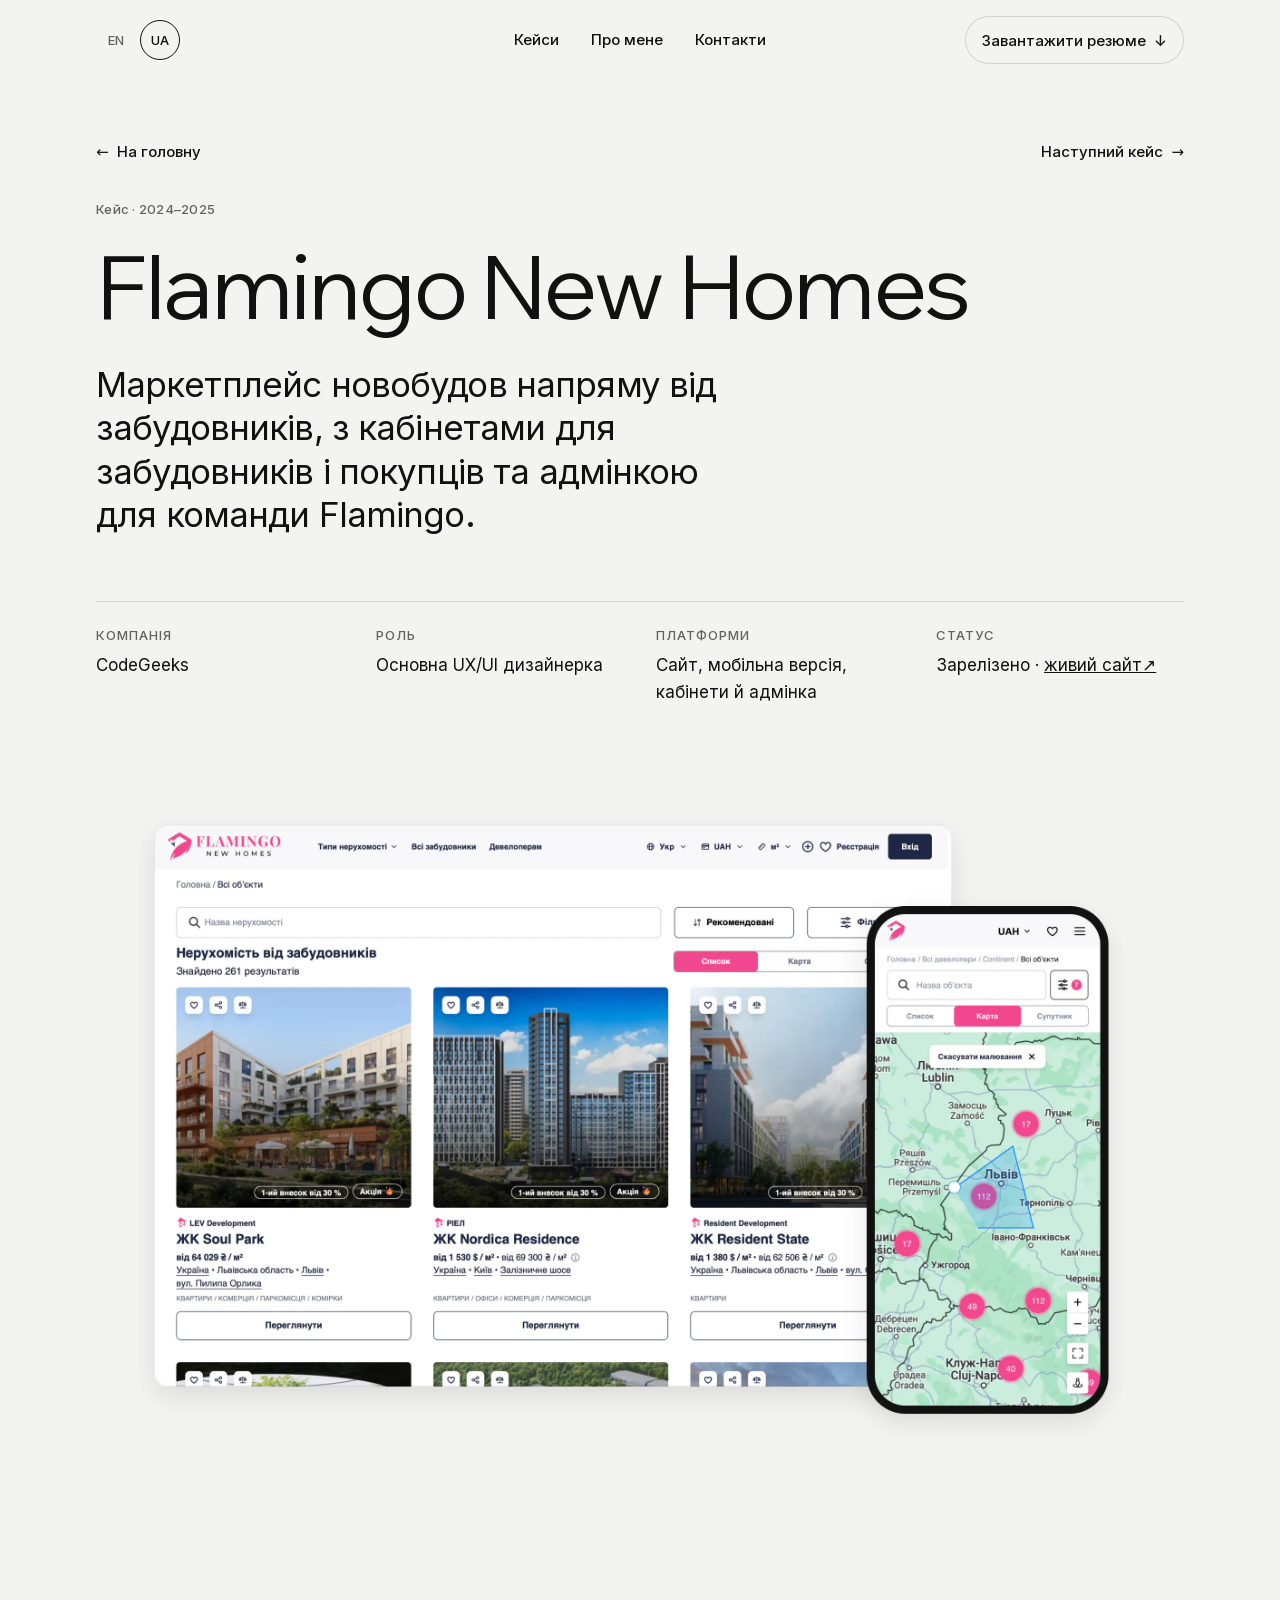
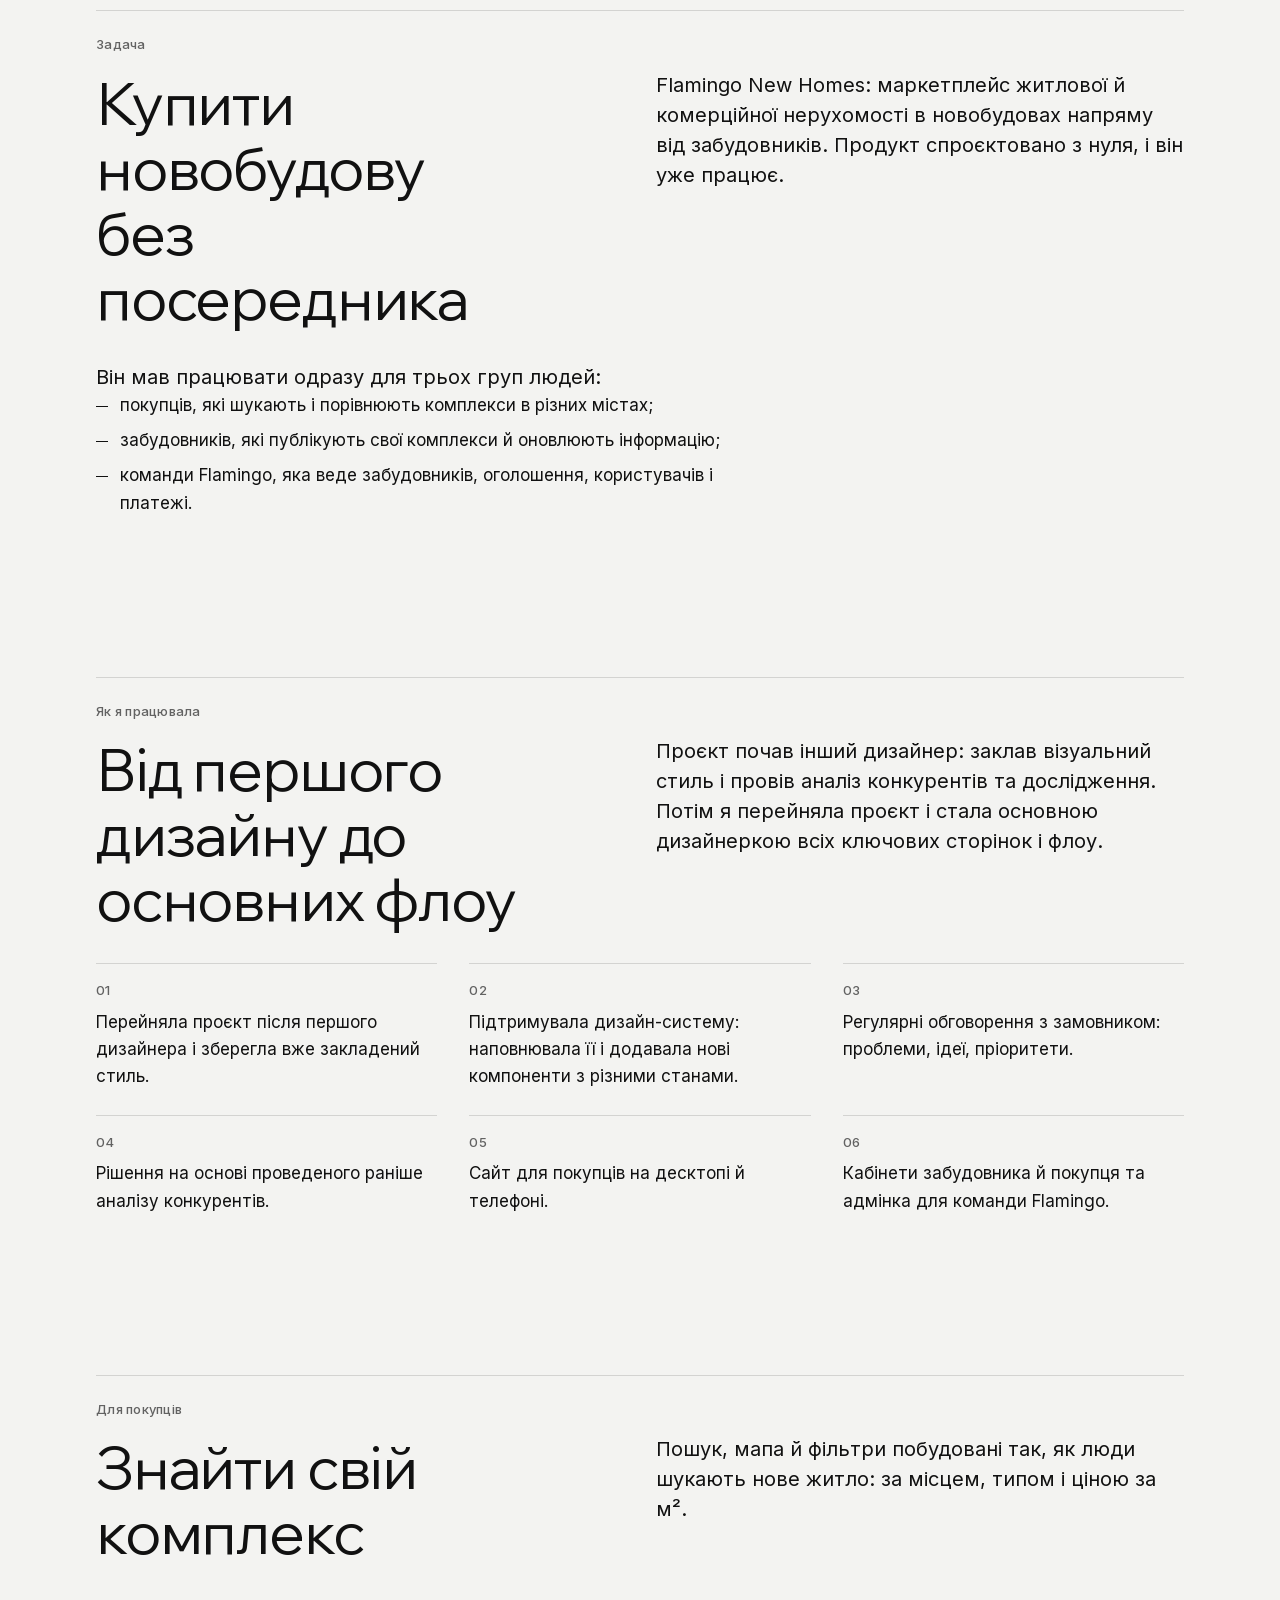
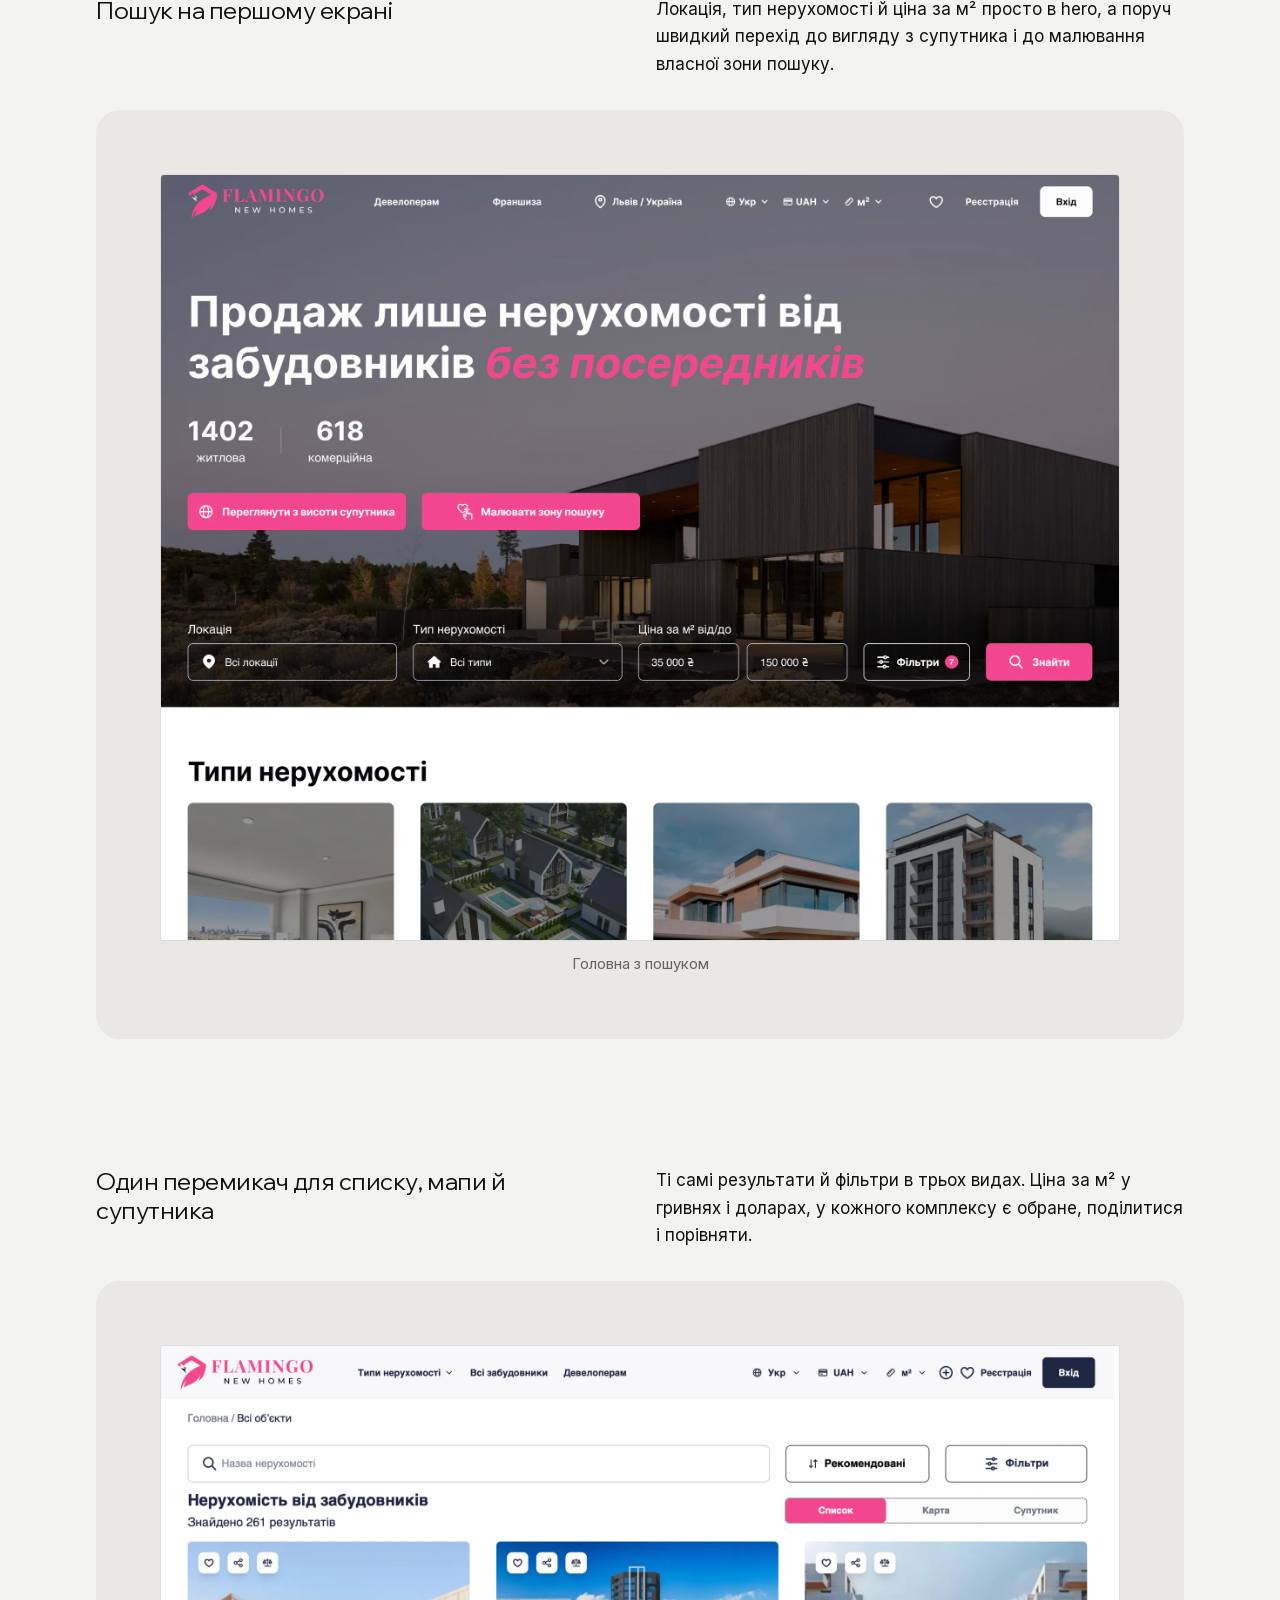
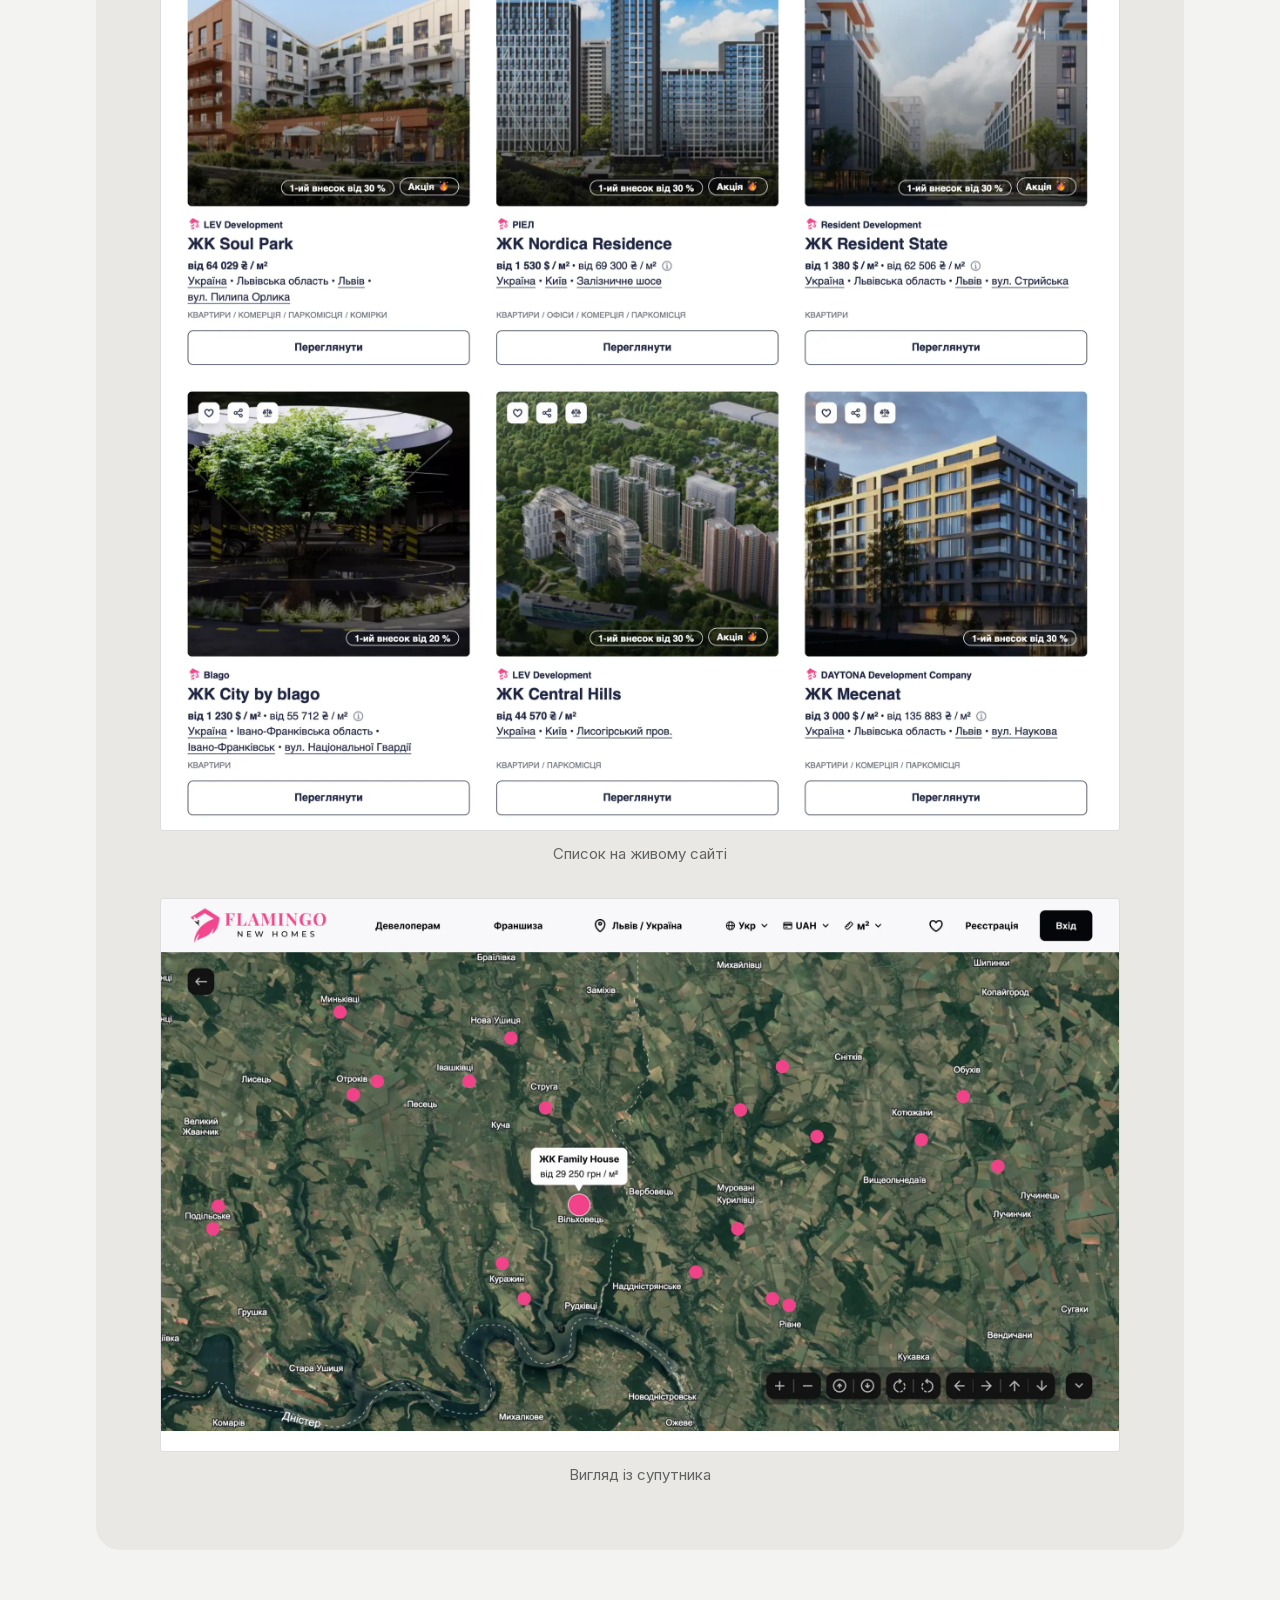
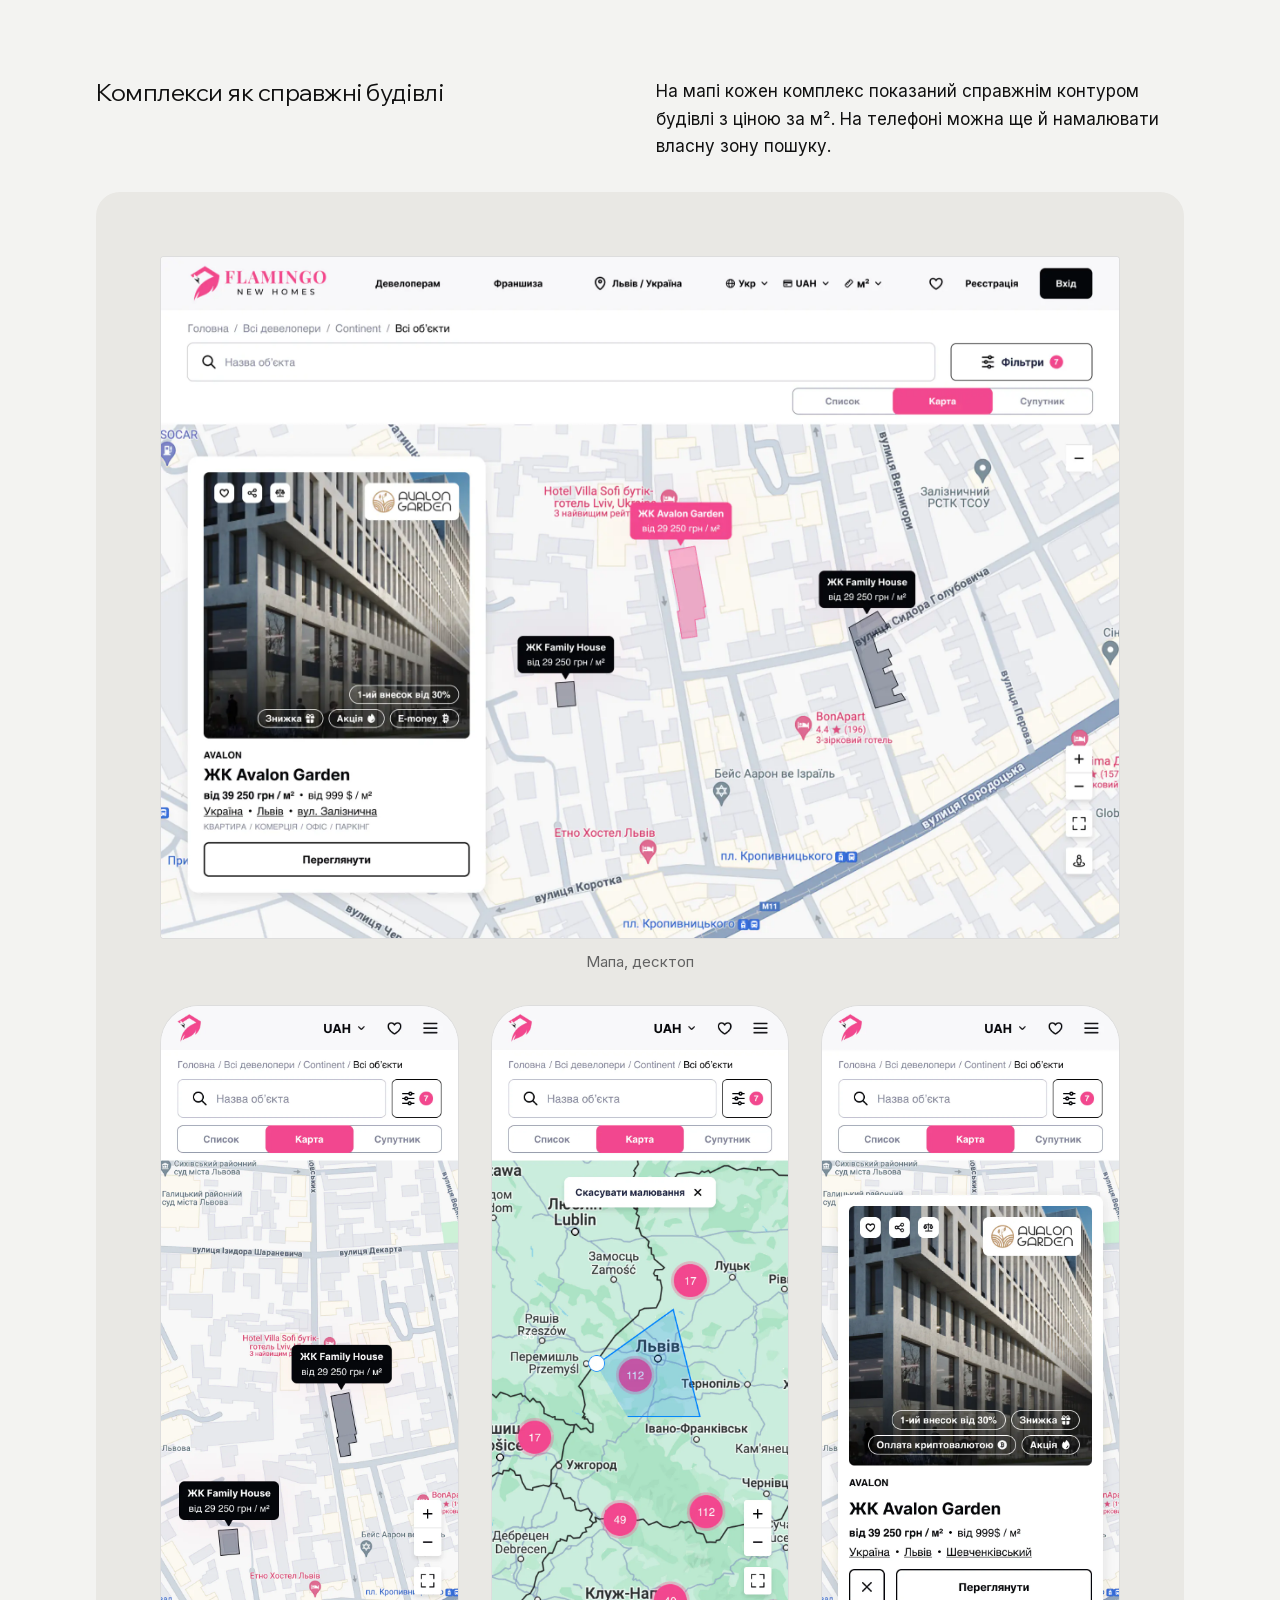
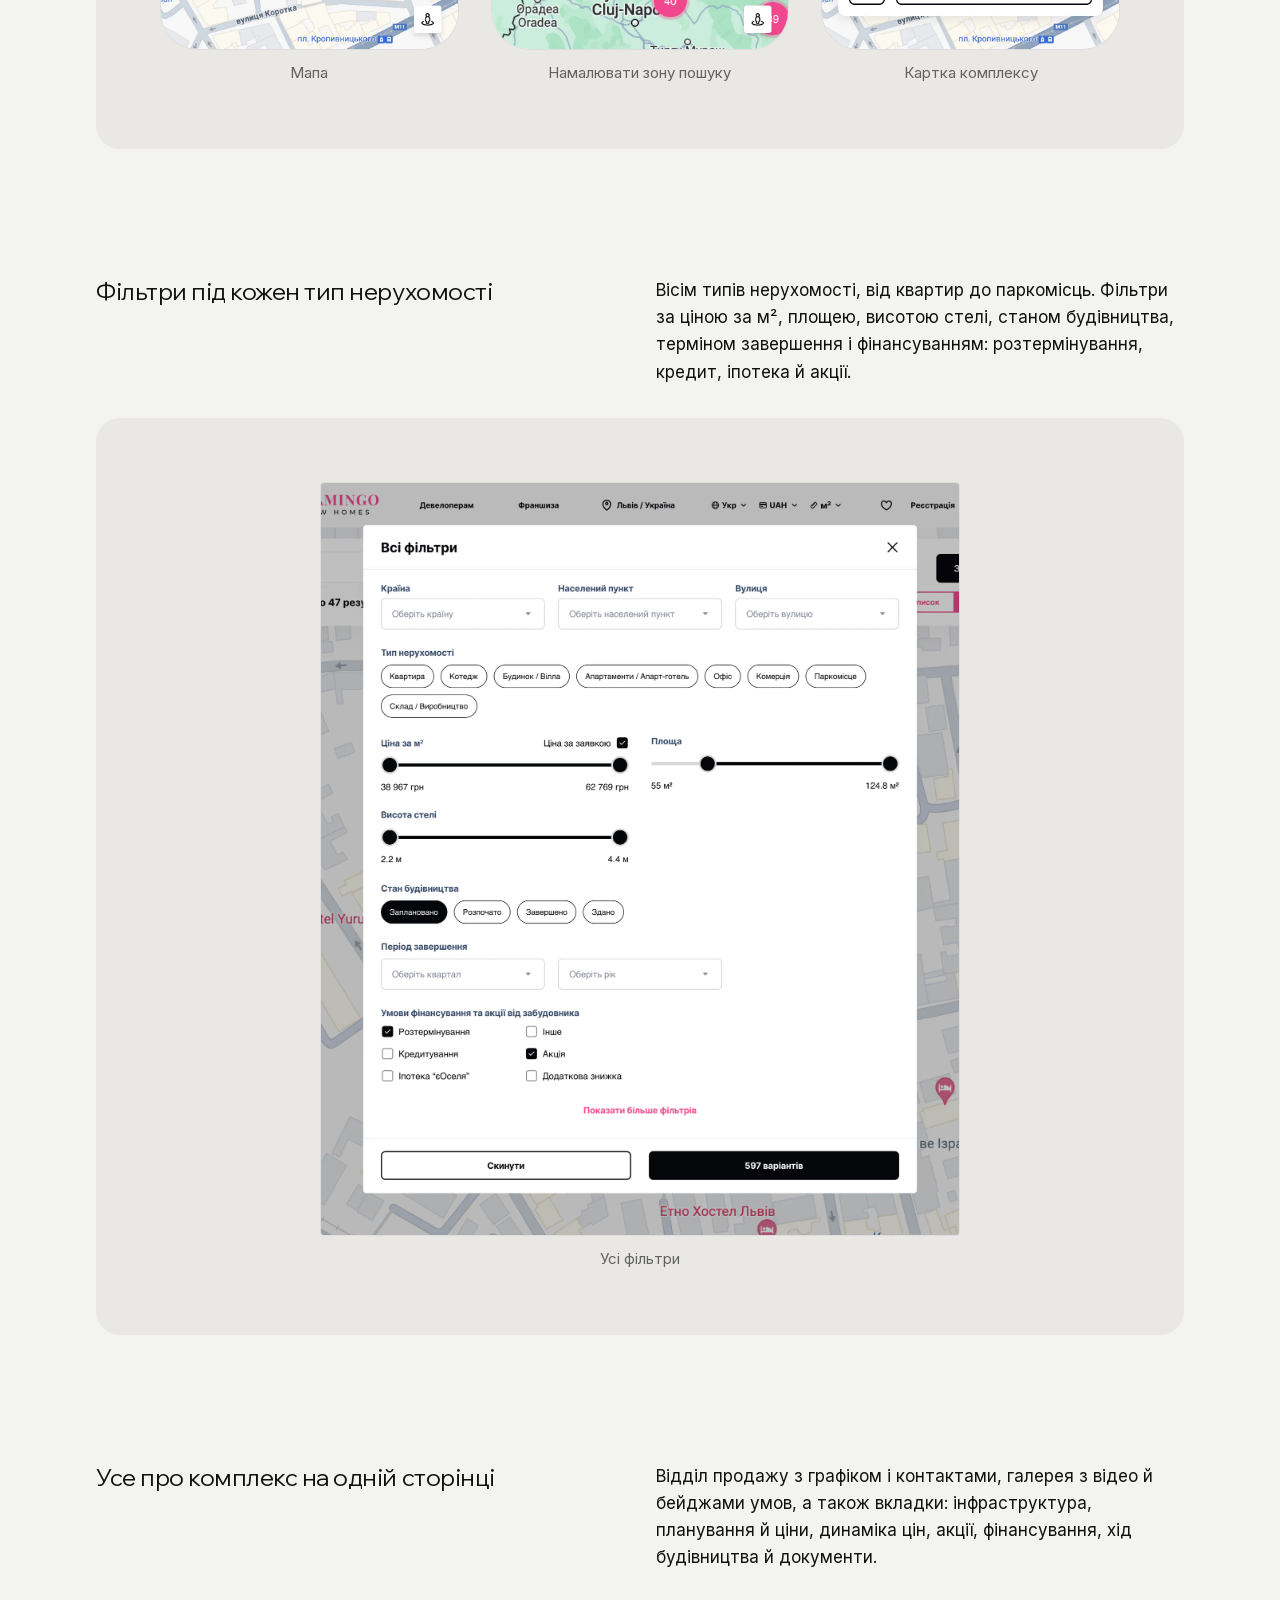
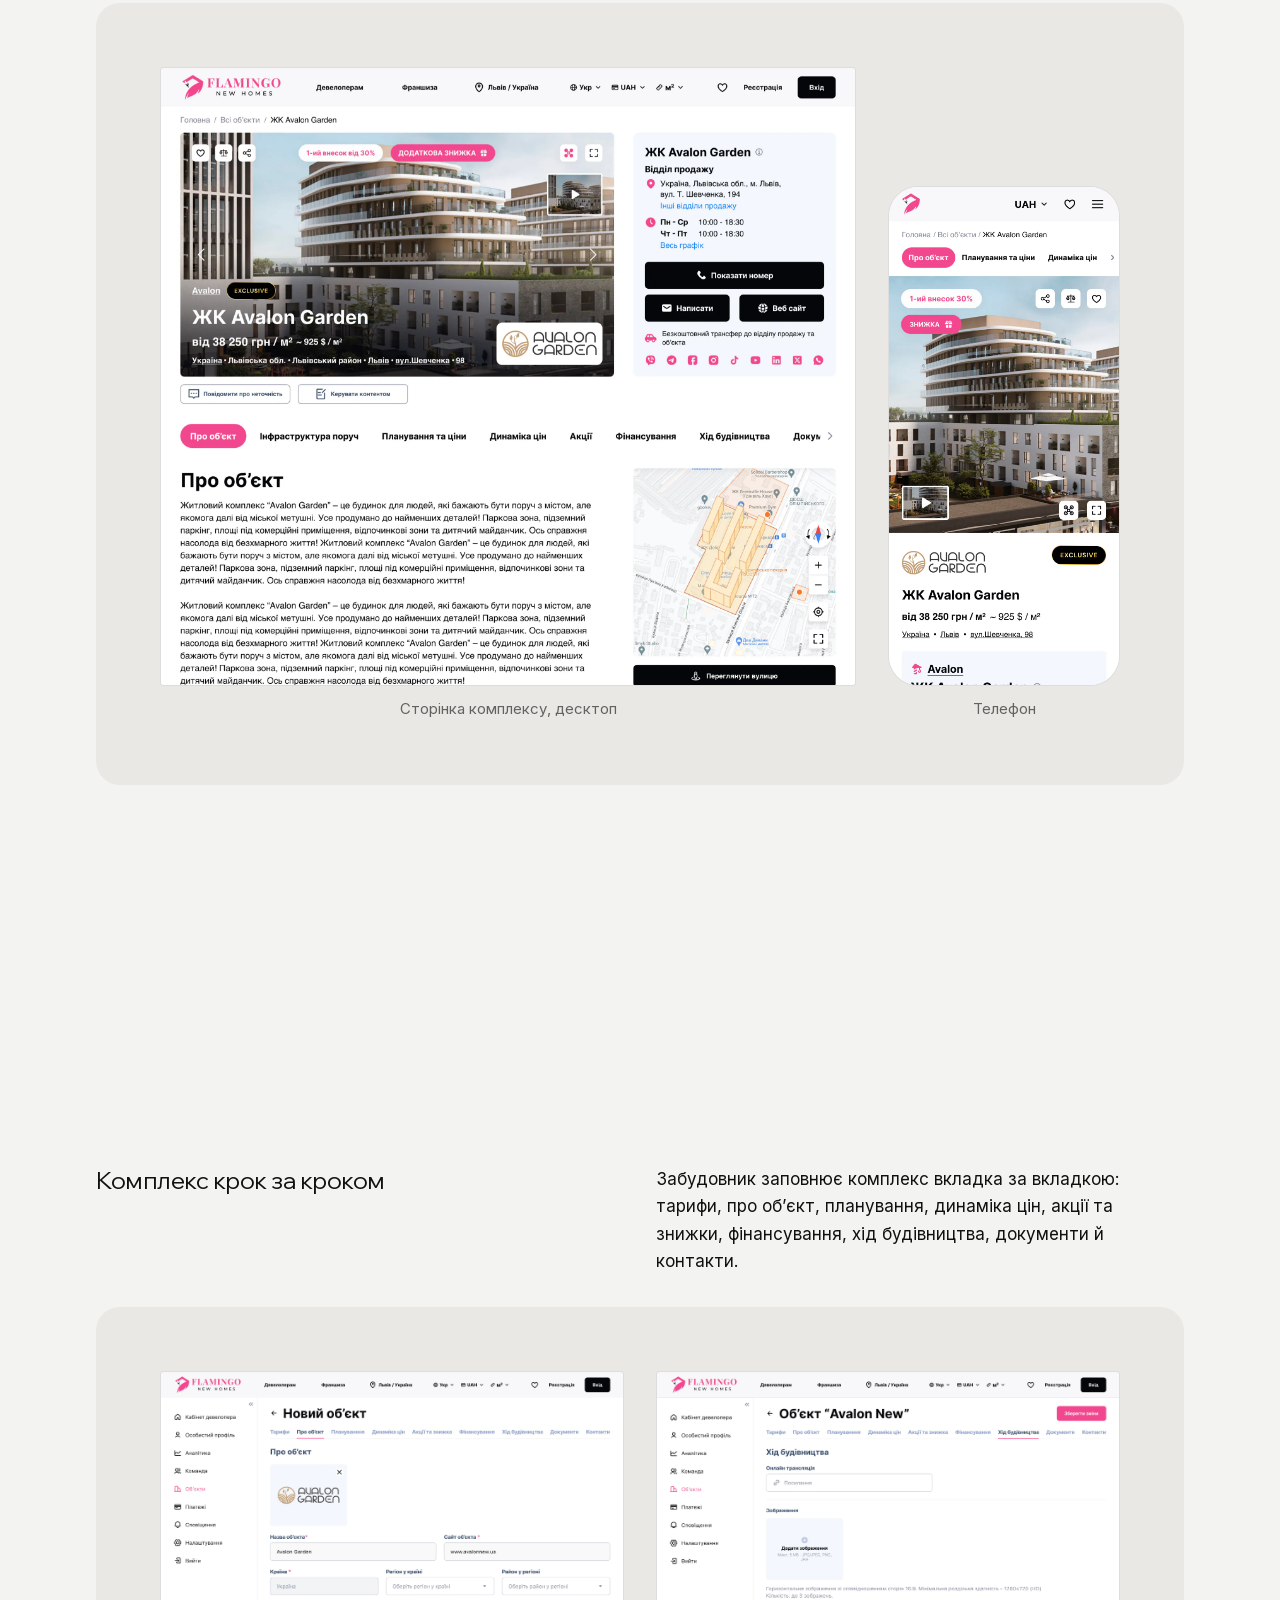
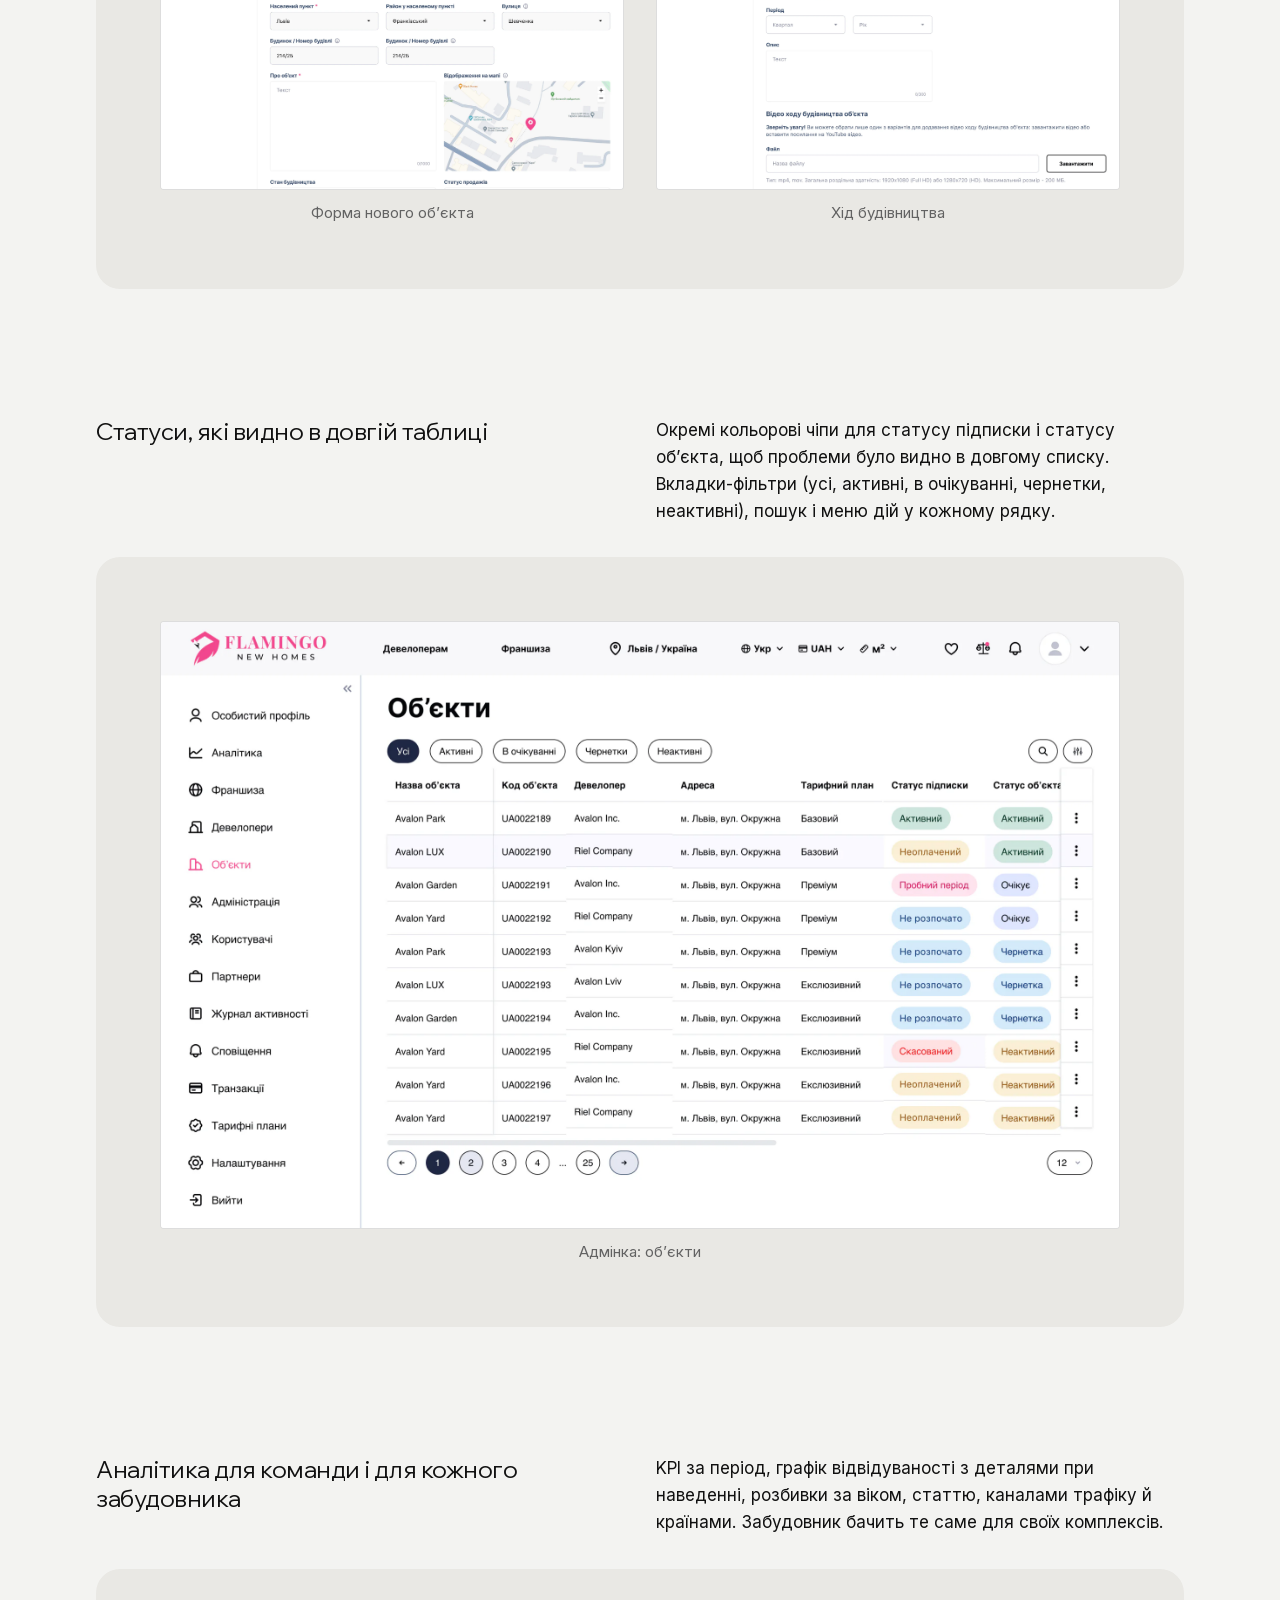
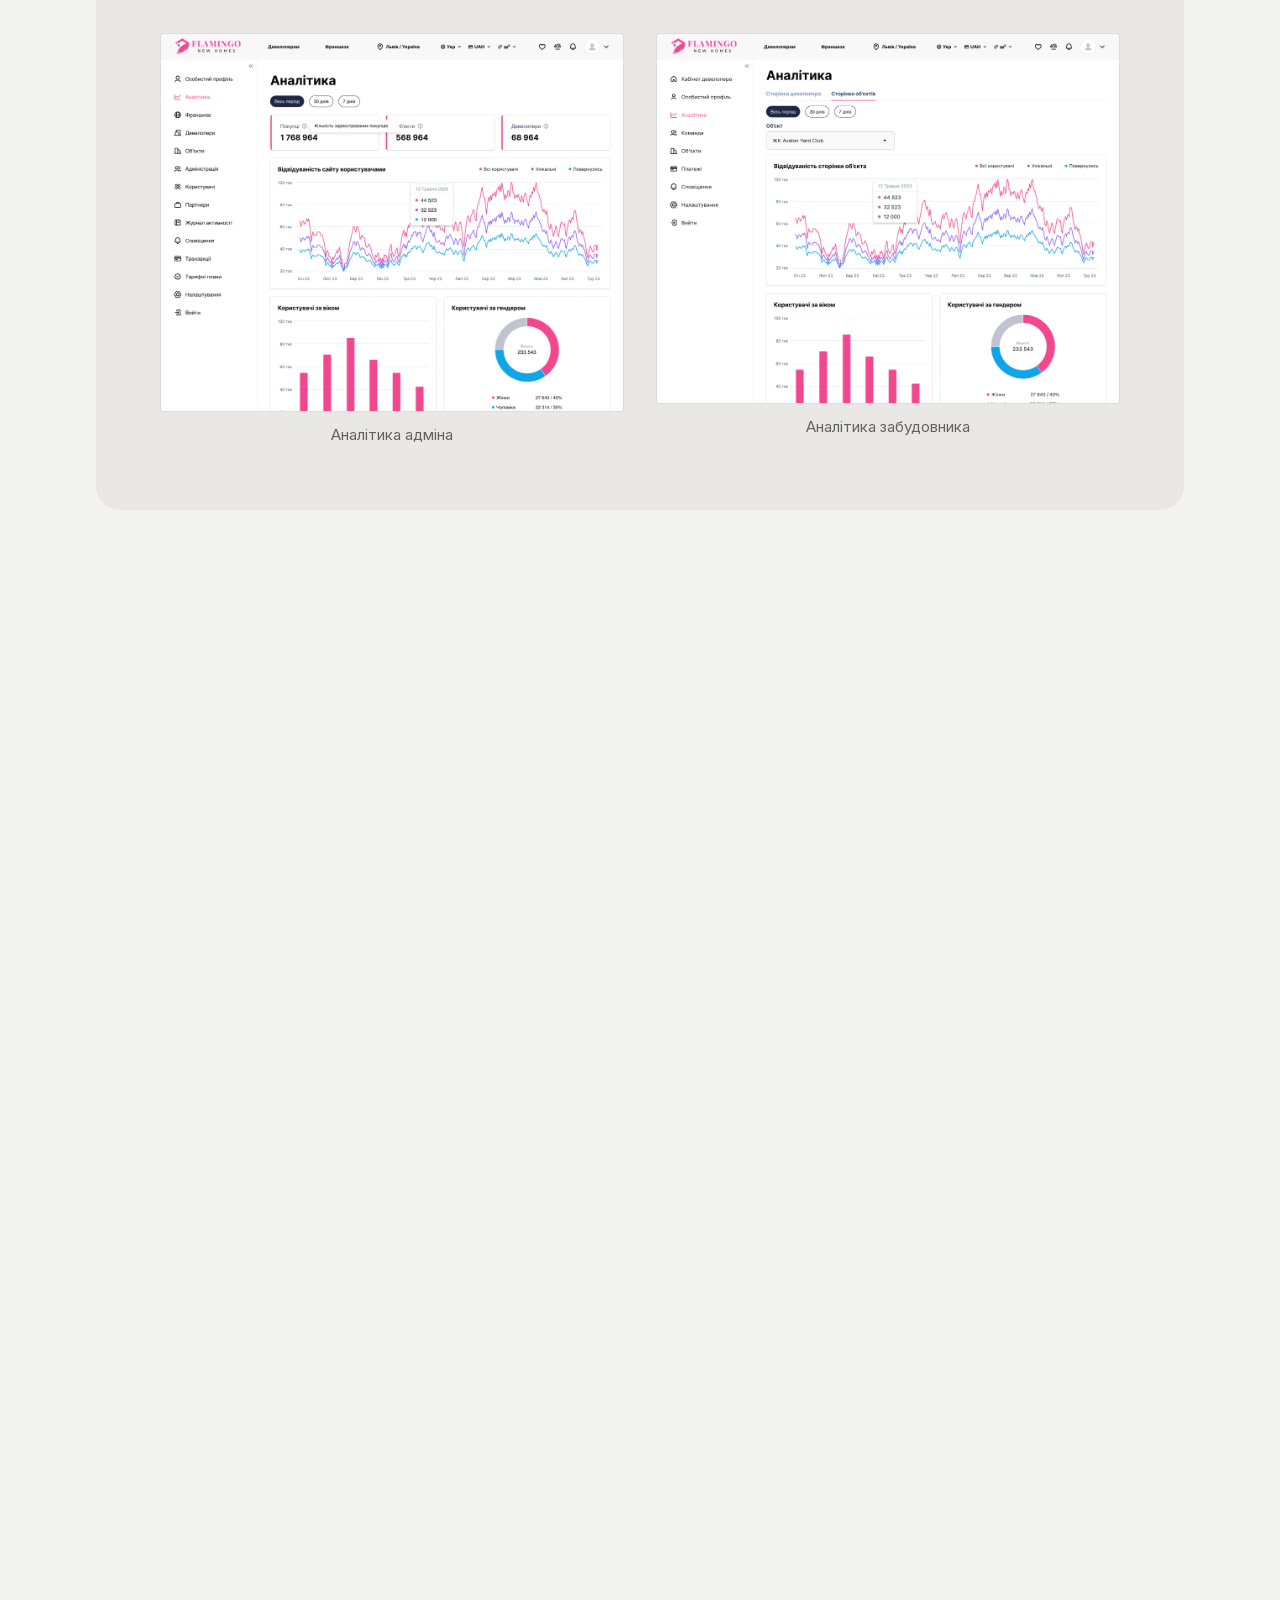
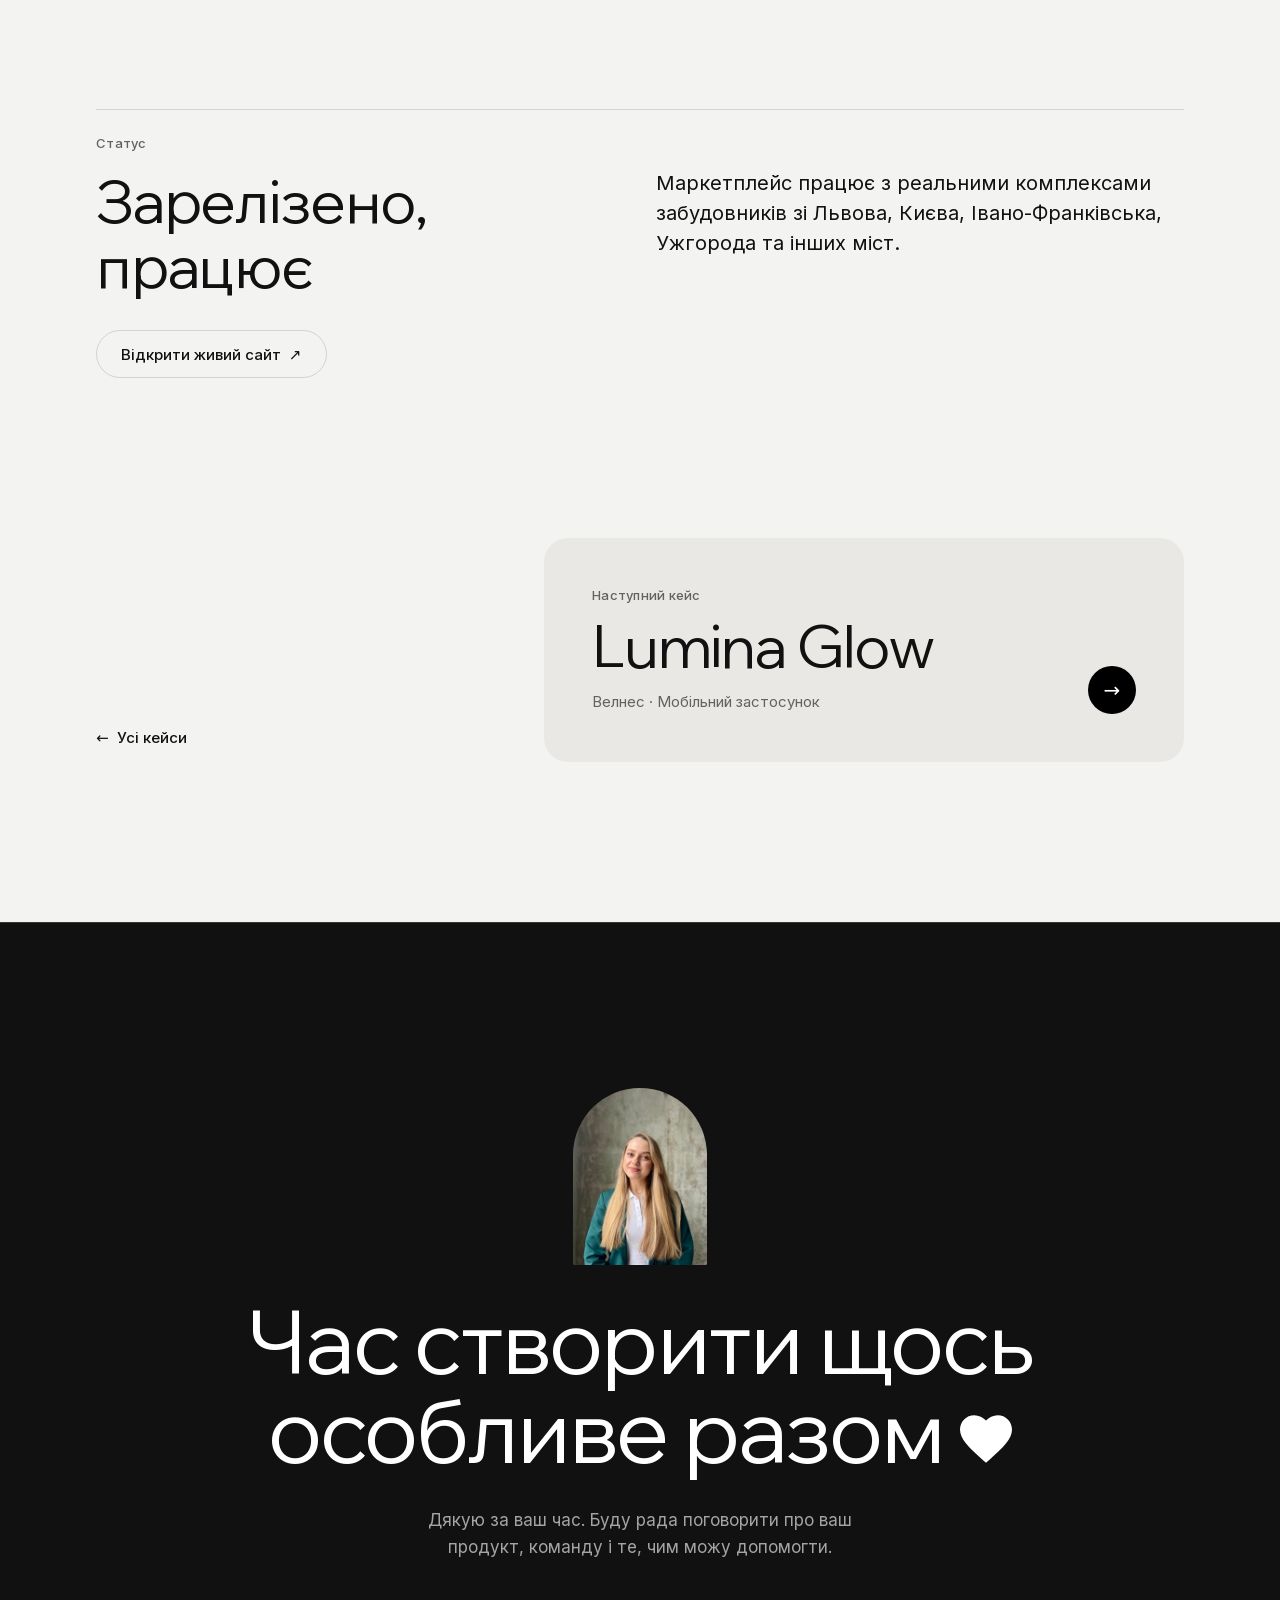
<file: uk/cases/flamingo-new-homes.html>
<!doctype html>
<html lang="uk">
<head>
  <meta charset="utf-8">
  <meta name="viewport" content="width=device-width, initial-scale=1">
  <title>Кейс Flamingo New Homes · Юлія Лабіш</title>
  <meta name="description" content="Як Юлія Лабіш з нуля спроєктувала Flamingo New Homes: маркетплейс новобудов напряму від забудовників з пошуком на мапі, кабінетами забудовника й покупця та адмінкою.">
  <link rel="canonical" href="https://yuliialabish.com/uk/cases/flamingo-new-homes.html">
  <link rel="alternate" hreflang="en" href="https://yuliialabish.com/cases/flamingo-new-homes.html">
  <link rel="alternate" hreflang="uk" href="https://yuliialabish.com/uk/cases/flamingo-new-homes.html">
  <link rel="alternate" hreflang="x-default" href="https://yuliialabish.com/cases/flamingo-new-homes.html">
  <script>
    document.documentElement.classList.add('js');
    // the loading screen plays only on the first visit; later pages and language switches open at once
    try { if (sessionStorage.getItem('yl-instant') || sessionStorage.getItem('yl-loaded')) document.documentElement.classList.add('no-curtain'); } catch (e) {}
    if (window.innerWidth < 768) document.documentElement.classList.add('no-curtain');
    setTimeout(function () {
      var c = document.querySelector('.curtain'); if (c) c.classList.add('is-up');
      document.querySelectorAll('img').forEach(function (i) { if (i.naturalWidth) i.classList.add('is-loaded'); });
    }, 4000);
  </script>
  <link rel="icon" href="../../assets/img/brand/favicon-32.png" sizes="32x32" type="image/png">
  <link rel="apple-touch-icon" href="../../assets/img/brand/apple-touch-icon.png">
  <meta property="og:type" content="article">
  <meta property="og:title" content="Кейс Flamingo New Homes · Юлія Лабіш">
  <meta property="og:description" content="Як Юлія Лабіш з нуля спроєктувала Flamingo New Homes: маркетплейс новобудов напряму від забудовників з пошуком на мапі, кабінетами забудовника й покупця та адмінкою.">
  <meta property="og:url" content="https://yuliialabish.com/uk/cases/flamingo-new-homes.html">
  <meta property="og:image" content="https://yuliialabish.com/assets/img/og/flamingo-new-homes.jpg">
  <meta property="og:image:width" content="1200">
  <meta property="og:image:height" content="630">
  <meta name="twitter:card" content="summary_large_image">
  <!-- fonts are served from this site: no request to Google -->
  <link rel="preload" href="../../assets/fonts/inter-cyrillic.woff2" as="font" type="font/woff2" crossorigin>
  <link rel="stylesheet" href="../../assets/css/fonts.css">
  <link rel="stylesheet" href="../../assets/css/style.css">
</head>
<body>
  <div class="curtain" aria-hidden="true">
    <div class="curtain__inner"><span>Юлія Лабіш</span><span class="curtain__count">0</span></div>
  </div>

  <a class="skip-link" href="#main">Перейти до змісту</a>

  <header class="site-header">
    <div class="container site-header__inner">
      <button class="menu-toggle" type="button" aria-expanded="false" aria-controls="site-nav" data-open="Меню" data-close="Закрити">
        <span class="menu-toggle__dot" aria-hidden="true"></span><span class="menu-toggle__label">Меню</span>
      </button>
      <nav class="nav" id="site-nav" aria-label="Головне меню">
        <div class="lang" aria-label="Мова">
          <a href="../../cases/flamingo-new-homes.html" hreflang="en" lang="en" aria-label="English version">EN</a><span aria-current="true">UA</span>
        </div>
        <ul class="nav__list">
          <li><a href="../index.html#work">Кейси</a></li>
          <li><a href="../index.html#about">Про мене</a></li>
          <li><a href="#contact">Контакти</a></li>
        </ul>
      </nav>
      <a class="btn btn--small header-cv" href="../../assets/files/yuliia-labish-cv-ua.pdf" download aria-label="Завантажити резюме (PDF)"><span class="header-cv__full">Завантажити резюме</span><span class="header-cv__short" aria-hidden="true">CV</span><span class="header-cv__arrow" aria-hidden="true">↓</span></a>
    </div>
  </header>

  <main id="main">
    <section class="case-hero" aria-labelledby="case-title">
      <div class="container">
        <div class="case-top">
          <a class="case-back" href="../index.html"><span aria-hidden="true">←</span>На головну</a>
          <a class="case-back case-back--next" href="lumina-glow.html" aria-label="Наступний кейс: Lumina Glow">Наступний кейс<span aria-hidden="true">→</span></a>
        </div>
        <p class="label">Кейс · 2024–2025</p>
        <h1 class="case-hero__title" id="case-title">Flamingo New Homes</h1>
        <p class="case-hero__lead">Маркетплейс новобудов напряму від забудовників, з кабінетами для забудовників і покупців та адмінкою для команди Flamingo.</p>
        <dl class="case-facts">
          <div><dt>Компанія</dt><dd>CodeGeeks</dd></div>
          <div><dt>Роль</dt><dd>Основна UX/UI дизайнерка</dd></div>
          <div><dt>Платформи</dt><dd>Сайт, мобільна версія, кабінети й адмінка</dd></div>
          <div><dt>Статус</dt><dd>Зарелізено · <a href="https://www.flamingonewhomes.com/" target="_blank" rel="noopener">живий сайт<span aria-hidden="true">↗</span></a></dd></div>
        </dl>
        <div class="case-cover"><picture><source media="(max-width: 767px)" srcset="../../assets/img/cases/flamingo-new-homes-m.webp 1200w, ../../assets/img/cases/flamingo-new-homes-m-2x.webp 2400w" sizes="100vw" width="1200" height="1000"><img src="../../assets/img/cases/flamingo-new-homes.webp" srcset="../../assets/img/cases/flamingo-new-homes.webp 1200w, ../../assets/img/cases/flamingo-new-homes-2x.webp 2400w" sizes="100vw" width="1200" height="750" alt="Flamingo New Homes на десктопі й телефоні: каталог на живому сайті з ЖК Soul Park, Nordica Residence і Resident State та мапа на телефоні з намальованою зоною пошуку навколо Львова." fetchpriority="high"></picture></div>
      </div>
    </section>

    <section class="case-sec" aria-labelledby="task-title">
      <div class="container">
      <div class="case-sec__head reveal-up">
        <p class="label">Задача</p>
        <h2 class="case-sec__title" id="task-title">Купити новобудову без посередника</h2>
        <p class="case-sec__intro case-text">Flamingo New Homes: маркетплейс житлової й комерційної нерухомості в новобудовах напряму від забудовників. Продукт спроєктовано з нуля, і він уже працює.</p>
      </div>
        <div class="case-sec__body reveal-up">
          <p class="case-text">Він мав працювати одразу для трьох груп людей:</p>
          <ul class="case-points">
            <li>покупців, які шукають і порівнюють комплекси в різних містах;</li>
            <li>забудовників, які публікують свої комплекси й оновлюють інформацію;</li>
            <li>команди Flamingo, яка веде забудовників, оголошення, користувачів і платежі.</li>
          </ul>
        </div>
      </div>
    </section>

    <section class="case-sec" aria-labelledby="how-title">
      <div class="container">
      <div class="case-sec__head reveal-up">
        <p class="label">Як я працювала</p>
        <h2 class="case-sec__title" id="how-title">Від першого дизайну до основних флоу</h2>
        <p class="case-sec__intro case-text">Проєкт почав інший дизайнер: заклав візуальний стиль і провів аналіз конкурентів та дослідження. Потім я перейняла проєкт і стала основною дизайнеркою всіх ключових сторінок і флоу.</p>
      </div>
        <ol class="case-steps case-sec__body reveal-up">
          <li>Перейняла проєкт після першого дизайнера і зберегла вже закладений стиль.</li>
          <li>Підтримувала дизайн-систему: наповнювала її і додавала нові компоненти з різними станами.</li>
          <li>Регулярні обговорення з замовником: проблеми, ідеї, пріоритети.</li>
          <li>Рішення на основі проведеного раніше аналізу конкурентів.</li>
          <li>Сайт для покупців на десктопі й телефоні.</li>
          <li>Кабінети забудовника й покупця та адмінка для команди Flamingo.</li>
        </ol>
      </div>
    </section>

    <section class="case-sec" aria-labelledby="buy-title">
      <div class="container">
      <div class="case-sec__head reveal-up">
        <p class="label">Для покупців</p>
        <h2 class="case-sec__title" id="buy-title">Знайти свій комплекс</h2>
        <p class="case-sec__intro case-text">Пошук, мапа й фільтри побудовані так, як люди шукають нове житло: за місцем, типом і ціною за м².</p>
      </div>
        <div class="case-sec__body">
        <article class="decision reveal-up">
          <h3 class="decision__title">Пошук на першому екрані</h3>
          <div class="decision__body">
            <p>Локація, тип нерухомості й ціна за м² просто в hero, а поруч швидкий перехід до вигляду з супутника і до малювання власної зони пошуку.</p>
          </div>
          <div class="shots">
            <figure class="shot"><img src="../../assets/img/cases/flamingo/hero.webp" width="1100" height="879" alt="Головна Flamingo: заголовок «Продаж лише нерухомості від забудовників без посередників», лічильники і пошук за локацією, типом нерухомості та ціною за м²." loading="lazy"><figcaption>Головна з пошуком</figcaption></figure>
          </div>
        </article>

        <article class="decision reveal-up">
          <h3 class="decision__title">Один перемикач для списку, мапи й супутника</h3>
          <div class="decision__body">
            <p>Ті самі результати й фільтри в трьох видах. Ціна за м² у гривнях і доларах, у кожного комплексу є обране, поділитися і порівняти.</p>
          </div>
          <div class="shots">
            <figure class="shot"><img src="../../assets/img/cases/flamingo/list.webp" width="1100" height="1245" alt="Каталог Flamingo на живому сайті у вигляді списку: ЖК Soul Park, Nordica Residence, Resident State, City by blago, Central Hills і Mecenat з цінами за м², бейджами умов і адресами." loading="lazy"><figcaption>Список на живому сайті</figcaption></figure>
            <figure class="shot"><img src="../../assets/img/cases/flamingo/satellite.webp" width="1100" height="634" alt="Вигляд із супутника з позначками комплексів на мапі." loading="lazy"><figcaption>Вигляд із супутника</figcaption></figure>
          </div>
        </article>

        <article class="decision reveal-up">
          <h3 class="decision__title">Комплекси як справжні будівлі</h3>
          <div class="decision__body">
            <p>На мапі кожен комплекс показаний справжнім контуром будівлі з ціною за м². На телефоні можна ще й намалювати власну зону пошуку.</p>
          </div>
          <div class="shots shots--desk-phones">
            <figure class="shot"><img src="../../assets/img/cases/flamingo/map.webp" width="1100" height="782" alt="Мапа на десктопі: комплекси у вигляді контурів будівель з цінами за м² і картка комплексу зліва." loading="lazy"><figcaption>Мапа, десктоп</figcaption></figure>
            <div class="shots__phones">
              <figure class="shot shot--phone"><img src="../../assets/img/cases/flamingo/map-m.webp" width="430" height="932" alt="Мапа на телефоні з контурами будівель і цінами." loading="lazy"><figcaption>Мапа</figcaption></figure>
              <figure class="shot shot--phone"><img src="../../assets/img/cases/flamingo/draw-m.webp" width="430" height="932" alt="Малювання власної зони пошуку на мапі на телефоні." loading="lazy"><figcaption>Намалювати зону пошуку</figcaption></figure>
              <figure class="shot shot--phone"><img src="../../assets/img/cases/flamingo/card-m.webp" width="430" height="932" alt="Картка комплексу поверх мапи на телефоні з бейджами умов і кнопкою «Переглянути»." loading="lazy"><figcaption>Картка комплексу</figcaption></figure>
            </div>
          </div>
        </article>

        <article class="decision reveal-up">
          <h3 class="decision__title">Фільтри під кожен тип нерухомості</h3>
          <div class="decision__body">
            <p>Вісім типів нерухомості, від квартир до паркомісць. Фільтри за ціною за м², площею, висотою стелі, станом будівництва, терміном завершення і фінансуванням: розтермінування, кредит, іпотека й акції.</p>
          </div>
          <div class="shots">
            <figure class="shot shot--narrow"><img src="../../assets/img/cases/flamingo/filters.webp" width="800" height="944" alt="Панель усіх фільтрів: локація, типи нерухомості, повзунки ціни за м² і площі, висота стелі, стан будівництва, період завершення та умови фінансування." loading="lazy"><figcaption>Усі фільтри</figcaption></figure>
          </div>
        </article>

        <article class="decision reveal-up">
          <h3 class="decision__title">Усе про комплекс на одній сторінці</h3>
          <div class="decision__body">
            <p>Відділ продажу з графіком і контактами, галерея з відео й бейджами умов, а також вкладки: інфраструктура, планування й ціни, динаміка цін, акції, фінансування, хід будівництва й документи.</p>
          </div>
          <div class="shots shots--desk-phone">
            <figure class="shot"><img src="../../assets/img/cases/flamingo/object.webp" width="1100" height="978" alt="Сторінка комплексу на десктопі: галерея, ціна за м², контакти відділу продажу і вкладки з інформацією про комплекс." loading="lazy"><figcaption>Сторінка комплексу, десктоп</figcaption></figure>
            <figure class="shot shot--phone"><img src="../../assets/img/cases/flamingo/object-m.webp" width="430" height="932" alt="Сторінка комплексу на телефоні: вкладки, галерея з бейджами і ціна за м²." loading="lazy"><figcaption>Телефон</figcaption></figure>
          </div>
        </article>
        </div>
      </div>
    </section>

    <section class="case-sec" aria-labelledby="dev-title">
      <div class="container">
      <div class="case-sec__head reveal-up">
        <p class="label">Для забудовників і команди Flamingo</p>
        <h2 class="case-sec__title" id="dev-title">Як працює маркетплейс</h2>
        <p class="case-sec__intro case-text">За сайтом стоять кабінет, де забудовники публікують і ведуть свої комплекси, та адмінка для команди Flamingo.</p>
      </div>
        <div class="case-sec__body">
        <article class="decision reveal-up">
          <h3 class="decision__title">Комплекс крок за кроком</h3>
          <div class="decision__body">
            <p>Забудовник заповнює комплекс вкладка за вкладкою: тарифи, про об’єкт, планування, динаміка цін, акції та знижки, фінансування, хід будівництва, документи й контакти.</p>
          </div>
          <div class="shots shots--two">
            <figure class="shot"><img src="../../assets/img/cases/flamingo/add-object.webp" width="1100" height="993" alt="Кабінет забудовника: форма «Новий об’єкт» з вкладками, логотипом, полями адреси і мапою." loading="lazy"><figcaption>Форма нового об’єкта</figcaption></figure>
            <figure class="shot"><img src="../../assets/img/cases/flamingo/progress.webp" width="1100" height="993" alt="Кабінет забудовника: вкладка «Хід будівництва» з онлайн-трансляцією, фото, періодом і відео." loading="lazy"><figcaption>Хід будівництва</figcaption></figure>
          </div>
        </article>

        <article class="decision reveal-up">
          <h3 class="decision__title">Статуси, які видно в довгій таблиці</h3>
          <div class="decision__body">
            <p>Окремі кольорові чіпи для статусу підписки і статусу об’єкта, щоб проблеми було видно в довгому списку. Вкладки-фільтри (усі, активні, в очікуванні, чернетки, неактивні), пошук і меню дій у кожному рядку.</p>
          </div>
          <div class="shots">
            <figure class="shot"><img src="../../assets/img/cases/flamingo/admin-objects.webp" width="1100" height="695" alt="Адмінка: таблиця об’єктів з вкладками-фільтрами і кольоровими чіпами статусу підписки та об’єкта." loading="lazy"><figcaption>Адмінка: об’єкти</figcaption></figure>
          </div>
        </article>

        <article class="decision reveal-up">
          <h3 class="decision__title">Аналітика для команди і для кожного забудовника</h3>
          <div class="decision__body">
            <p>KPI за період, графік відвідуваності з деталями при наведенні, розбивки за віком, статтю, каналами трафіку й країнами. Забудовник бачить те саме для своїх комплексів.</p>
          </div>
          <div class="shots shots--two">
            <figure class="shot"><img src="../../assets/img/cases/flamingo/admin-analytics.webp" width="1100" height="898" alt="Аналітика адміна: лічильники покупців, об’єктів і девелоперів, графік відвідуваності з підказкою, графіки за віком і статтю." loading="lazy"><figcaption>Аналітика адміна</figcaption></figure>
            <figure class="shot"><img src="../../assets/img/cases/flamingo/dev-analytics.webp" width="1100" height="879" alt="Аналітика забудовника для одного комплексу: графік відвідуваності сторінки, графіки за віком і статтю." loading="lazy"><figcaption>Аналітика забудовника</figcaption></figure>
          </div>
        </article>

        <article class="decision reveal-up">
          <h3 class="decision__title">Платежі й тарифи</h3>
          <div class="decision__body">
            <p>Історія платежів з фільтрами «оплачені» й «неоплачені» і зрозумілими статусами, а також крайові випадки: зміна способу оплати, прикріплення документа, повторна відправка рахунку і скасування платежу.</p>
          </div>
          <div class="shots">
            <figure class="shot"><img src="../../assets/img/cases/flamingo/payments.webp" width="1100" height="695" alt="Кабінет забудовника: таблиця історії платежів з тарифом, операцією, сумою, датою і статусом." loading="lazy"><figcaption>Історія платежів</figcaption></figure>
          </div>
        </article>
        </div>
      </div>
    </section>

    <section class="case-sec" aria-labelledby="status-title">
      <div class="container">
      <div class="case-sec__head reveal-up">
        <p class="label">Статус</p>
        <h2 class="case-sec__title" id="status-title">Зарелізено, працює</h2>
        <p class="case-sec__intro case-text">Маркетплейс працює з реальними комплексами забудовників зі Львова, Києва, Івано-Франківська, Ужгорода та інших міст.</p>
      </div>
        <div class="case-sec__body reveal-up">
          <a class="btn" href="https://www.flamingonewhomes.com/" target="_blank" rel="noopener">Відкрити живий сайт<span aria-hidden="true">↗</span></a>
        </div>
      </div>
    </section>

    <nav class="case-next" aria-label="Усі кейси">
      <div class="container case-end">
        <a class="next-card" href="lumina-glow.html">
          <span class="label next-card__label">Наступний кейс</span>
          <span class="next-card__name">Lumina Glow</span>
          <span class="next-card__type">Велнес · Мобільний застосунок</span>
          <span class="next-card__arrow" aria-hidden="true">→</span>
        </a>
        <a class="case-back case-end__all" href="../index.html#work"><span aria-hidden="true">←</span>Усі кейси</a>
      </div>
    </nav>
  </main>

  <footer class="site-footer" id="contact">
    <div class="container">
      <div class="footer__head">
        <img class="footer__avatar" src="../../assets/img/photo/yuliia-labish-avatar.jpg" width="144" height="192" alt="" loading="lazy">
        <h2 class="footer__title">Час створити щось особливе <span class="nowrap">разом <span class="footer__heart" aria-hidden="true"></span></span></h2>
      </div>
      <p class="footer__note">Дякую за ваш час. Буду рада поговорити про ваш продукт, команду і те, чим можу допомогти.</p>
      <ul class="contacts">
        <li><a class="btn btn--dark" href="mailto:yuliia.labish@gmail.com">yuliia.labish@gmail.com</a></li>
        <li><a class="btn btn--dark" href="https://t.me/yulia_labish" target="_blank" rel="noopener">Telegram<span aria-hidden="true">↗</span></a></li>
        <li><a class="btn btn--dark" href="https://www.linkedin.com/in/yuliia-labish" target="_blank" rel="noopener">LinkedIn<span aria-hidden="true">↗</span></a></li>
        <li><a class="btn btn--dark" href="../../assets/files/yuliia-labish-cv-ua.pdf" download>Завантажити резюме<span aria-hidden="true">↓</span></a></li>
      </ul>
    </div>
  </footer>

  <a class="float-cta float-cta--with-top" href="#contact">Написати мені</a>
  <button class="to-top" type="button" aria-label="Вгору"><span aria-hidden="true">↑</span></button>
  <div class="cursor" aria-hidden="true">Відкрити</div>

  <script src="../../assets/js/main.js" defer></script>
</body>
</html>
</file>
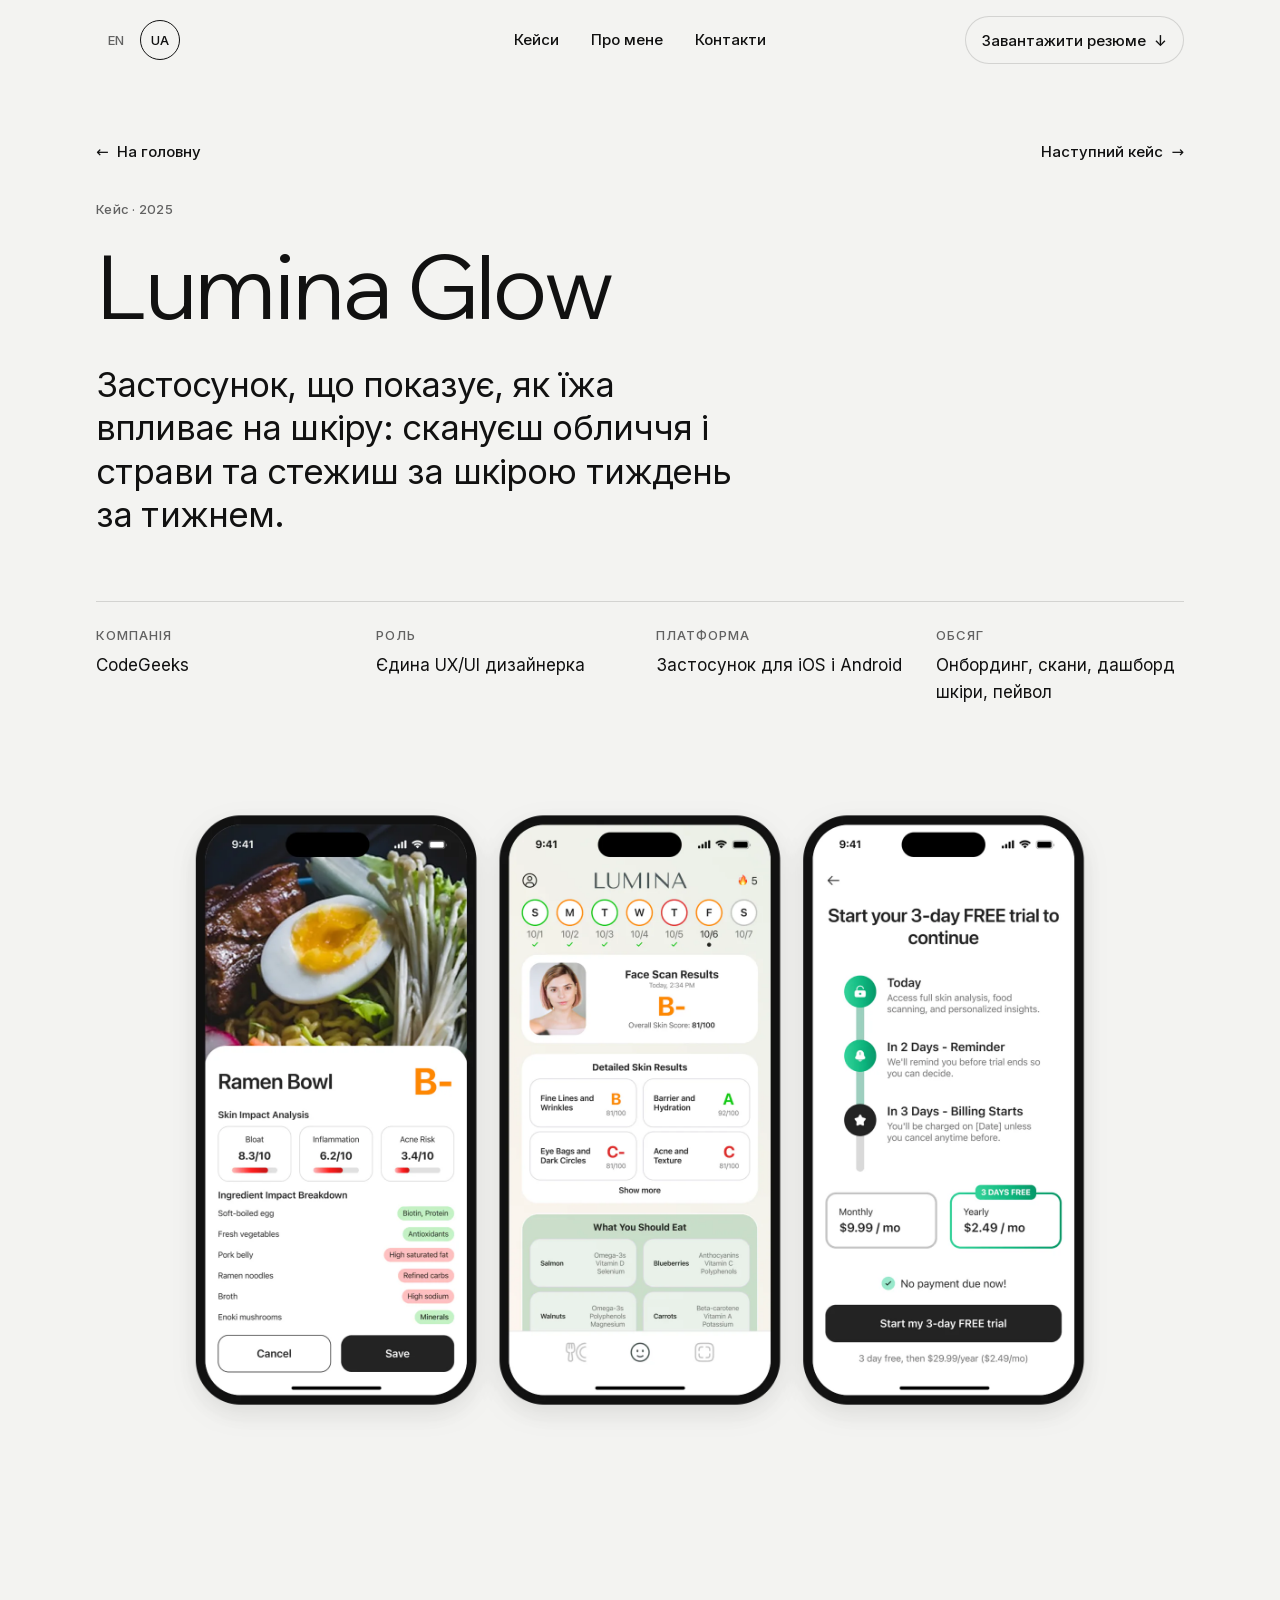
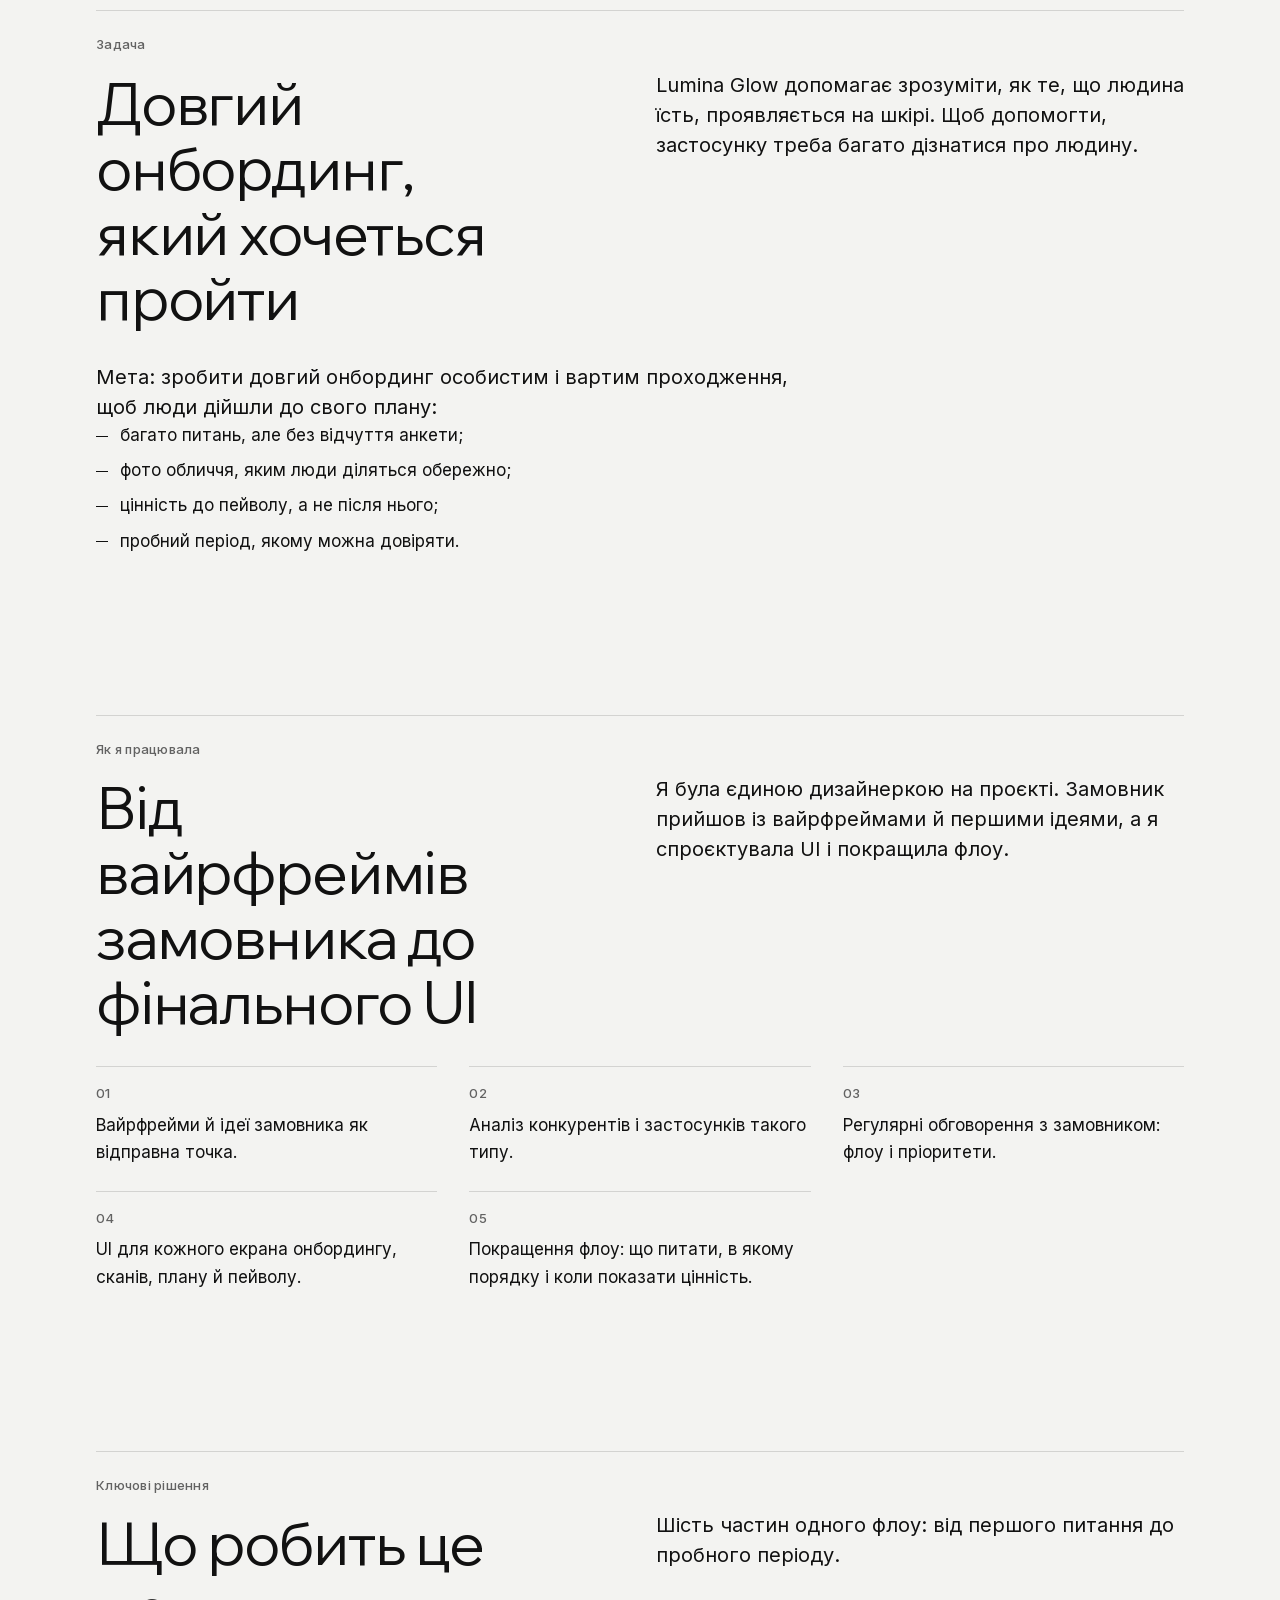
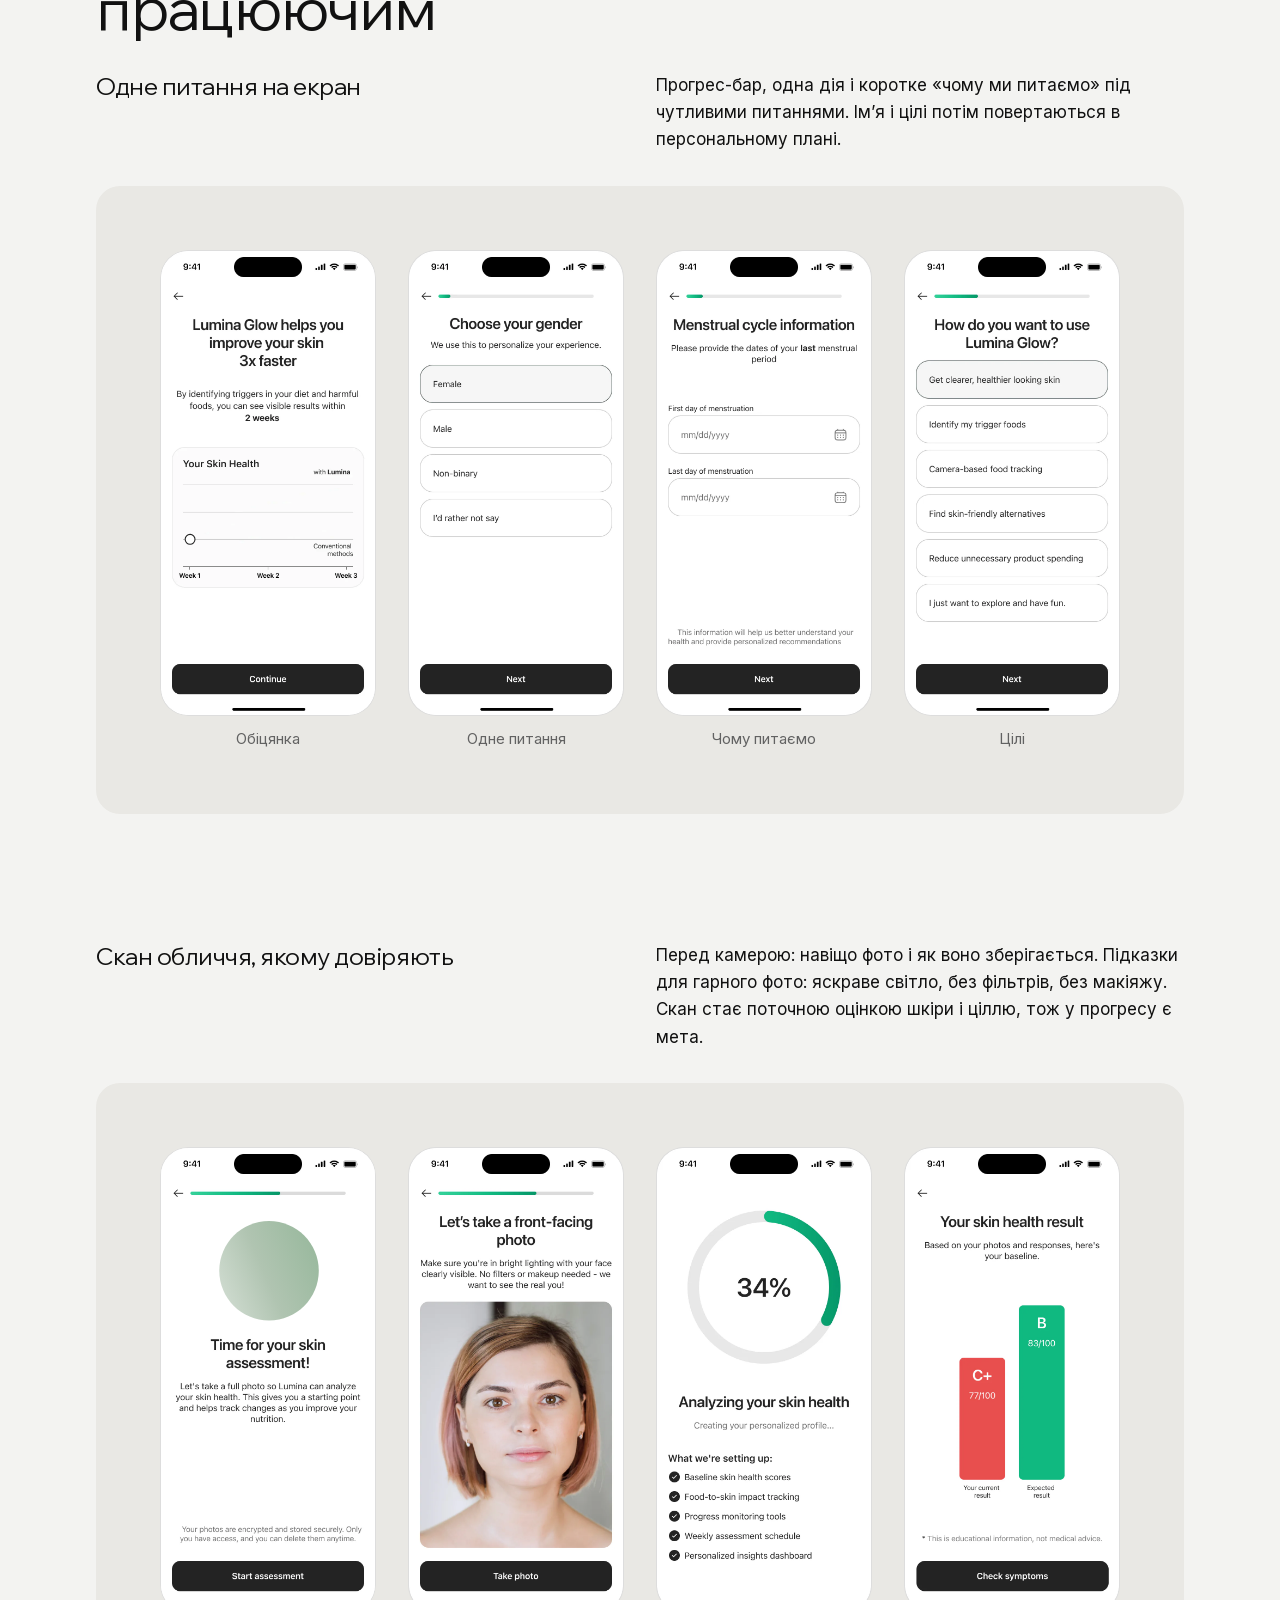
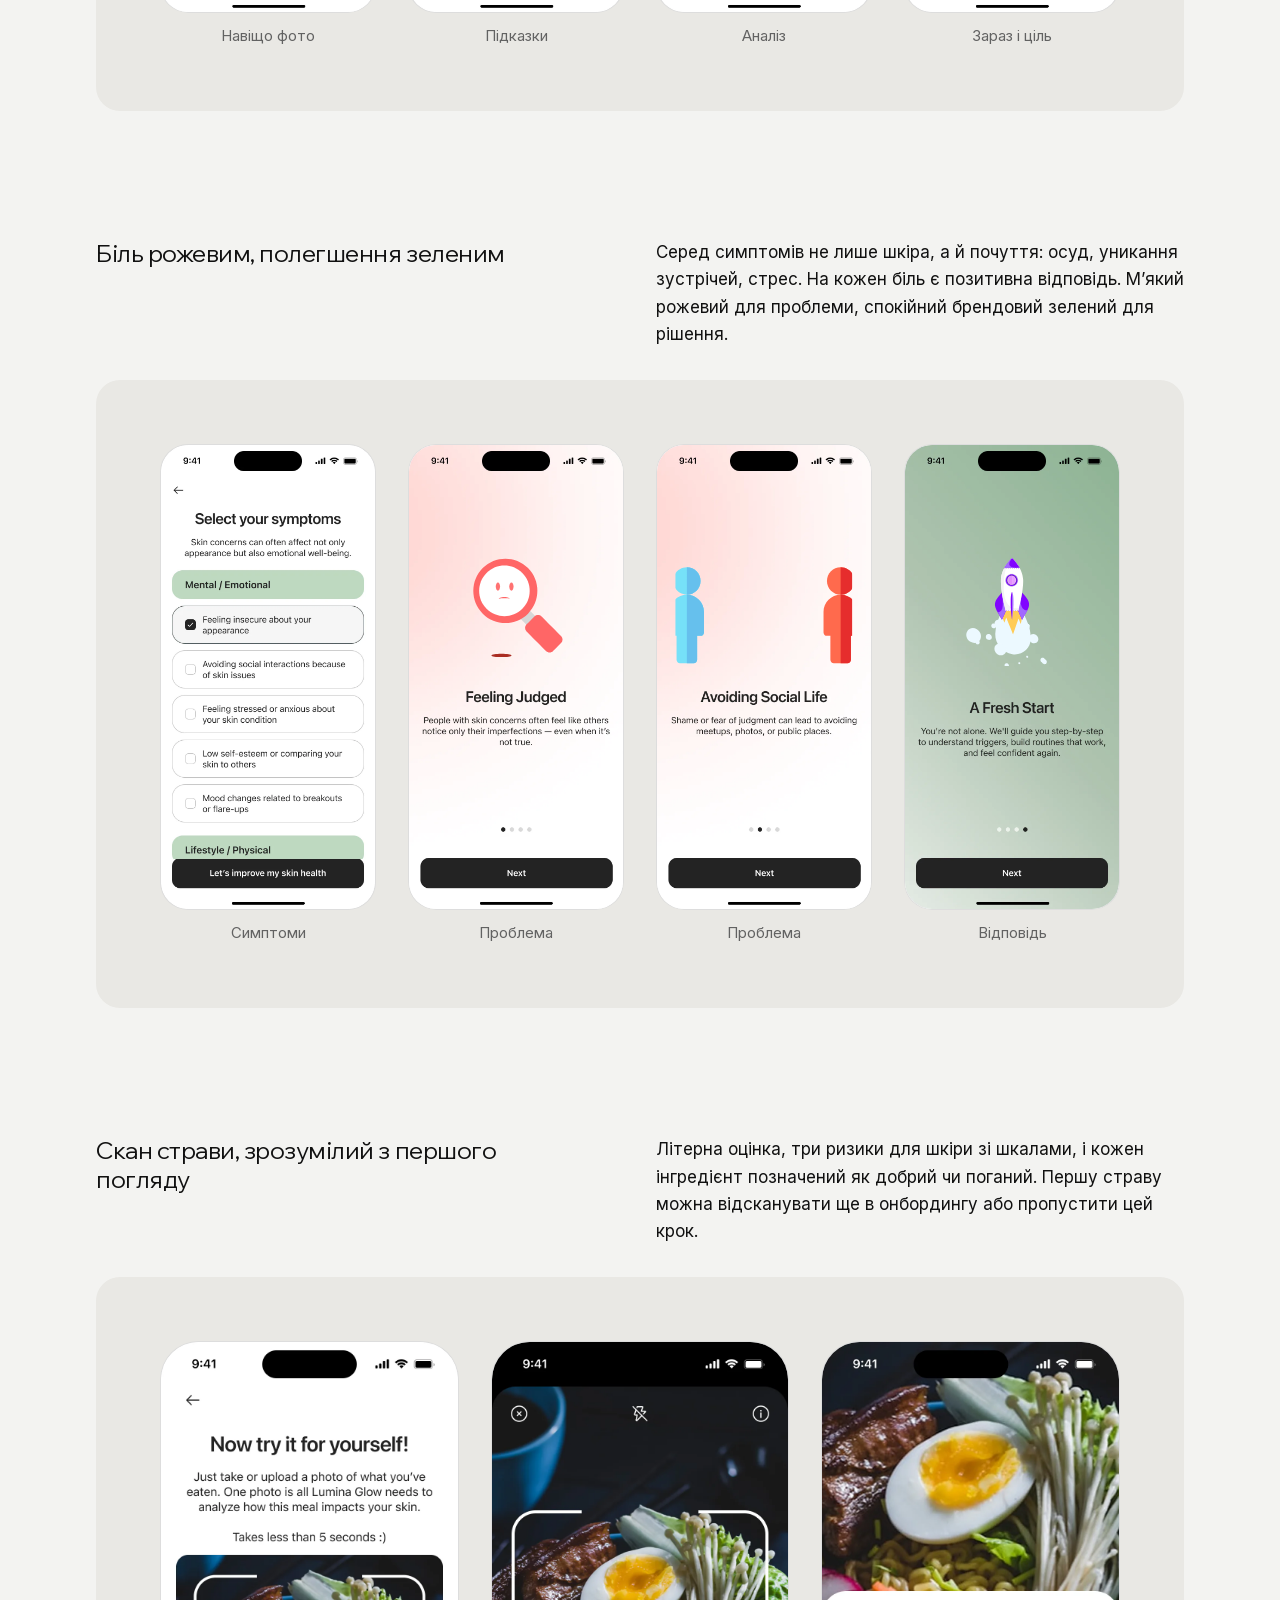
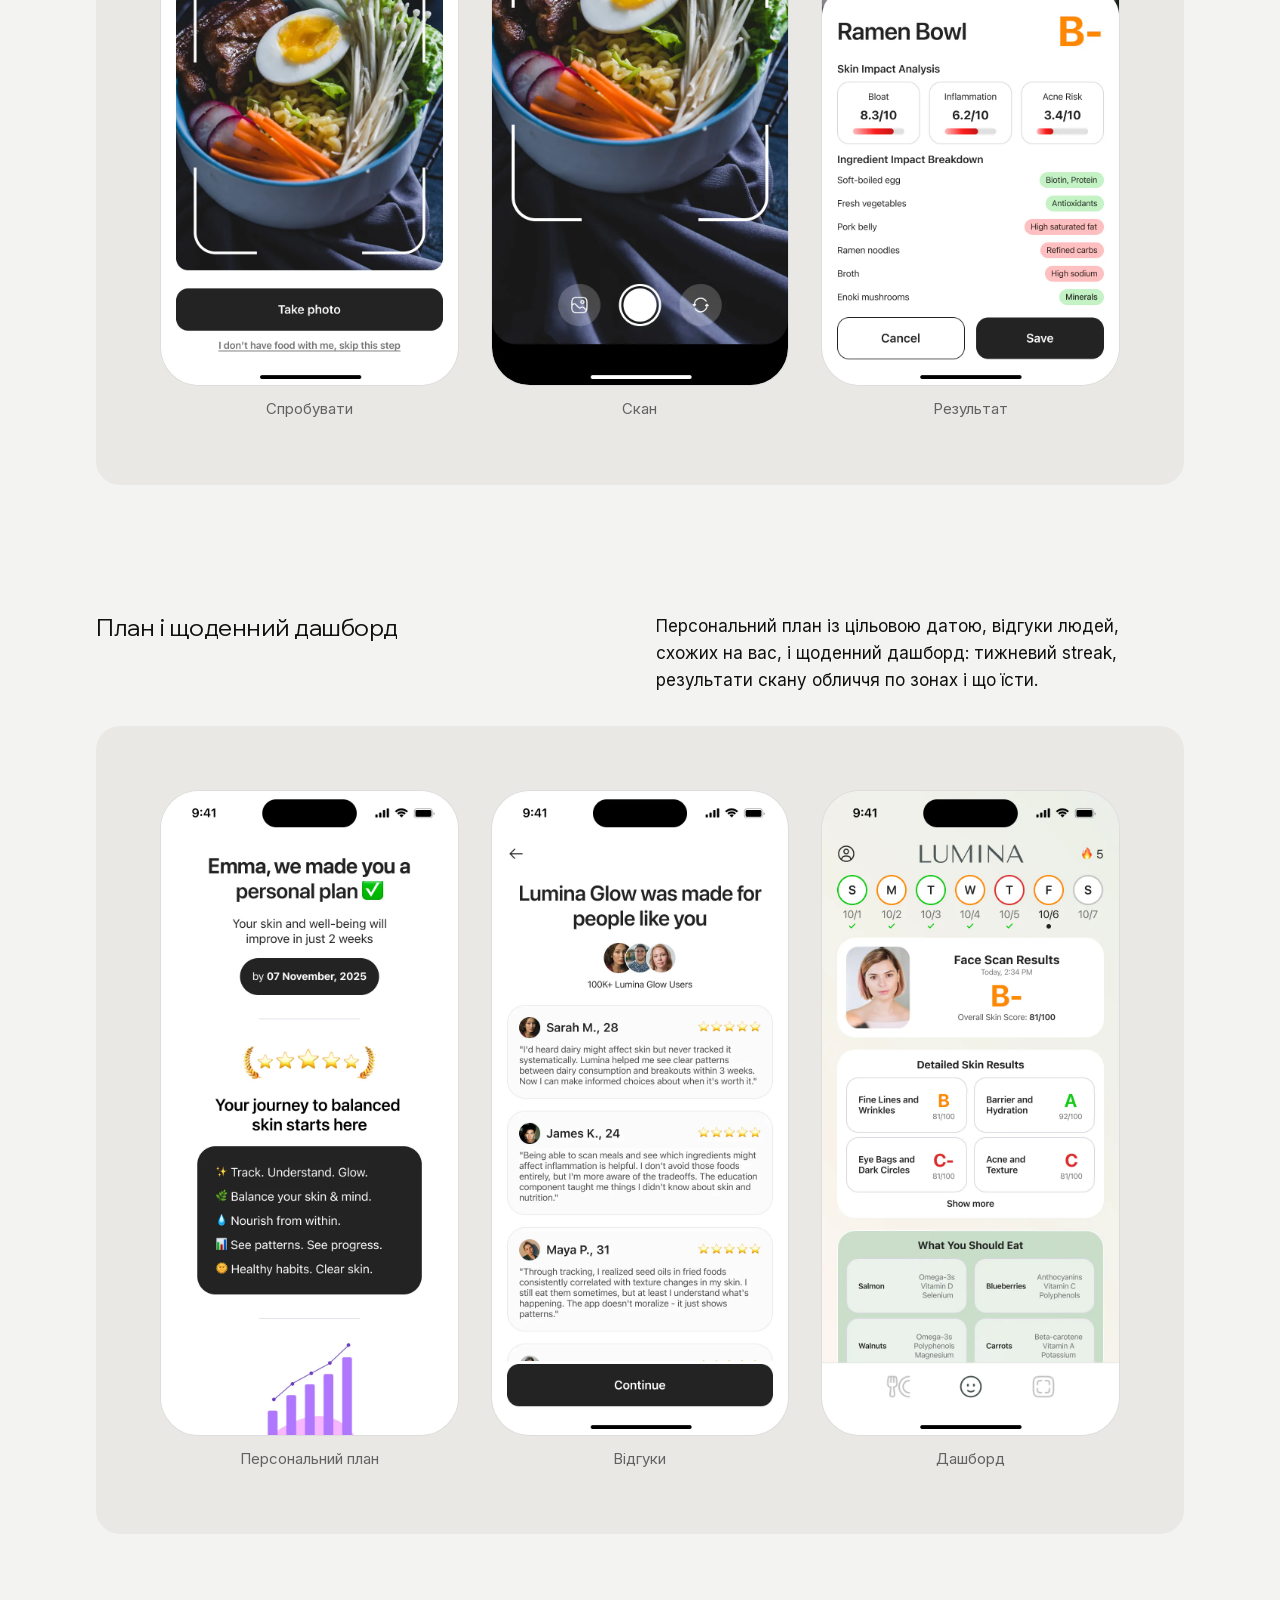
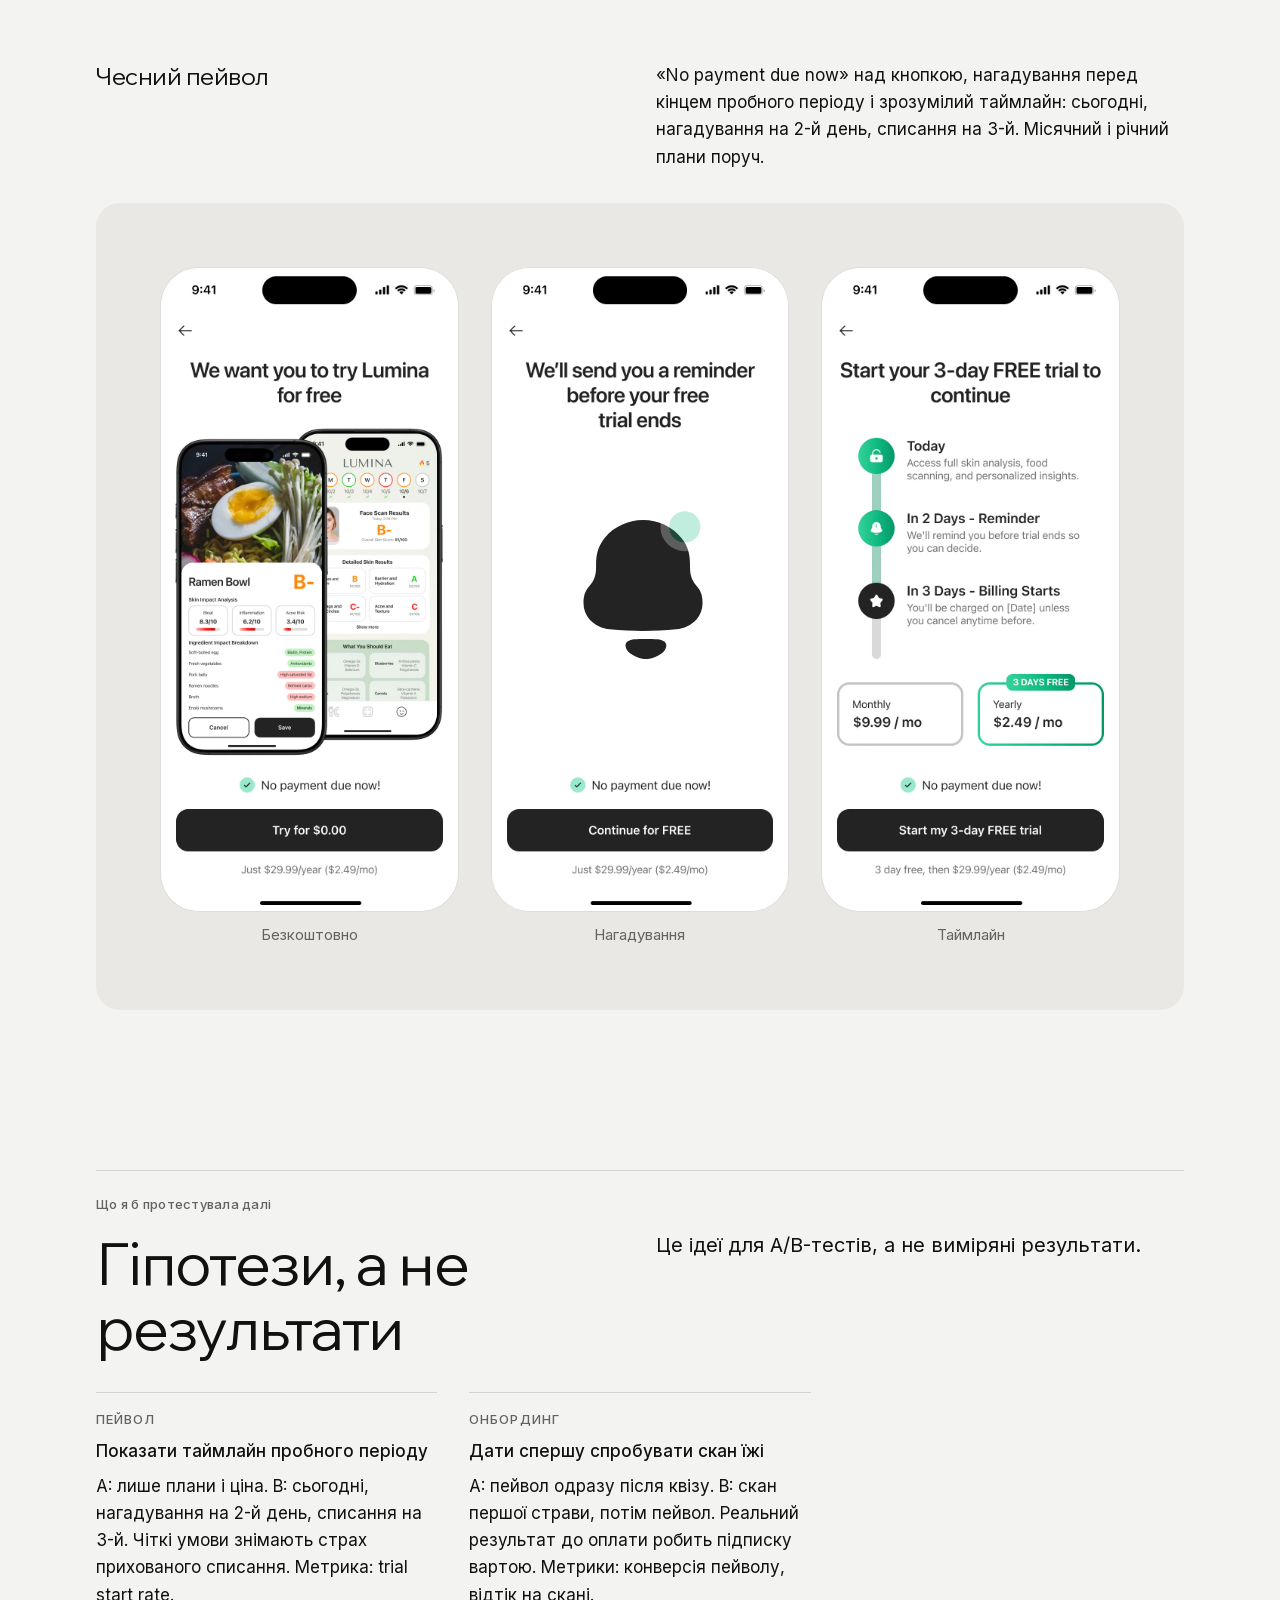
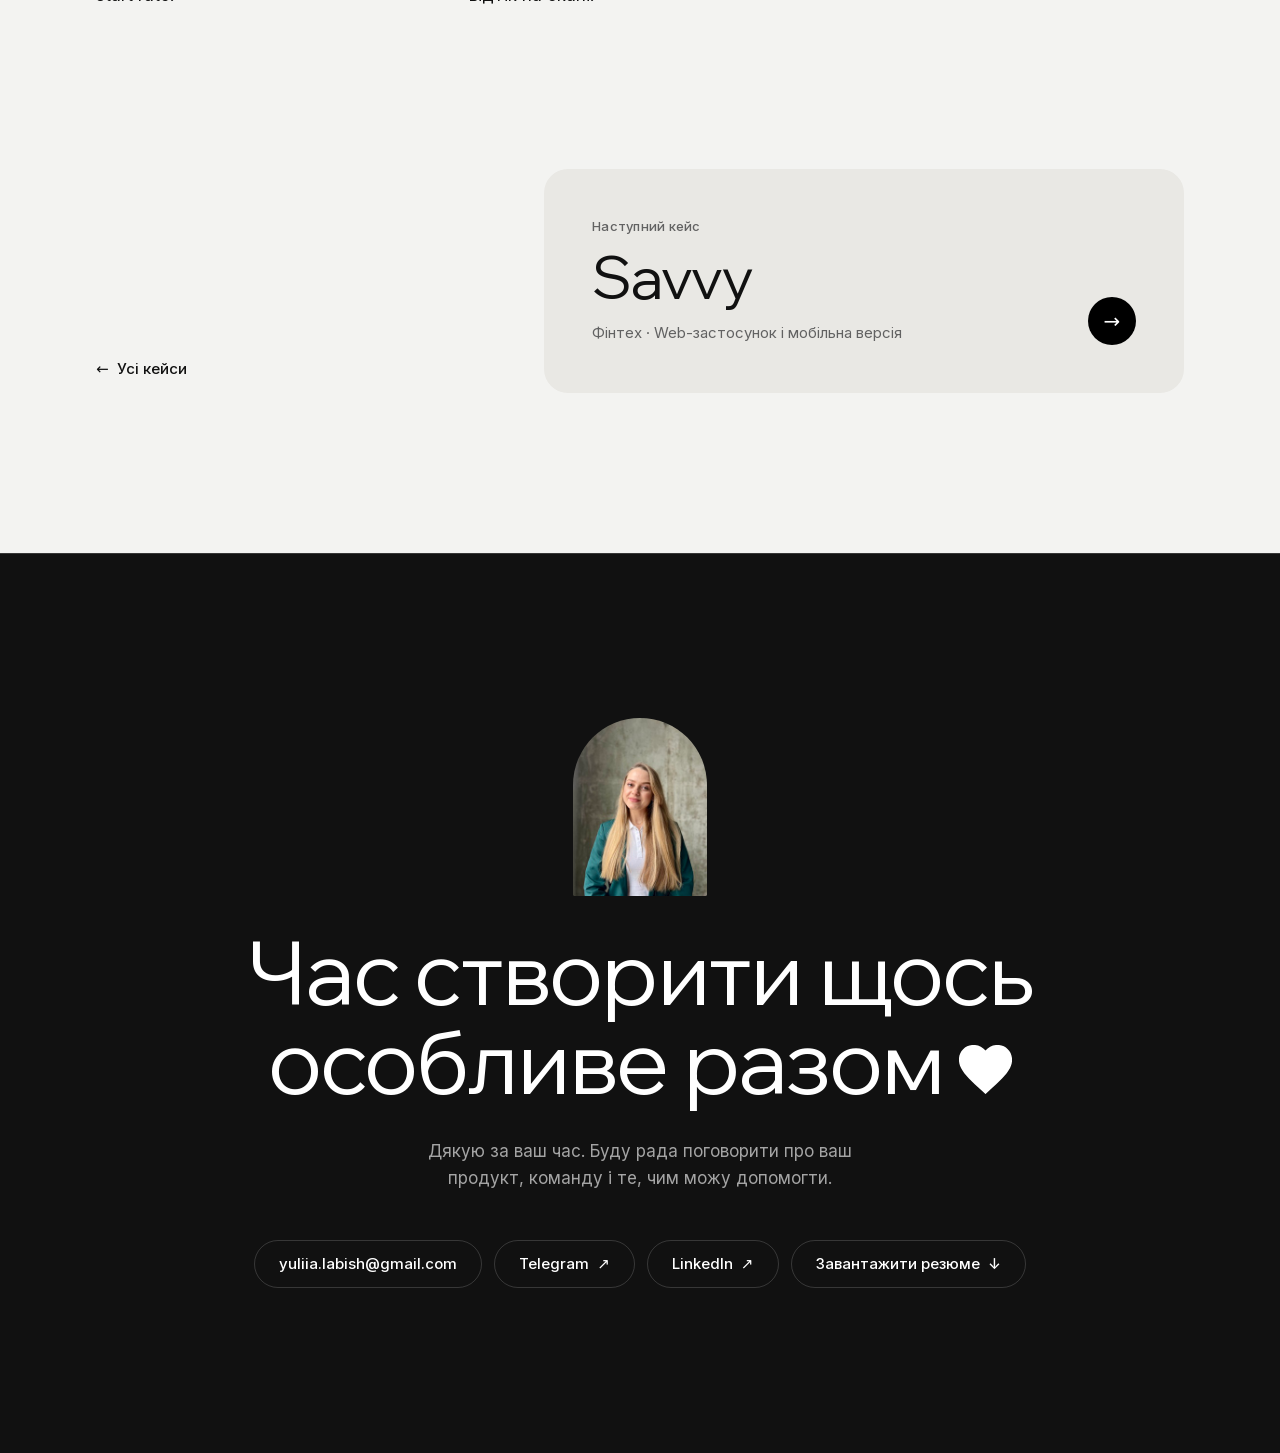
<file: uk/cases/lumina-glow.html>
<!doctype html>
<html lang="uk">
<head>
  <meta charset="utf-8">
  <meta name="viewport" content="width=device-width, initial-scale=1">
  <title>Кейс Lumina Glow · Юлія Лабіш</title>
  <meta name="description" content="Як Юлія Лабіш спроєктувала Lumina Glow, застосунок, що показує, як їжа впливає на шкіру: онбординг-квіз, скан обличчя і страв, дашборд шкіри та чесний пейвол.">
  <link rel="canonical" href="https://yuliialabish.com/uk/cases/lumina-glow.html">
  <link rel="alternate" hreflang="en" href="https://yuliialabish.com/cases/lumina-glow.html">
  <link rel="alternate" hreflang="uk" href="https://yuliialabish.com/uk/cases/lumina-glow.html">
  <link rel="alternate" hreflang="x-default" href="https://yuliialabish.com/cases/lumina-glow.html">
  <script>
    document.documentElement.classList.add('js');
    // the loading screen plays only on the first visit; later pages and language switches open at once
    try { if (sessionStorage.getItem('yl-instant') || sessionStorage.getItem('yl-loaded')) document.documentElement.classList.add('no-curtain'); } catch (e) {}
    if (window.innerWidth < 768) document.documentElement.classList.add('no-curtain');
    setTimeout(function () {
      var c = document.querySelector('.curtain'); if (c) c.classList.add('is-up');
      document.querySelectorAll('img').forEach(function (i) { if (i.naturalWidth) i.classList.add('is-loaded'); });
    }, 4000);
  </script>
  <link rel="icon" href="../../assets/img/brand/favicon-32.png" sizes="32x32" type="image/png">
  <link rel="apple-touch-icon" href="../../assets/img/brand/apple-touch-icon.png">
  <meta property="og:type" content="article">
  <meta property="og:title" content="Кейс Lumina Glow · Юлія Лабіш">
  <meta property="og:description" content="Як Юлія Лабіш спроєктувала Lumina Glow, застосунок, що показує, як їжа впливає на шкіру: онбординг-квіз, скан обличчя і страв, дашборд шкіри та чесний пейвол.">
  <meta property="og:url" content="https://yuliialabish.com/uk/cases/lumina-glow.html">
  <meta property="og:image" content="https://yuliialabish.com/assets/img/og/lumina-glow.jpg">
  <meta property="og:image:width" content="1200">
  <meta property="og:image:height" content="630">
  <meta name="twitter:card" content="summary_large_image">
  <!-- fonts are served from this site: no request to Google -->
  <link rel="preload" href="../../assets/fonts/inter-cyrillic.woff2" as="font" type="font/woff2" crossorigin>
  <link rel="stylesheet" href="../../assets/css/fonts.css">
  <link rel="stylesheet" href="../../assets/css/style.css">
</head>
<body>
  <div class="curtain" aria-hidden="true">
    <div class="curtain__inner"><span>Юлія Лабіш</span><span class="curtain__count">0</span></div>
  </div>

  <a class="skip-link" href="#main">Перейти до змісту</a>

  <header class="site-header">
    <div class="container site-header__inner">
      <button class="menu-toggle" type="button" aria-expanded="false" aria-controls="site-nav" data-open="Меню" data-close="Закрити">
        <span class="menu-toggle__dot" aria-hidden="true"></span><span class="menu-toggle__label">Меню</span>
      </button>
      <nav class="nav" id="site-nav" aria-label="Головне меню">
        <div class="lang" aria-label="Мова">
          <a href="../../cases/lumina-glow.html" hreflang="en" lang="en" aria-label="English version">EN</a><span aria-current="true">UA</span>
        </div>
        <ul class="nav__list">
          <li><a href="../index.html#work">Кейси</a></li>
          <li><a href="../index.html#about">Про мене</a></li>
          <li><a href="#contact">Контакти</a></li>
        </ul>
      </nav>
      <a class="btn btn--small header-cv" href="../../assets/files/yuliia-labish-cv-ua.pdf" download aria-label="Завантажити резюме (PDF)"><span class="header-cv__full">Завантажити резюме</span><span class="header-cv__short" aria-hidden="true">CV</span><span class="header-cv__arrow" aria-hidden="true">↓</span></a>
    </div>
  </header>

  <main id="main">
    <section class="case-hero" aria-labelledby="case-title">
      <div class="container">
        <div class="case-top">
          <a class="case-back" href="../index.html"><span aria-hidden="true">←</span>На головну</a>
          <a class="case-back case-back--next" href="savvy.html" aria-label="Наступний кейс: Savvy">Наступний кейс<span aria-hidden="true">→</span></a>
        </div>
        <p class="label">Кейс · 2025</p>
        <h1 class="case-hero__title" id="case-title">Lumina Glow</h1>
        <p class="case-hero__lead">Застосунок, що показує, як їжа впливає на шкіру: скануєш обличчя і страви та стежиш за шкірою тиждень за тижнем.</p>
        <dl class="case-facts">
          <div><dt>Компанія</dt><dd>CodeGeeks</dd></div>
          <div><dt>Роль</dt><dd>Єдина UX/UI дизайнерка</dd></div>
          <div><dt>Платформа</dt><dd>Застосунок для iOS і Android</dd></div>
          <div><dt>Обсяг</dt><dd>Онбординг, скани, дашборд шкіри, пейвол</dd></div>
        </dl>
        <div class="case-cover"><picture><source media="(max-width: 767px)" srcset="../../assets/img/cases/lumina-glow-m.webp 1200w, ../../assets/img/cases/lumina-glow-m-2x.webp 2400w" sizes="100vw" width="1200" height="1000"><img src="../../assets/img/cases/lumina-glow.webp" srcset="../../assets/img/cases/lumina-glow.webp 1200w, ../../assets/img/cases/lumina-glow-2x.webp 2400w" sizes="100vw" width="1200" height="750" alt="Lumina Glow на трьох телефонах: скан рамену з оцінкою B-, дашборд шкіри з результатами скану обличчя і пейвол із 3-денним безкоштовним періодом." fetchpriority="high"></picture></div>
      </div>
    </section>

    <section class="case-sec" aria-labelledby="task-title">
      <div class="container">
      <div class="case-sec__head reveal-up">
        <p class="label">Задача</p>
        <h2 class="case-sec__title" id="task-title">Довгий онбординг, який хочеться пройти</h2>
        <p class="case-sec__intro case-text">Lumina Glow допомагає зрозуміти, як те, що людина їсть, проявляється на шкірі. Щоб допомогти, застосунку треба багато дізнатися про людину.</p>
      </div>
        <div class="case-sec__body reveal-up">
          <p class="case-text">Мета: зробити довгий онбординг особистим і вартим проходження, щоб люди дійшли до свого плану:</p>
          <ul class="case-points">
            <li>багато питань, але без відчуття анкети;</li>
            <li>фото обличчя, яким люди діляться обережно;</li>
            <li>цінність до пейволу, а не після нього;</li>
            <li>пробний період, якому можна довіряти.</li>
          </ul>
        </div>
      </div>
    </section>

    <section class="case-sec" aria-labelledby="how-title">
      <div class="container">
      <div class="case-sec__head reveal-up">
        <p class="label">Як я працювала</p>
        <h2 class="case-sec__title" id="how-title">Від вайрфреймів замовника до фінального UI</h2>
        <p class="case-sec__intro case-text">Я була єдиною дизайнеркою на проєкті. Замовник прийшов із вайрфреймами й першими ідеями, а я спроєктувала UI і покращила флоу.</p>
      </div>
        <ol class="case-steps case-sec__body reveal-up">
          <li>Вайрфрейми й ідеї замовника як відправна точка.</li>
          <li>Аналіз конкурентів і застосунків такого типу.</li>
          <li>Регулярні обговорення з замовником: флоу і пріоритети.</li>
          <li>UI для кожного екрана онбордингу, сканів, плану й пейволу.</li>
          <li>Покращення флоу: що питати, в якому порядку і коли показати цінність.</li>
        </ol>
      </div>
    </section>

    <section class="case-sec" aria-labelledby="dec-title">
      <div class="container">
      <div class="case-sec__head reveal-up">
        <p class="label">Ключові рішення</p>
        <h2 class="case-sec__title" id="dec-title">Що робить це працюючим</h2>
        <p class="case-sec__intro case-text">Шість частин одного флоу: від першого питання до пробного періоду.</p>
      </div>
        <div class="case-sec__body">
        <article class="decision reveal-up">
          <h3 class="decision__title">Одне питання на екран</h3>
          <div class="decision__body">
            <p>Прогрес-бар, одна дія і коротке «чому ми питаємо» під чутливими питаннями. Ім’я і цілі потім повертаються в персональному плані.</p>
          </div>
          <div class="shots shots--row shots--row4">
            <figure class="shot shot--phone"><div class="shot__media"><img src="../../assets/img/cases/lumina/quiz-intro.webp" width="393" height="852" alt="Перший екран: Lumina Glow допомагає покращити шкіру втричі швидше, з графіком порівняння Lumina і звичайних методів." loading="lazy"><div class="shot__chart" aria-hidden="true" data-base="../../assets/img/cases/lumina/quiz-intro-base.webp"><svg viewBox="0 0 393 852"><path class="chart-draw__line" pathLength="1" transform="translate(58.7871 428.487)" fill="none" stroke="#15CC18" stroke-width="3" d="M0.645499 94.5669L29.6422 80.7369C32.3859 79.4284 35.3124 78.5444 38.3217 78.1152L55.0158 75.7346C64.7685 74.3438 73.217 68.2535 77.619 59.4402L77.7169 59.2442C79.3405 55.9936 81.5411 53.065 84.2116 50.601L90.8302 44.494C94.2246 41.362 98.2963 39.0561 102.728 37.7558L129.689 29.8456C132.618 28.9861 135.662 28.5787 138.714 28.6377L162.225 29.0919C168.852 29.22 175.336 27.1496 180.662 23.2041L193.639 13.5915C198.965 9.64603 205.448 7.57563 212.075 7.70366L234.641 8.13963C236.758 8.18052 238.873 7.99728 240.951 7.59296L272.406 1.47246"/><path class="chart-draw__line" pathLength="1" transform="translate(56.894 511.432)" fill="none" stroke="#DC2B2B" stroke-width="3" d="M0.0700087 18.569L67.2687 21.7116C72.0561 21.9355 76.8274 21.0092 81.1831 19.0102L99.5941 10.5609C104.604 8.26154 110.152 7.38718 115.626 8.03386L146.514 11.6823C148.506 11.9176 150.516 11.9525 152.515 11.7865L187.641 8.87026C190.377 8.64309 193.07 8.04133 195.642 7.08186L205.538 3.3912C212.234 0.893989 219.601 0.868987 226.313 3.3207L243.608 9.63749C247.891 11.2016 252.473 11.7691 257.008 11.2969L283.785 8.50821"/><circle class="chart-draw__dot" cx="340" cy="429" r="9" fill="#fff" stroke="#15CC18" stroke-width="2"/><circle class="chart-draw__dot" cx="340" cy="519" r="9" fill="#fff" stroke="#DC2B2B" stroke-width="2"/><circle cx="54" cy="529" r="9" fill="#fff" stroke="#232323" stroke-width="2"/></svg></div></div><figcaption>Обіцянка</figcaption></figure>
            <figure class="shot shot--phone"><img src="../../assets/img/cases/lumina/quiz-gender.webp" width="393" height="852" alt="Питання квізу: оберіть стать, з поясненням, що це для персоналізації." loading="lazy"><figcaption>Одне питання</figcaption></figure>
            <figure class="shot shot--phone"><img src="../../assets/img/cases/lumina/quiz-cycle.webp" width="393" height="852" alt="Питання про менструальний цикл з поясненням, навіщо його ставимо." loading="lazy"><figcaption>Чому питаємо</figcaption></figure>
            <figure class="shot shot--phone"><img src="../../assets/img/cases/lumina/quiz-use.webp" width="393" height="852" alt="Питання квізу: як ви хочете користуватися Lumina Glow, шість цілей на вибір." loading="lazy"><figcaption>Цілі</figcaption></figure>
          </div>
        </article>

        <article class="decision reveal-up">
          <h3 class="decision__title">Скан обличчя, якому довіряють</h3>
          <div class="decision__body">
            <p>Перед камерою: навіщо фото і як воно зберігається. Підказки для гарного фото: яскраве світло, без фільтрів, без макіяжу. Скан стає поточною оцінкою шкіри і ціллю, тож у прогресу є мета.</p>
          </div>
          <div class="shots shots--row shots--row4">
            <figure class="shot shot--phone"><div class="shot__media"><img src="../../assets/img/cases/lumina/face-intro.webp" width="393" height="852" alt="Час для оцінки шкіри, з приміткою, що фото шифруються і їх можна видалити будь-коли." loading="lazy"><div class="shot__lottie" aria-hidden="true" style="--x:21.63%;--y:12.56%;--w:56.74%;--h:28.17%" data-lottie="../../assets/lottie/selfie-animation.json" data-base="../../assets/img/cases/lumina/face-intro-base.webp"></div></div><figcaption>Навіщо фото</figcaption></figure>
            <figure class="shot shot--phone"><img src="../../assets/img/cases/lumina/face-photo.webp" width="393" height="852" alt="Фото обличчя анфас: яскраве світло, без фільтрів, без макіяжу." loading="lazy"><figcaption>Підказки</figcaption></figure>
            <figure class="shot shot--phone"><img src="../../assets/img/cases/lumina/face-analyzing.webp" width="393" height="852" alt="Аналіз шкіри на 34% зі списком того, що налаштовується." loading="lazy"><figcaption>Аналіз</figcaption></figure>
            <figure class="shot shot--phone"><img src="../../assets/img/cases/lumina/face-result.webp" width="393" height="852" alt="Результат шкіри: зараз C+ 77 зі 100, очікувано B 83 зі 100." loading="lazy"><figcaption>Зараз і ціль</figcaption></figure>
          </div>
        </article>

        <article class="decision reveal-up">
          <h3 class="decision__title">Біль рожевим, полегшення зеленим</h3>
          <div class="decision__body">
            <p>Серед симптомів не лише шкіра, а й почуття: осуд, уникання зустрічей, стрес. На кожен біль є позитивна відповідь. М’який рожевий для проблеми, спокійний брендовий зелений для рішення.</p>
          </div>
          <div class="shots shots--row shots--row4">
            <figure class="shot shot--phone"><img src="../../assets/img/cases/lumina/symptoms.webp" width="393" height="852" alt="Оберіть симптоми, згруповані на ментальні й емоційні та спосіб життя і фізичні." loading="lazy"><figcaption>Симптоми</figcaption></figure>
            <figure class="shot shot--phone"><div class="shot__media"><img src="../../assets/img/cases/lumina/pain-judged.webp" width="393" height="852" alt="Feeling Judged: рожевий екран про те, що відчувають люди з проблемами шкіри." loading="lazy"><div class="shot__lottie" aria-hidden="true" style="--x:0.00%;--y:16.20%;--w:100.00%;--h:31.46%" data-lottie="../../assets/lottie/looking-goes-wrong.json" data-base="../../assets/img/cases/lumina/pain-judged-base.webp"></div></div><figcaption>Проблема</figcaption></figure>
            <figure class="shot shot--phone"><div class="shot__media"><img src="../../assets/img/cases/lumina/pain-social.webp" width="393" height="852" alt="Avoiding Social Life: рожевий екран про уникання зустрічей і фото." loading="lazy"><div class="shot__lottie" aria-hidden="true" style="--x:8.91%;--y:17.84%;--w:82.19%;--h:37.91%" data-lottie="../../assets/lottie/keep-distance.json" data-base="../../assets/img/cases/lumina/pain-social-base.webp"></div></div><figcaption>Проблема</figcaption></figure>
            <figure class="shot shot--phone"><div class="shot__media"><img src="../../assets/img/cases/lumina/gain-fresh.webp" width="393" height="852" alt="A Fresh Start: зелений екран з обіцянкою покрокової підтримки." loading="lazy"><div class="shot__lottie" aria-hidden="true" style="--x:27.48%;--y:19.48%;--w:45.04%;--h:28.17%" data-lottie="../../assets/lottie/rocket.json" data-base="../../assets/img/cases/lumina/gain-fresh-base.webp"></div></div><figcaption>Відповідь</figcaption></figure>
          </div>
        </article>

        <article class="decision reveal-up">
          <h3 class="decision__title">Скан страви, зрозумілий з першого погляду</h3>
          <div class="decision__body">
            <p>Літерна оцінка, три ризики для шкіри зі шкалами, і кожен інгредієнт позначений як добрий чи поганий. Першу страву можна відсканувати ще в онбордингу або пропустити цей крок.</p>
          </div>
          <div class="shots shots--row">
            <figure class="shot shot--phone"><img src="../../assets/img/cases/lumina/food-intro.webp" width="393" height="852" alt="Спробуйте самі: зробіть або завантажте фото страви, з посиланням, щоб пропустити крок." loading="lazy"><figcaption>Спробувати</figcaption></figure>
            <figure class="shot shot--phone"><img src="../../assets/img/cases/lumina/food-camera.webp" width="393" height="852" alt="Камера, що фокусується на мисці рамену." loading="lazy"><figcaption>Скан</figcaption></figure>
            <figure class="shot shot--phone"><img src="../../assets/img/cases/lumina/food-result.webp" width="393" height="852" alt="Ramen Bowl з оцінкою B-: шкали здуття, запалення й ризику акне, кожен інгредієнт позначено." loading="lazy"><figcaption>Результат</figcaption></figure>
          </div>
        </article>

        <article class="decision reveal-up">
          <h3 class="decision__title">План і щоденний дашборд</h3>
          <div class="decision__body">
            <p>Персональний план із цільовою датою, відгуки людей, схожих на вас, і щоденний дашборд: тижневий streak, результати скану обличчя по зонах і що їсти.</p>
          </div>
          <div class="shots shots--row">
            <figure class="shot shot--phone"><img src="../../assets/img/cases/lumina/plan.webp" width="393" height="852" alt="Emma, we made you a personal plan: цільова дата, рейтинг і шлях до збалансованої шкіри." loading="lazy"><figcaption>Персональний план</figcaption></figure>
            <figure class="shot shot--phone"><img src="../../assets/img/cases/lumina/reviews.webp" width="393" height="852" alt="Lumina Glow was made for people like you: відгуки трьох користувачів." loading="lazy"><figcaption>Відгуки</figcaption></figure>
            <figure class="shot shot--phone"><img src="../../assets/img/cases/lumina/dashboard.webp" width="393" height="852" alt="Щоденний дашборд: тижневий streak, результат скану обличчя B-, детальні результати і що варто їсти." loading="lazy"><figcaption>Дашборд</figcaption></figure>
          </div>
        </article>

        <article class="decision reveal-up">
          <h3 class="decision__title">Чесний пейвол</h3>
          <div class="decision__body">
            <p>«No payment due now» над кнопкою, нагадування перед кінцем пробного періоду і зрозумілий таймлайн: сьогодні, нагадування на 2-й день, списання на 3-й. Місячний і річний плани поруч.</p>
          </div>
          <div class="shots shots--row">
            <figure class="shot shot--phone"><img src="../../assets/img/cases/lumina/pay-try.webp" width="393" height="852" alt="We want you to try Lumina for free: застосунок на двох телефонах і No payment due now." loading="lazy"><figcaption>Безкоштовно</figcaption></figure>
            <figure class="shot shot--phone"><div class="shot__media"><img src="../../assets/img/cases/lumina/pay-reminder.webp" width="393" height="852" alt="Нагадаємо перед кінцем безкоштовного періоду." loading="lazy"><div class="shot__lottie" aria-hidden="true" style="--x:7.63%;--y:30.52%;--w:84.73%;--h:39.08%" data-lottie="../../assets/lottie/message-to-remind.json" data-base="../../assets/img/cases/lumina/pay-reminder-base.webp"></div></div><figcaption>Нагадування</figcaption></figure>
            <figure class="shot shot--phone"><img src="../../assets/img/cases/lumina/pay-trial.webp" width="393" height="852" alt="3-денний безкоштовний період: таймлайн на сьогодні, 2-й і 3-й день, місячний і річний плани." loading="lazy"><figcaption>Таймлайн</figcaption></figure>
          </div>
        </article>
        </div>
      </div>
    </section>

    <section class="case-sec" aria-labelledby="next-title">
      <div class="container">
      <div class="case-sec__head reveal-up">
        <p class="label">Що я б протестувала далі</p>
        <h2 class="case-sec__title" id="next-title">Гіпотези, а не результати</h2>
        <p class="case-sec__intro case-text">Це ідеї для A/B-тестів, а не виміряні результати.</p>
      </div>
        <ol class="case-steps case-tests case-sec__body reveal-up">
          <li><span class="case-tests__tag">Пейвол</span><strong class="case-tests__title">Показати таймлайн пробного періоду</strong>A: лише плани і ціна. B: сьогодні, нагадування на 2-й день, списання на 3-й. Чіткі умови знімають страх прихованого списання. Метрика: trial start rate.</li>
          <li><span class="case-tests__tag">Онбординг</span><strong class="case-tests__title">Дати спершу спробувати скан їжі</strong>A: пейвол одразу після квізу. B: скан першої страви, потім пейвол. Реальний результат до оплати робить підписку вартою. Метрики: конверсія пейволу, відтік на скані.</li>
        </ol>
      </div>
    </section>

    <nav class="case-next" aria-label="Усі кейси">
      <div class="container case-end">
        <a class="next-card" href="savvy.html">
          <span class="label next-card__label">Наступний кейс</span>
          <span class="next-card__name">Savvy</span>
          <span class="next-card__type">Фінтех · Web-застосунок і мобільна версія</span>
          <span class="next-card__arrow" aria-hidden="true">→</span>
        </a>
        <a class="case-back case-end__all" href="../index.html#work"><span aria-hidden="true">←</span>Усі кейси</a>
      </div>
    </nav>
  </main>

  <footer class="site-footer" id="contact">
    <div class="container">
      <div class="footer__head">
        <img class="footer__avatar" src="../../assets/img/photo/yuliia-labish-avatar.jpg" width="144" height="192" alt="" loading="lazy">
        <h2 class="footer__title">Час створити щось особливе <span class="nowrap">разом <span class="footer__heart" aria-hidden="true"></span></span></h2>
      </div>
      <p class="footer__note">Дякую за ваш час. Буду рада поговорити про ваш продукт, команду і те, чим можу допомогти.</p>
      <ul class="contacts">
        <li><a class="btn btn--dark" href="mailto:yuliia.labish@gmail.com">yuliia.labish@gmail.com</a></li>
        <li><a class="btn btn--dark" href="https://t.me/yulia_labish" target="_blank" rel="noopener">Telegram<span aria-hidden="true">↗</span></a></li>
        <li><a class="btn btn--dark" href="https://www.linkedin.com/in/yuliia-labish" target="_blank" rel="noopener">LinkedIn<span aria-hidden="true">↗</span></a></li>
        <li><a class="btn btn--dark" href="../../assets/files/yuliia-labish-cv-ua.pdf" download>Завантажити резюме<span aria-hidden="true">↓</span></a></li>
      </ul>
    </div>
  </footer>

  <a class="float-cta float-cta--with-top" href="#contact">Написати мені</a>
  <button class="to-top" type="button" aria-label="Вгору"><span aria-hidden="true">↑</span></button>
  <div class="cursor" aria-hidden="true">Відкрити</div>

  <script src="../../assets/js/main.js" defer></script>
</body>
</html>
</file>
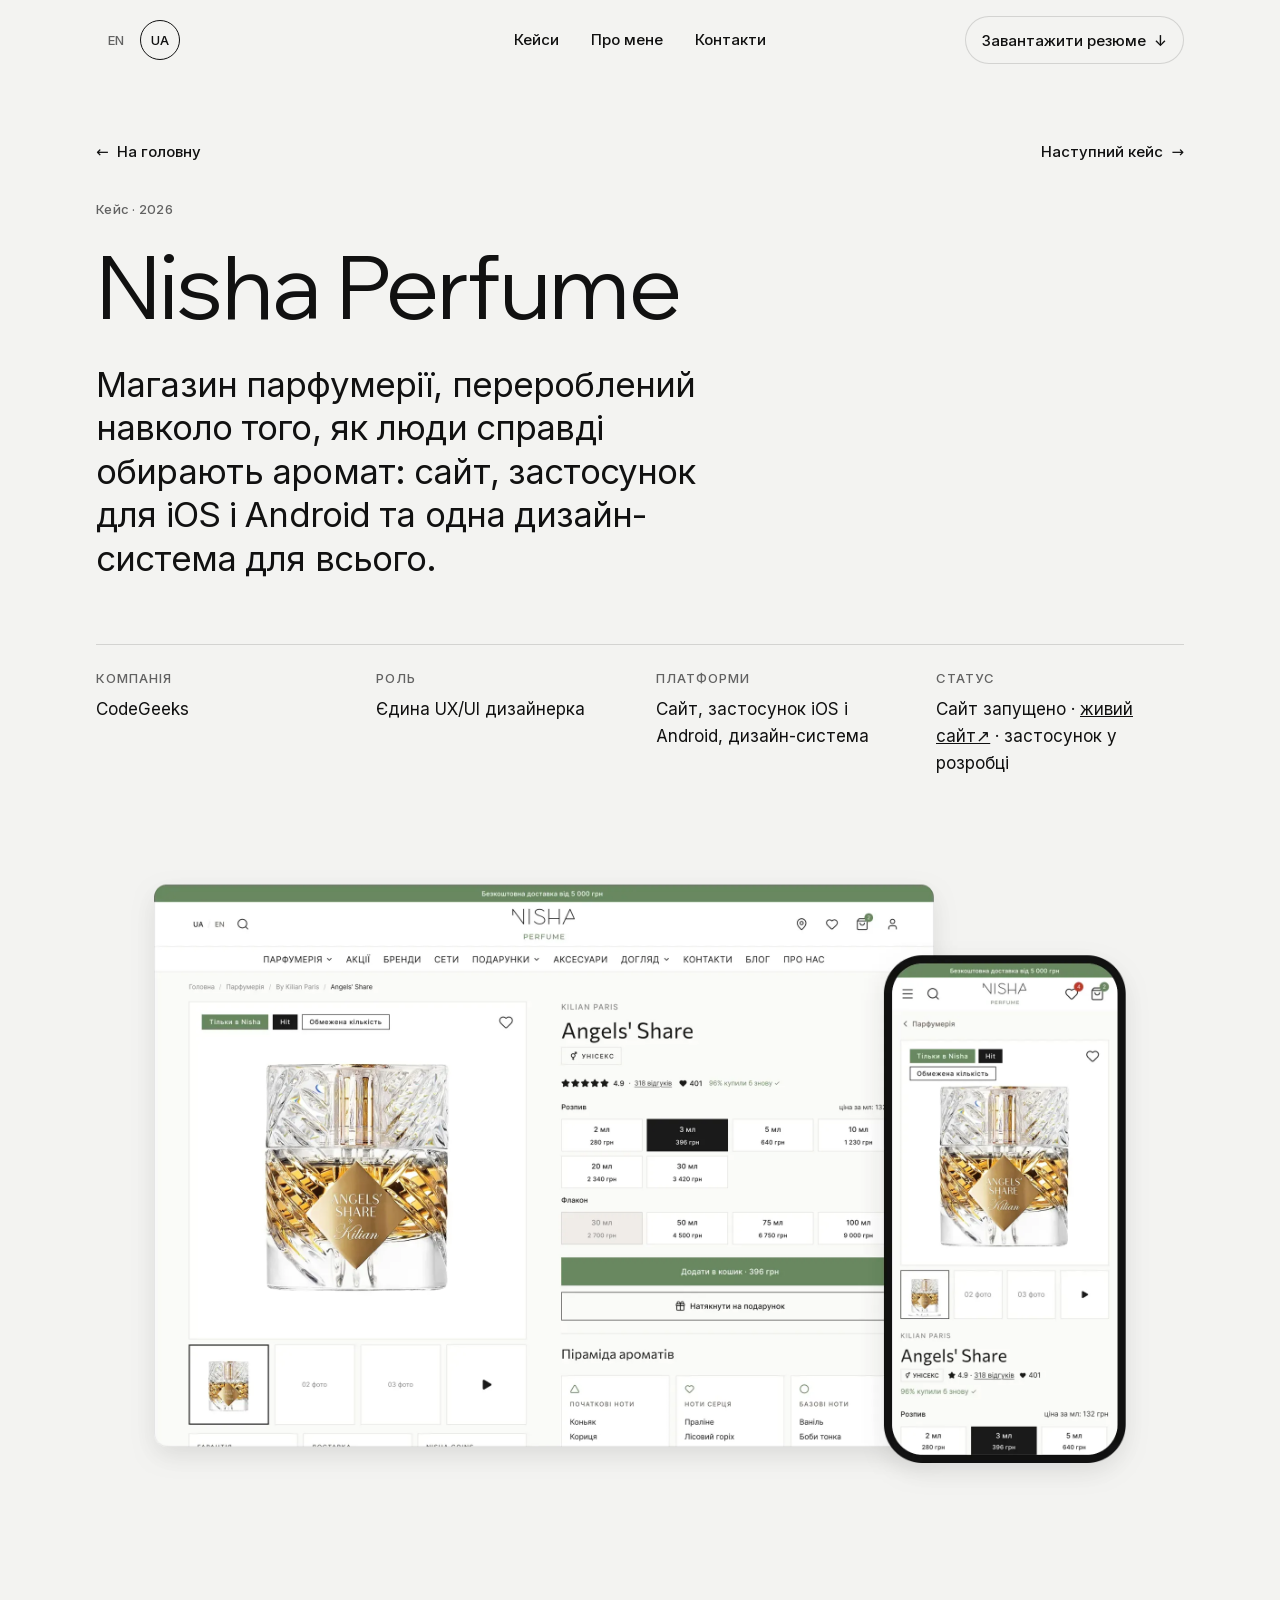
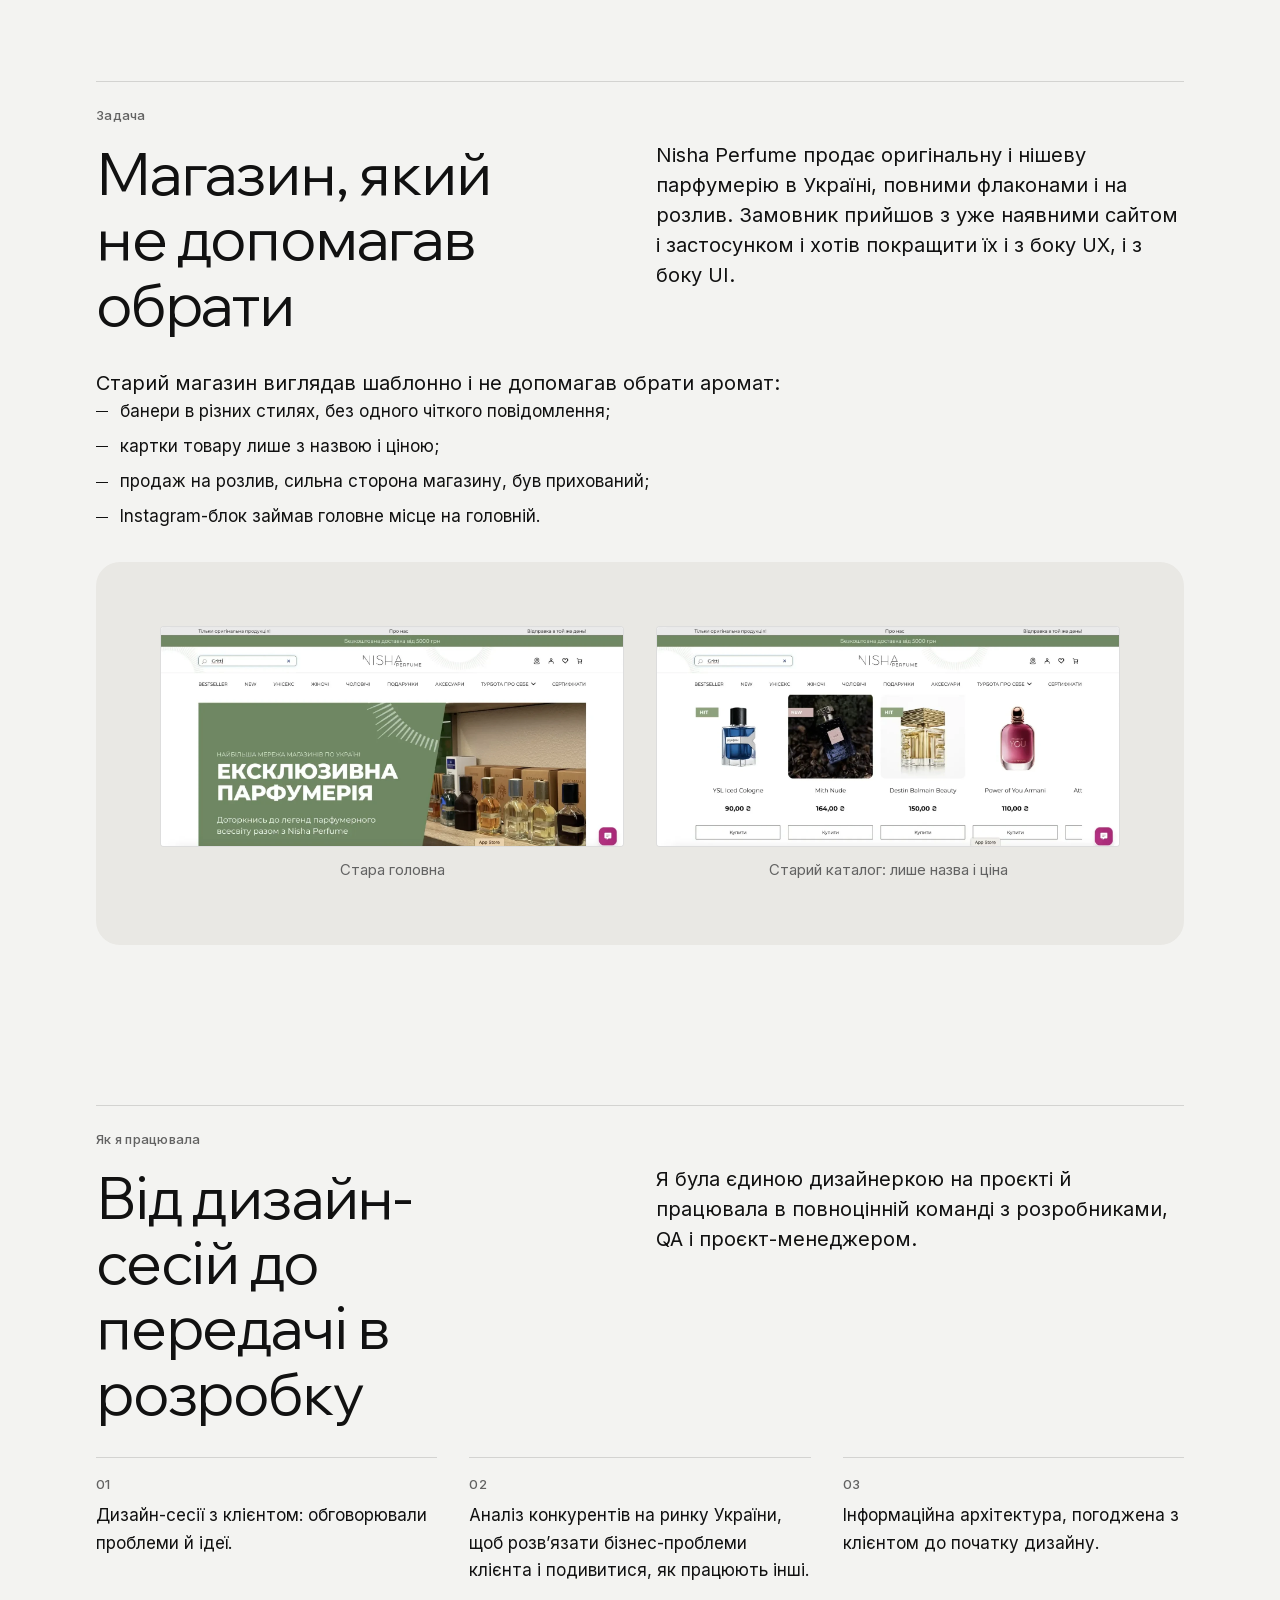
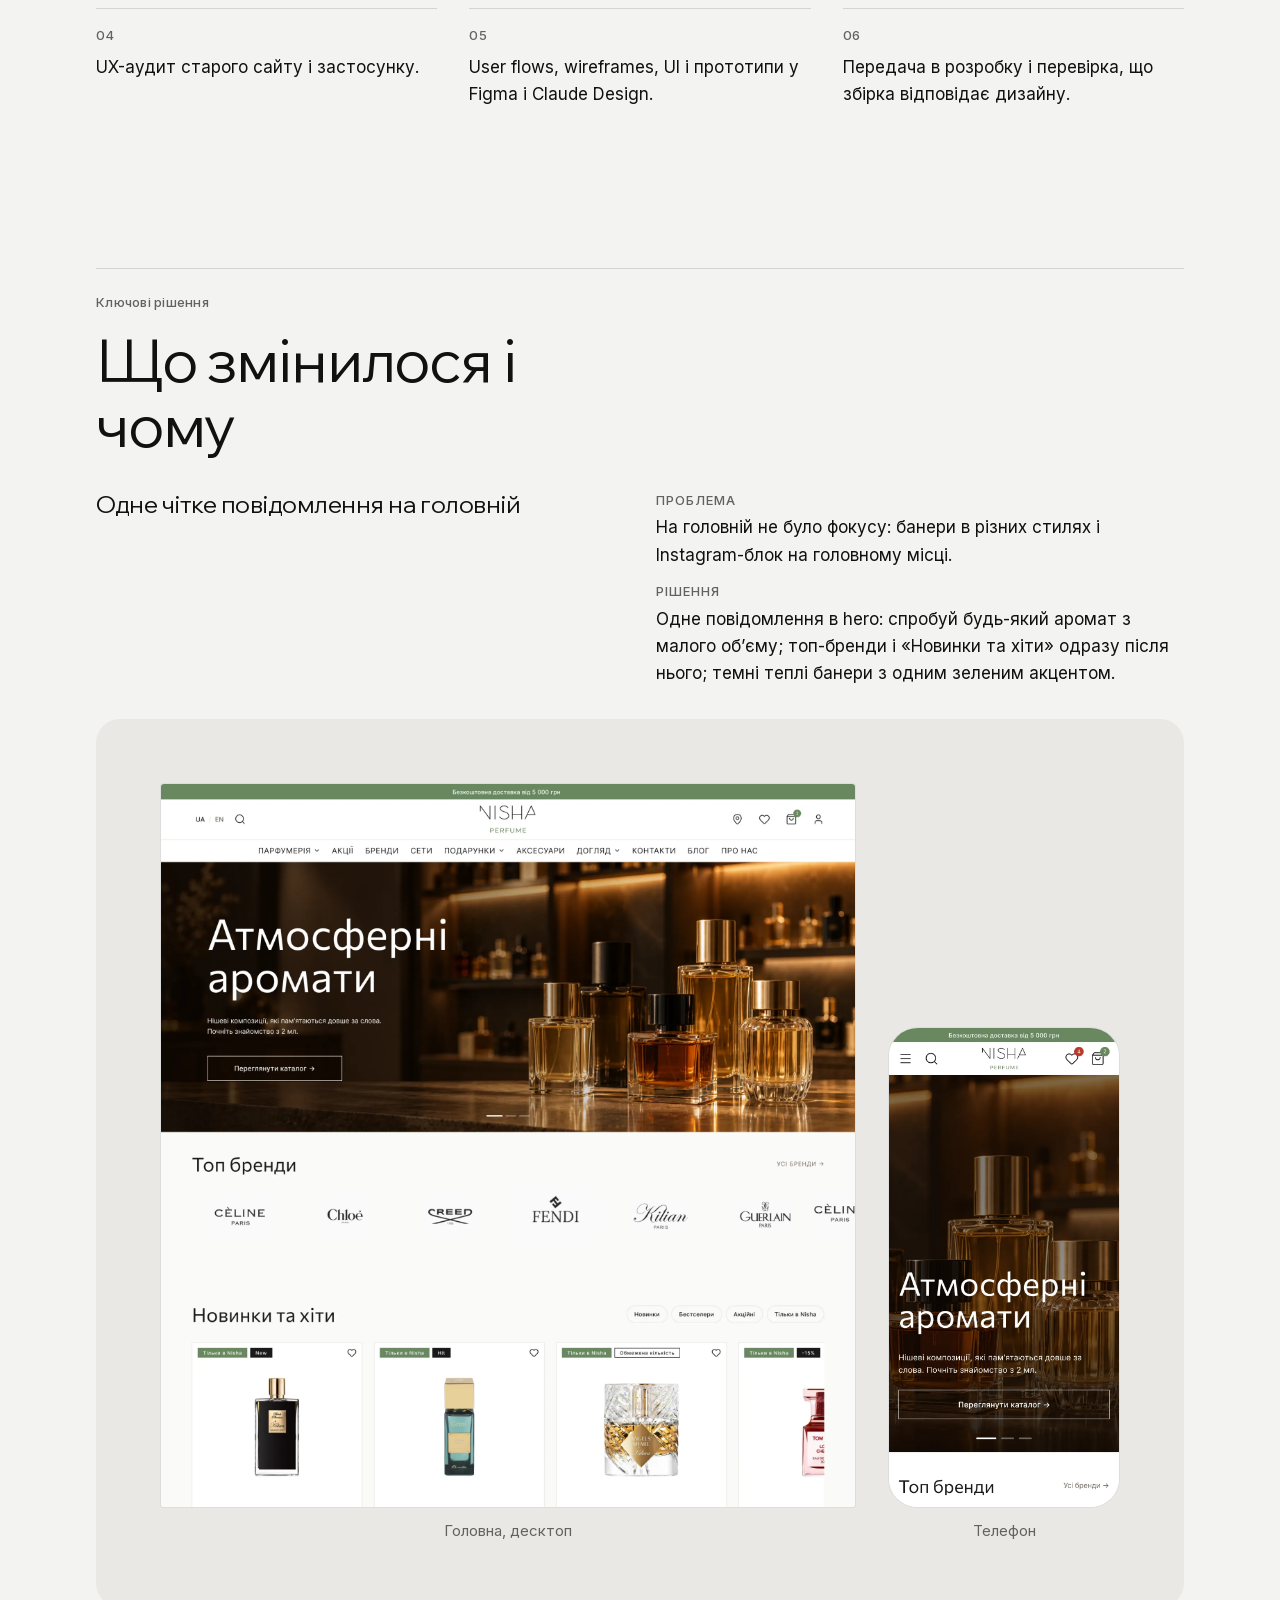
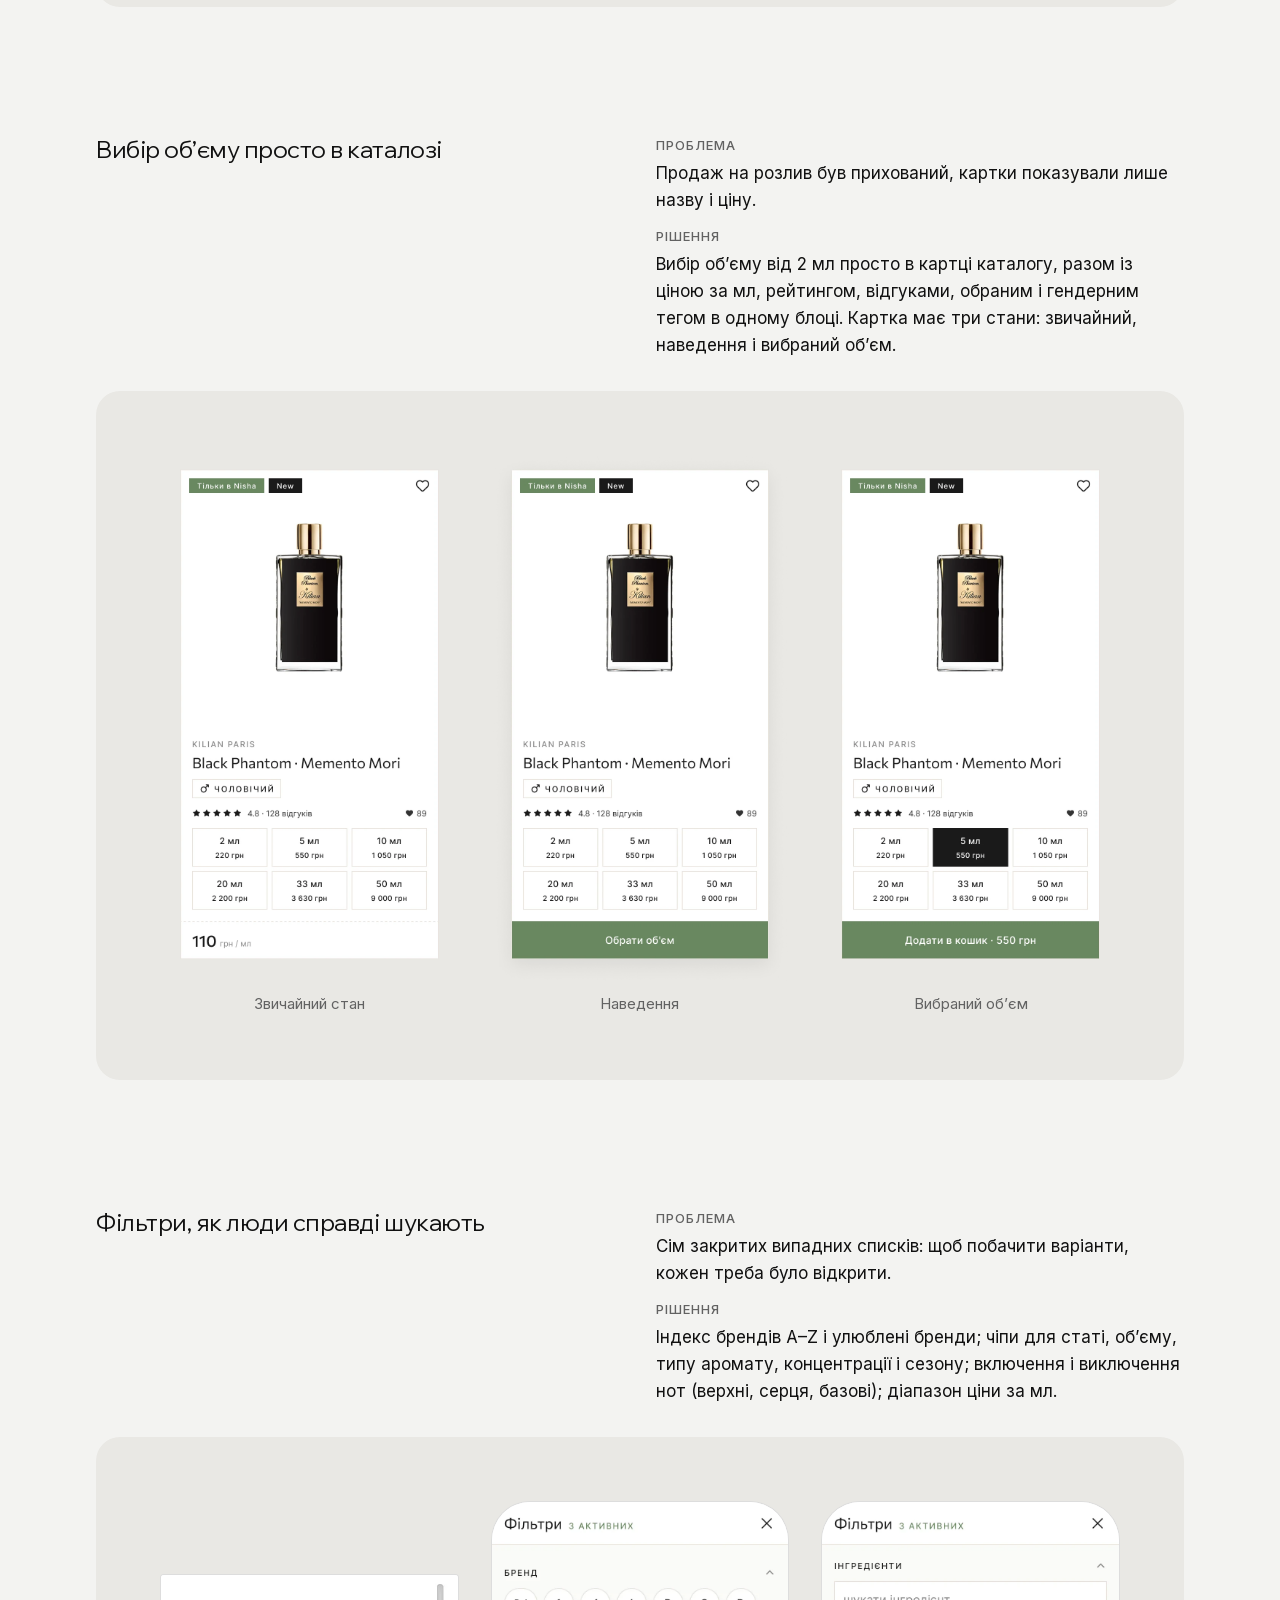
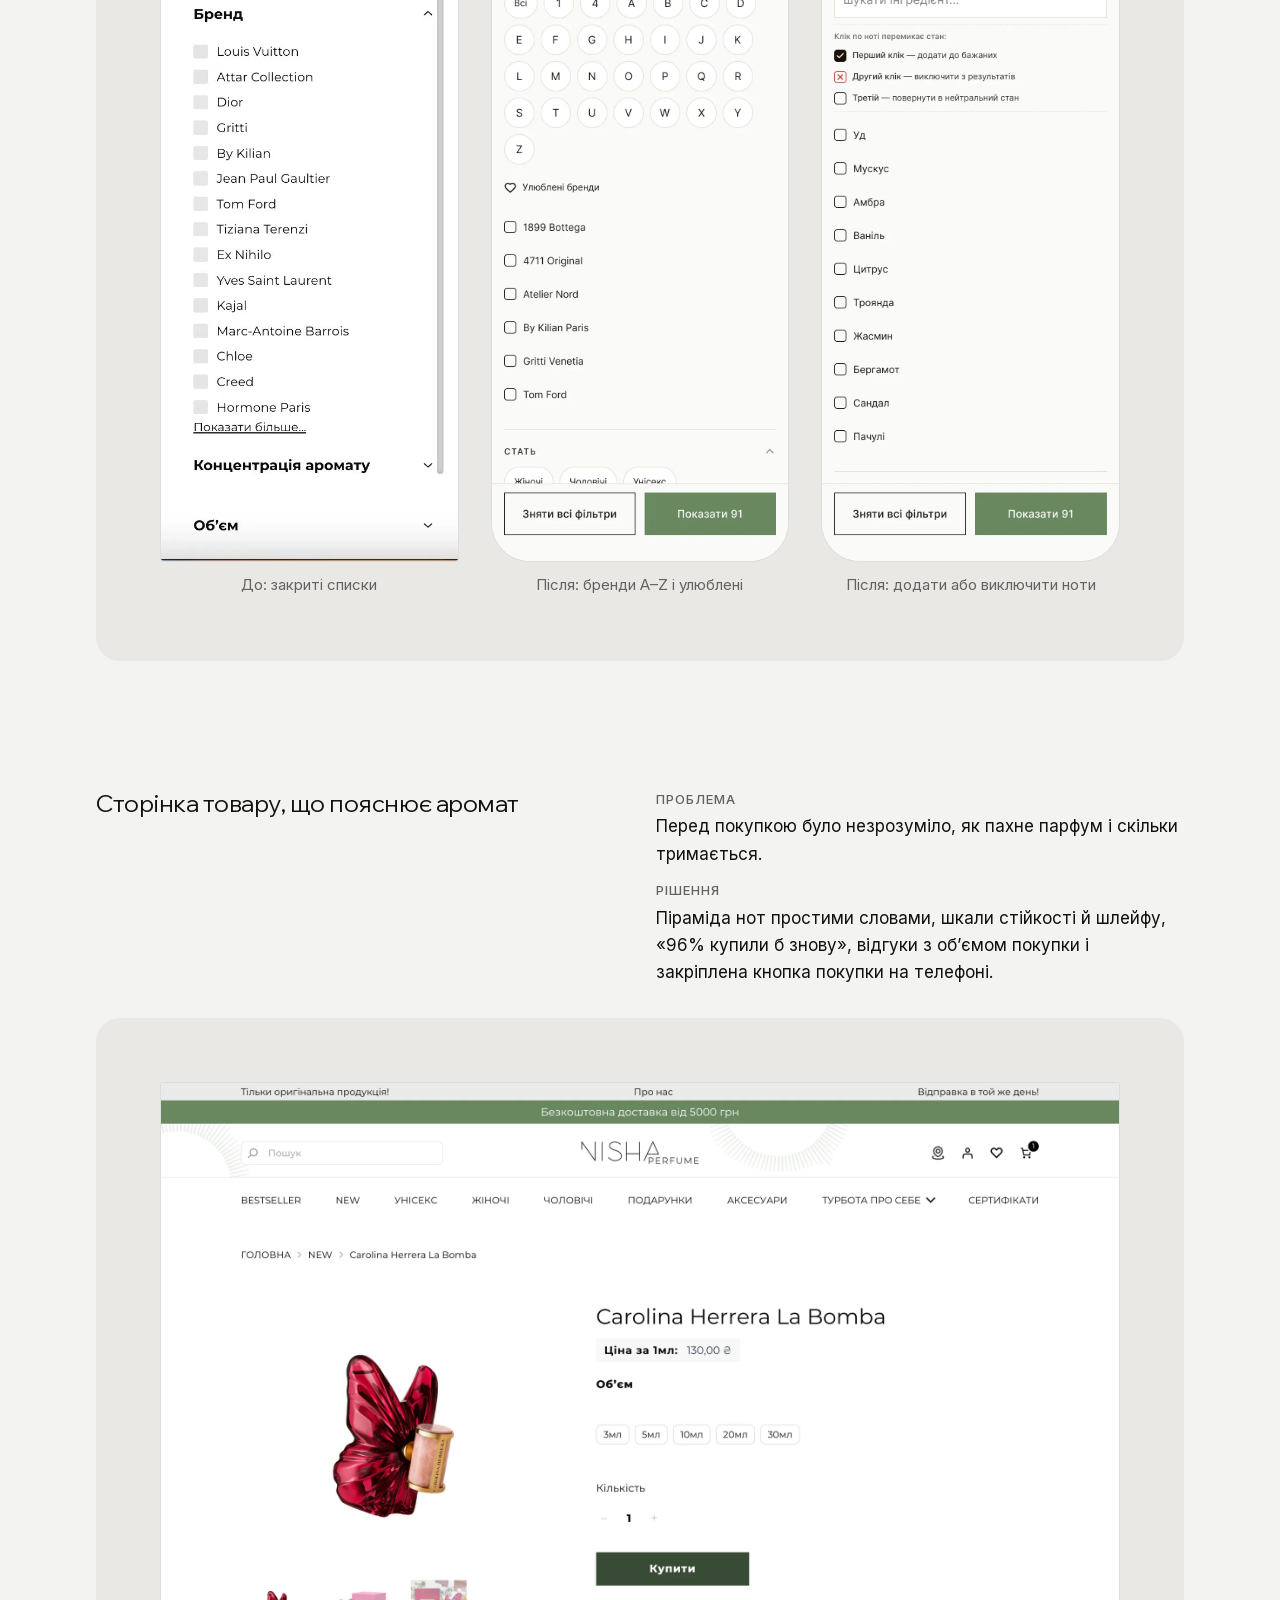
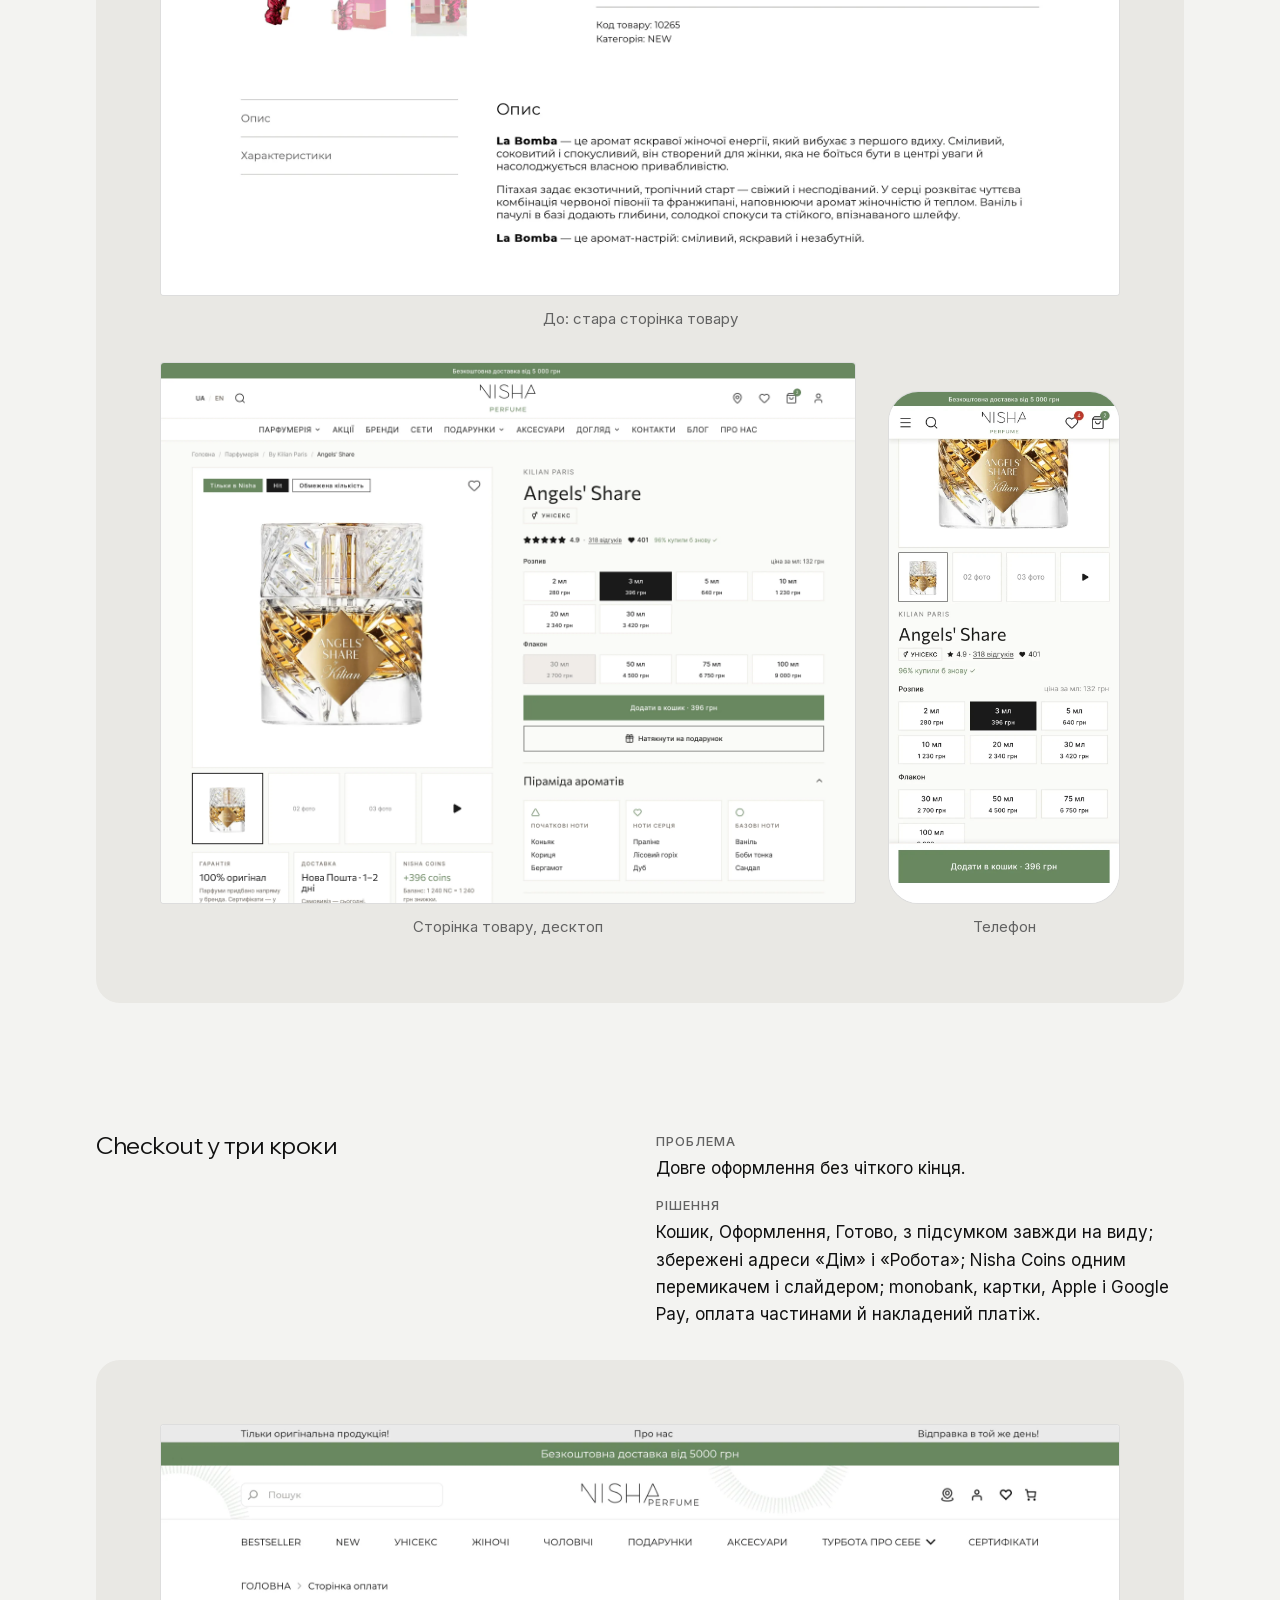
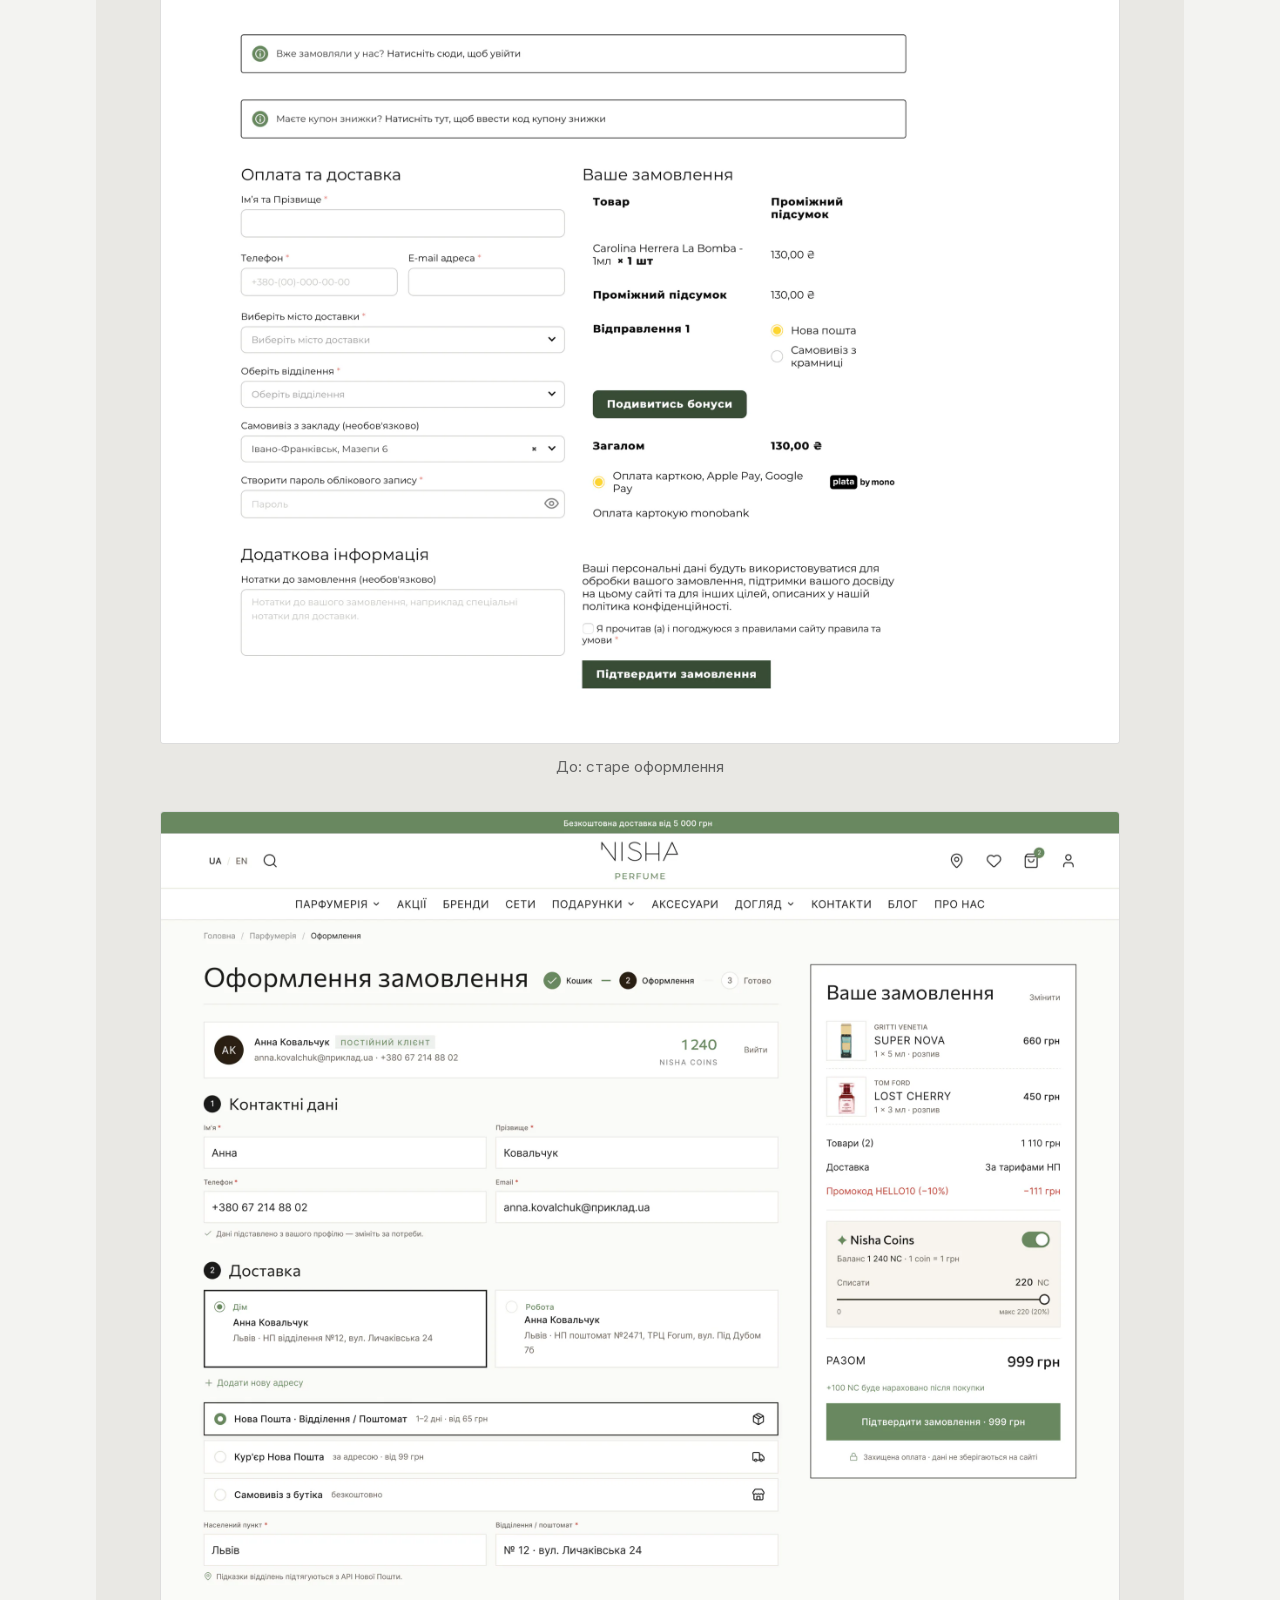
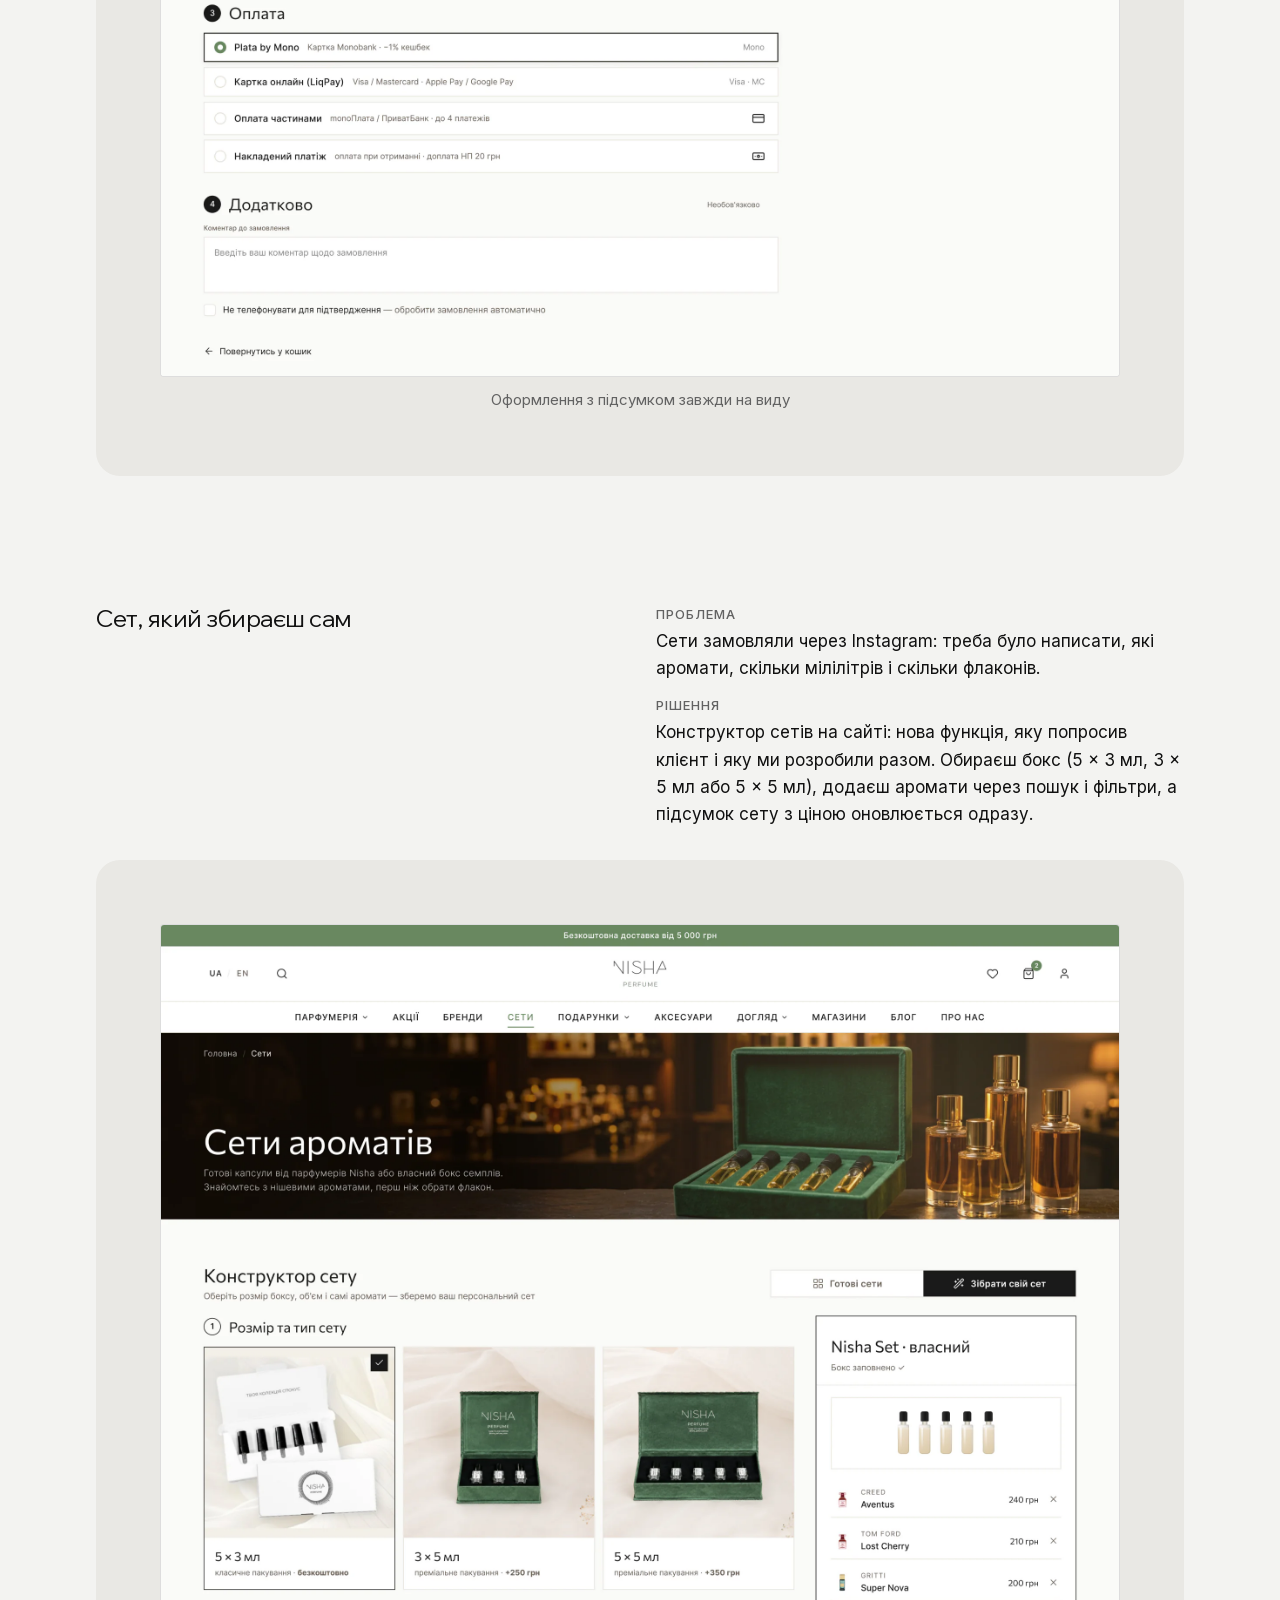
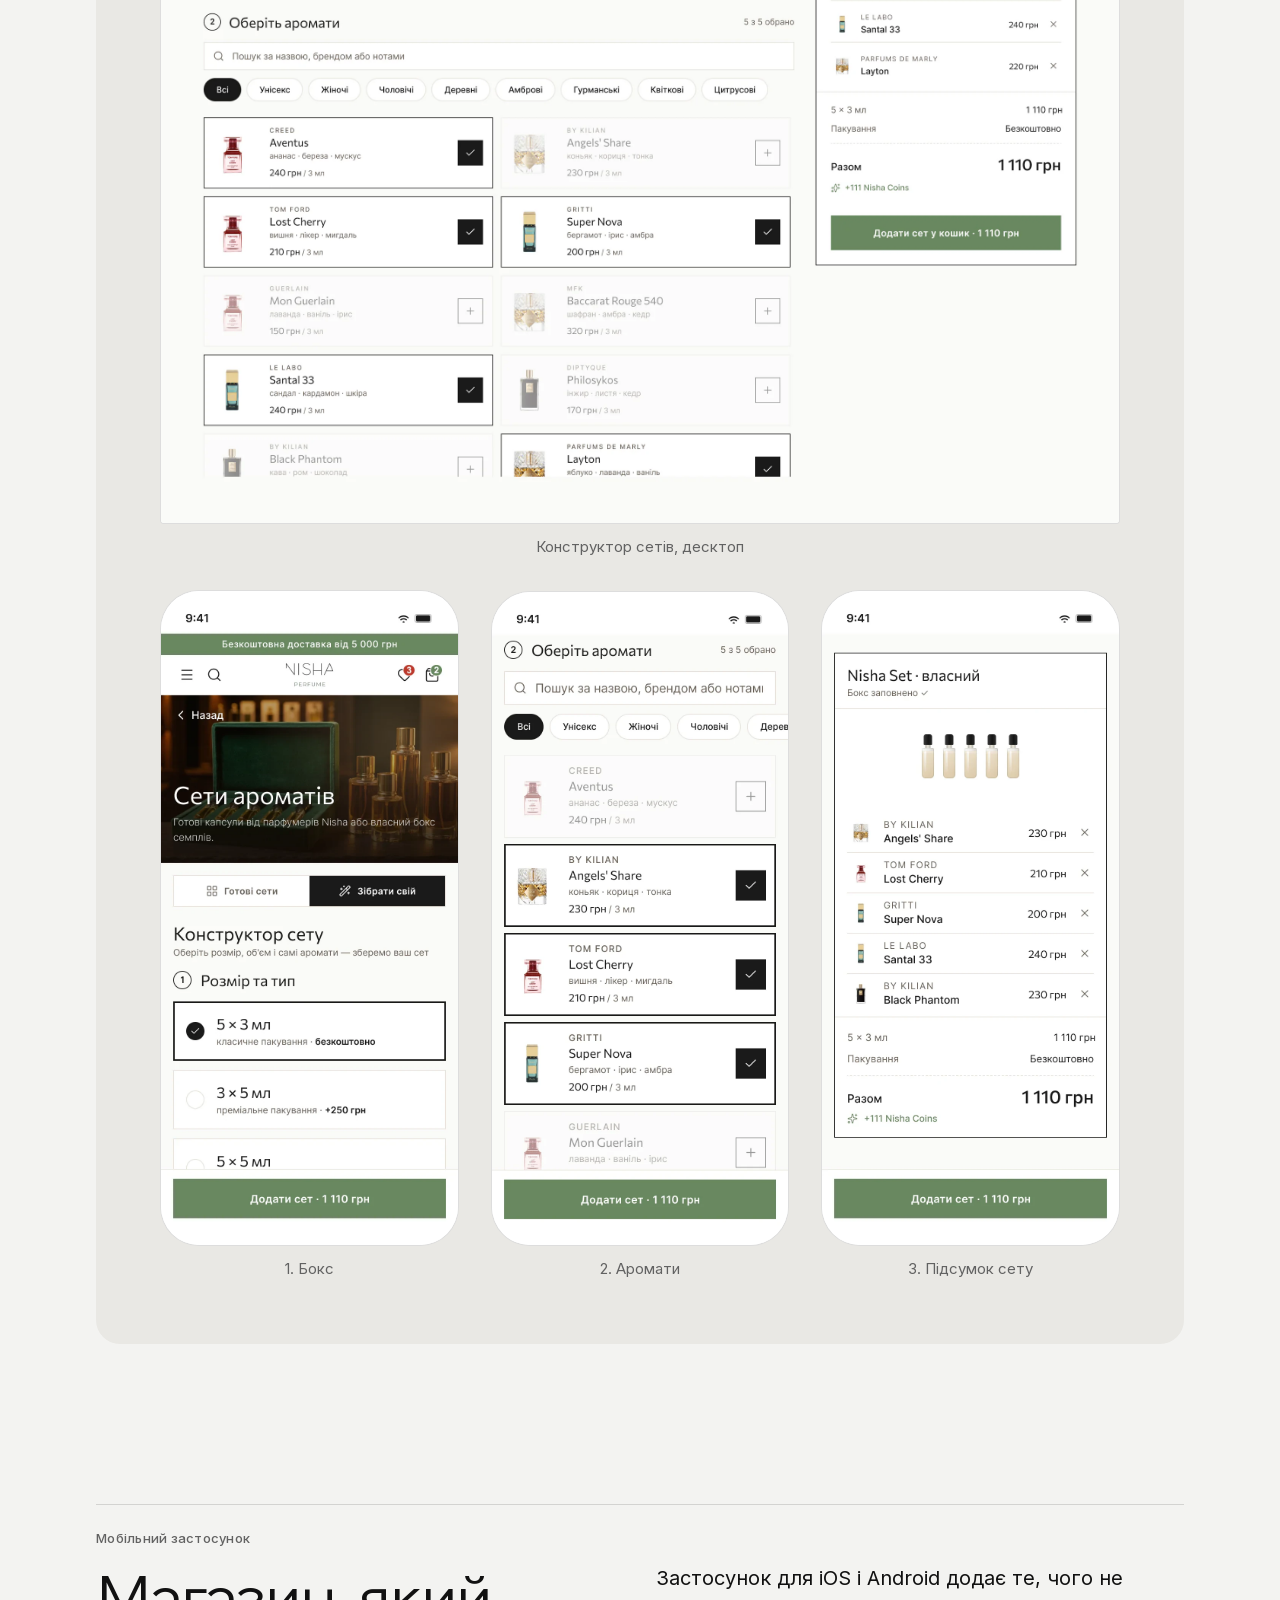
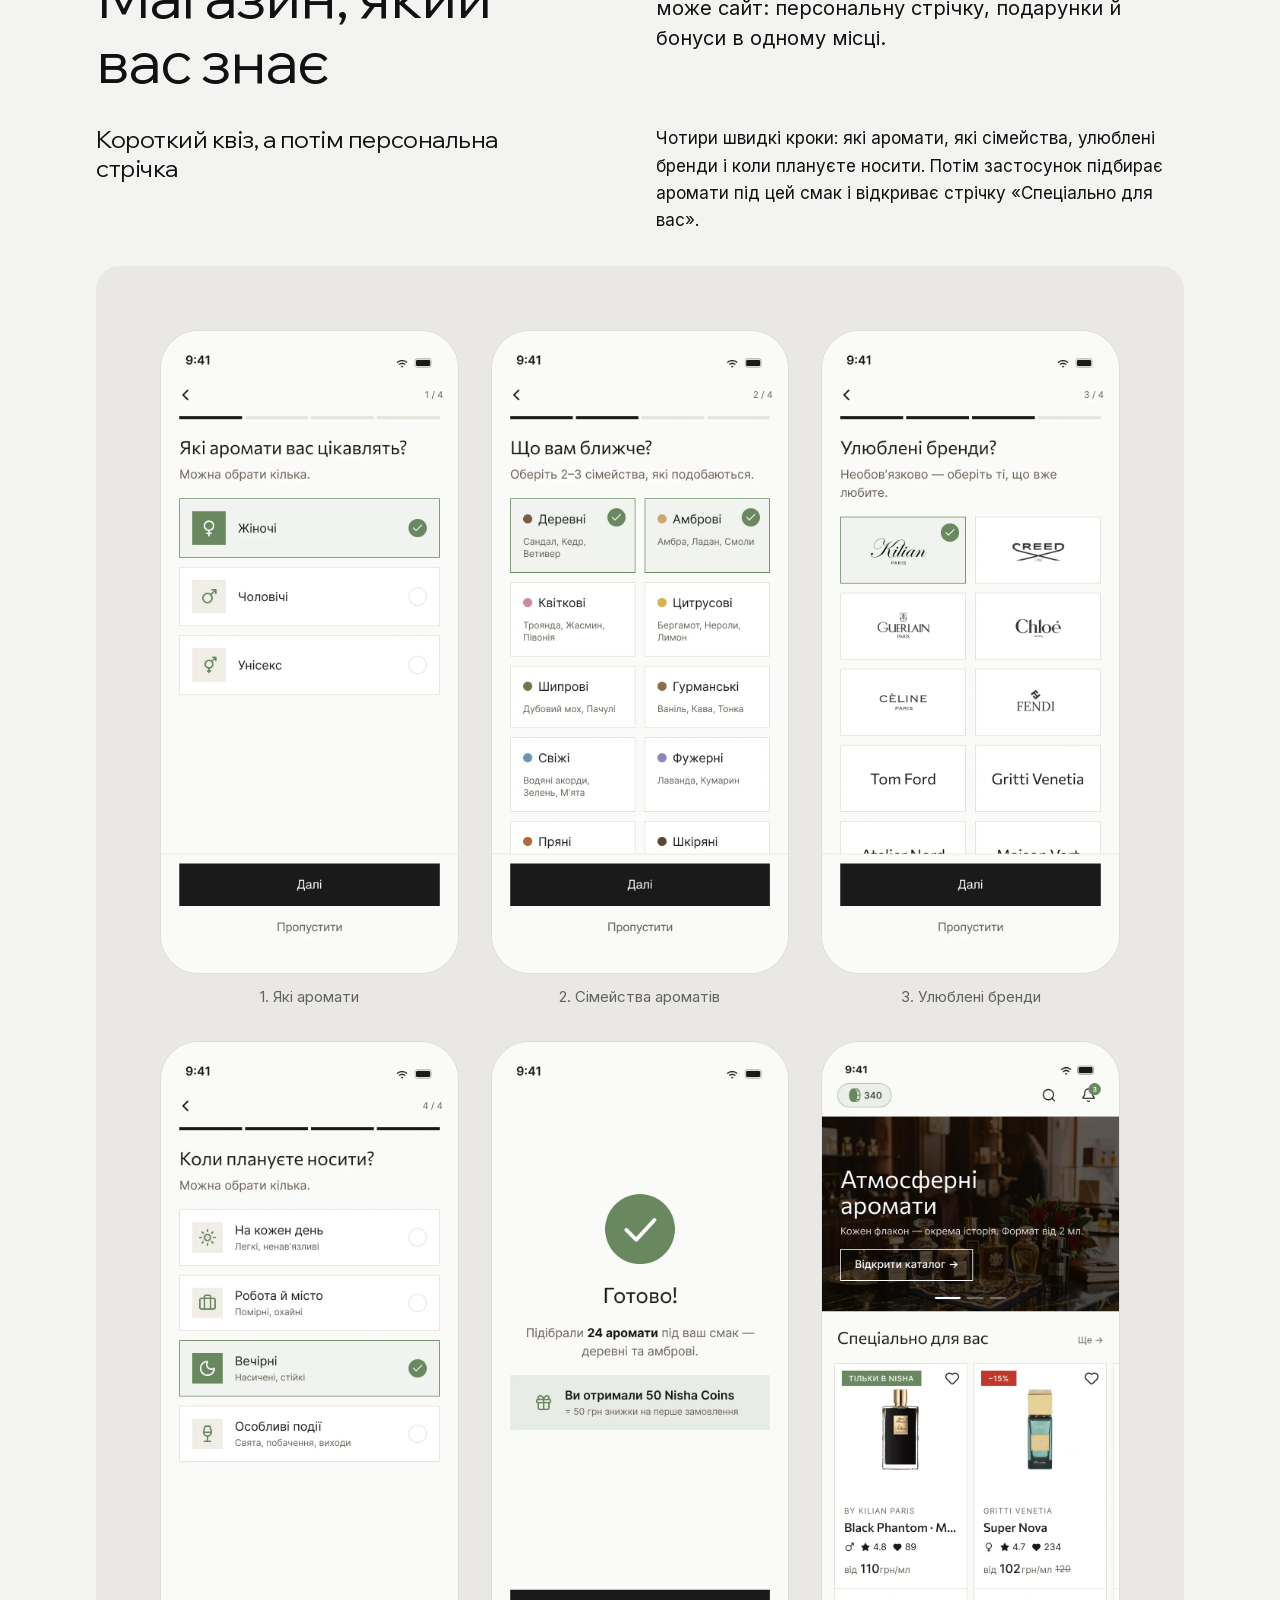
<file: uk/cases/nisha-perfume.html>
<!doctype html>
<html lang="uk">
<head>
  <meta charset="utf-8">
  <meta name="viewport" content="width=device-width, initial-scale=1">
  <title>Кейс Nisha Perfume · Юлія Лабіш</title>
  <meta name="description" content="Як Юлія Лабіш переробила сайт і застосунок Nisha Perfume навколо того, як люди обирають аромат: об’єм від 2 мл, зручні фільтри, зрозуміла сторінка товару, checkout у 3 кроки й одна дизайн-система.">
  <link rel="canonical" href="https://yuliialabish.com/uk/cases/nisha-perfume.html">
  <link rel="alternate" hreflang="en" href="https://yuliialabish.com/cases/nisha-perfume.html">
  <link rel="alternate" hreflang="uk" href="https://yuliialabish.com/uk/cases/nisha-perfume.html">
  <link rel="alternate" hreflang="x-default" href="https://yuliialabish.com/cases/nisha-perfume.html">
  <script>
    document.documentElement.classList.add('js');
    // the loading screen plays only on the first visit; later pages and language switches open at once
    try { if (sessionStorage.getItem('yl-instant') || sessionStorage.getItem('yl-loaded')) document.documentElement.classList.add('no-curtain'); } catch (e) {}
    if (window.innerWidth < 768) document.documentElement.classList.add('no-curtain');
    setTimeout(function () {
      var c = document.querySelector('.curtain'); if (c) c.classList.add('is-up');
      document.querySelectorAll('img').forEach(function (i) { if (i.naturalWidth) i.classList.add('is-loaded'); });
    }, 4000);
  </script>
  <link rel="icon" href="../../assets/img/brand/favicon-32.png" sizes="32x32" type="image/png">
  <link rel="apple-touch-icon" href="../../assets/img/brand/apple-touch-icon.png">
  <meta property="og:type" content="article">
  <meta property="og:title" content="Кейс Nisha Perfume · Юлія Лабіш">
  <meta property="og:description" content="Як Юлія Лабіш переробила сайт і застосунок Nisha Perfume навколо того, як люди обирають аромат: об’єм від 2 мл, зручні фільтри, зрозуміла сторінка товару, checkout у 3 кроки й одна дизайн-система.">
  <meta property="og:url" content="https://yuliialabish.com/uk/cases/nisha-perfume.html">
  <meta property="og:image" content="https://yuliialabish.com/assets/img/og/nisha-perfume.jpg">
  <meta property="og:image:width" content="1200">
  <meta property="og:image:height" content="630">
  <meta name="twitter:card" content="summary_large_image">
  <!-- fonts are served from this site: no request to Google -->
  <link rel="preload" href="../../assets/fonts/inter-cyrillic.woff2" as="font" type="font/woff2" crossorigin>
  <link rel="stylesheet" href="../../assets/css/fonts.css">
  <link rel="stylesheet" href="../../assets/css/style.css">
</head>
<body>
  <div class="curtain" aria-hidden="true">
    <div class="curtain__inner"><span>Юлія Лабіш</span><span class="curtain__count">0</span></div>
  </div>

  <a class="skip-link" href="#main">Перейти до змісту</a>

  <header class="site-header">
    <div class="container site-header__inner">
      <button class="menu-toggle" type="button" aria-expanded="false" aria-controls="site-nav" data-open="Меню" data-close="Закрити">
        <span class="menu-toggle__dot" aria-hidden="true"></span><span class="menu-toggle__label">Меню</span>
      </button>
      <nav class="nav" id="site-nav" aria-label="Головне меню">
        <div class="lang" aria-label="Мова">
          <a href="../../cases/nisha-perfume.html" hreflang="en" lang="en" aria-label="English version">EN</a><span aria-current="true">UA</span>
        </div>
        <ul class="nav__list">
          <li><a href="../index.html#work">Кейси</a></li>
          <li><a href="../index.html#about">Про мене</a></li>
          <li><a href="#contact">Контакти</a></li>
        </ul>
      </nav>
      <a class="btn btn--small header-cv" href="../../assets/files/yuliia-labish-cv-ua.pdf" download aria-label="Завантажити резюме (PDF)"><span class="header-cv__full">Завантажити резюме</span><span class="header-cv__short" aria-hidden="true">CV</span><span class="header-cv__arrow" aria-hidden="true">↓</span></a>
    </div>
  </header>

  <main id="main">
    <section class="case-hero" aria-labelledby="case-title">
      <div class="container">
        <div class="case-top">
          <a class="case-back" href="../index.html"><span aria-hidden="true">←</span>На головну</a>
          <a class="case-back case-back--next" href="flamingo-new-homes.html" aria-label="Наступний кейс: Flamingo New Homes">Наступний кейс<span aria-hidden="true">→</span></a>
        </div>
        <p class="label">Кейс · 2026</p>
        <h1 class="case-hero__title" id="case-title">Nisha Perfume</h1>
        <p class="case-hero__lead">Магазин парфумерії, перероблений навколо того, як люди справді обирають аромат: сайт, застосунок для iOS і Android та одна дизайн-система для всього.</p>
        <dl class="case-facts">
          <div><dt>Компанія</dt><dd>CodeGeeks</dd></div>
          <div><dt>Роль</dt><dd>Єдина UX/UI дизайнерка</dd></div>
          <div><dt>Платформи</dt><dd>Сайт, застосунок iOS і Android, дизайн-система</dd></div>
          <div><dt>Статус</dt><dd>Сайт запущено · <a href="https://nishaperfume.com.ua/" target="_blank" rel="noopener">живий сайт<span aria-hidden="true">↗</span></a> · застосунок у розробці</dd></div>
        </dl>
        <div class="case-cover"><picture><source media="(max-width: 767px)" srcset="../../assets/img/cases/nisha-perfume-case-m.webp 744w, ../../assets/img/cases/nisha-perfume-case-m-2x.webp 1488w" sizes="100vw" width="744" height="930"><img src="../../assets/img/cases/nisha-perfume.webp" srcset="../../assets/img/cases/nisha-perfume.webp 1200w, ../../assets/img/cases/nisha-perfume-2x.webp 2400w" sizes="100vw" width="1200" height="750" alt="Сторінка товару Angels' Share у Nisha Perfume на десктопі й телефоні: вибір об'єму від 2 мл, рейтинг і кнопка «Додати в кошик»." fetchpriority="high"></picture></div>
      </div>
    </section>

    <section class="case-sec" aria-labelledby="task-title">
      <div class="container">
      <div class="case-sec__head reveal-up">
        <p class="label">Задача</p>
        <h2 class="case-sec__title" id="task-title">Магазин, який не допомагав обрати</h2>
        <p class="case-sec__intro case-text">Nisha Perfume продає оригінальну і нішеву парфумерію в Україні, повними флаконами і на розлив. Замовник прийшов з уже наявними сайтом і застосунком і хотів покращити їх і з боку UX, і з боку UI.</p>
      </div>
        <div class="case-sec__body reveal-up">
          <p class="case-text">Старий магазин виглядав шаблонно і не допомагав обрати аромат:</p>
          <ul class="case-points">
            <li>банери в різних стилях, без одного чіткого повідомлення;</li>
            <li>картки товару лише з назвою і ціною;</li>
            <li>продаж на розлив, сильна сторона магазину, був прихований;</li>
            <li>Instagram-блок займав головне місце на головній.</li>
          </ul>
        </div>
        <div class="shots shots--two reveal-up">
          <figure class="shot"><img src="../../assets/img/cases/nisha/before-home.webp" width="1590" height="751" alt="Стара головна Nisha: зелений банер в іншому стилі, ніж решта сторінки." loading="lazy"><figcaption>Стара головна</figcaption></figure>
          <figure class="shot"><img src="../../assets/img/cases/nisha/before-catalog.webp" width="1590" height="751" alt="Старий каталог Nisha: картки лише з фото, назвою і ціною." loading="lazy"><figcaption>Старий каталог: лише назва і ціна</figcaption></figure>
        </div>
      </div>
    </section>

    <section class="case-sec" aria-labelledby="how-title">
      <div class="container">
      <div class="case-sec__head reveal-up">
        <p class="label">Як я працювала</p>
        <h2 class="case-sec__title" id="how-title">Від дизайн-сесій до передачі в розробку</h2>
        <p class="case-sec__intro case-text">Я була єдиною дизайнеркою на проєкті й працювала в повноцінній команді з розробниками, QA і проєкт-менеджером.</p>
      </div>
        <ol class="case-steps case-sec__body reveal-up">
          <li>Дизайн-сесії з клієнтом: обговорювали проблеми й ідеї.</li>
          <li>Аналіз конкурентів на ринку України, щоб розв’язати бізнес-проблеми клієнта і подивитися, як працюють інші.</li>
          <li>Інформаційна архітектура, погоджена з клієнтом до початку дизайну.</li>
          <li>UX-аудит старого сайту і застосунку.</li>
          <li>User flows, wireframes, UI і прототипи у Figma і Claude Design.</li>
          <li>Передача в розробку і перевірка, що збірка відповідає дизайну.</li>
        </ol>
      </div>
    </section>

    <section class="case-sec" aria-labelledby="dec-title">
      <div class="container">
        <div class="case-sec__head reveal-up">
          <p class="label">Ключові рішення</p>
          <h2 class="case-sec__title" id="dec-title">Що змінилося і чому</h2>
        </div>
        <div class="case-sec__body">
        <article class="decision reveal-up">
          <h3 class="decision__title">Одне чітке повідомлення на головній</h3>
          <div class="decision__body">
            <p><span class="decision__tag">Проблема</span>На головній не було фокусу: банери в різних стилях і Instagram-блок на головному місці.</p>
            <p><span class="decision__tag">Рішення</span>Одне повідомлення в hero: спробуй будь-який аромат з малого об’єму; топ-бренди і «Новинки та хіти» одразу після нього; темні теплі банери з одним зеленим акцентом.</p>
          </div>
          <div class="shots shots--desk-phone">
            <figure class="shot"><img src="../../assets/img/cases/nisha/home-desktop.webp" width="1440" height="1500" alt="Нова головна Nisha на десктопі: темний hero «Атмосферні аромати», топ-бренди й новинки." loading="lazy"><figcaption>Головна, десктоп</figcaption></figure>
            <figure class="shot shot--phone"><img src="../../assets/img/cases/nisha/home-mobile.webp" width="390" height="813" alt="Нова головна Nisha на телефоні з тим самим темним hero." loading="lazy"><figcaption>Телефон</figcaption></figure>
          </div>
        </article>

        <article class="decision reveal-up">
          <h3 class="decision__title">Вибір об’єму просто в каталозі</h3>
          <div class="decision__body">
            <p><span class="decision__tag">Проблема</span>Продаж на розлив був прихований, картки показували лише назву і ціну.</p>
            <p><span class="decision__tag">Рішення</span>Вибір об’єму від 2 мл просто в картці каталогу, разом із ціною за мл, рейтингом, відгуками, обраним і гендерним тегом в одному блоці. Картка має три стани: звичайний, наведення і вибраний об’єм.</p>
          </div>
          <div class="shots shots--row">
            <figure class="shot shot--tall shot--bare"><img src="../../assets/img/cases/nisha/card-default.webp" width="410" height="722" alt="Картка товару у звичайному стані: флакон, бренд, рейтинг і вибір об’єму від 2 мл." loading="lazy"><figcaption>Звичайний стан</figcaption></figure>
            <figure class="shot shot--tall shot--bare"><img src="../../assets/img/cases/nisha/card-hover.webp" width="410" height="722" alt="Картка товару при наведенні з кнопкою «Обрати об’єм»." loading="lazy"><figcaption>Наведення</figcaption></figure>
            <figure class="shot shot--tall shot--bare"><img src="../../assets/img/cases/nisha/card-selected.webp" width="410" height="722" alt="Картка товару з вибраним об’ємом 5 мл і ціною на кнопці." loading="lazy"><figcaption>Вибраний об’єм</figcaption></figure>
          </div>
        </article>

        <article class="decision reveal-up">
          <h3 class="decision__title">Фільтри, як люди справді шукають</h3>
          <div class="decision__body">
            <p><span class="decision__tag">Проблема</span>Сім закритих випадних списків: щоб побачити варіанти, кожен треба було відкрити.</p>
            <p><span class="decision__tag">Рішення</span>Індекс брендів A–Z і улюблені бренди; чіпи для статі, об’єму, типу аромату, концентрації і сезону; включення і виключення нот (верхні, серця, базові); діапазон ціни за мл.</p>
          </div>
          <div class="shots shots--row">
            <figure class="shot shot--tall"><img src="../../assets/img/cases/nisha/filters-before.webp" width="532" height="1052" alt="Старі фільтри: довгий закритий список брендів і ще кілька випадних списків під ним." loading="lazy"><figcaption>До: закриті списки</figcaption></figure>
            <figure class="shot shot--phone shot--tall"><img src="../../assets/img/cases/nisha/filters-after-1.webp" width="390" height="866" alt="Нові фільтри на телефоні: індекс брендів A–Z, улюблені бренди і короткий список брендів." loading="lazy"><figcaption>Після: бренди A–Z і улюблені</figcaption></figure>
            <figure class="shot shot--phone shot--tall"><img src="../../assets/img/cases/nisha/filters-after-2.webp" width="390" height="866" alt="Нові фільтри на телефоні: інгредієнти, які кожним дотиком перемикаються між «додати», «виключити» і нейтральним станом." loading="lazy"><figcaption>Після: додати або виключити ноти</figcaption></figure>
          </div>
        </article>

        <article class="decision reveal-up">
          <h3 class="decision__title">Сторінка товару, що пояснює аромат</h3>
          <div class="decision__body">
            <p><span class="decision__tag">Проблема</span>Перед покупкою було незрозуміло, як пахне парфум і скільки тримається.</p>
            <p><span class="decision__tag">Рішення</span>Піраміда нот простими словами, шкали стійкості й шлейфу, «96% купили б знову», відгуки з об’ємом покупки і закріплена кнопка покупки на телефоні.</p>
          </div>
          <div class="shots shots--desk-phone">
            <figure class="shot shot--before"><img src="../../assets/img/cases/nisha/before-product.webp" width="1100" height="932" alt="Стара сторінка товару Nisha: фото, ціна за мл, кнопки об’єму від 3 до 30 мл і кнопка «Купити», нижче простий опис." loading="lazy"><figcaption>До: стара сторінка товару</figcaption></figure>
            <figure class="shot"><img src="../../assets/img/cases/nisha/product-desktop.webp" width="1440" height="1120" alt="Сторінка товару Angels' Share на десктопі: об’єми, ціна за мл, кнопка «Додати в кошик» і піраміда нот." loading="lazy"><figcaption>Сторінка товару, десктоп</figcaption></figure>
            <figure class="shot shot--phone"><img src="../../assets/img/cases/nisha/product-mobile.webp" width="390" height="866" alt="Сторінка товару Angels' Share на телефоні: вибір об’єму з обраними 3 мл і закріплена кнопка «Додати в кошик»." loading="lazy"><figcaption>Телефон</figcaption></figure>
          </div>
        </article>

        <article class="decision reveal-up">
          <h3 class="decision__title">Checkout у три кроки</h3>
          <div class="decision__body">
            <p><span class="decision__tag">Проблема</span>Довге оформлення без чіткого кінця.</p>
            <p><span class="decision__tag">Рішення</span>Кошик, Оформлення, Готово, з підсумком завжди на виду; збережені адреси «Дім» і «Робота»; Nisha Coins одним перемикачем і слайдером; monobank, картки, Apple і Google Pay, оплата частинами й накладений платіж.</p>
          </div>
          <div class="shots">
            <figure class="shot shot--before"><img src="../../assets/img/cases/nisha/before-checkout.webp" width="1100" height="1054" alt="Старе оформлення замовлення Nisha: одна довга форма з ім’ям, телефоном, email, містом і відділенням та короткий підсумок збоку." loading="lazy"><figcaption>До: старе оформлення</figcaption></figure>
            <figure class="shot"><img src="../../assets/img/cases/nisha/checkout.webp" width="1100" height="1337" alt="Оформлення замовлення для залогіненого покупця: контакти, збережені адреси, доставка, оплата і підсумок замовлення з Nisha Coins." loading="lazy"><figcaption>Оформлення з підсумком завжди на виду</figcaption></figure>
          </div>
        </article>

        <article class="decision reveal-up">
          <h3 class="decision__title">Сет, який збираєш сам</h3>
          <div class="decision__body">
            <p><span class="decision__tag">Проблема</span>Сети замовляли через Instagram: треба було написати, які аромати, скільки мілілітрів і скільки флаконів.</p>
            <p><span class="decision__tag">Рішення</span>Конструктор сетів на сайті: нова функція, яку попросив клієнт і яку ми розробили разом. Обираєш бокс (5 × 3 мл, 3 × 5 мл або 5 × 5 мл), додаєш аромати через пошук і фільтри, а підсумок сету з ціною оновлюється одразу.</p>
          </div>
          <div class="shots shots--desk-phones">
            <figure class="shot"><img src="../../assets/img/cases/nisha/set-builder.webp" width="1100" height="1375" alt="Конструктор сетів на десктопі: три варіанти бокса з фото, список ароматів із пошуком і фільтрами та підсумок сету з п’ятьма ароматами й ціною." loading="lazy"><figcaption>Конструктор сетів, десктоп</figcaption></figure>
            <div class="shots__phones">
              <figure class="shot shot--phone"><img src="../../assets/img/cases/nisha/set-builder-m1.webp" width="390" height="859" alt="Конструктор сетів на телефоні, крок 1: розмір і тип бокса, закріплена кнопка «Додати сет» з ціною." loading="lazy"><figcaption>1. Бокс</figcaption></figure>
              <figure class="shot shot--phone"><img src="../../assets/img/cases/nisha/set-builder-m2.webp" width="390" height="858" alt="Конструктор сетів на телефоні, крок 2: пошук ароматів, чіпи-фільтри і список із позначеними ароматами." loading="lazy"><figcaption>2. Аромати</figcaption></figure>
              <figure class="shot shot--phone"><img src="../../assets/img/cases/nisha/set-builder-m3.webp" width="390" height="859" alt="Конструктор сетів на телефоні: підсумок сету з п’ятьма ароматами, пакуванням і ціною." loading="lazy"><figcaption>3. Підсумок сету</figcaption></figure>
            </div>
          </div>
        </article>
        </div>
      </div>
    </section>

    <section class="case-sec" aria-labelledby="app-title">
      <div class="container">
      <div class="case-sec__head reveal-up">
        <p class="label">Мобільний застосунок</p>
        <h2 class="case-sec__title" id="app-title">Магазин, який вас знає</h2>
        <p class="case-sec__intro case-text">Застосунок для iOS і Android додає те, чого не може сайт: персональну стрічку, подарунки й бонуси в одному місці.</p>
      </div>
        <div class="case-sec__body">
        <article class="decision reveal-up">
          <h3 class="decision__title">Короткий квіз, а потім персональна стрічка</h3>
          <div class="decision__body">
            <p>Чотири швидкі кроки: які аромати, які сімейства, улюблені бренди і коли плануєте носити. Потім застосунок підбирає аромати під цей смак і відкриває стрічку «Спеціально для вас».</p>
          </div>
          <div class="shots shots--row">
            <figure class="shot shot--phone"><img src="../../assets/img/cases/nisha/quiz-1.webp" width="390" height="844" alt="Крок 1 з 4 квізу: жіночі, чоловічі чи унісекс аромати." loading="lazy"><figcaption>1. Які аромати</figcaption></figure>
            <figure class="shot shot--phone"><img src="../../assets/img/cases/nisha/quiz-2.webp" width="390" height="844" alt="Крок 2 з 4 квізу: сімейства ароматів, як-от деревні й амброві, з прикладами нот." loading="lazy"><figcaption>2. Сімейства ароматів</figcaption></figure>
            <figure class="shot shot--phone"><img src="../../assets/img/cases/nisha/quiz-3.webp" width="390" height="844" alt="Крок 3 з 4 квізу: улюблені бренди у вигляді плиток з логотипами." loading="lazy"><figcaption>3. Улюблені бренди</figcaption></figure>
            <figure class="shot shot--phone"><img src="../../assets/img/cases/nisha/quiz-4.webp" width="390" height="844" alt="Крок 4 з 4 квізу: коли плануєте носити аромат." loading="lazy"><figcaption>4. Коли носити</figcaption></figure>
            <figure class="shot shot--phone"><img src="../../assets/img/cases/nisha/quiz-5.webp" width="390" height="844" alt="Квіз завершено: підібрано 24 аромати під ваш смак і нараховано 50 Nisha Coins у подарунок." loading="lazy"><figcaption>Готово: добірка під ваш смак</figcaption></figure>
            <figure class="shot shot--phone"><img src="../../assets/img/cases/nisha/app-feed.webp" width="390" height="844" alt="Головна застосунку з балансом Nisha Coins угорі і стрічкою «Спеціально для вас»." loading="lazy"><figcaption>Стрічка «Спеціально для вас»</figcaption></figure>
          </div>
        </article>

        <article class="decision reveal-up">
          <h3 class="decision__title">Натякнути на подарунок</h3>
          <div class="decision__body">
            <p>Просто зі сторінки товару можна надіслати натяк партнеру чи другу: кому, email, привід і повідомлення, з прев’ю листа.</p>
          </div>
          <div class="shots shots--row">
            <figure class="shot shot--phone"><img src="../../assets/img/cases/nisha/app-product-hint.webp" width="390" height="850" alt="Сторінка товару Black Phantom у застосунку з вибором об’єму і кнопкою «Натякнути на подарунок»." loading="lazy"><figcaption>Сторінка товару з кнопкою натяку</figcaption></figure>
            <figure class="shot shot--phone"><img src="../../assets/img/cases/nisha/hint-empty.webp" width="390" height="988" alt="Вікно «Натякнути на подарунок» поверх сторінки товару: кому, email, привід, повідомлення і прев’ю листа з іконкою подарунка." loading="lazy"><figcaption>Форма натяку</figcaption></figure>
            <figure class="shot shot--phone"><img src="../../assets/img/cases/nisha/hint-filled.webp" width="390" height="1004" alt="Заповнена форма натяку з прев’ю листа, який отримає людина." loading="lazy"><figcaption>Заповнена, з прев’ю листа</figcaption></figure>
          </div>
        </article>
        </div>
      </div>
    </section>

    <section class="case-sec" aria-labelledby="ds-title">
      <div class="container">
      <div class="case-sec__head reveal-up">
        <p class="label">Дизайн-система</p>
        <h2 class="case-sec__title" id="ds-title">Одна система для web, iOS і Android</h2>
        <p class="case-sec__intro case-text">Я створила її з нуля разом із Claude: один набір токенів і компонентів для сайту та застосунку для iOS і Android.</p>
      </div>
        <div class="case-sec__body">
        <article class="decision reveal-up">
          <h3 class="decision__title">Основа</h3>
          <div class="decision__body">
            <p>Токени кольорів, шрифтів і відступів: зелений акцент на теплих нейтральних кольорах, Commissioner для заголовків і цін, Inter для інтерфейсу, відступи за сіткою 4 px.</p>
          </div>
          <div class="shots">
            <figure class="shot"><img src="../../assets/img/cases/nisha/ds-colors.webp" width="1100" height="494" alt="Кольорові токени Nisha: брендові й семантичні кольори, ієрархія тексту і темні брендові кольори, кожен з hex-значенням." loading="lazy"><figcaption>Кольорові токени</figcaption></figure>
            <figure class="shot"><img src="../../assets/img/cases/nisha/ds-type.webp" width="1100" height="793" alt="Шкала шрифтів Nisha: заголовкові стилі Commissioner і стилі тексту та інтерфейсу Inter, з розмірами й назвами токенів." loading="lazy"><figcaption>Шкала шрифтів</figcaption></figure>
            <figure class="shot"><img src="../../assets/img/cases/nisha/ds-spacing.webp" width="1100" height="370" alt="Шкала відступів за сіткою 4 px від 4 до 64 px і радіуси кутів від 0 до повного заокруглення." loading="lazy"><figcaption>Відступи й радіуси</figcaption></figure>
          </div>
        </article>

        <article class="decision reveal-up">
          <h3 class="decision__title">Кожен компонент у всіх станах</h3>
          <div class="decision__body">
            <p>Компоненти намальовані в усіх станах і розмірах. Вибір об’єму має звичайний стан, наведення, вибраний і недоступний у чотирьох розмірах; фільтр нот має третій стан, «виключити».</p>
          </div>
          <div class="shots shots--states">
            <figure class="shot"><img src="../../assets/img/cases/nisha/ds-volume.webp" width="816" height="426" alt="Компонент вибору об’єму в чотирьох станах (звичайний, наведення, вибраний, недоступний) і чотирьох розмірах." loading="lazy"><figcaption>Вибір об’єму: 4 стани × 4 розміри</figcaption></figure>
            <figure class="shot"><img src="../../assets/img/cases/nisha/ds-checkbox.webp" width="373" height="400" alt="Чекбокс фільтра нот у трьох станах: вимкнений, увімкнений і виключений." loading="lazy"><figcaption>Фільтр нот: вимк., увімк., виключено</figcaption></figure>
          </div>
        </article>

        <article class="decision reveal-up">
          <h3 class="decision__title">Одна система для сайту і застосунку</h3>
          <div class="decision__body">
            <p>Те саме мобільне меню працює у трьох версіях: у застосунку, для гостя на сайті і для залогіненого покупця з його Nisha Coins.</p>
          </div>
          <div class="shots">
            <figure class="shot"><img src="../../assets/img/cases/nisha/ds-drawer.webp" width="1100" height="717" alt="Компонент мобільного меню у трьох версіях: застосунок, гість на сайті і залогінений покупець з балансом Nisha Coins." loading="lazy"><figcaption>Мобільне меню: застосунок, гість, залогінений</figcaption></figure>
          </div>
        </article>

        <article class="decision reveal-up">
          <h3 class="decision__title">Готово для розробників</h3>
          <div class="decision__body">
            <p>Шкали тіней і z-index з чіткими правилами, щоб розробники брали токени, а не «магічні» числа.</p>
          </div>
          <div class="shots shots--two">
            <figure class="shot"><img src="../../assets/img/cases/nisha/ds-shadow.webp" width="600" height="536" alt="Токени тіней для наведення на картки й банери і для випадних меню, зі значеннями і місцями використання." loading="lazy"><figcaption>Токени тіней</figcaption></figure>
            <figure class="shot"><img src="../../assets/img/cases/nisha/ds-zindex.webp" width="600" height="612" alt="Шкала z-index від base до tooltip з кроком 10 і правила для розробників." loading="lazy"><figcaption>Шкала z-index і правила</figcaption></figure>
          </div>
        </article>
        </div>
      </div>
    </section>

    <section class="case-sec" aria-labelledby="status-title">
      <div class="container">
      <div class="case-sec__head reveal-up">
        <p class="label">Статус</p>
        <h2 class="case-sec__title" id="status-title">Сайт запущено</h2>
        <p class="case-sec__intro case-text">Новий сайт запрацював у листопаді 2026. Застосунок команда ще розробляє.</p>
      </div>
        <div class="case-sec__body reveal-up">
          <a class="btn" href="https://nishaperfume.com.ua/" target="_blank" rel="noopener">Відкрити живий сайт<span aria-hidden="true">↗</span></a>
        </div>
      </div>
    </section>

    <nav class="case-next" aria-label="Усі кейси">
      <div class="container case-end">
        <a class="next-card" href="flamingo-new-homes.html">
          <span class="label next-card__label">Наступний кейс</span>
          <span class="next-card__name">Flamingo New Homes</span>
          <span class="next-card__type">Маркетплейс нерухомості · Web, mobile, адмін-панель</span>
          <span class="next-card__arrow" aria-hidden="true">→</span>
        </a>
        <a class="case-back case-end__all" href="../index.html#work"><span aria-hidden="true">←</span>Усі кейси</a>
      </div>
    </nav>
  </main>

  <footer class="site-footer" id="contact">
    <div class="container">
      <div class="footer__head">
        <img class="footer__avatar" src="../../assets/img/photo/yuliia-labish-avatar.jpg" width="144" height="192" alt="" loading="lazy">
        <h2 class="footer__title">Час створити щось особливе <span class="nowrap">разом <span class="footer__heart" aria-hidden="true"></span></span></h2>
      </div>
      <p class="footer__note">Дякую за ваш час. Буду рада поговорити про ваш продукт, команду і те, чим можу допомогти.</p>
      <ul class="contacts">
        <li><a class="btn btn--dark" href="mailto:yuliia.labish@gmail.com">yuliia.labish@gmail.com</a></li>
        <li><a class="btn btn--dark" href="https://t.me/yulia_labish" target="_blank" rel="noopener">Telegram<span aria-hidden="true">↗</span></a></li>
        <li><a class="btn btn--dark" href="https://www.linkedin.com/in/yuliia-labish" target="_blank" rel="noopener">LinkedIn<span aria-hidden="true">↗</span></a></li>
        <li><a class="btn btn--dark" href="../../assets/files/yuliia-labish-cv-ua.pdf" download>Завантажити резюме<span aria-hidden="true">↓</span></a></li>
      </ul>
    </div>
  </footer>

  <a class="float-cta float-cta--with-top" href="#contact">Написати мені</a>
  <button class="to-top" type="button" aria-label="Вгору"><span aria-hidden="true">↑</span></button>
  <div class="cursor" aria-hidden="true">Відкрити</div>

  <script src="../../assets/js/main.js" defer></script>
</body>
</html>
</file>
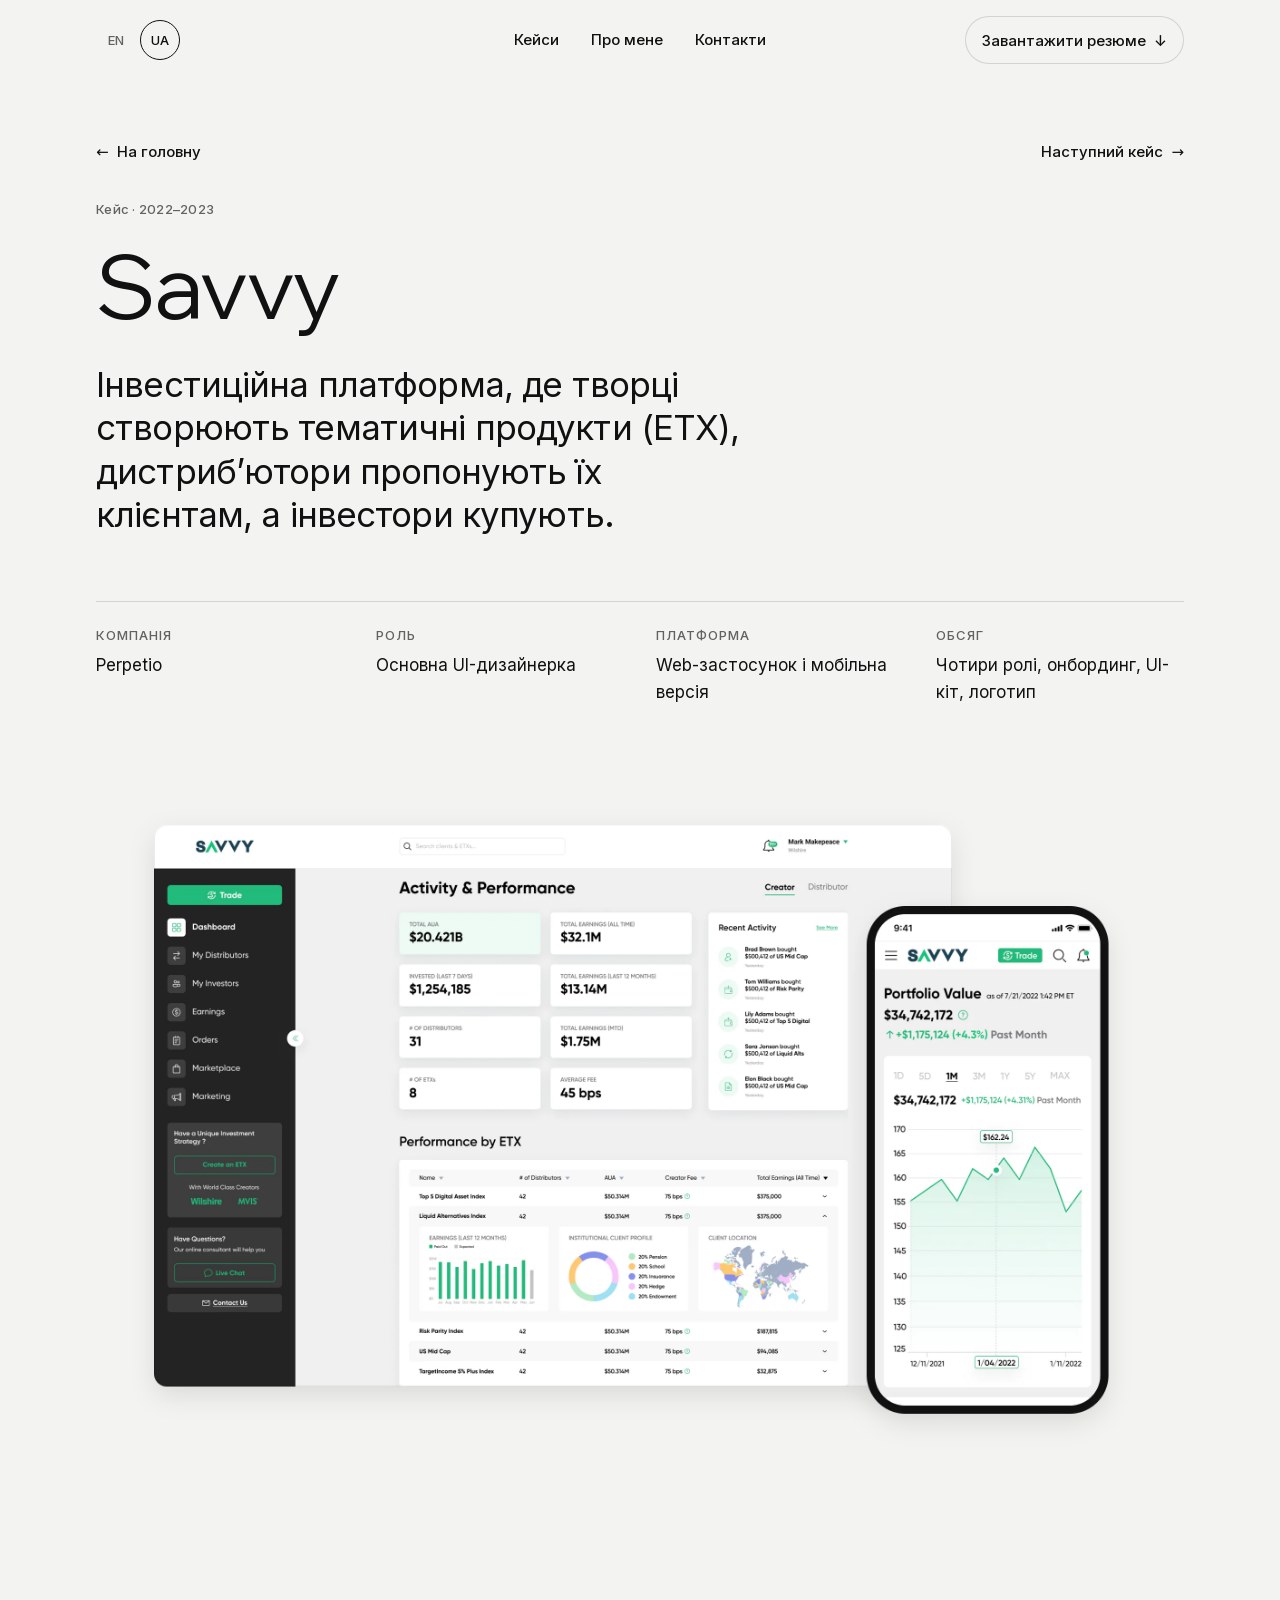
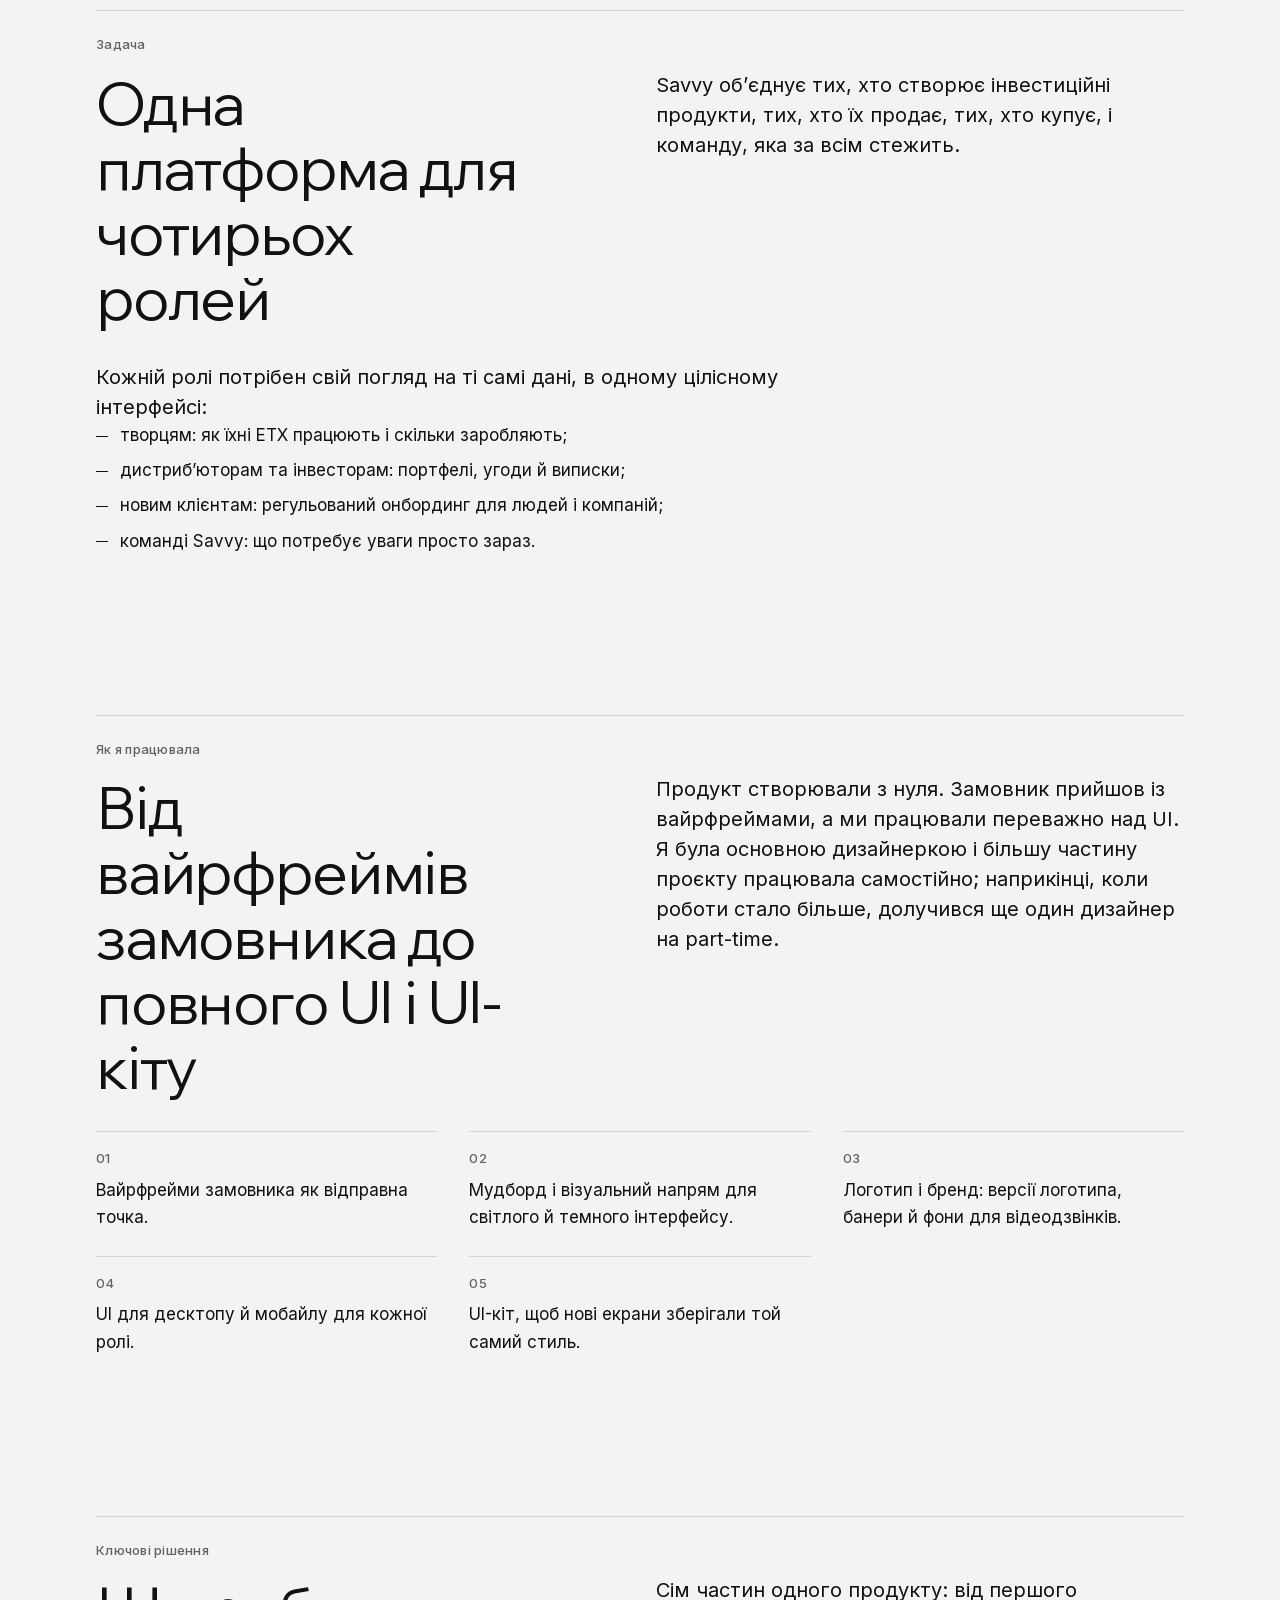
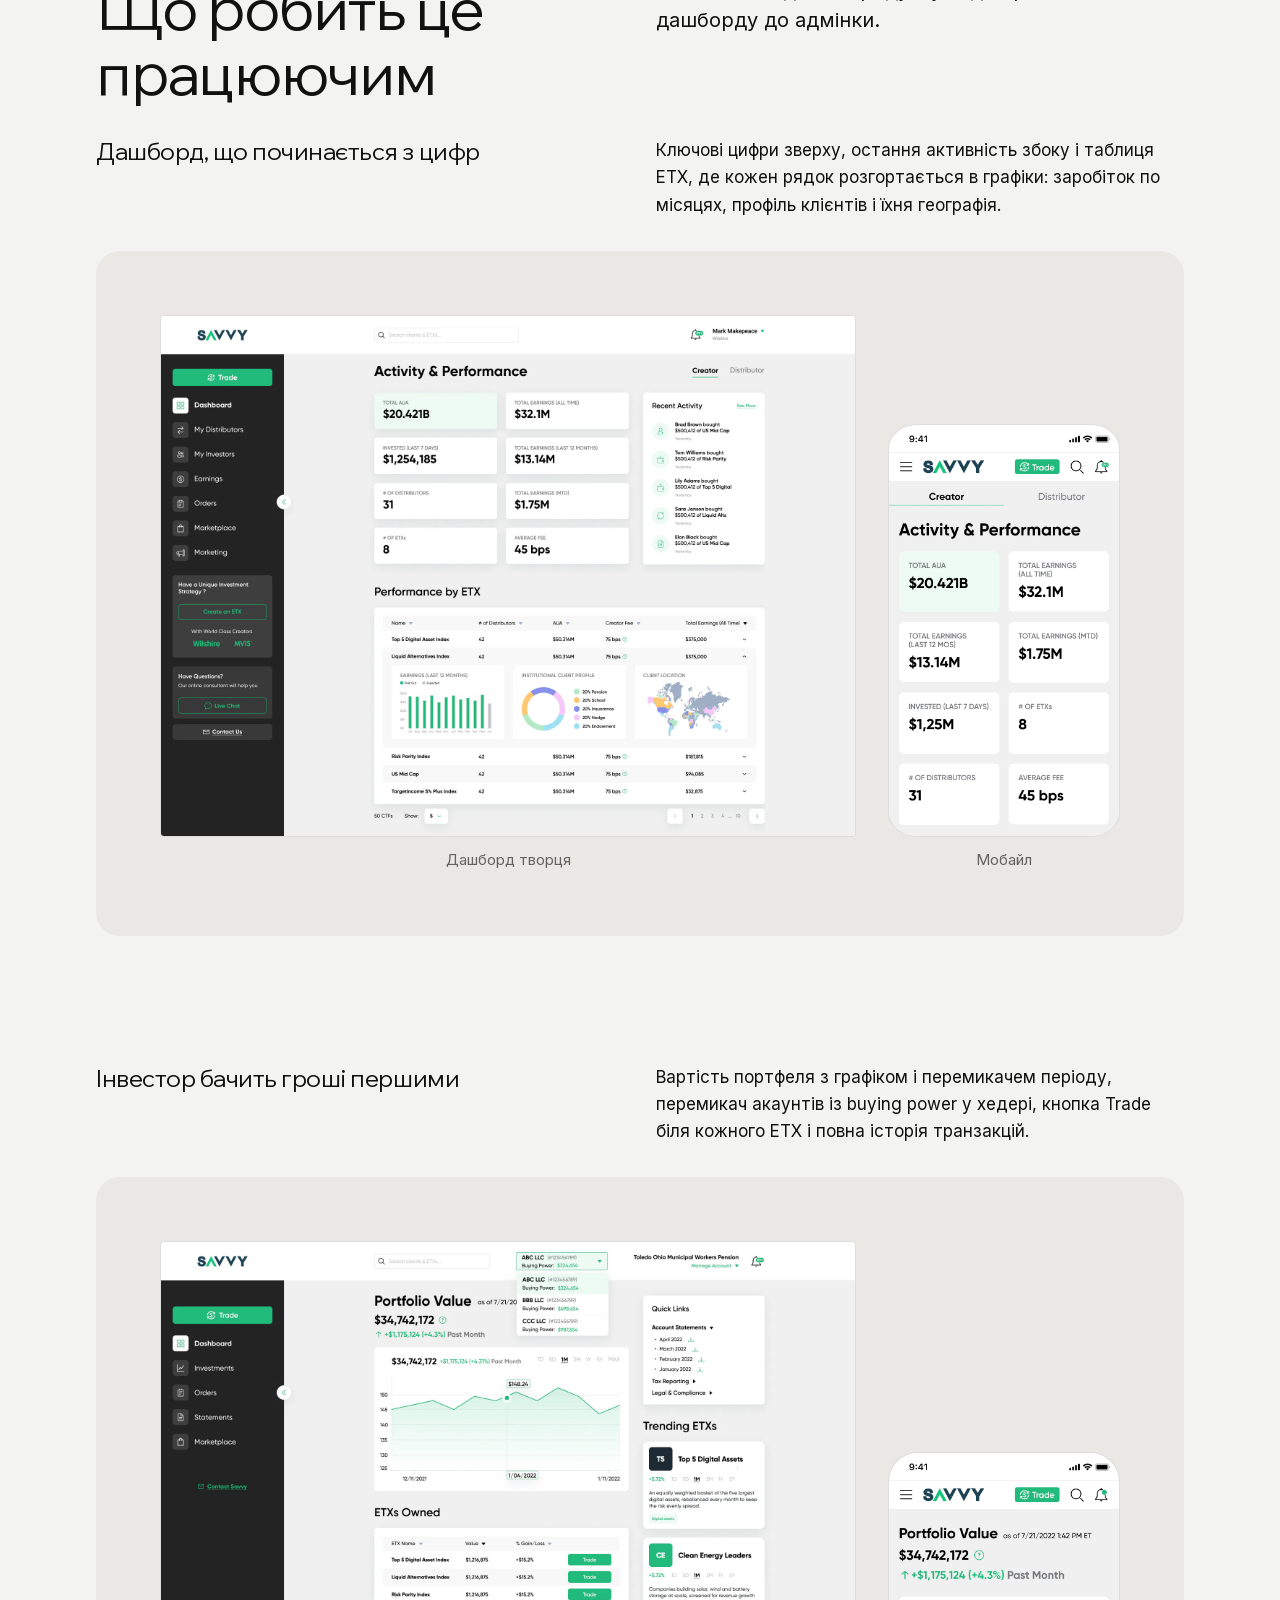
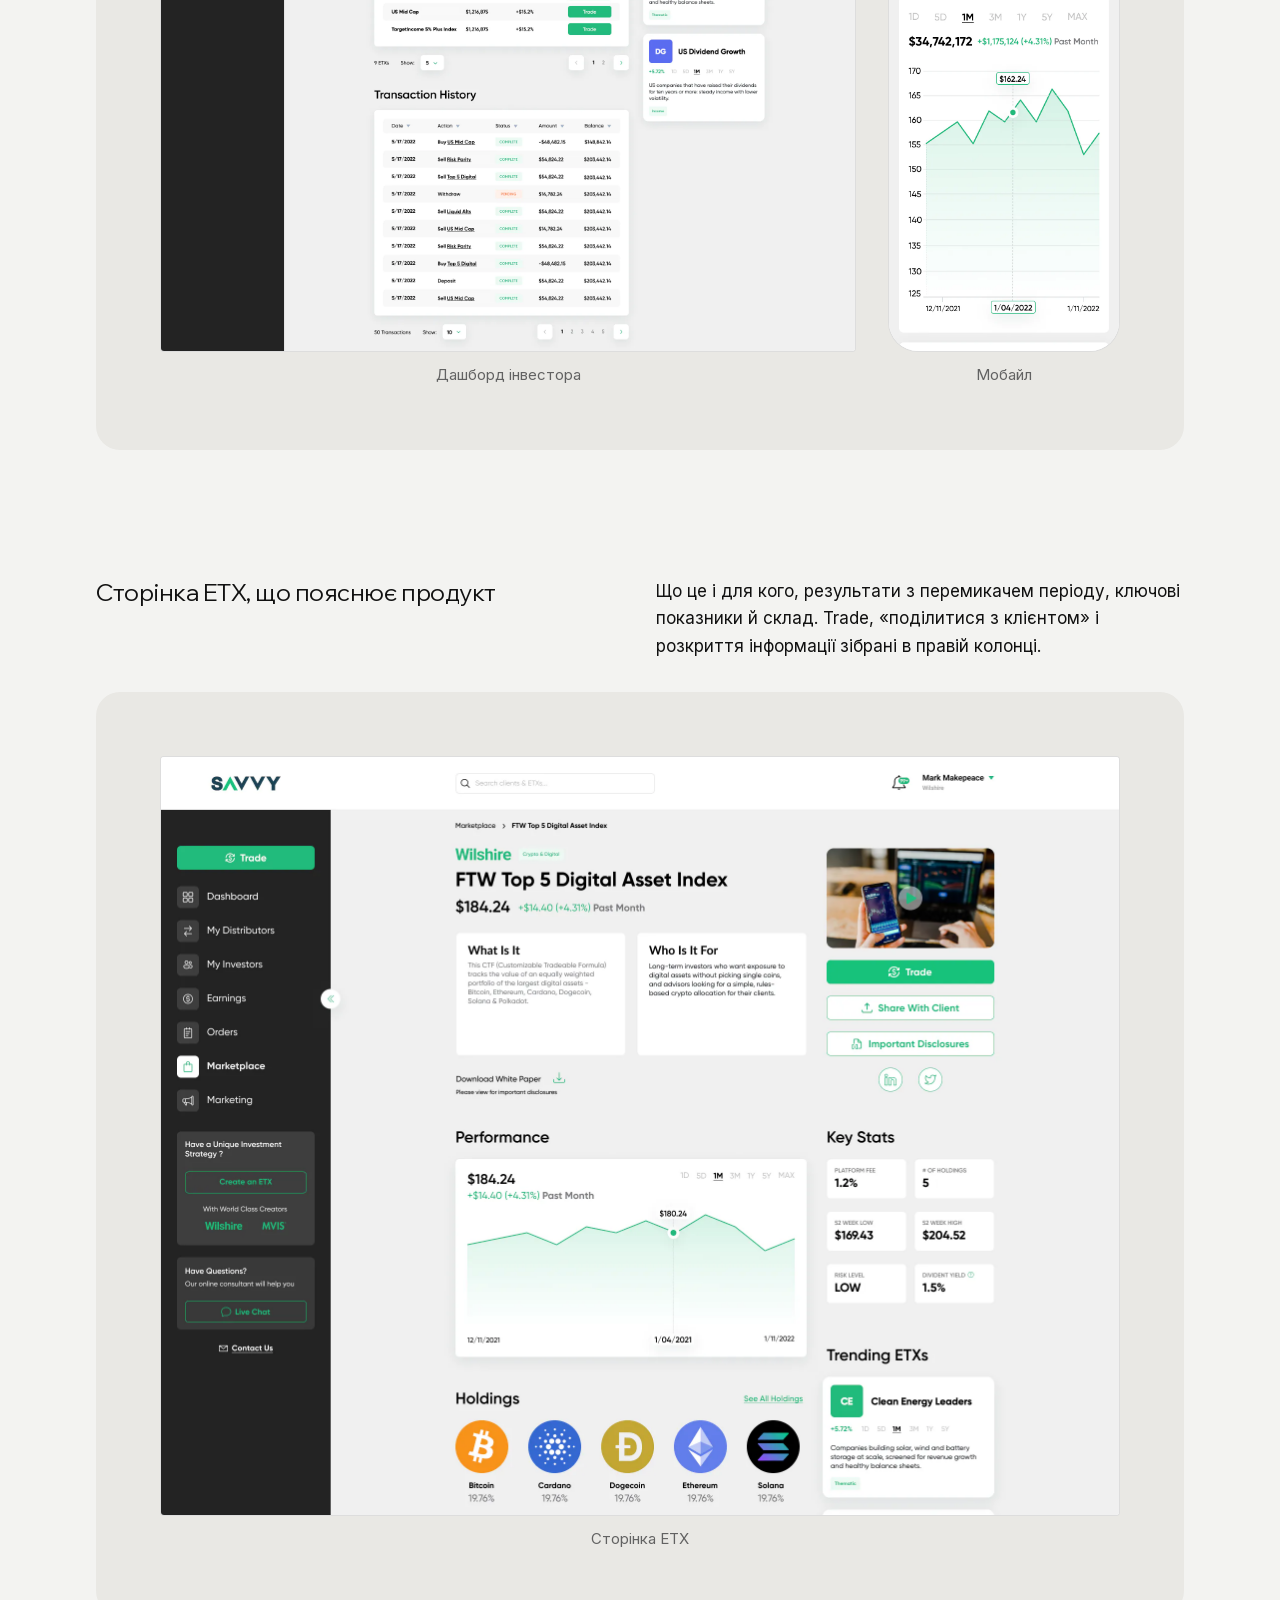
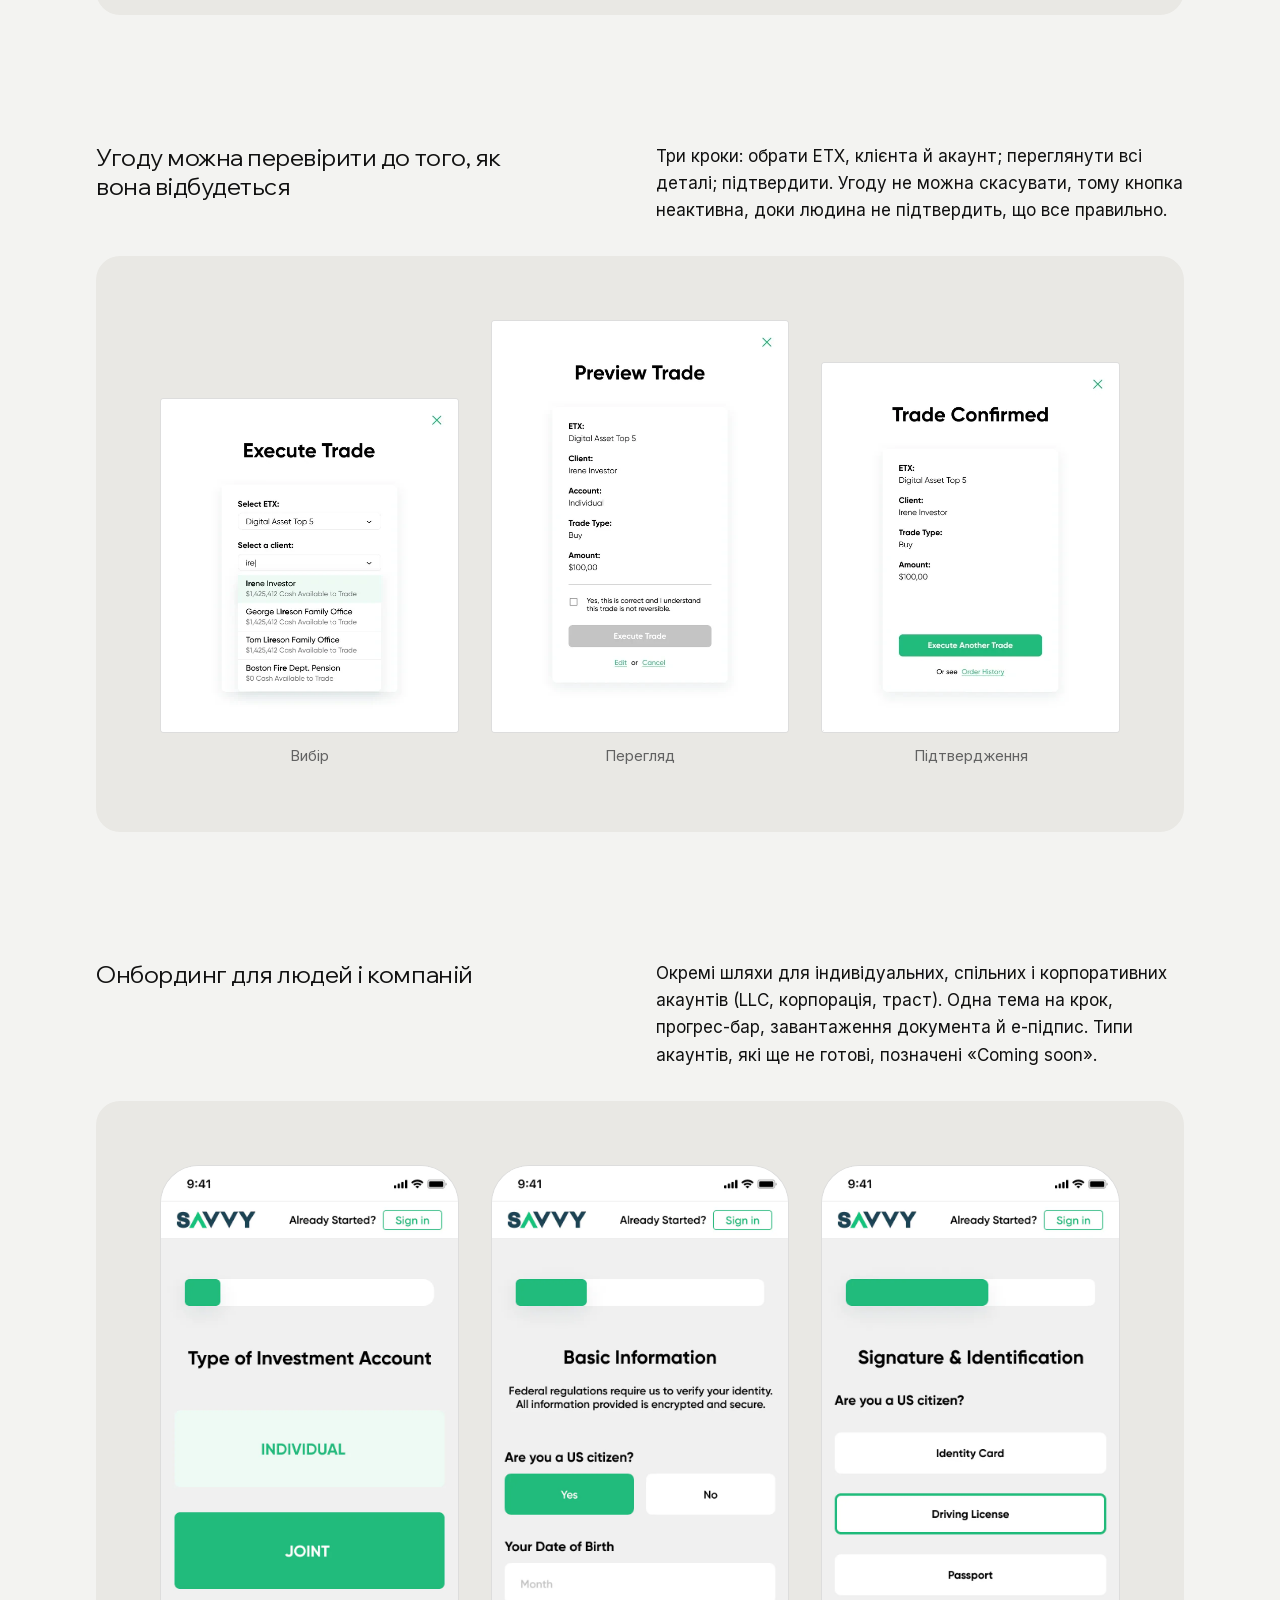
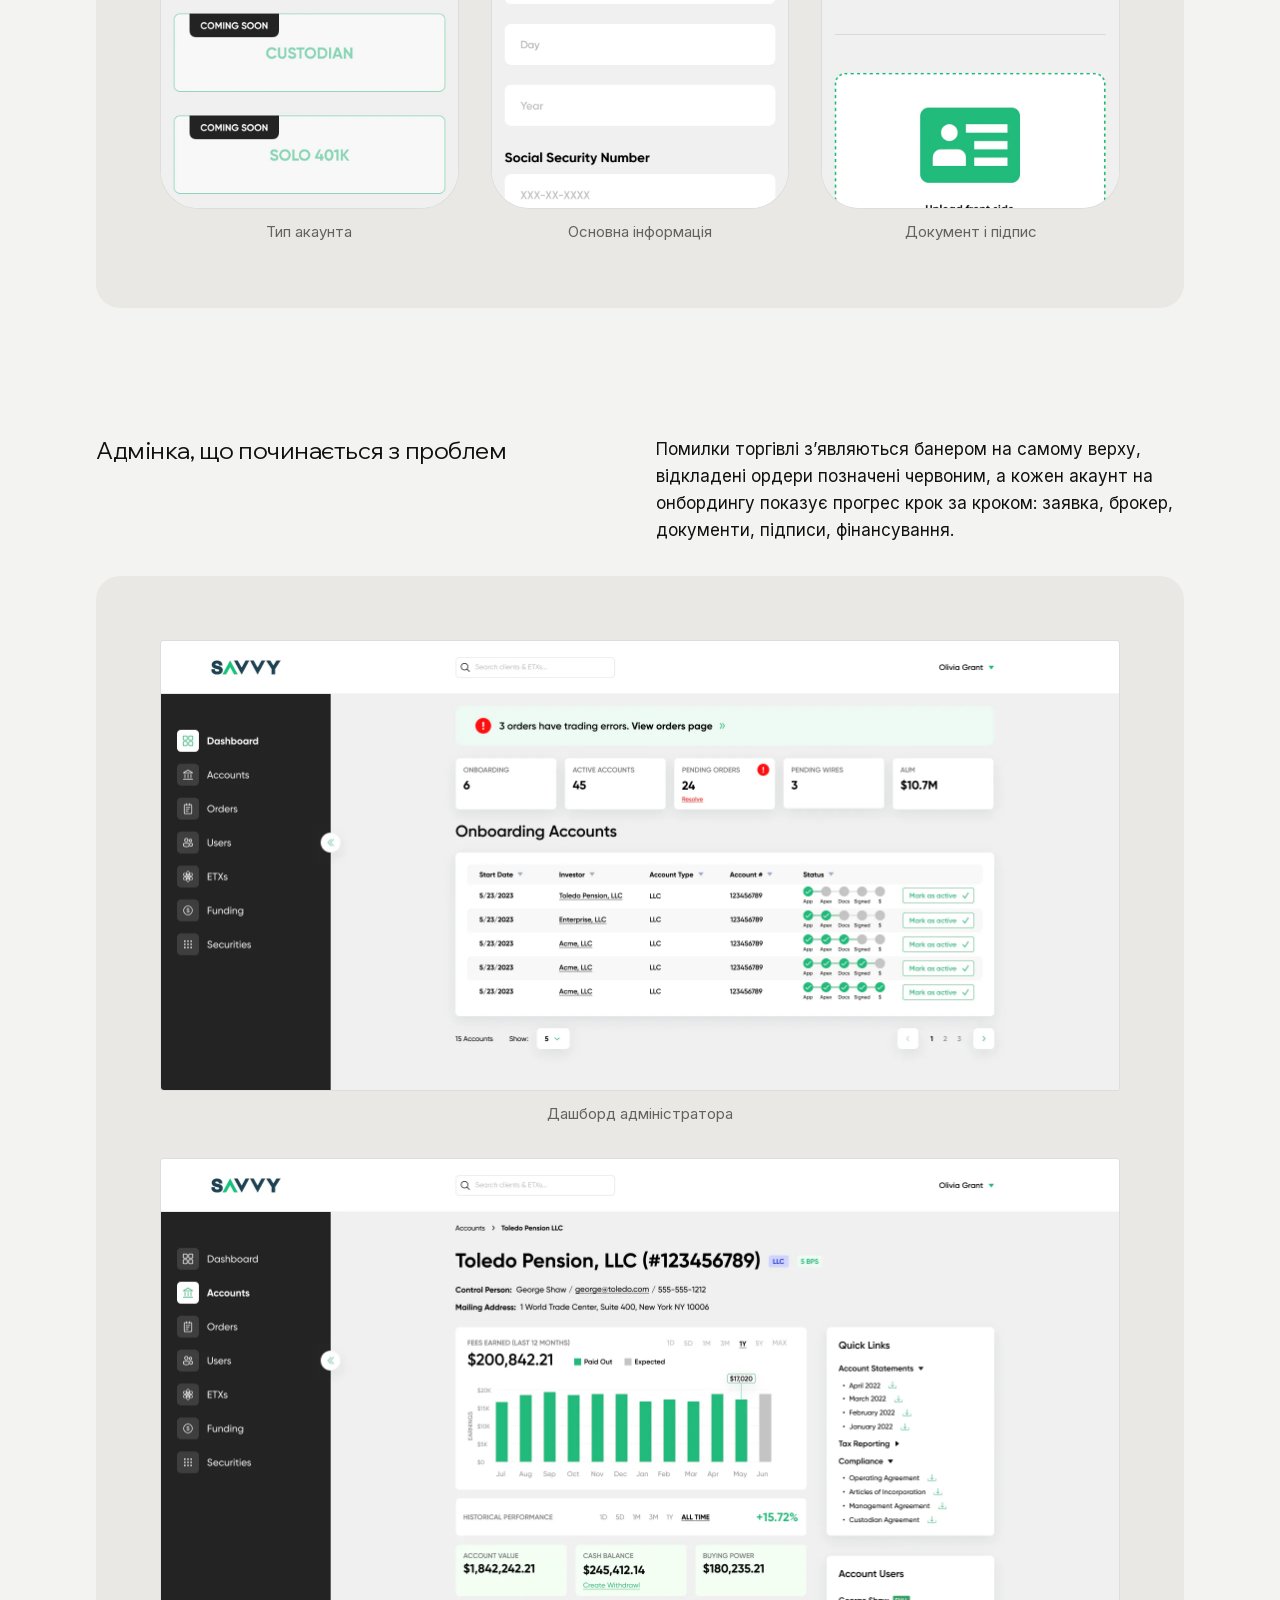
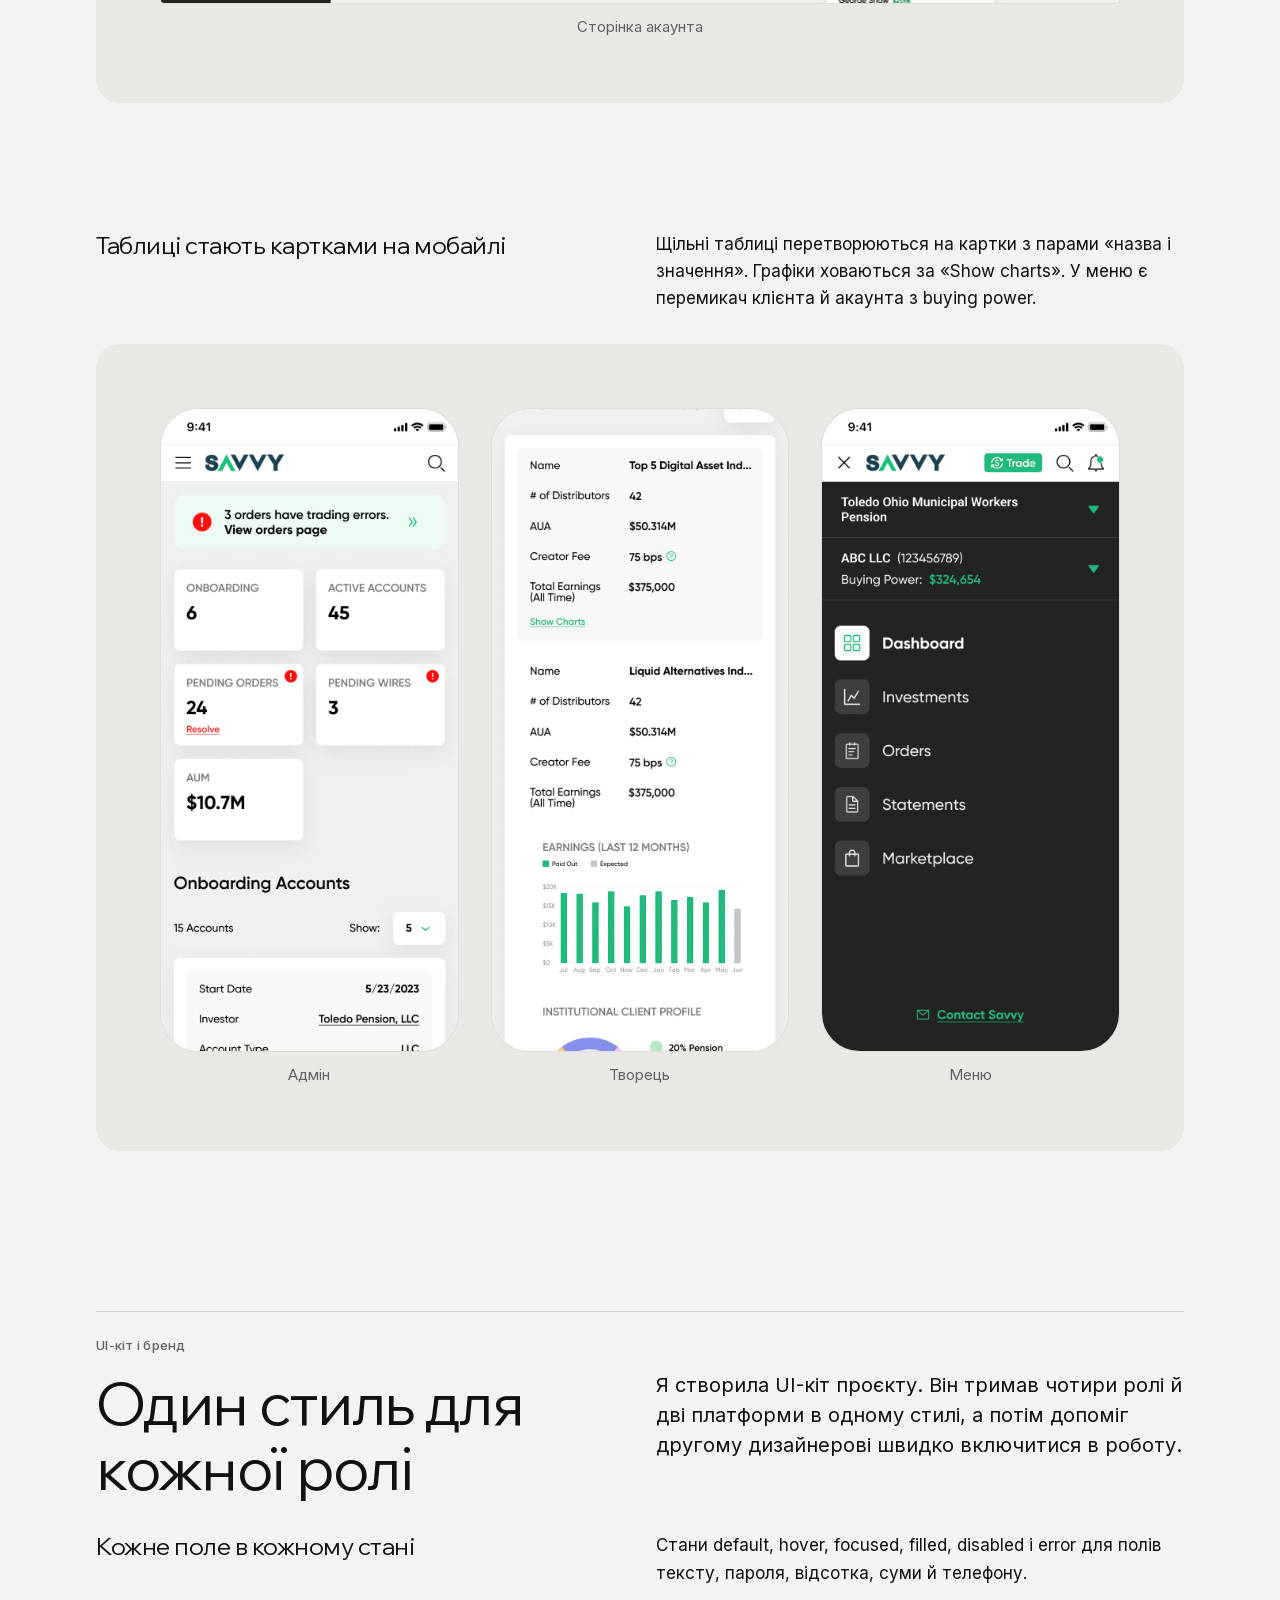
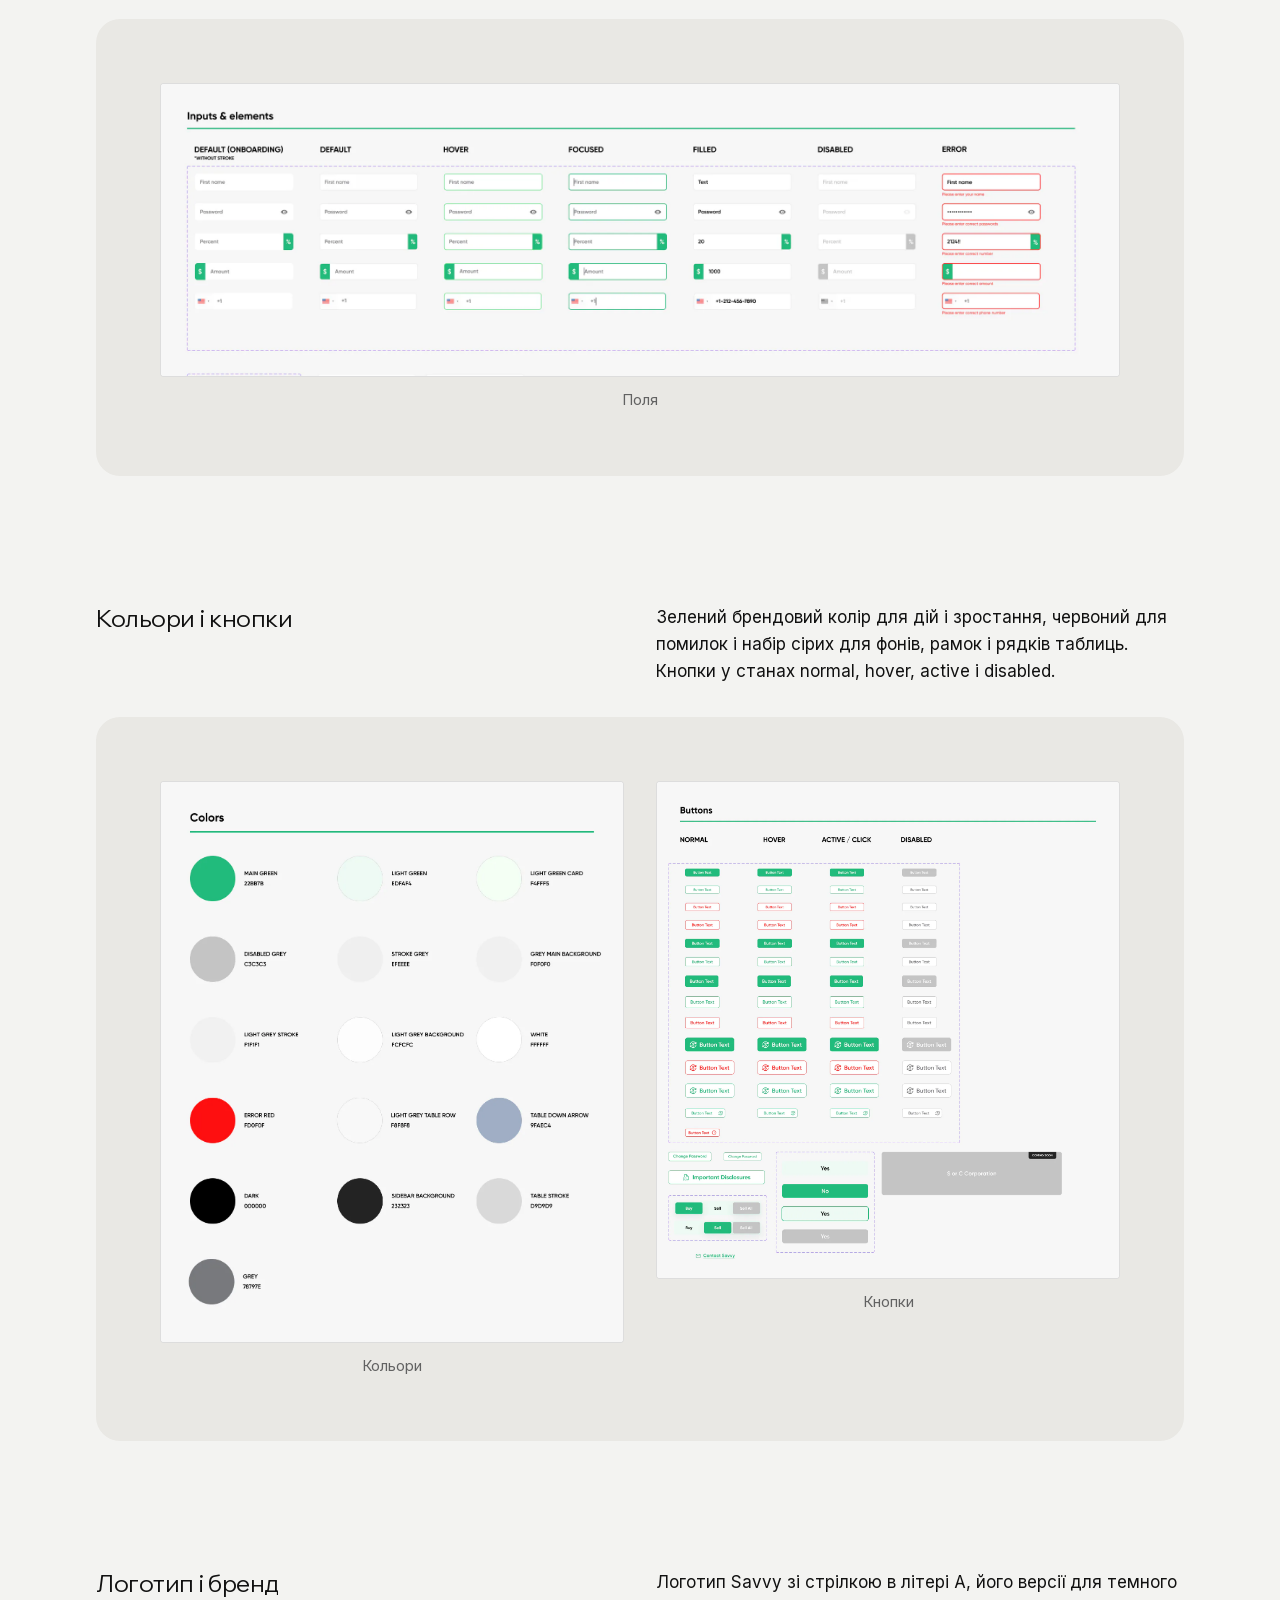
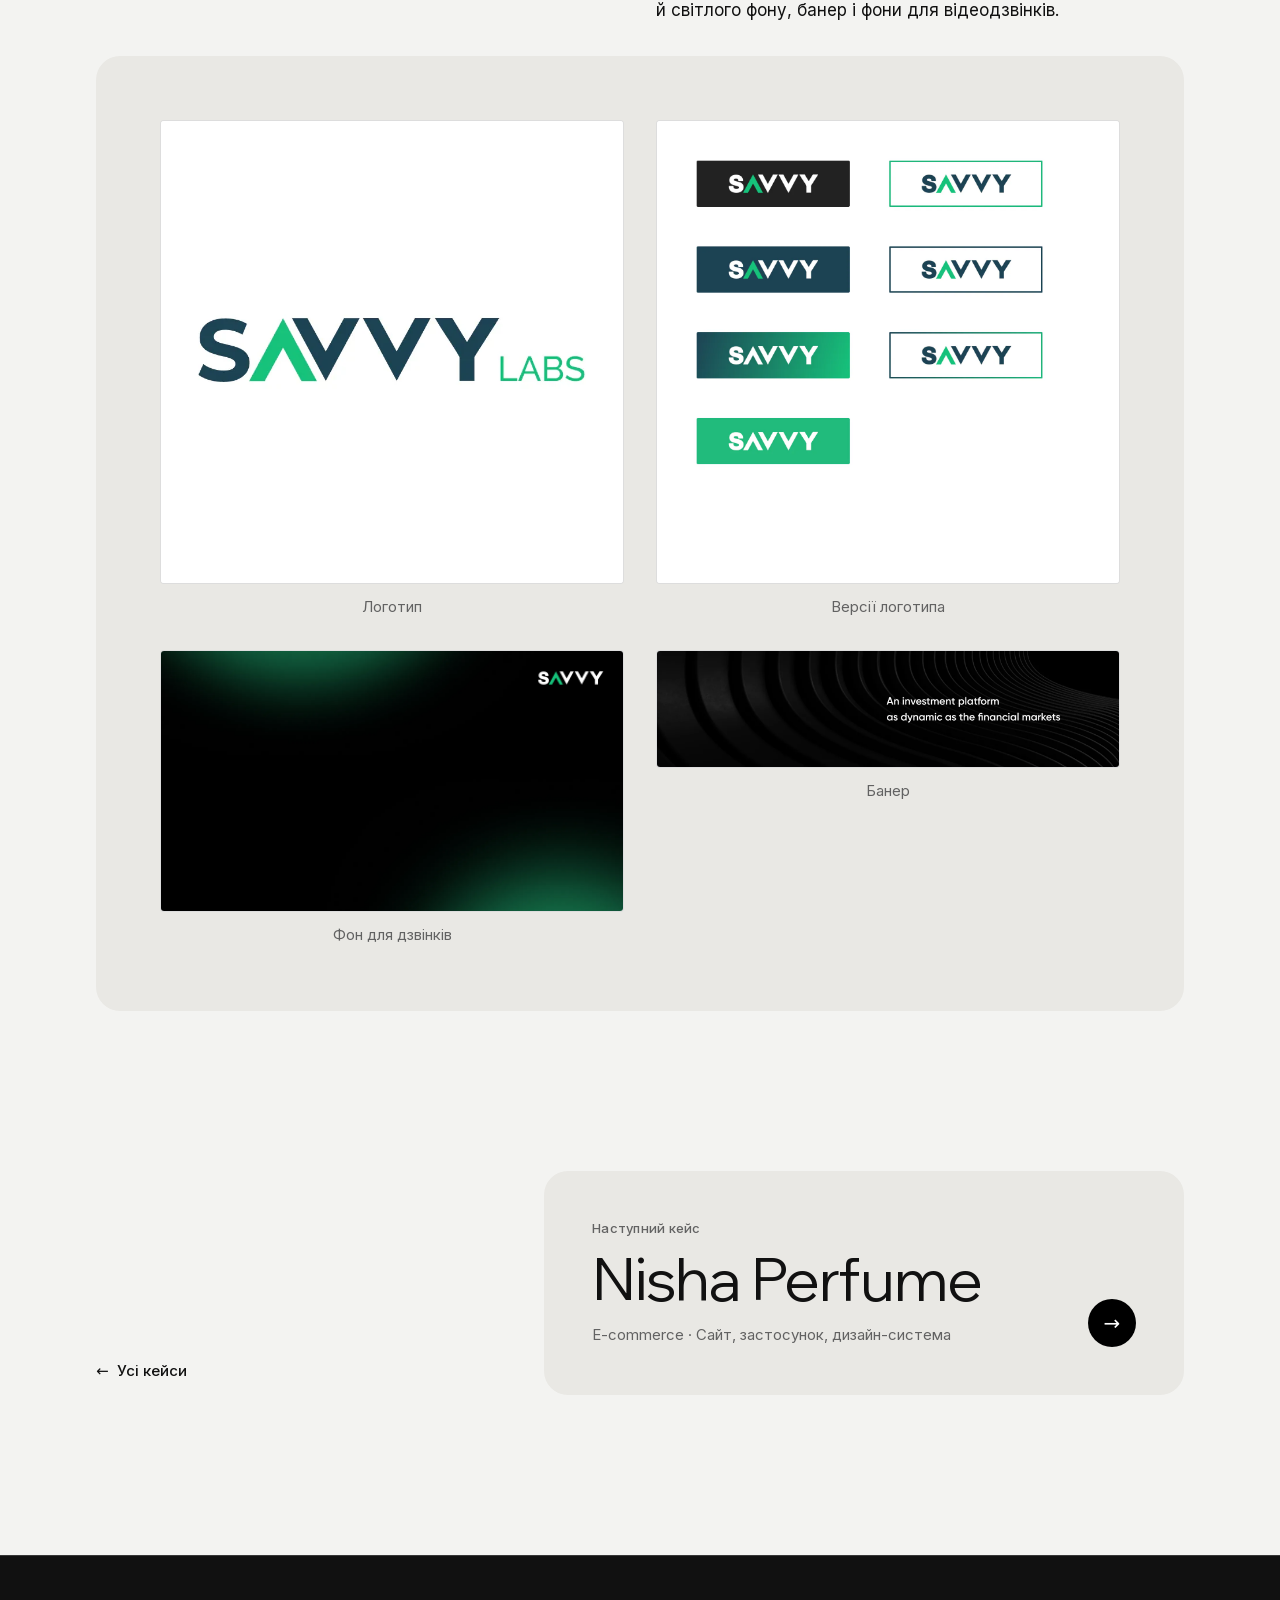
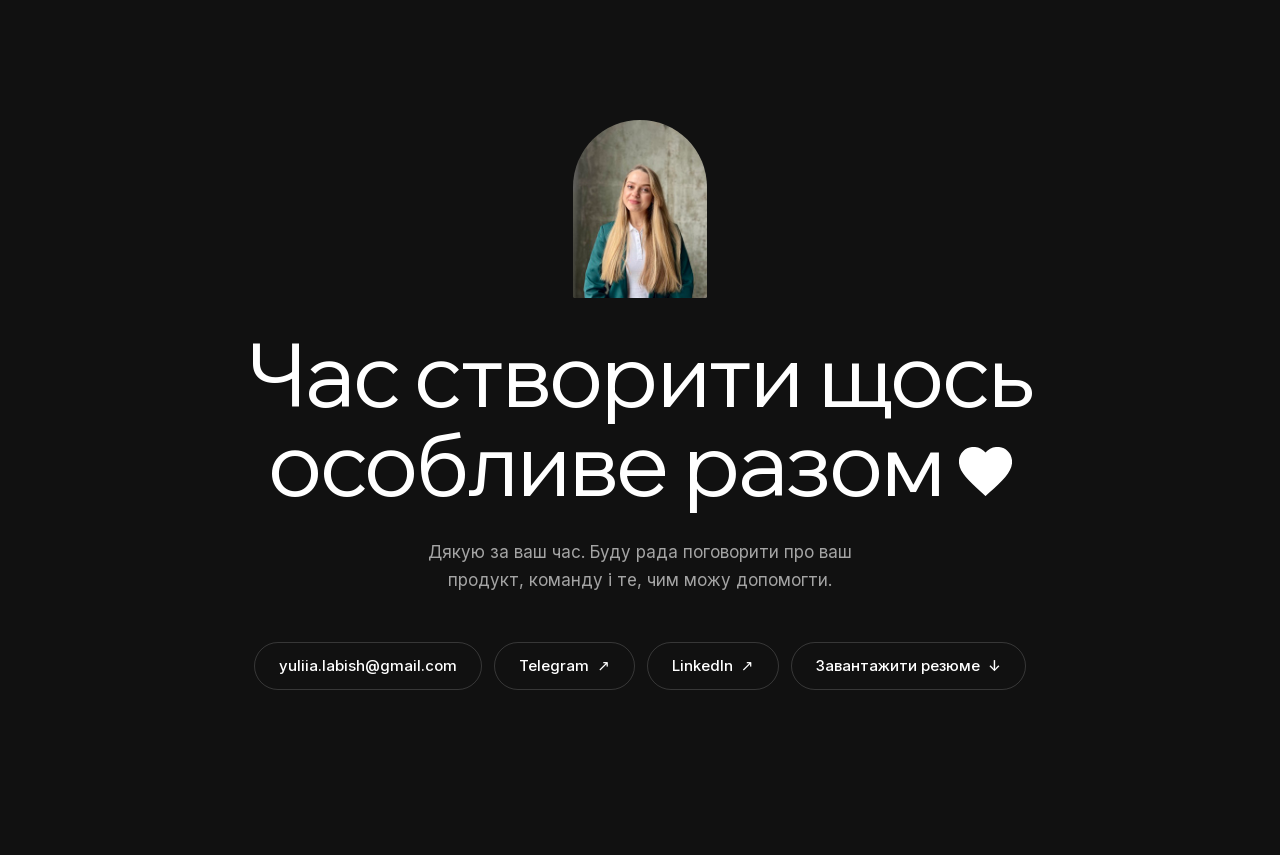
<file: uk/cases/savvy.html>
<!doctype html>
<html lang="uk">
<head>
  <meta charset="utf-8">
  <meta name="viewport" content="width=device-width, initial-scale=1">
  <title>Кейс Savvy · Юлія Лабіш</title>
  <meta name="description" content="Як Юлія Лабіш спроєктувала Savvy, fintech-платформу для чотирьох ролей: дашборди, сторінки ETX, торгівля, онбординг для людей і компаній, адмінка, UI-кіт і логотип.">
  <link rel="canonical" href="https://yuliialabish.com/uk/cases/savvy.html">
  <link rel="alternate" hreflang="en" href="https://yuliialabish.com/cases/savvy.html">
  <link rel="alternate" hreflang="uk" href="https://yuliialabish.com/uk/cases/savvy.html">
  <link rel="alternate" hreflang="x-default" href="https://yuliialabish.com/cases/savvy.html">
  <script>
    document.documentElement.classList.add('js');
    // the loading screen plays only on the first visit; later pages and language switches open at once
    try { if (sessionStorage.getItem('yl-instant') || sessionStorage.getItem('yl-loaded')) document.documentElement.classList.add('no-curtain'); } catch (e) {}
    if (window.innerWidth < 768) document.documentElement.classList.add('no-curtain');
    setTimeout(function () {
      var c = document.querySelector('.curtain'); if (c) c.classList.add('is-up');
      document.querySelectorAll('img').forEach(function (i) { if (i.naturalWidth) i.classList.add('is-loaded'); });
    }, 4000);
  </script>
  <link rel="icon" href="../../assets/img/brand/favicon-32.png" sizes="32x32" type="image/png">
  <link rel="apple-touch-icon" href="../../assets/img/brand/apple-touch-icon.png">
  <meta property="og:type" content="article">
  <meta property="og:title" content="Кейс Savvy · Юлія Лабіш">
  <meta property="og:description" content="Як Юлія Лабіш спроєктувала Savvy, fintech-платформу для чотирьох ролей: дашборди, сторінки ETX, торгівля, онбординг для людей і компаній, адмінка, UI-кіт і логотип.">
  <meta property="og:url" content="https://yuliialabish.com/uk/cases/savvy.html">
  <meta property="og:image" content="https://yuliialabish.com/assets/img/og/savvy.jpg">
  <meta property="og:image:width" content="1200">
  <meta property="og:image:height" content="630">
  <meta name="twitter:card" content="summary_large_image">
  <!-- fonts are served from this site: no request to Google -->
  <link rel="preload" href="../../assets/fonts/inter-cyrillic.woff2" as="font" type="font/woff2" crossorigin>
  <link rel="stylesheet" href="../../assets/css/fonts.css">
  <link rel="stylesheet" href="../../assets/css/style.css">
</head>
<body>
  <div class="curtain" aria-hidden="true">
    <div class="curtain__inner"><span>Юлія Лабіш</span><span class="curtain__count">0</span></div>
  </div>

  <a class="skip-link" href="#main">Перейти до змісту</a>

  <header class="site-header">
    <div class="container site-header__inner">
      <button class="menu-toggle" type="button" aria-expanded="false" aria-controls="site-nav" data-open="Меню" data-close="Закрити">
        <span class="menu-toggle__dot" aria-hidden="true"></span><span class="menu-toggle__label">Меню</span>
      </button>
      <nav class="nav" id="site-nav" aria-label="Головне меню">
        <div class="lang" aria-label="Мова">
          <a href="../../cases/savvy.html" hreflang="en" lang="en" aria-label="English version">EN</a><span aria-current="true">UA</span>
        </div>
        <ul class="nav__list">
          <li><a href="../index.html#work">Кейси</a></li>
          <li><a href="../index.html#about">Про мене</a></li>
          <li><a href="#contact">Контакти</a></li>
        </ul>
      </nav>
      <a class="btn btn--small header-cv" href="../../assets/files/yuliia-labish-cv-ua.pdf" download aria-label="Завантажити резюме (PDF)"><span class="header-cv__full">Завантажити резюме</span><span class="header-cv__short" aria-hidden="true">CV</span><span class="header-cv__arrow" aria-hidden="true">↓</span></a>
    </div>
  </header>

  <main id="main">
    <section class="case-hero" aria-labelledby="case-title">
      <div class="container">
        <div class="case-top">
          <a class="case-back" href="../index.html"><span aria-hidden="true">←</span>На головну</a>
          <a class="case-back case-back--next" href="nisha-perfume.html" aria-label="Наступний кейс: Nisha Perfume">Наступний кейс<span aria-hidden="true">→</span></a>
        </div>
        <p class="label">Кейс · 2022–2023</p>
        <h1 class="case-hero__title" id="case-title">Savvy</h1>
        <p class="case-hero__lead">Інвестиційна платформа, де творці створюють тематичні продукти (ETX), дистриб’ютори пропонують їх клієнтам, а інвестори купують.</p>
        <dl class="case-facts">
          <div><dt>Компанія</dt><dd>Perpetio</dd></div>
          <div><dt>Роль</dt><dd>Основна UI-дизайнерка</dd></div>
          <div><dt>Платформа</dt><dd>Web-застосунок і мобільна версія</dd></div>
          <div><dt>Обсяг</dt><dd>Чотири ролі, онбординг, UI-кіт, логотип</dd></div>
        </dl>
        <div class="case-cover"><picture><source media="(max-width: 767px)" srcset="../../assets/img/cases/savvy-m.webp 1200w, ../../assets/img/cases/savvy-m-2x.webp 2400w" sizes="100vw" width="1200" height="1000"><img src="../../assets/img/cases/savvy.webp" srcset="../../assets/img/cases/savvy.webp 1200w, ../../assets/img/cases/savvy-2x.webp 2400w" sizes="100vw" width="1200" height="750" alt="Savvy на екрані комп’ютера і телефоні: дашборд творця з заробітком, останніми угодами й результатами за ETX і графік вартості портфеля на мобайлі." fetchpriority="high"></picture></div>
      </div>
    </section>

    <section class="case-sec" aria-labelledby="task-title">
      <div class="container">
      <div class="case-sec__head reveal-up">
        <p class="label">Задача</p>
        <h2 class="case-sec__title" id="task-title">Одна платформа для чотирьох ролей</h2>
        <p class="case-sec__intro case-text">Savvy об’єднує тих, хто створює інвестиційні продукти, тих, хто їх продає, тих, хто купує, і команду, яка за всім стежить.</p>
      </div>
        <div class="case-sec__body reveal-up">
          <p class="case-text">Кожній ролі потрібен свій погляд на ті самі дані, в одному цілісному інтерфейсі:</p>
          <ul class="case-points">
            <li>творцям: як їхні ETX працюють і скільки заробляють;</li>
            <li>дистриб’юторам та інвесторам: портфелі, угоди й виписки;</li>
            <li>новим клієнтам: регульований онбординг для людей і компаній;</li>
            <li>команді Savvy: що потребує уваги просто зараз.</li>
          </ul>
        </div>
      </div>
    </section>

    <section class="case-sec" aria-labelledby="how-title">
      <div class="container">
      <div class="case-sec__head reveal-up">
        <p class="label">Як я працювала</p>
        <h2 class="case-sec__title" id="how-title">Від вайрфреймів замовника до повного UI і UI-кіту</h2>
        <p class="case-sec__intro case-text">Продукт створювали з нуля. Замовник прийшов із вайрфреймами, а ми працювали переважно над UI. Я була основною дизайнеркою і більшу частину проєкту працювала самостійно; наприкінці, коли роботи стало більше, долучився ще один дизайнер на part-time.</p>
      </div>
        <ol class="case-steps case-sec__body reveal-up">
          <li>Вайрфрейми замовника як відправна точка.</li>
          <li>Мудборд і візуальний напрям для світлого й темного інтерфейсу.</li>
          <li>Логотип і бренд: версії логотипа, банери й фони для відеодзвінків.</li>
          <li>UI для десктопу й мобайлу для кожної ролі.</li>
          <li>UI-кіт, щоб нові екрани зберігали той самий стиль.</li>
        </ol>
      </div>
    </section>

    <section class="case-sec" aria-labelledby="dec-title">
      <div class="container">
      <div class="case-sec__head reveal-up">
        <p class="label">Ключові рішення</p>
        <h2 class="case-sec__title" id="dec-title">Що робить це працюючим</h2>
        <p class="case-sec__intro case-text">Сім частин одного продукту: від першого дашборду до адмінки.</p>
      </div>
        <div class="case-sec__body">
        <article class="decision reveal-up">
          <h3 class="decision__title">Дашборд, що починається з цифр</h3>
          <div class="decision__body">
            <p>Ключові цифри зверху, остання активність збоку і таблиця ETX, де кожен рядок розгортається в графіки: заробіток по місяцях, профіль клієнтів і їхня географія.</p>
          </div>
          <div class="shots shots--desk-phone">
            <figure class="shot"><img src="../../assets/img/cases/savvy/creator.webp" width="1920" height="1440" alt="Дашборд творця: загальний AUA, заробіток і кількість дистриб’юторів, остання активність і рядок Liquid Alternatives Index, розгорнутий у графіки заробітку, профілю клієнтів і географії." loading="lazy"><figcaption>Дашборд творця</figcaption></figure>
            <figure class="shot shot--phone"><img src="../../assets/img/cases/savvy/creator-top.webp" width="375" height="670" alt="Дашборд творця на мобайлі: ті самі ключові цифри у дві колонки." loading="lazy"><figcaption>Мобайл</figcaption></figure>
          </div>
        </article>

        <article class="decision reveal-up">
          <h3 class="decision__title">Інвестор бачить гроші першими</h3>
          <div class="decision__body">
            <p>Вартість портфеля з графіком і перемикачем періоду, перемикач акаунтів із buying power у хедері, кнопка Trade біля кожного ETX і повна історія транзакцій.</p>
          </div>
          <div class="shots shots--desk-phone">
            <figure class="shot"><img src="../../assets/img/cases/savvy/investor.webp" width="1920" height="1960" alt="Дашборд інвестора: вартість портфеля $34,742,172 з графіком, відкритий перемикач акаунтів, ETX у власності з кнопками Trade, історія транзакцій і популярні ETX." loading="lazy"><figcaption>Дашборд інвестора</figcaption></figure>
            <figure class="shot shot--phone"><img src="../../assets/img/cases/savvy/investor-top.webp" width="375" height="812" alt="Дашборд інвестора на мобайлі: вартість портфеля і графік з перемикачами періоду." loading="lazy"><figcaption>Мобайл</figcaption></figure>
          </div>
        </article>

        <article class="decision reveal-up">
          <h3 class="decision__title">Сторінка ETX, що пояснює продукт</h3>
          <div class="decision__body">
            <p>Що це і для кого, результати з перемикачем періоду, ключові показники й склад. Trade, «поділитися з клієнтом» і розкриття інформації зібрані в правій колонці.</p>
          </div>
          <div class="shots">
            <figure class="shot"><img src="../../assets/img/cases/savvy/etx.webp" width="1920" height="1520" alt="Сторінка FTW Top 5 Digital Asset Index від Wilshire: що це, для кого, графік результатів, ключові показники і склад: Bitcoin, Cardano, Dogecoin, Ethereum і Solana." loading="lazy"><figcaption>Сторінка ETX</figcaption></figure>
          </div>
        </article>

        <article class="decision reveal-up">
          <h3 class="decision__title">Угоду можна перевірити до того, як вона відбудеться</h3>
          <div class="decision__body">
            <p>Три кроки: обрати ETX, клієнта й акаунт; переглянути всі деталі; підтвердити. Угоду не можна скасувати, тому кнопка неактивна, доки людина не підтвердить, що все правильно.</p>
          </div>
          <div class="shots shots--row">
            <figure class="shot"><img src="../../assets/img/cases/savvy/trade-exec.webp" width="588" height="662" alt="Execute Trade: ETX обрано, пошук клієнта показує відповідні імена й доступні кошти кожного." loading="lazy"><figcaption>Вибір</figcaption></figure>
            <figure class="shot"><img src="../../assets/img/cases/savvy/trade-preview.webp" width="588" height="815" alt="Preview Trade: ETX, клієнт, акаунт, тип угоди й сума, чекбокс про те, що угоду не можна скасувати, і неактивна кнопка Execute Trade." loading="lazy"><figcaption>Перегляд</figcaption></figure>
            <figure class="shot"><img src="../../assets/img/cases/savvy/trade-done.webp" width="588" height="733" alt="Trade Confirmed: підсумок угоди, кнопка Execute Another Trade і посилання на історію ордерів." loading="lazy"><figcaption>Підтвердження</figcaption></figure>
          </div>
        </article>

        <article class="decision reveal-up">
          <h3 class="decision__title">Онбординг для людей і компаній</h3>
          <div class="decision__body">
            <p>Окремі шляхи для індивідуальних, спільних і корпоративних акаунтів (LLC, корпорація, траст). Одна тема на крок, прогрес-бар, завантаження документа й е-підпис. Типи акаунтів, які ще не готові, позначені «Coming soon».</p>
          </div>
          <div class="shots shots--row">
            <figure class="shot shot--phone"><img src="../../assets/img/cases/savvy/onb-type.webp" width="375" height="812" alt="Тип інвестиційного акаунта: Individual, Joint і чотири типи з позначкою Coming soon." loading="lazy"><figcaption>Тип акаунта</figcaption></figure>
            <figure class="shot shot--phone"><img src="../../assets/img/cases/savvy/onb-basic.webp" width="375" height="812" alt="Основна інформація: громадянство США так чи ні, дата народження, номер соціального страхування і сімейний стан." loading="lazy"><figcaption>Основна інформація</figcaption></figure>
            <figure class="shot shot--phone"><img src="../../assets/img/cases/savvy/onb-sign.webp" width="375" height="812" alt="Підпис та ідентифікація: вибір типу документа й завантаження лицьового і зворотного боку." loading="lazy"><figcaption>Документ і підпис</figcaption></figure>
          </div>
        </article>

        <article class="decision reveal-up">
          <h3 class="decision__title">Адмінка, що починається з проблем</h3>
          <div class="decision__body">
            <p>Помилки торгівлі з’являються банером на самому верху, відкладені ордери позначені червоним, а кожен акаунт на онбордингу показує прогрес крок за кроком: заявка, брокер, документи, підписи, фінансування.</p>
          </div>
          <div class="shots">
            <figure class="shot"><img src="../../assets/img/cases/savvy/admin.webp" width="1920" height="900" alt="Дашборд адміністратора: банер про 3 ордери з помилками торгівлі, лічильники онбордингу, активних акаунтів, відкладених ордерів і переказів та акаунти на онбордингу з покроковим статусом." loading="lazy"><figcaption>Дашборд адміністратора</figcaption></figure>
            <figure class="shot"><img src="../../assets/img/cases/savvy/admin-account.webp" width="1920" height="890" alt="Сторінка акаунта Toledo Pension, LLC: комісії по місяцях, вартість акаунта, кеш і buying power, швидкі посилання на виписки й документи та користувачі акаунта." loading="lazy"><figcaption>Сторінка акаунта</figcaption></figure>
          </div>
        </article>

        <article class="decision reveal-up">
          <h3 class="decision__title">Таблиці стають картками на мобайлі</h3>
          <div class="decision__body">
            <p>Щільні таблиці перетворюються на картки з парами «назва і значення». Графіки ховаються за «Show charts». У меню є перемикач клієнта й акаунта з buying power.</p>
          </div>
          <div class="shots shots--row">
            <figure class="shot shot--phone"><img src="../../assets/img/cases/savvy/admin-top.webp" width="375" height="812" alt="Дашборд адміністратора на мобайлі: банер про помилки, лічильники й акаунти на онбордингу у вигляді карток." loading="lazy"><figcaption>Адмін</figcaption></figure>
            <figure class="shot shot--phone"><img src="../../assets/img/cases/savvy/creator-cards.webp" width="375" height="812" alt="Результати за ETX на мобайлі: кожен ETX як картка з розгорнутими графіками заробітку, профілю й географії." loading="lazy"><figcaption>Творець</figcaption></figure>
            <figure class="shot shot--phone"><img src="../../assets/img/cases/savvy/menu.webp" width="375" height="812" alt="Мобільне меню: перемикач клієнта й акаунта з buying power і головні розділи." loading="lazy"><figcaption>Меню</figcaption></figure>
          </div>
        </article>
        </div>
      </div>
    </section>

    <section class="case-sec" aria-labelledby="kit-title">
      <div class="container">
      <div class="case-sec__head reveal-up">
        <p class="label">UI-кіт і бренд</p>
        <h2 class="case-sec__title" id="kit-title">Один стиль для кожної ролі</h2>
        <p class="case-sec__intro case-text">Я створила UI-кіт проєкту. Він тримав чотири ролі й дві платформи в одному стилі, а потім допоміг другому дизайнерові швидко включитися в роботу.</p>
      </div>
        <div class="case-sec__body">
        <article class="decision reveal-up">
          <h3 class="decision__title">Кожне поле в кожному стані</h3>
          <div class="decision__body">
            <p>Стани default, hover, focused, filled, disabled і error для полів тексту, пароля, відсотка, суми й телефону.</p>
          </div>
          <div class="shots">
            <figure class="shot"><img src="../../assets/img/cases/savvy/kit-inputs.webp" width="2200" height="672" alt="UI-кіт: поля введення у станах default, hover, focused, filled, disabled і error." loading="lazy"><figcaption>Поля</figcaption></figure>
          </div>
        </article>

        <article class="decision reveal-up">
          <h3 class="decision__title">Кольори і кнопки</h3>
          <div class="decision__body">
            <p>Зелений брендовий колір для дій і зростання, червоний для помилок і набір сірих для фонів, рамок і рядків таблиць. Кнопки у станах normal, hover, active і disabled.</p>
          </div>
          <div class="shots shots--two">
            <figure class="shot"><img src="../../assets/img/cases/savvy/kit-colors.webp" width="1279" height="1549" alt="Кольори UI-кіту: основний зелений, світлі зелені, сірі, червоний для помилок, темний і фон бокового меню." loading="lazy"><figcaption>Кольори</figcaption></figure>
            <figure class="shot"><img src="../../assets/img/cases/savvy/kit-buttons.webp" width="1610" height="1727" alt="Кнопки UI-кіту у станах normal, hover, active і disabled, а також перемикачі й кнопки вибору." loading="lazy"><figcaption>Кнопки</figcaption></figure>
          </div>
        </article>

        <article class="decision reveal-up">
          <h3 class="decision__title">Логотип і бренд</h3>
          <div class="decision__body">
            <p>Логотип Savvy зі стрілкою в літері A, його версії для темного й світлого фону, банер і фони для відеодзвінків.</p>
          </div>
          <div class="shots shots--two">
            <figure class="shot"><img src="../../assets/img/cases/savvy/brand-logo.webp" width="800" height="800" alt="Логотип Savvy Labs: літера A намальована як зелена стрілка вгору." loading="lazy"><figcaption>Логотип</figcaption></figure>
            <figure class="shot"><img src="../../assets/img/cases/savvy/brand-logos.webp" width="1400" height="1400" alt="Версії логотипа на темному, синьому, градієнтному й зеленому фоні та в рамці на білому." loading="lazy"><figcaption>Версії логотипа</figcaption></figure>
            <figure class="shot"><img src="../../assets/img/cases/savvy/brand-background.webp" width="1920" height="1080" alt="Фон для відеодзвінків: чорний з м’яким зеленим світлом і логотипом Savvy в куті." loading="lazy"><figcaption>Фон для дзвінків</figcaption></figure>
            <figure class="shot"><img src="../../assets/img/cases/savvy/brand-banner.webp" width="1584" height="396" alt="Банер: An investment platform as dynamic as the financial markets, на темних хвилях." loading="lazy"><figcaption>Банер</figcaption></figure>
          </div>
        </article>
        </div>
      </div>
    </section>

    <nav class="case-next" aria-label="Усі кейси">
      <div class="container case-end">
        <a class="next-card" href="nisha-perfume.html">
          <span class="label next-card__label">Наступний кейс</span>
          <span class="next-card__name">Nisha Perfume</span>
          <span class="next-card__type">E-commerce · Сайт, застосунок, дизайн-система</span>
          <span class="next-card__arrow" aria-hidden="true">→</span>
        </a>
        <a class="case-back case-end__all" href="../index.html#work"><span aria-hidden="true">←</span>Усі кейси</a>
      </div>
    </nav>
  </main>

  <footer class="site-footer" id="contact">
    <div class="container">
      <div class="footer__head">
        <img class="footer__avatar" src="../../assets/img/photo/yuliia-labish-avatar.jpg" width="144" height="192" alt="" loading="lazy">
        <h2 class="footer__title">Час створити щось особливе <span class="nowrap">разом <span class="footer__heart" aria-hidden="true"></span></span></h2>
      </div>
      <p class="footer__note">Дякую за ваш час. Буду рада поговорити про ваш продукт, команду і те, чим можу допомогти.</p>
      <ul class="contacts">
        <li><a class="btn btn--dark" href="mailto:yuliia.labish@gmail.com">yuliia.labish@gmail.com</a></li>
        <li><a class="btn btn--dark" href="https://t.me/yulia_labish" target="_blank" rel="noopener">Telegram<span aria-hidden="true">↗</span></a></li>
        <li><a class="btn btn--dark" href="https://www.linkedin.com/in/yuliia-labish" target="_blank" rel="noopener">LinkedIn<span aria-hidden="true">↗</span></a></li>
        <li><a class="btn btn--dark" href="../../assets/files/yuliia-labish-cv-ua.pdf" download>Завантажити резюме<span aria-hidden="true">↓</span></a></li>
      </ul>
    </div>
  </footer>

  <a class="float-cta float-cta--with-top" href="#contact">Написати мені</a>
  <button class="to-top" type="button" aria-label="Вгору"><span aria-hidden="true">↑</span></button>
  <div class="cursor" aria-hidden="true">Відкрити</div>

  <script src="../../assets/js/main.js" defer></script>
</body>
</html>
</file>
<file: assets/css/fonts.css>
/* Fonts served from this site (no Google Fonts request). Files: assets/fonts/.
   Inter 400/500/600, Wix Madefor Display 400 (headings), Cormorant Garamond Italic 500 (accent).
   Latin and Cyrillic subsets only; the browser downloads a file only when the page uses its letters. */

/* Cormorant Garamond, cyrillic-ext */
@font-face {
  font-family: 'Cormorant Garamond';
  font-style: italic;
  font-weight: 500;
  font-display: swap;
  src: url(../fonts/cormorant-garamond-cyrillic-ext.woff2) format('woff2');
  unicode-range: U+0460-052F, U+1C80-1C8A, U+20B4, U+2DE0-2DFF, U+A640-A69F, U+FE2E-FE2F;
}

/* Cormorant Garamond, cyrillic */
@font-face {
  font-family: 'Cormorant Garamond';
  font-style: italic;
  font-weight: 500;
  font-display: swap;
  src: url(../fonts/cormorant-garamond-cyrillic.woff2) format('woff2');
  unicode-range: U+0301, U+0400-045F, U+0490-0491, U+04B0-04B1, U+2116;
}

/* Cormorant Garamond, latin-ext */
@font-face {
  font-family: 'Cormorant Garamond';
  font-style: italic;
  font-weight: 500;
  font-display: swap;
  src: url(../fonts/cormorant-garamond-latin-ext.woff2) format('woff2');
  unicode-range: U+0100-02BA, U+02BD-02C5, U+02C7-02CC, U+02CE-02D7, U+02DD-02FF, U+0304, U+0308, U+0329, U+1D00-1DBF, U+1E00-1E9F, U+1EF2-1EFF, U+2020, U+20A0-20AB, U+20AD-20C4, U+2113, U+2C60-2C7F, U+A720-A7FF;
}

/* Cormorant Garamond, latin */
@font-face {
  font-family: 'Cormorant Garamond';
  font-style: italic;
  font-weight: 500;
  font-display: swap;
  src: url(../fonts/cormorant-garamond-latin.woff2) format('woff2');
  unicode-range: U+0000-00FF, U+0131, U+0152-0153, U+02BB-02BC, U+02C6, U+02DA, U+02DC, U+0304, U+0308, U+0329, U+2000-206F, U+20AC, U+2122, U+2191, U+2193, U+2212, U+2215, U+FEFF, U+FFFD;
}

/* Inter, cyrillic-ext */
@font-face {
  font-family: 'Inter';
  font-style: normal;
  font-weight: 400;
  font-display: swap;
  src: url(../fonts/inter-cyrillic-ext.woff2) format('woff2');
  unicode-range: U+0460-052F, U+1C80-1C8A, U+20B4, U+2DE0-2DFF, U+A640-A69F, U+FE2E-FE2F;
}

/* Inter, cyrillic */
@font-face {
  font-family: 'Inter';
  font-style: normal;
  font-weight: 400;
  font-display: swap;
  src: url(../fonts/inter-cyrillic.woff2) format('woff2');
  unicode-range: U+0301, U+0400-045F, U+0490-0491, U+04B0-04B1, U+2116;
}

/* Inter, latin-ext */
@font-face {
  font-family: 'Inter';
  font-style: normal;
  font-weight: 400;
  font-display: swap;
  src: url(../fonts/inter-latin-ext.woff2) format('woff2');
  unicode-range: U+0100-02BA, U+02BD-02C5, U+02C7-02CC, U+02CE-02D7, U+02DD-02FF, U+0304, U+0308, U+0329, U+1D00-1DBF, U+1E00-1E9F, U+1EF2-1EFF, U+2020, U+20A0-20AB, U+20AD-20C4, U+2113, U+2C60-2C7F, U+A720-A7FF;
}

/* Inter, latin */
@font-face {
  font-family: 'Inter';
  font-style: normal;
  font-weight: 400;
  font-display: swap;
  src: url(../fonts/inter-latin.woff2) format('woff2');
  unicode-range: U+0000-00FF, U+0131, U+0152-0153, U+02BB-02BC, U+02C6, U+02DA, U+02DC, U+0304, U+0308, U+0329, U+2000-206F, U+20AC, U+2122, U+2191, U+2193, U+2212, U+2215, U+FEFF, U+FFFD;
}

/* Inter, cyrillic-ext */
@font-face {
  font-family: 'Inter';
  font-style: normal;
  font-weight: 500;
  font-display: swap;
  src: url(../fonts/inter-cyrillic-ext.woff2) format('woff2');
  unicode-range: U+0460-052F, U+1C80-1C8A, U+20B4, U+2DE0-2DFF, U+A640-A69F, U+FE2E-FE2F;
}

/* Inter, cyrillic */
@font-face {
  font-family: 'Inter';
  font-style: normal;
  font-weight: 500;
  font-display: swap;
  src: url(../fonts/inter-cyrillic.woff2) format('woff2');
  unicode-range: U+0301, U+0400-045F, U+0490-0491, U+04B0-04B1, U+2116;
}

/* Inter, latin-ext */
@font-face {
  font-family: 'Inter';
  font-style: normal;
  font-weight: 500;
  font-display: swap;
  src: url(../fonts/inter-latin-ext.woff2) format('woff2');
  unicode-range: U+0100-02BA, U+02BD-02C5, U+02C7-02CC, U+02CE-02D7, U+02DD-02FF, U+0304, U+0308, U+0329, U+1D00-1DBF, U+1E00-1E9F, U+1EF2-1EFF, U+2020, U+20A0-20AB, U+20AD-20C4, U+2113, U+2C60-2C7F, U+A720-A7FF;
}

/* Inter, latin */
@font-face {
  font-family: 'Inter';
  font-style: normal;
  font-weight: 500;
  font-display: swap;
  src: url(../fonts/inter-latin.woff2) format('woff2');
  unicode-range: U+0000-00FF, U+0131, U+0152-0153, U+02BB-02BC, U+02C6, U+02DA, U+02DC, U+0304, U+0308, U+0329, U+2000-206F, U+20AC, U+2122, U+2191, U+2193, U+2212, U+2215, U+FEFF, U+FFFD;
}

/* Inter, cyrillic-ext */
@font-face {
  font-family: 'Inter';
  font-style: normal;
  font-weight: 600;
  font-display: swap;
  src: url(../fonts/inter-cyrillic-ext.woff2) format('woff2');
  unicode-range: U+0460-052F, U+1C80-1C8A, U+20B4, U+2DE0-2DFF, U+A640-A69F, U+FE2E-FE2F;
}

/* Inter, cyrillic */
@font-face {
  font-family: 'Inter';
  font-style: normal;
  font-weight: 600;
  font-display: swap;
  src: url(../fonts/inter-cyrillic.woff2) format('woff2');
  unicode-range: U+0301, U+0400-045F, U+0490-0491, U+04B0-04B1, U+2116;
}

/* Inter, latin-ext */
@font-face {
  font-family: 'Inter';
  font-style: normal;
  font-weight: 600;
  font-display: swap;
  src: url(../fonts/inter-latin-ext.woff2) format('woff2');
  unicode-range: U+0100-02BA, U+02BD-02C5, U+02C7-02CC, U+02CE-02D7, U+02DD-02FF, U+0304, U+0308, U+0329, U+1D00-1DBF, U+1E00-1E9F, U+1EF2-1EFF, U+2020, U+20A0-20AB, U+20AD-20C4, U+2113, U+2C60-2C7F, U+A720-A7FF;
}

/* Inter, latin */
@font-face {
  font-family: 'Inter';
  font-style: normal;
  font-weight: 600;
  font-display: swap;
  src: url(../fonts/inter-latin.woff2) format('woff2');
  unicode-range: U+0000-00FF, U+0131, U+0152-0153, U+02BB-02BC, U+02C6, U+02DA, U+02DC, U+0304, U+0308, U+0329, U+2000-206F, U+20AC, U+2122, U+2191, U+2193, U+2212, U+2215, U+FEFF, U+FFFD;
}

/* Wix Madefor Display, cyrillic-ext */
@font-face {
  font-family: 'Wix Madefor Display';
  font-style: normal;
  font-weight: 400;
  font-display: swap;
  src: url(../fonts/wix-madefor-display-cyrillic-ext.woff2) format('woff2');
  unicode-range: U+0460-052F, U+1C80-1C8A, U+20B4, U+2DE0-2DFF, U+A640-A69F, U+FE2E-FE2F;
}

/* Wix Madefor Display, cyrillic */
@font-face {
  font-family: 'Wix Madefor Display';
  font-style: normal;
  font-weight: 400;
  font-display: swap;
  src: url(../fonts/wix-madefor-display-cyrillic.woff2) format('woff2');
  unicode-range: U+0301, U+0400-045F, U+0490-0491, U+04B0-04B1, U+2116;
}

/* Wix Madefor Display, latin-ext */
@font-face {
  font-family: 'Wix Madefor Display';
  font-style: normal;
  font-weight: 400;
  font-display: swap;
  src: url(../fonts/wix-madefor-display-latin-ext.woff2) format('woff2');
  unicode-range: U+0100-02BA, U+02BD-02C5, U+02C7-02CC, U+02CE-02D7, U+02DD-02FF, U+0304, U+0308, U+0329, U+1D00-1DBF, U+1E00-1E9F, U+1EF2-1EFF, U+2020, U+20A0-20AB, U+20AD-20C4, U+2113, U+2C60-2C7F, U+A720-A7FF;
}

/* Wix Madefor Display, latin */
@font-face {
  font-family: 'Wix Madefor Display';
  font-style: normal;
  font-weight: 400;
  font-display: swap;
  src: url(../fonts/wix-madefor-display-latin.woff2) format('woff2');
  unicode-range: U+0000-00FF, U+0131, U+0152-0153, U+02BB-02BC, U+02C6, U+02DA, U+02DC, U+0304, U+0308, U+0329, U+2000-206F, U+20AC, U+2122, U+2191, U+2193, U+2212, U+2215, U+FEFF, U+FFFD;
}
</file>
<file: assets/css/style.css>
/* ==========================================================
   Yuliia Labish — portfolio
   Every value comes from the tokens below (see design-system.md).
   Mobile first. Breakpoints: 768px (tablet), 1100px (desktop).
   Motion is progressive: without JS or with reduced motion
   everything is visible and static.
   ========================================================== */

:root {
  /* color */
  --bg: #f3f3f1;
  --surface: #e9e8e4;
  --text: #111111;
  --text-muted: #626262;
  --accent: #000000;
  --accent-contrast: #ffffff;
  --line: rgba(17, 17, 17, 0.14);
  --dark: #111111; /* the same black as the text: two blacks in the palette, #000 accent and #111 */
  --dark-muted: rgba(255, 255, 255, 0.62);
  --dark-line: rgba(255, 255, 255, 0.16);
  /* soft iridescent colors for the one-time shimmer on the footer headline only */
  --iris-pink: #ff7ab3;
  --iris-violet: #a17dff;
  --iris-blue: #66b8ff;
  --iris-mint: #62ecc2;
  --iris-sun: #ffd96b;

  /* spacing, 8 pt scale */
  --space-1: 4px;
  --space-2: 8px;
  --space-3: 12px;
  --space-4: 16px;
  --space-5: 24px;
  --space-6: 32px;
  --space-7: 48px;
  --space-8: 64px;
  --space-9: 96px;
  --space-10: 128px;
  --space-11: 160px;

  /* grid */
  --cols: 4;
  --margin: 20px;            /* the one exception to the 8 pt scale */
  --gutter: var(--space-4);
  --page-max: 1440px;
  --section: var(--space-9);

  /* type: Inter; fluid sizes interpolate between 375px and 1440px */
  --font: 'Inter', system-ui, -apple-system, 'Segoe UI', sans-serif;
  --font-accent: 'Cormorant Garamond', Georgia, serif; /* italic accent: the intro headline and the running line */
  --font-heading: 'Wix Madefor Display', var(--font); /* headings: even Latin and Cyrillic in one style; text stays Inter */
  --heading-weight: 400;
  --heading-tracking: -0.02em;
  --name-weight: 400;           /* the big name in the intro is set in Inter in both languages, like a logo */
  --name-tracking: -0.055em;
  --text-display: min(calc((100vw - var(--margin) * 2) / 5.4), 318px); /* "Yuliia Labish" in Inter is about 5.3em wide: the name fills the width between the margins */
  --text-display-stack: 31.8vw; /* the name on two lines on phones */
  --text-h1: clamp(48px, 31.1px + 4.507vw, 96px);
  --text-ticker: clamp(56px, 30.65px + 6.761vw, 128px);
  --text-h2: clamp(32px, 20.73px + 3.005vw, 64px);
  --text-h3: clamp(28px, 25.18px + 0.751vw, 36px);
  --text-h4: 24px;
  --text-body-l: 20px;
  --text-body: 17px;
  --text-small: 15px;
  --text-caption: 13px;

  /* sizes */
  --size-control: 40px;
  --size-tap: 48px;
  --size-cursor: 96px;
  --size-photo: 640px;
  --photo-share: 40vw;  /* the intro photo's share of the screen width from 768 px (44vw on desktop) */
  --header-h: calc(var(--size-tap) + var(--space-4) * 2);

  /* shape */
  --border: 1px;
  --focus: 2px;
  --radius-s: 4px;
  --radius-m: 24px;
  --radius-pill: 999px;
  --radius-round: 50%;
  --shadow-float: 0 var(--space-3) var(--space-6) rgba(0, 0, 0, 0.22);

  /* motion */
  --dur-fast: 200ms;
  --dur-base: 400ms;
  --dur-slow: 800ms;
  --dur-slower: 1200ms;
  --dur-loop: 6000ms;
  --stagger: 60ms;
  --ease: cubic-bezier(0.76, 0, 0.24, 1);
  --ease-out: cubic-bezier(0.22, 1, 0.36, 1);
  --scale-hover: 1.06;   /* case cover zoom on hover */
  --scale-scroll: 1.08;  /* case cover zoom while the card scrolls into view */
}

@media (min-width: 768px) {
  :root {
    --cols: 8;
    --margin: var(--space-7);
    --gutter: var(--space-5);
    --section: var(--space-10);
  }
}
@media (min-width: 1100px) {
  :root {
    --cols: 12;
    --margin: var(--space-9);
    --gutter: var(--space-6);
    --photo-share: 44vw;
    --section: var(--space-11);
  }
}

/* ---------- Base ---------- */

*, *::before, *::after { box-sizing: border-box; }

html { -webkit-text-size-adjust: 100%; }
/* menu links like "Contacts" glide to their section */
@media (prefers-reduced-motion: no-preference) {
  html { scroll-behavior: smooth; }
}

body {
  margin: 0;
  background: var(--bg);
  color: var(--text);
  font-family: var(--font);
  font-size: var(--text-body);
  line-height: 1.6;
  -webkit-font-smoothing: antialiased;
  overflow-x: hidden;
}

img { display: block; max-width: 100%; height: auto; }
/* images stay invisible until loaded (main.js adds .is-loaded); the gray surface shows meanwhile */
.js img { opacity: 0; transition: opacity var(--dur-base) ease; }
.js img.is-loaded { opacity: 1; }
a { color: inherit; }
h1, h2, h3, p { margin: 0; }
h1, h2, h3 { font-weight: 500; }
/* headings in Wix Madefor Display; the small caption headings (.label) and the italic intro line keep their own fonts */
:is(h1, h2, h3):not(.label, .statement__title), .nav__list a, .next-card__name {
  font-family: var(--font-heading);
  font-weight: var(--heading-weight);
  letter-spacing: var(--heading-tracking);
}
/* the big name in the intro is a logo: Inter in both languages */
.hero__name {
  font-family: var(--font);
  font-weight: var(--name-weight);
  letter-spacing: var(--name-tracking);
}

:focus-visible {
  outline: var(--focus) solid var(--accent);
  outline-offset: var(--space-1);
  border-radius: var(--radius-s);
}

.container {
  width: 100%;
  max-width: var(--page-max);
  margin: 0 auto;
  padding: 0 var(--margin);
}

/* 4 / 8 / 12 column grid */
.grid {
  display: grid;
  grid-template-columns: repeat(var(--cols), minmax(0, 1fr));
  column-gap: var(--gutter);
}
.grid > * { grid-column: 1 / -1; }

/* hyphenated terms (e-commerce) never break at the hyphen */
.nowrap { white-space: nowrap; }

.visually-hidden {
  position: absolute !important;
  width: 1px; height: 1px;
  overflow: hidden;
  clip: rect(0 0 0 0);
  white-space: nowrap;
}

.skip-link {
  position: fixed;
  left: var(--margin);
  top: calc(var(--space-9) * -1);
  z-index: 200;
  padding: var(--space-3) var(--space-5);
  background: var(--accent);
  color: var(--accent-contrast);
  border-radius: var(--radius-pill);
  text-decoration: none;
}
.skip-link:focus { top: var(--space-3); }

.label {
  font-size: var(--text-caption);
  line-height: 1.4;
  letter-spacing: 0.02em;
  font-weight: 500;
  color: var(--text-muted);
}

/* ---------- Loader + page curtain ---------- */

.curtain {
  position: fixed;
  inset: 0;
  z-index: 150;
  display: none;
  align-items: center;
  justify-content: center;
  background: var(--dark);
  color: var(--accent-contrast);
  pointer-events: none;
}
/* curved bottom edge while it slides away */
.curtain::after {
  content: "";
  position: absolute;
  left: -10%;
  right: -10%;
  top: 100%;
  height: 22vh;
  background: var(--dark);
  border-radius: 0 0 var(--radius-round) var(--radius-round);
}
.js .curtain { display: flex; }
.curtain.is-up { transform: translateY(-122%); transition: transform var(--dur-slow) var(--ease); }
.curtain.is-skip,
.no-curtain .curtain { display: none; }

/* thin loading bar: shows only when the next page is slow to open */
.load-bar {
  position: fixed;
  top: 0;
  left: 0;
  right: 0;
  z-index: 160;
  height: calc(var(--border) * 2);
  overflow: hidden;
  opacity: 0;
  pointer-events: none;
  transition: opacity var(--dur-fast) ease;
}
.load-bar::before {
  content: "";
  position: absolute;
  inset: 0;
  width: 40%;
  background: var(--accent);
  transform: translateX(-100%);
}
.load-bar.is-on { opacity: 1; }
.load-bar.is-on::before { animation: load-bar calc(var(--dur-slower) * 1) var(--ease) infinite; }
@keyframes load-bar {
  from { transform: translateX(-100%); }
  to { transform: translateX(250%); }
}
@media (prefers-reduced-motion: reduce) {
  .load-bar::before { width: 100%; transform: none; opacity: 0.4; }
}

.curtain__inner {
  display: flex;
  align-items: baseline;
  gap: var(--space-4);
  font-size: var(--text-h3);
  font-weight: 500;
  letter-spacing: -0.025em;
}
.curtain__count {
  min-width: 3ch;
  font-variant-numeric: tabular-nums;
  color: var(--dark-muted);
}

/* ---------- Buttons ---------- */

.btn {
  position: relative;
  display: inline-flex;
  align-items: center;
  justify-content: center;
  gap: var(--space-2);
  min-height: var(--size-tap);
  padding: 0 var(--space-5);
  border: var(--border) solid var(--line);
  border-radius: var(--radius-pill);
  font: inherit;
  font-size: var(--text-small);
  font-weight: 500;
  line-height: 1;
  text-decoration: none;
  white-space: nowrap;
  overflow: hidden;
  isolation: isolate;
  transition: color var(--dur-base) var(--ease), border-color var(--dur-base) var(--ease);
}
.btn::before {
  content: "";
  position: absolute;
  inset: 0;
  z-index: -1;
  border-radius: var(--radius-pill);
  background: var(--accent);
  transform: translateY(101%);
  transition: transform var(--dur-base) var(--ease);
}
.btn:hover { color: var(--accent-contrast); border-color: var(--accent); }
.btn:hover::before { transform: translateY(0); }
.btn--small { padding: 0 var(--space-4); }
.btn--dark { border-color: var(--dark-line); color: var(--accent-contrast); }
.btn--dark::before { background: var(--accent-contrast); }
.btn--dark:hover { color: var(--accent); border-color: var(--accent-contrast); }

/* ---------- Header ---------- */

.site-header {
  position: absolute;
  top: 0; left: 0; right: 0;
  z-index: 60;
}
.site-header__inner {
  display: flex;
  align-items: center;
  gap: var(--space-2);
  min-height: var(--header-h);
}
/* resume CTA on the left; the name lives in the hero and the footer */
.header-cv { position: relative; z-index: 120; order: -1; margin-right: auto; background: var(--bg); }
.header-cv__short { display: none; }

.menu-toggle {
  position: relative;
  z-index: 120;
  order: 3;
  display: inline-flex;
  align-items: center;
  gap: var(--space-2);
  min-height: var(--size-tap);
  padding: 0 var(--space-5);
  border: 0;
  border-radius: var(--radius-pill);
  background: var(--accent);
  color: var(--accent-contrast);
  font: inherit;
  font-size: var(--text-small);
  font-weight: 500;
  line-height: 1;
  cursor: pointer;
}
.menu-toggle__dot {
  width: var(--space-2);
  height: var(--space-2);
  border-radius: var(--radius-round);
  background: currentColor;
  transition: transform var(--dur-base) var(--ease);
}
.menu-toggle[aria-expanded="true"] { background: var(--accent-contrast); color: var(--accent); }
.menu-toggle[aria-expanded="true"] .menu-toggle__dot { transform: scale(1.5); }

/* phone: full-screen dark menu */
.nav {
  position: fixed;
  inset: 0;
  z-index: 110;
  display: flex;
  flex-direction: column;
  justify-content: space-between;
  padding: var(--space-10) var(--margin) var(--space-7);
  background: var(--dark);
  color: var(--accent-contrast);
  visibility: hidden;
  clip-path: circle(0% at calc(100% - var(--space-8)) calc(var(--header-h) / 2));
  transition: clip-path var(--dur-slow) var(--ease), visibility 0s var(--dur-slow);
}
.nav.is-open {
  visibility: visible;
  clip-path: circle(150% at calc(100% - var(--space-8)) calc(var(--header-h) / 2));
  transition: clip-path var(--dur-slow) var(--ease);
}
/* phone menu: big links with room between them, so a finger hits the right one */
.nav__list { display: flex; flex-direction: column; gap: var(--space-4); list-style: none; margin: 0; padding: 0; }
.nav__list li { overflow: hidden; }
.nav__list a {
  display: block;
  padding: var(--space-2) 0;
  font-size: var(--text-h1);
  line-height: 1;
  text-decoration: none;
  transform: translateY(110%);
  transition: transform var(--dur-slow) var(--ease-out);
}
.nav.is-open .nav__list a { transform: none; }
.nav.is-open .nav__list li:nth-child(2) a { transition-delay: var(--stagger); }
.nav.is-open .nav__list li:nth-child(3) a { transition-delay: calc(var(--stagger) * 2); }
.nav.is-open .nav__list li:nth-child(4) a { transition-delay: calc(var(--stagger) * 3); }
.nav :focus-visible { outline-color: var(--accent-contrast); }

/* in the phone menu the languages sit at the bottom */
.lang { order: 2; display: flex; gap: var(--space-1); font-size: var(--text-small); font-weight: 500; }
.lang a, .lang span {
  display: inline-flex;
  align-items: center;
  justify-content: center;
  min-width: var(--size-tap);
  min-height: var(--size-tap);
  border-radius: var(--radius-pill);
  text-decoration: none;
}
.lang span { border: var(--border) solid currentColor; }
/* the inactive language is a palette gray, not a see-through tint (WCAG AA contrast) */
.lang a { color: var(--dark-muted); transition: color var(--dur-fast) ease; }
.lang a:hover { color: inherit; }

/* desktop: languages left, menu on the page's center axis, resume right.
   Equal 1fr side columns keep the menu centered whatever the side widths.
   Phones and tablets keep the Menu button: the Ukrainian links don't fit there. */
@media (min-width: 1100px) {
  .site-header__inner {
    display: grid;
    grid-template-columns: 1fr auto 1fr;
    align-items: center;
  }
  .menu-toggle { display: none; }
  .header-cv { grid-column: 3; grid-row: 1; justify-self: end; margin: 0; }
  .nav {
    position: static;
    grid-column: 1 / -1;
    grid-row: 1;
    display: grid;
    grid-template-columns: 1fr auto 1fr;
    align-items: center;
    padding: 0;
    background: none;
    color: inherit;
    visibility: visible;
    clip-path: none;
    transition: none;
  }
  .nav__list { grid-column: 2; flex-direction: row; gap: var(--space-6); }
  .nav__list li { overflow: visible; }
  .nav__list a {
    position: relative;
    display: inline-flex;
    align-items: center;
    min-height: var(--size-tap);
    padding: 0;
    font-family: var(--font); /* same as the "Download resume" button: Inter 500 */
    font-size: var(--text-small);
    font-weight: 500;
    line-height: 1.5;
    letter-spacing: 0;
    transform: none;
    transition: none;
  }
  /* dot under the hovered link */
  .nav__list a::after {
    content: "";
    position: absolute;
    left: 50%;
    bottom: var(--space-1);
    width: var(--space-1);
    height: var(--space-1);
    border-radius: var(--radius-round);
    background: currentColor;
    transform: translateX(-50%) scale(0);
    transition: transform var(--dur-base) var(--ease);
  }
  .nav__list a:hover::after, .nav__list a[aria-current="page"]::after { transform: translateX(-50%) scale(1.5); }
  .nav :focus-visible { outline-color: var(--accent); }
  .lang { grid-column: 1; grid-row: 1; justify-self: start; order: 0; font-size: var(--text-caption); }
  .lang a, .lang span { min-width: var(--size-control); min-height: var(--size-control); }
  .lang a { color: var(--text-muted); }
}

/* ---------- Hero ---------- */

/* phone: photo across the content width, the name overlapping its bottom, then location and role */
.hero {
  /* desktop: the bottom edge of the photo cuts the name at half the height of the capitals,
     the top half of the letters over the photo is white, the bottom half black.
     phones: the whole first name sits on the photo in white, the last name below it in black;
     the photo edge runs in the gap between the two lines.
     Inter: ascent 0.969em, descent 0.242em, capitals 0.727em → with line-height L the baseline is
     (L + 0.727) / 2 from the top of the line (0.79em for L = 0.86); the tallest marks of the
     second line (the dot of «і») start at 0.90em, so the edge at 0.85em leaves the same gap on both sides */
  --name-baseline-stack: calc(var(--text-display-stack) * 0.85);  /* L = 0.86, phones: from the top of the first line */
  --name-below-baseline: calc(var(--text-display) * 0.46);        /* L = 0.92, desktop: from the bottom of the line */
  position: relative;
  display: flex;
  flex-direction: column;
  justify-content: flex-end;
  padding: var(--space-9) 0 var(--space-5);
  overflow: hidden;
}

/* phones: a 3 : 4 arch the full width of the content, with the same side margins as the rest
   of the page (decided 16.11.2026: the old 2 : 3 arch shrank with the screen height and left wider
   margins in Safari). At 3 : 4 its height stays close to the old arch, so photo, name and the
   "Based in" row still fit most phone screens; on very short screens the hero scrolls.
   The first name ("Yuliia" ≈ 2.14em) always lies fully on the photo: the photo is ≈ 2.8em wide. */
.hero__photo {
  position: relative;
  width: min(100% - var(--margin) * 2, var(--size-photo));
  margin: 0 auto;
  aspect-ratio: 3 / 4;
  overflow: hidden;
  border-radius: var(--radius-pill) var(--radius-pill) 0 0; /* arch with a straight bottom: the name changes colour along a crisp line */
  background: var(--surface);
}
/* a soft shade at the bottom of the arch, where the white letters of the name sit */
.hero__photo::after {
  content: "";
  position: absolute;
  inset: 0;
  background: linear-gradient(to bottom, transparent 45%, color-mix(in srgb, var(--dark) 72%, transparent));
  pointer-events: none;
}
.hero__photo picture { display: contents; } /* the WebP wrapper adds no box: the image sizes to the arch as before */
.hero__photo img {
  width: 100%;
  height: 112%;
  object-fit: cover;
  object-position: 50% 30%;
  will-change: transform;
}

.hero__name {
  position: relative;
  z-index: 1;
  order: 2;
  margin-top: calc(var(--name-baseline-stack) * -1); /* the photo edge runs through the middle of the first name */
  padding: 0 var(--margin);
  font-size: var(--text-display-stack);
  line-height: 0.86;
  text-align: center;
  white-space: nowrap;
  user-select: none;
}
/* phones: first and last name on their own lines, so the name can be much bigger and still fit */
.hero__name span { display: block; }
/* two-tone name: a white copy sits exactly on top and is cut to the arch of the photo (main.js sets the clip),
   so letters are white over the photo and black over the page */
.hero__name .hero__name-light {
  position: absolute;
  inset: 0;
  padding: inherit;
  color: var(--accent-contrast);
  clip-path: inset(100%);
  pointer-events: none;
}

/* location (left) and role (right): same style, bottoms on one line */
.hero__meta {
  position: relative;
  z-index: 2;
  order: 3;
  display: flex;
  justify-content: space-between;
  align-items: flex-end;
  gap: var(--space-4);
  margin-top: var(--space-5);
  padding: 0 var(--margin);
}
/* phones: caption size, so both two-line captions fit side by side even on 360 px screens */
.hero__loc,
.hero__role { font-size: var(--text-caption); line-height: 1.5; }
.hero__role { text-align: right; }

@media (min-width: 768px) {
  .hero { min-height: 100svh; }
  .hero__photo {
    position: absolute;
    left: 50%;
    bottom: calc(var(--space-5) + var(--name-below-baseline)); /* the photo edge runs through the middle of the name */
    /* fits between the header and its own bottom edge, which now sits higher, in the middle of the name */
    width: min(var(--photo-share), var(--size-photo), calc((100svh - var(--header-h) - var(--space-5) * 2 - var(--name-below-baseline)) * 0.75));
    aspect-ratio: 3 / 4; /* desktop keeps the classic arch; phones use the taller 2 : 3 */
    min-height: 0; /* keep the 3:4 arch: without it the taller parallax image stretches the frame */
    margin: 0;
    transform: translateX(-50%);
  }
  .hero__meta { position: absolute; left: 0; right: 0; top: 44%; margin: 0; }
  .hero__loc, .hero__role { font-size: var(--text-small); }
  .hero__name { margin-top: 0; font-size: var(--text-display); line-height: 0.92; }
  .hero__name span { display: inline; }
}

/* ---------- Running line ---------- */

.marquee {
  position: relative;
  z-index: 1;
  display: flex;
  width: max-content;
  white-space: nowrap;
  pointer-events: none;
  user-select: none;
  will-change: transform;
}
.marquee__item {
  padding-right: 0.25em;
  font-size: var(--text-h1);
  font-weight: 500;
  line-height: 1;
  letter-spacing: -0.045em;
}

/* ---------- Statement ---------- */

/* headline with the small text on the same row (top right),
   then the two sides as two numbered columns that move apart from the center */
/* the case grid continues the intro, so the gap below it is shorter than a section */
.statement { padding: var(--section) 0 var(--space-9); }
.statement__top { row-gap: var(--space-5); align-items: start; }
.statement__title {
  max-width: 14ch;
  font-family: var(--font-accent);
  font-size: var(--text-ticker); /* phones: the italic runs a size up, like the running line */
  font-style: italic;
  font-weight: 500;
  line-height: 1;
  letter-spacing: -0.01em;
}
.statement__side { max-width: 34ch; color: var(--text-muted); }

.statement__pair { row-gap: var(--space-6); margin-top: var(--space-8); }
.statement__half { padding-top: var(--space-4); border-top: var(--border) solid var(--line); }
.statement__tag {
  margin-bottom: var(--space-3);
  font-size: var(--text-caption);
  line-height: 1.4;
  font-weight: 500;
  letter-spacing: 0.08em;
  text-transform: uppercase;
  color: var(--text-muted);
}
.statement__phrase {
  font-size: var(--text-h3);
  line-height: 1.25;
  letter-spacing: -0.025em;
}

/* phones: the two sides stand one under the other, so instead of moving apart
   each one rises into place while you scroll: main.js sets, per side, --pl for the line
   (draws from the left) and --pt / --pt2 for the label and the phrase (0 → 1, a bit later) */
@media (max-width: 767px) {
  .js .statement__half { position: relative; border-top: 0; }
  .js .statement__half::before {
    content: "";
    position: absolute;
    top: 0;
    left: 0;
    right: 0;
    height: var(--border);
    background: var(--line);
    transform: scaleX(var(--pl, 1));
    transform-origin: left;
  }
  .js .statement__tag {
    opacity: var(--pt, 1);
    transform: translateY(calc((1 - var(--pt, 1)) * var(--space-7)));
  }
  .js .statement__phrase {
    opacity: var(--pt2, 1);
    transform: translateY(calc((1 - var(--pt2, 1)) * var(--space-8)));
  }
}

@media (min-width: 768px) {
  .statement__title { font-size: var(--text-h1); }
  .statement__pair { position: relative; }
  .statement__half--l { grid-column: 1 / 5; }
  .statement__half--r { grid-column: 5 / 9; }
  /* Motion (main.js sets --p 0 → 1 and each column's --shift to the center):
     both columns start stacked on top of each other at the center, invisible,
     then split to their places and appear; their top lines grow outward. */
  .js .statement__half {
    position: relative;
    border-top: 0;
    transform: translateX(calc((1 - var(--p, 1)) * var(--shift, 0px)));
    opacity: clamp(0, (var(--p, 1) - 0.15) * 1.6, 1);
  }
  .js .statement__half::before {
    content: "";
    position: absolute;
    top: 0;
    left: 0;
    right: 0;
    height: var(--border);
    background: var(--line);
    transform: scaleX(var(--p, 1));
  }
  .js .statement__half--l::before { transform-origin: right; }
  .js .statement__half--r::before { transform-origin: left; }
}
@media (min-width: 1100px) {
  .statement__title { grid-column: 1 / 9; }
  /* optical alignment: the small text's capitals start on the headline's cap line */
  .statement__side { grid-column: 10 / 13; padding-top: calc(var(--text-h1) * 0.06); }
  .statement__half--l { grid-column: 1 / 6; }
  .statement__half--r { grid-column: 7 / 12; }
}

/* ---------- Work ---------- */

.work { padding-bottom: var(--section); }

/* cards are only as tall as their content (no stretching to the row),
   so hover and the "View" bubble react to the case itself, not to the empty space beside it */
.cards {
  display: grid;
  grid-template-columns: minmax(0, 1fr);
  align-items: start;
  row-gap: var(--space-8);
  list-style: none;
  margin: 0;
  padding: 0;
}
/* two columns = 4 + 4 of 8 on tablet, 6 + 6 of 12 on desktop */
@media (min-width: 768px) {
  .cards { grid-template-columns: repeat(2, minmax(0, 1fr)); column-gap: var(--gutter); row-gap: var(--space-9); }
  .card:nth-child(even) { margin-top: var(--space-11); }
}

.card { position: relative; }
/* covers are drawn on the page color, so they sit straight on the page: no box behind them */
/* phones get their own taller cover (desktop screen full width, phone over it lower down);
   from 768 px the wide 16 : 10 cover */
.card__media {
  position: relative;
  overflow: hidden;
  aspect-ratio: 6 / 5;
}
.card__media picture { display: block; height: 100%; }
@media (min-width: 768px) {
  .card__media { aspect-ratio: 16 / 10; }
}
.card__media img {
  width: 100%;
  height: 100%;
  object-fit: cover;
  transition: transform var(--dur-slower) var(--ease-out);
}
/* at rest the whole cover shows; it zooms in only on hover */
.card:hover .card__media img { transform: scale(var(--scale-hover)); }
/* the cover is there from the start; while the card scrolls into view the picture inside the
   frame settles from a slight zoom to its full size, in step with the scroll (no timer, nothing
   hidden). It uses `scale`, so it adds up with the hover `transform`. Browsers without
   scroll-driven animations simply show the cover still (16.11.2026, replaced the bottom-up wipe) */
@supports (animation-timeline: view()) {
  /* the timeline follows the frame, not the picture: the frame clips its content, so it
     counts as a scroller of its own and the picture would always look fully in view */
  .card__media { view-timeline: --cover block; }
  .card__media img {
    animation: cover-settle linear both;
    animation-timeline: --cover;
    animation-range: entry 0% cover 50%;
  }
}
@keyframes cover-settle {
  from { scale: var(--scale-scroll); }
  to { scale: 1; }
}

/* reveal on scroll */
.js .reveal-up {
  opacity: 0;
  transform: translateY(var(--space-7));
  transition: opacity var(--dur-slow) var(--ease-out), transform var(--dur-slow) var(--ease-out);
}
.js .reveal-up.is-in { opacity: 1; transform: none; }
/* case cards on the home page: the text under a cover only fades in with a small lift */
.js .card__body.reveal-up { transform: translateY(var(--space-3)); }
.js .card__body.reveal-up.is-in { transform: none; }

.card__body {
  display: grid;
  grid-template-columns: 1fr auto;
  gap: var(--space-1) var(--space-4);
  padding-top: var(--space-4);
}
/* phones: one card per row, so the name runs as large as a section heading; from tablet up (two columns) one step smaller */
.card__title { font-size: var(--text-h2); line-height: 1.1; }
@media (min-width: 768px) {
  .card__title { font-size: var(--text-h3); line-height: 1.2; }
}
.card__title a { text-decoration: none; }
.card__title a::after { content: ""; position: absolute; inset: 0; z-index: 3; }
.card__title a:focus-visible { outline: none; }
.card__title a:focus-visible::after { outline: var(--focus) solid var(--accent); outline-offset: var(--space-2); }
.card__index { font-size: var(--text-caption); line-height: 1.4; letter-spacing: 0.02em; font-weight: 500; color: var(--text-muted); font-variant-numeric: tabular-nums; }
.card__type { grid-column: 1 / -1; font-size: var(--text-small); line-height: 1.5; color: var(--text-muted); }
.card__text { grid-column: 1 / -1; margin-top: var(--space-2); max-width: 46ch; }

/* cursor bubble over cards (fine pointers only) */
.cursor {
  position: fixed;
  top: 0; left: 0;
  z-index: 90;
  display: none;
  place-items: center;
  width: var(--size-cursor);
  height: var(--size-cursor);
  margin: calc(var(--size-cursor) / -2) 0 0 calc(var(--size-cursor) / -2);
  border-radius: var(--radius-round);
  background: var(--accent);
  color: var(--accent-contrast);
  font-size: var(--text-small);
  font-weight: 500;
  pointer-events: none;
  opacity: 0;
}
@media (hover: hover) and (pointer: fine) {
  .js .cursor { display: grid; }
}

/* ---------- About ---------- */

/* no divider after the cases: the gap alone separates the blocks, so it stays one section high;
   below, the running line sits close so it reads as the end of this block */
/* clip: the strengths slide in from the right; before they arrive they must not widen the page on phones */
.about { padding-bottom: var(--space-8); overflow-x: clip; }
.about__grid { row-gap: var(--space-7); }
/* the text column is as tall as the list next to it: text at the top, button at the bottom */
.about__intro { display: flex; flex-direction: column; }
.about__text { margin-top: var(--space-5); }
/* how the site was made: a quiet note under the two big paragraphs */
.about__lead {
  font-size: var(--text-h3);
  line-height: 1.25;
  letter-spacing: -0.025em;
}
.about__lead + .about__lead { margin-top: var(--space-5); }
.about__actions { margin-top: var(--space-7); }
@media (min-width: 1100px) {
  .about__actions { margin-top: auto; padding-top: var(--space-7); }
  .strengths li { padding: var(--space-6) 0; }
}

.strengths { position: relative; list-style: none; margin: 0; padding: 0; }
.strengths li {
  position: relative;
  display: grid;
  grid-template-columns: var(--space-5) 1fr;
  gap: var(--space-1) var(--space-5);
  padding: var(--space-5) 0;
}
/* hairlines: one above every point and one under the list */
.strengths li::after,
.strengths::after {
  content: "";
  position: absolute;
  left: 0;
  right: 0;
  height: var(--border);
  background: var(--line);
  transform-origin: left;
}
.strengths li::after { top: 0; transform-origin: right; }
.strengths::after { bottom: 0; transform-origin: right; }
/* a small line icon for every point, drawn as a mask so it takes the text color */
.strengths li::before {
  content: "";
  grid-row: span 2;
  width: var(--space-5);
  height: var(--space-5);
  margin-top: var(--space-1);
  background: currentColor;
  -webkit-mask-size: contain;
  mask-size: contain;
  -webkit-mask-repeat: no-repeat;
  mask-repeat: no-repeat;
}
.strengths li:nth-child(1)::before { -webkit-mask-image: url("data:image/svg+xml,%3Csvg xmlns='http://www.w3.org/2000/svg' viewBox='0 0 24 24' fill='none' stroke='black' stroke-width='1.5' stroke-linecap='round' stroke-linejoin='round'%3E%3Ccircle cx='12' cy='12' r='9'/%3E%3Cpath d='M12 7v5l3 2'/%3E%3C/svg%3E"); mask-image: url("data:image/svg+xml,%3Csvg xmlns='http://www.w3.org/2000/svg' viewBox='0 0 24 24' fill='none' stroke='black' stroke-width='1.5' stroke-linecap='round' stroke-linejoin='round'%3E%3Ccircle cx='12' cy='12' r='9'/%3E%3Cpath d='M12 7v5l3 2'/%3E%3C/svg%3E"); }
.strengths li:nth-child(2)::before { -webkit-mask-image: url("data:image/svg+xml,%3Csvg xmlns='http://www.w3.org/2000/svg' viewBox='0 0 24 24' fill='none' stroke='black' stroke-width='1.5' stroke-linecap='round' stroke-linejoin='round'%3E%3Cpath d='M3 4h2l2.4 11h10.2L20 8H6.5'/%3E%3Ccircle cx='9' cy='19.5' r='1'/%3E%3Ccircle cx='17' cy='19.5' r='1'/%3E%3C/svg%3E"); mask-image: url("data:image/svg+xml,%3Csvg xmlns='http://www.w3.org/2000/svg' viewBox='0 0 24 24' fill='none' stroke='black' stroke-width='1.5' stroke-linecap='round' stroke-linejoin='round'%3E%3Cpath d='M3 4h2l2.4 11h10.2L20 8H6.5'/%3E%3Ccircle cx='9' cy='19.5' r='1'/%3E%3Ccircle cx='17' cy='19.5' r='1'/%3E%3C/svg%3E"); }
.strengths li:nth-child(3)::before { -webkit-mask-image: url("data:image/svg+xml,%3Csvg xmlns='http://www.w3.org/2000/svg' viewBox='0 0 24 24' fill='none' stroke='black' stroke-width='1.5' stroke-linecap='round' stroke-linejoin='round'%3E%3Crect x='3' y='4' width='18' height='16' rx='2'/%3E%3Cpath d='M3 10h18M9 10v10'/%3E%3C/svg%3E"); mask-image: url("data:image/svg+xml,%3Csvg xmlns='http://www.w3.org/2000/svg' viewBox='0 0 24 24' fill='none' stroke='black' stroke-width='1.5' stroke-linecap='round' stroke-linejoin='round'%3E%3Crect x='3' y='4' width='18' height='16' rx='2'/%3E%3Cpath d='M3 10h18M9 10v10'/%3E%3C/svg%3E"); }
.strengths li:nth-child(4)::before { -webkit-mask-image: url("data:image/svg+xml,%3Csvg xmlns='http://www.w3.org/2000/svg' viewBox='0 0 24 24' fill='none' stroke='black' stroke-width='1.5' stroke-linecap='round' stroke-linejoin='round'%3E%3Crect x='4' y='4' width='7' height='7' rx='1'/%3E%3Crect x='13' y='4' width='7' height='7' rx='1'/%3E%3Crect x='4' y='13' width='7' height='7' rx='1'/%3E%3Ccircle cx='16.5' cy='16.5' r='3.5'/%3E%3C/svg%3E"); mask-image: url("data:image/svg+xml,%3Csvg xmlns='http://www.w3.org/2000/svg' viewBox='0 0 24 24' fill='none' stroke='black' stroke-width='1.5' stroke-linecap='round' stroke-linejoin='round'%3E%3Crect x='4' y='4' width='7' height='7' rx='1'/%3E%3Crect x='13' y='4' width='7' height='7' rx='1'/%3E%3Crect x='4' y='13' width='7' height='7' rx='1'/%3E%3Ccircle cx='16.5' cy='16.5' r='3.5'/%3E%3C/svg%3E"); }
.strengths strong { font-size: var(--text-body-l); line-height: 1.5; font-weight: 500; }
.strengths li > span { font-size: var(--text-small); line-height: 1.5; color: var(--text-muted); }
.strengths strong, .strengths li > span { transition: transform var(--dur-base) var(--ease-out); }

/* hover: the point leans in */
@media (hover: hover) and (pointer: fine) {
  .strengths li:hover strong,
  .strengths li:hover > span { transform: translateX(var(--space-2)); }
}

/* sequential reveal when the list scrolls in (main.js sets --i and .is-in):
   the line draws in from the right, then the icon and title slide in from the right, then the description.
   Each point starts while the previous one is still finishing. */
.js .strengths li::after,
.js .strengths::after { transform: scaleX(0); transition: transform var(--dur-slower) var(--ease); }
.js .strengths li::after { transition-delay: calc(var(--i, 0) * var(--stagger) * 8); }
.js .strengths::after { transition-delay: calc(var(--stagger) * 32); }
.js .strengths li::before,
.js .strengths strong,
.js .strengths li > span {
  opacity: 0;
  transform: translateX(var(--space-8));
  transition: opacity var(--dur-slower) var(--ease-out), transform var(--dur-slower) var(--ease-out);
}
.js .strengths li::before { transition-delay: calc(var(--i, 0) * var(--stagger) * 8 + var(--dur-fast)); }
.js .strengths strong { transition-delay: calc(var(--i, 0) * var(--stagger) * 8 + var(--dur-base)); }
.js .strengths li > span { transition-delay: calc(var(--i, 0) * var(--stagger) * 8 + var(--dur-slow)); }
.js .strengths.is-in li::after,
.js .strengths.is-in::after { transform: scaleX(1); }
.js .strengths.is-in li::before,
.js .strengths.is-in strong,
.js .strengths.is-in li > span { opacity: 1; transform: none; }
/* once revealed, hover reacts without waiting for the reveal delays */
.js .strengths.is-done li::before,
.js .strengths.is-done strong,
.js .strengths.is-done li > span { transition-delay: 0s; }
@media (hover: hover) and (pointer: fine) {
  .js .strengths.is-done li:hover strong,
  .js .strengths.is-done li:hover > span { transform: translateX(var(--space-2)); }
}

@media (min-width: 1100px) {
  .about__grid > :first-child { grid-column: 1 / 7; }
  .about__grid > .strengths { grid-column: 8 / 13; }
  /* the list is as tall as the text column: the four points share the height evenly */
  .about__grid > .strengths { display: flex; flex-direction: column; }
  .about__grid > .strengths li { flex: 1; align-content: start; }
}

/* ---------- Running line ---------- */

/* an italic serif line on the light page, between About and the dark footer:
   a different typeface and background, so it doesn't compete with the footer headline */
.ticker {
  padding-bottom: var(--section);
  overflow: hidden;
}
.ticker .marquee__item {
  font-family: var(--font-accent);
  font-size: var(--text-ticker);
  font-style: italic;
  font-weight: 500;
  letter-spacing: -0.01em;
  color: var(--text);
}

/* ---------- Footer ---------- */

/* a centered poster that mirrors the hero: arch, headline, a note and the contacts */
.site-footer {
  position: relative;
  display: flex; /* a full screen of dark: the content sits in the middle, the section above never peeks in */
  flex-direction: column;
  justify-content: center;
  min-height: 100vh;
  min-height: 100svh;
  padding: var(--space-9) 0;
  overflow: hidden;
  background: var(--dark);
  color: var(--accent-contrast);
  border-top: var(--border) solid var(--dark-line);
}
.footer__head { display: flex; flex-direction: column; align-items: center; gap: var(--space-6); text-align: center; }
/* the same arch as the hero photo, small: as tall as two lines of the headline */
.footer__avatar {
  flex: none;
  width: auto;
  height: calc(var(--text-h1) * 2);
  aspect-ratio: 3 / 4;
  border-radius: var(--radius-pill) var(--radius-pill) var(--radius-m) var(--radius-m);
  object-fit: cover;
  object-position: 50% 25%;
}
.footer__title {
  max-width: 20ch; /* two lines from 768 px: "Let's create something / great together", "Час створити щось / особливе разом" */
  font-size: var(--text-h1);
  line-height: 1;
}
/* phones: always three lines, "Let's create / something great / together", "Час створити / щось особливе / разом".
   The longest of them ("something great") is about 7.45em wide, so the title is at most 7.7em wide
   and the font shrinks a little on narrow screens until 7.7em fits between the margins */
@media (max-width: 767px) {
  .footer__title {
    max-width: 7.7em;
    font-size: min(var(--text-h1), (100vw - var(--margin) * 2) / 7.7);
  }
}
/* low desktop windows (old 13" laptops): a smaller photo and less air, so the whole footer still fits the screen */
@media (min-width: 768px) and (max-height: 760px) {
  .site-footer { padding: var(--space-7) 0; }
  .footer__avatar { height: var(--text-h1); }
}
/* English, from 768 px: keep "great together" on the second line */
@media (min-width: 768px) {
  .footer__pair { white-space: nowrap; }
}
/* when the headline scrolls in, a band of soft color runs across the white letters and the
   heart once, then all is plain white again. One --shine value (1 → 0) moves the same gradient
   over the text and over the heart; main.js measures the title (--tw, --th) and where the heart
   sits in it (--hx, --hy), so the band crosses the heart exactly when it reaches it. */
@property --shine { syntax: "<number>"; inherits: true; initial-value: 1; }
@supports ((-webkit-background-clip: text) or (background-clip: text)) {
  .js .footer__title {
    --iris: linear-gradient(100deg,
      var(--accent-contrast) 0%, var(--accent-contrast) 40%,
      var(--iris-pink) 44%, var(--iris-violet) 49%, var(--iris-blue) 54%, var(--iris-mint) 59%, var(--iris-sun) 63%,
      var(--accent-contrast) 67%, var(--accent-contrast) 100%);
    --shine: 1;
    background: var(--iris) no-repeat;
    background-size: calc(var(--tw, 1000px) * 3) var(--th, 100%);
    background-position: calc(var(--shine) * var(--tw, 1000px) * -2) 0;
    -webkit-background-clip: text;
    background-clip: text;
    -webkit-text-fill-color: transparent;
    /* the background only paints inside the box: with line-height 1 the tails of g, p, y
       hang below it, so the box is stretched down (and up) without moving anything */
    padding-block: 0.12em 0.2em;
    margin-block: -0.12em -0.2em;
  }
  .js .footer__title .footer__heart {
    background: var(--iris) no-repeat;
    background-size: calc(var(--tw, 1000px) * 3) var(--th, 100%);
    background-position: calc(var(--shine) * var(--tw, 1000px) * -2 - var(--hx, 0px)) calc(var(--hy, 0px) * -1);
  }
  .js .footer__title.is-in { animation: title-shimmer calc(var(--dur-slower) * 2.5) linear 0s 1 both; }
  /* after the run, back to plain white (no clipped background left behind) */
  .js .footer__title.is-done { animation: none; background: none; -webkit-text-fill-color: currentColor; }
  .js .footer__title.is-done .footer__heart { background: currentColor; }
}
@keyframes title-shimmer {
  /* starts with the band already at the first letter and stops once it has left the last one */
  from { --shine: 0.96; }
  to { --shine: 0.08; }
}

/* a solid heart as tall as the lowercase letters (like the "r" in "together"), standing on the baseline */
.footer__heart {
  display: inline-block;
  width: 0.595em;
  height: 0.546em; /* Inter x-height */
  vertical-align: baseline;
  background: currentColor;
  -webkit-mask: url("data:image/svg+xml,%3Csvg xmlns='http://www.w3.org/2000/svg' viewBox='2 3 20 18.35'%3E%3Cpath d='M12 21.35l-1.45-1.32C5.4 15.36 2 12.28 2 8.5 2 5.42 4.42 3 7.5 3c1.74 0 3.41.81 4.5 2.09C13.09 3.81 14.76 3 16.5 3 19.58 3 22 5.42 22 8.5c0 3.78-3.4 6.86-8.55 11.54L12 21.35z'/%3E%3C/svg%3E") center / contain no-repeat;
  mask: url("data:image/svg+xml,%3Csvg xmlns='http://www.w3.org/2000/svg' viewBox='2 3 20 18.35'%3E%3Cpath d='M12 21.35l-1.45-1.32C5.4 15.36 2 12.28 2 8.5 2 5.42 4.42 3 7.5 3c1.74 0 3.41.81 4.5 2.09C13.09 3.81 14.76 3 16.5 3 19.58 3 22 5.42 22 8.5c0 3.78-3.4 6.86-8.55 11.54L12 21.35z'/%3E%3C/svg%3E") center / contain no-repeat;
}
.footer__note {
  max-width: 40ch;
  margin: var(--space-6) auto 0;
  text-align: center;
  color: var(--dark-muted);
}
/* contacts centered under the note: one row on wider screens; on phones they wrap
   to email, then phone + LinkedIn, then the resume */
/* a small signature line close to the bottom edge, well below the contacts */
.contacts--start { justify-content: flex-start !important; } /* 404 page: buttons under the text, on the left */
.contacts {
  display: flex;
  flex-wrap: wrap;
  justify-content: center;
  gap: var(--space-3);
  margin: var(--space-7) 0 0;
  padding: 0;
  list-style: none;
}
.site-footer :focus-visible { outline-color: var(--accent-contrast); }

/* ---------- Floating contact pill ---------- */

.float-cta {
  position: fixed;
  right: var(--margin);
  bottom: var(--space-5);
  z-index: 80;
  display: inline-flex;
  align-items: center;
  min-height: var(--size-tap);
  padding: 0 var(--space-5);
  border-radius: var(--radius-pill);
  background: var(--accent);
  color: var(--accent-contrast);
  font-size: var(--text-small);
  font-weight: 500;
  line-height: 1;
  text-decoration: none;
  box-shadow: var(--shadow-float);
  transition: transform var(--dur-base) var(--ease), opacity var(--dur-fast) ease;
}
.js .float-cta { transform: translateY(160%); opacity: 0; }
.js .float-cta.is-visible { transform: none; opacity: 1; }

/* back to top on case pages: a round arrow in the corner, "Get in touch" sits to its left; both appear together, so nothing shifts */
.float-cta--with-top { right: calc(var(--margin) + var(--size-tap) + var(--space-3)); }
.to-top {
  position: fixed;
  right: var(--margin);
  bottom: var(--space-5);
  z-index: 80;
  display: inline-flex;
  align-items: center;
  justify-content: center;
  width: var(--size-tap);
  height: var(--size-tap);
  padding: 0;
  border: 0;
  border-radius: var(--radius-pill);
  background: var(--accent);
  color: var(--accent-contrast);
  font: inherit;
  font-size: var(--text-body);
  font-weight: 500;
  line-height: 1;
  cursor: pointer;
  box-shadow: var(--shadow-float);
  transition: transform var(--dur-base) var(--ease), opacity var(--dur-fast) ease;
}
.to-top span { transition: transform var(--dur-base) var(--ease-out); }
.js .to-top { transform: translateY(160%); opacity: 0; pointer-events: none; }
.js .to-top.is-visible { transform: none; opacity: 1; pointer-events: auto; }
@media (hover: hover) and (pointer: fine) {
  .to-top:hover span { transform: translateY(calc(var(--space-1) * -1)); }
}

/* ---------- Reduced motion ---------- */

@media (prefers-reduced-motion: reduce) {
  *, *::before, *::after { transition: none !important; animation: none !important; }
  .js .reveal-up { opacity: 1; transform: none; }
  .js .strengths li::after, .js .strengths::after { transform: none; }
  .js .strengths li::before, .js .strengths strong, .js .strengths li > span { opacity: 1; transform: none; }
  .js .statement__half, .js .statement__half::before, .js .statement__tag, .js .statement__phrase { transform: none; opacity: 1; }
  .js .curtain { display: none; }
}

/* ---------- Case study pages ---------- */

/* intro: label, title, one-line summary, facts in a row, then the cover */
/* phones: the back link sits close under the header; from tablet up there is more air */
.case-hero { padding: calc(var(--header-h) + var(--space-3)) 0 0; }
.case-back { display: inline-flex; align-items: center; gap: var(--space-2); min-height: var(--size-tap); font-size: var(--text-small); font-weight: 500; text-decoration: none; }
.case-back span { transition: transform var(--dur-base) var(--ease-out); }
.case-top { display: flex; justify-content: space-between; align-items: center; gap: var(--space-4); }
.case-top + .label { margin-top: var(--space-5); }
.case-hero__title { margin-top: var(--space-5); font-size: var(--text-h1); line-height: 1; }
.case-hero__lead { max-width: 30ch; margin-top: var(--space-6); font-size: var(--text-h3); line-height: 1.25; letter-spacing: -0.025em; }
.case-facts { display: grid; grid-template-columns: minmax(0, 1fr); gap: var(--space-5) var(--gutter); margin: var(--space-8) 0 0; padding-top: var(--space-5); border-top: var(--border) solid var(--line); }
.case-facts dt { font-size: var(--text-caption); line-height: 1.4; font-weight: 500; letter-spacing: 0.08em; text-transform: uppercase; color: var(--text-muted); }
.case-facts dd { margin: var(--space-2) 0 0; }
.case-cover { margin-top: var(--space-8); }
.case-cover img { width: 100%; height: auto; }

/* sections: a hairline, a small label, a big heading; on desktop the heading sits left of the text */
.case-sec { padding-top: var(--section); }
.case-sec__head { padding-top: var(--space-5); border-top: var(--border) solid var(--line); }
.case-sec__title { max-width: 18ch; margin-top: var(--space-4); font-size: var(--text-h2); line-height: 1.1; }
.case-sec__intro { margin-top: var(--space-4); }
.case-sec__body { margin-top: var(--space-6); }
.case-sec__body > * + * { margin-top: var(--space-4); }
.case-text { max-width: 60ch; font-size: var(--text-body-l); line-height: 1.5; }
.case-points { max-width: 60ch; margin: 0; padding: 0; list-style: none; }
.case-points li { position: relative; padding-left: var(--space-5); }
.case-points li + li { margin-top: var(--space-2); }
.case-points li::before { content: ""; position: absolute; left: 0; top: 0.8em; width: var(--space-3); height: var(--border); background: var(--text); }

/* how I worked: numbered steps in a grid */
.case-steps { display: grid; gap: var(--space-5) var(--gutter); margin-bottom: 0; padding: 0; list-style: none; counter-reset: step; }
.case-steps li { margin-top: 0; padding-top: var(--space-4); border-top: var(--border) solid var(--line); counter-increment: step; }
.case-steps li::before { content: counter(step, decimal-leading-zero); display: block; margin-bottom: var(--space-2); font-size: var(--text-caption); font-weight: 500; letter-spacing: 0.02em; color: var(--text-muted); }
/* hypotheses: a small area tag instead of a number, then a bold title */
.case-tests li::before { content: none; }
.case-tests__tag { display: block; margin-bottom: var(--space-2); font-size: var(--text-caption); font-weight: 500; letter-spacing: 0.08em; text-transform: uppercase; color: var(--text-muted); }
.case-tests__title { display: block; margin-bottom: var(--space-2); font-weight: 500; }

/* one decision: what was wrong, what changed, then the screens */
.decision + .decision { margin-top: var(--space-10); }
.decision__title { font-size: var(--text-h4); line-height: 1.2; }
.decision__body { margin-top: var(--space-4); }
.decision__body p { max-width: 60ch; }
.decision__body p + p { margin-top: var(--space-3); }
.decision__tag { display: block; margin-bottom: var(--space-1); font-size: var(--text-caption); font-weight: 500; letter-spacing: 0.08em; text-transform: uppercase; color: var(--text-muted); }

/* screens sit on a quiet panel; rows of phones scroll sideways on phones */
.shots { display: grid; gap: var(--space-5); margin-top: var(--space-6); padding: var(--space-5); border-radius: var(--radius-m); background: var(--surface); }
.shots--row { grid-auto-flow: column; grid-auto-columns: 72%; overflow-x: auto; scroll-snap-type: x mandatory; -webkit-overflow-scrolling: touch; }
.shots--row > .shot { scroll-snap-align: start; }
.shots__phones { display: grid; grid-auto-flow: column; grid-auto-columns: 72%; gap: var(--space-5); overflow-x: auto; scroll-snap-type: x mandatory; -webkit-overflow-scrolling: touch; }
.shots__phones > .shot { scroll-snap-align: start; }
/* in a row of screens of different heights, the screens line up at the bottom and every caption starts on the same line */
.shots--row, .shots__phones { grid-template-rows: auto auto; }
.shots--row > .shot, .shots__phones > .shot { display: grid; grid-row: span 2; grid-template-rows: subgrid; row-gap: 0; }
.shots--row > .shot > img, .shots__phones > .shot > img, .shots--row > .shot > .shot__media { align-self: end; }
/* Lottie animation laid over the screen's illustration area (box from the Figma layer) */
.shot__media { position: relative; overflow: hidden; border-radius: var(--radius-m); }
.shot__lottie { position: absolute; left: var(--x); top: var(--y); width: var(--w); height: var(--h); opacity: 0; transition: opacity var(--dur-fast) var(--ease); pointer-events: none; }
.shot__lottie.is-live { opacity: 1; }
/* Chart on the Lumina "3x faster" screen: lines draw from week 1 to week 3, end dots pop in, then it loops */
.shot__chart { position: absolute; inset: 0; opacity: 0; pointer-events: none; }
.shot__chart.is-live { opacity: 1; }
.shot__chart svg { display: block; width: 100%; height: 100%; }
.chart-draw__line { stroke-dasharray: 1; stroke-dashoffset: 1; animation: chart-line var(--dur-loop) var(--ease-out) infinite paused; }
.chart-draw__dot { transform-box: fill-box; transform-origin: center; transform: scale(0); animation: chart-dot var(--dur-loop) var(--ease-out) infinite paused; }
.shot__chart.is-playing .chart-draw__line, .shot__chart.is-playing .chart-draw__dot { animation-play-state: running; }
@keyframes chart-line {
  0%, 4% { stroke-dashoffset: 1; opacity: 1; }
  40%, 86% { stroke-dashoffset: 0; opacity: 1; }
  96%, 100% { stroke-dashoffset: 0; opacity: 0; }
}
@keyframes chart-dot {
  0%, 38% { transform: scale(0); opacity: 1; }
  46%, 86% { transform: scale(1); opacity: 1; }
  96%, 100% { transform: scale(1); opacity: 0; }
}
.shot { margin: 0; }
.shot--before { grid-column: 1 / -1; }
/* a panel or dialog that would look oversized at full width */
.shot--narrow { justify-self: center; width: min(100%, calc(var(--space-11) * 4)); }
.shot img { display: block; width: 100%; height: auto; border: var(--border) solid var(--line); border-radius: var(--radius-s); background: var(--accent-contrast); }
/* phone screens: corners like a real iPhone, about 13 % of the width (iPhone 15: 55 / 393 pt),
   the same in every case. It is larger than the corners some exports already have (Lumina: up to
   80 px on a 786 px image), so the grey left outside those baked corners never shows */
.shot--phone img, .shot--phone .shot__media { border-radius: 13% / 6%; }
.shot--bare img { border: 0; border-radius: 0; background: none; }
.shot--tall img { width: auto; max-width: 100%; max-height: calc(var(--space-11) * 4.5); margin: 0 auto; }
.shot figcaption { margin-top: var(--space-3); text-align: center; font-size: var(--text-small); line-height: 1.5; color: var(--text-muted); }

/* the end of a case: a big card for the next case (the main action) and a calm link back to all cases.
   Phones: the card first, the link under it; from tablet up one row, the link on the left */
.case-next { padding: var(--section) 0; }
.case-end { display: flex; flex-direction: column; align-items: flex-start; gap: var(--space-5); }
.next-card { display: grid; grid-template-columns: minmax(0, 1fr) auto; column-gap: var(--space-4); align-self: stretch; padding: var(--space-6); border-radius: var(--radius-m); background: var(--surface); color: var(--text); text-decoration: none; }
.next-card > :not(.next-card__arrow) { grid-column: 1; }
.next-card__name { margin-top: var(--space-3); font-size: var(--text-h2); line-height: 1; }
.next-card__type { margin-top: var(--space-4); font-size: var(--text-small); line-height: 1.5; color: var(--text-muted); }
.next-card__arrow { grid-column: 2; grid-row: 1 / span 3; align-self: end; display: grid; place-items: center; width: var(--size-tap); height: var(--size-tap); border-radius: var(--radius-round); background: var(--accent); color: var(--accent-contrast); font-size: var(--text-body-l); transition: transform var(--dur-base) var(--ease-out); }
@media (hover: hover) and (pointer: fine) {
  .case-back:hover span { transform: translateX(calc(var(--space-1) * -1)); }
  .case-back--next:hover span { transform: translateX(var(--space-1)); }
  .next-card:hover .next-card__arrow { transform: translateX(var(--space-1)); }
}
@media (min-width: 768px) {
  .case-end { flex-direction: row-reverse; justify-content: space-between; align-items: flex-end; }
  .next-card { align-self: auto; flex: 0 1 calc(var(--space-11) * 4); padding: var(--space-7); }
}

@media (min-width: 768px) {
  .case-hero { padding-top: calc(var(--header-h) + var(--space-7)); }
  .case-facts { grid-template-columns: repeat(2, minmax(0, 1fr)); }
  .case-steps { grid-template-columns: repeat(2, minmax(0, 1fr)); }
  .shots { padding: var(--space-7); gap: var(--space-6); }
  .shots--row, .shots__phones { grid-auto-flow: row; grid-auto-columns: auto; grid-template-columns: repeat(3, minmax(0, 1fr)); grid-template-rows: none; overflow: visible; }
  .shots--row4 { grid-template-columns: repeat(4, minmax(0, 1fr)); }
  .shots__phones { gap: var(--space-6); }
  .shots--two { grid-template-columns: repeat(2, minmax(0, 1fr)); }
  .shots--desk-phone { grid-template-columns: 3fr 1fr; align-items: end; }
  .shots--states { grid-template-columns: 2fr 1fr; align-items: center; }
}
@media (min-width: 1100px) {
  .case-sec__head, .decision { display: grid; grid-template-columns: repeat(var(--cols), minmax(0, 1fr)); column-gap: var(--gutter); }
  .case-sec__head .label { grid-column: 1 / -1; }
  .case-sec__title { grid-column: 1 / 6; }
  .case-sec__intro { grid-column: 7 / 13; margin-top: var(--space-4); }
  .case-facts { grid-template-columns: repeat(4, minmax(0, 1fr)); } /* four equal columns (3 of 12 each): long values wrap to two lines */
  .case-steps { grid-template-columns: repeat(3, minmax(0, 1fr)); }
  .decision__title { grid-column: 1 / 6; }
  .decision__body { grid-column: 7 / 13; margin-top: 0; }
  .decision .shots { grid-column: 1 / -1; }
  .shots { padding: var(--space-8); }
}
</file>
